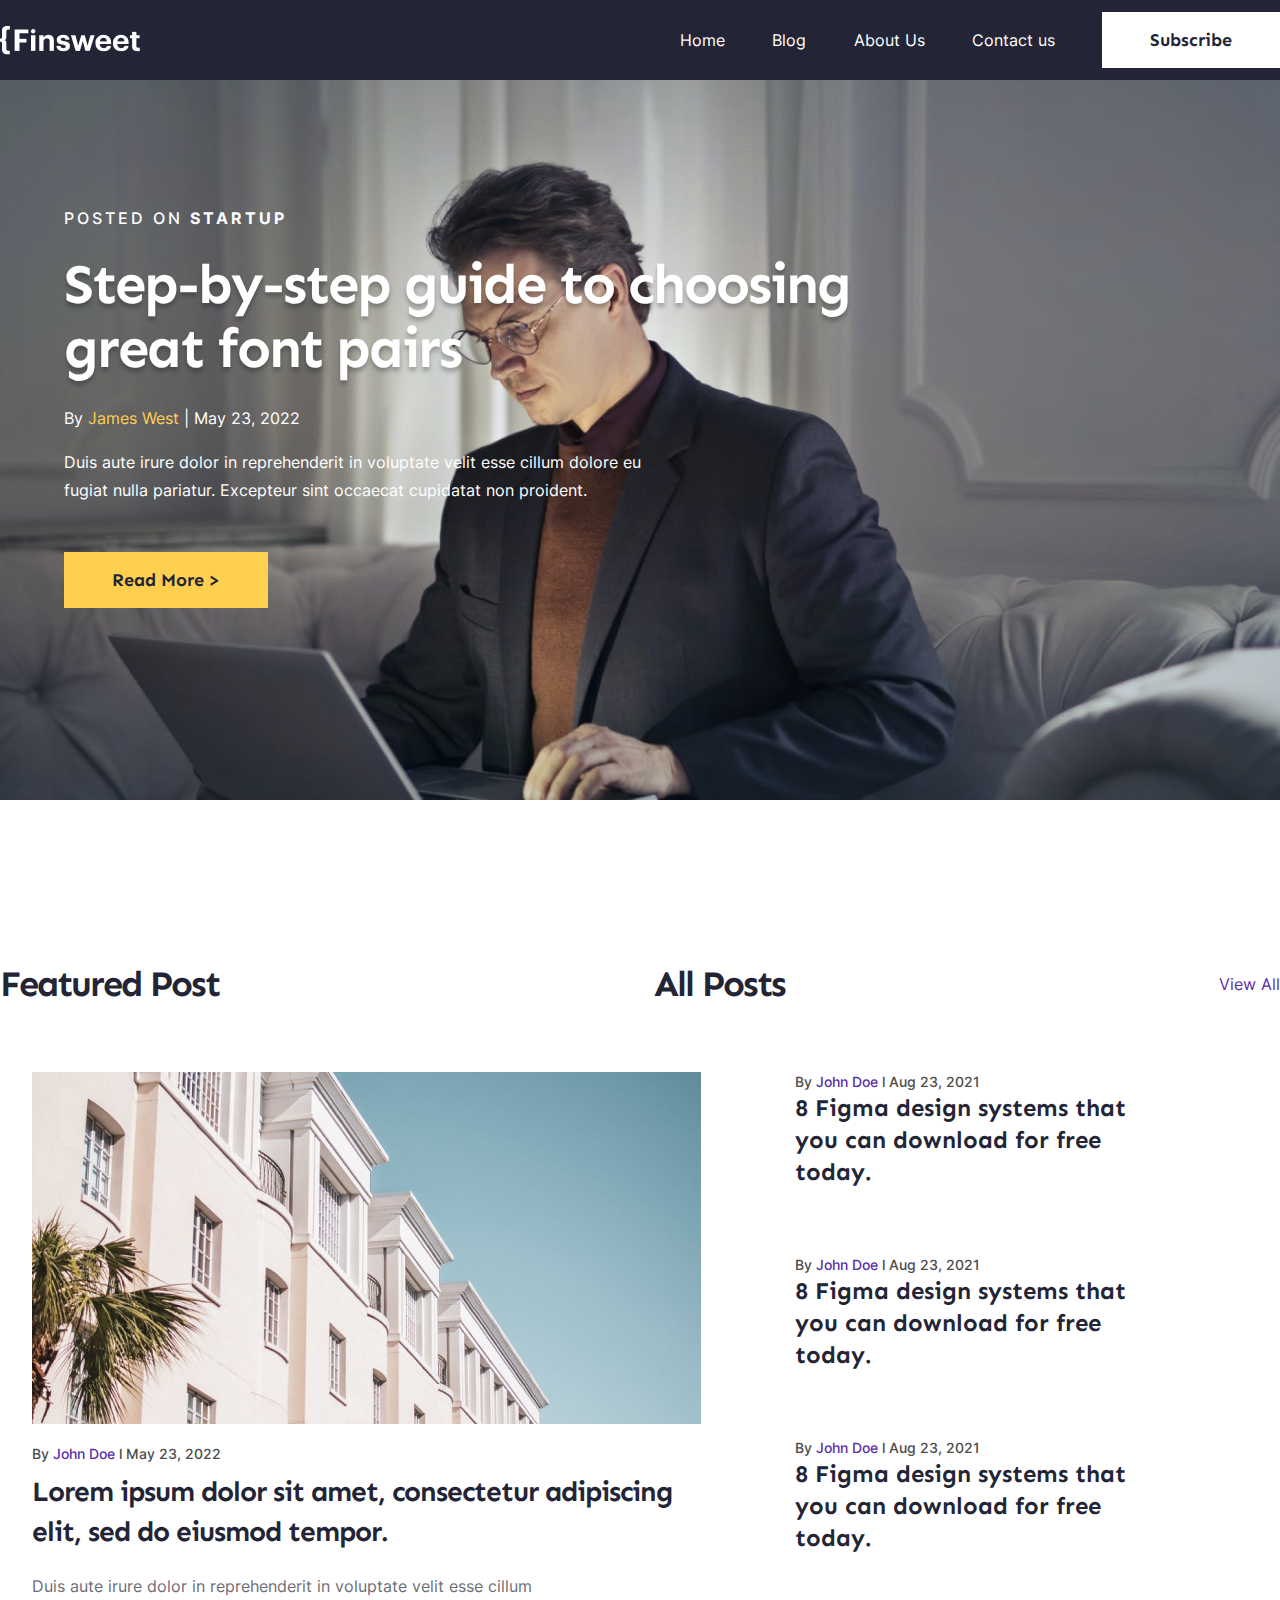
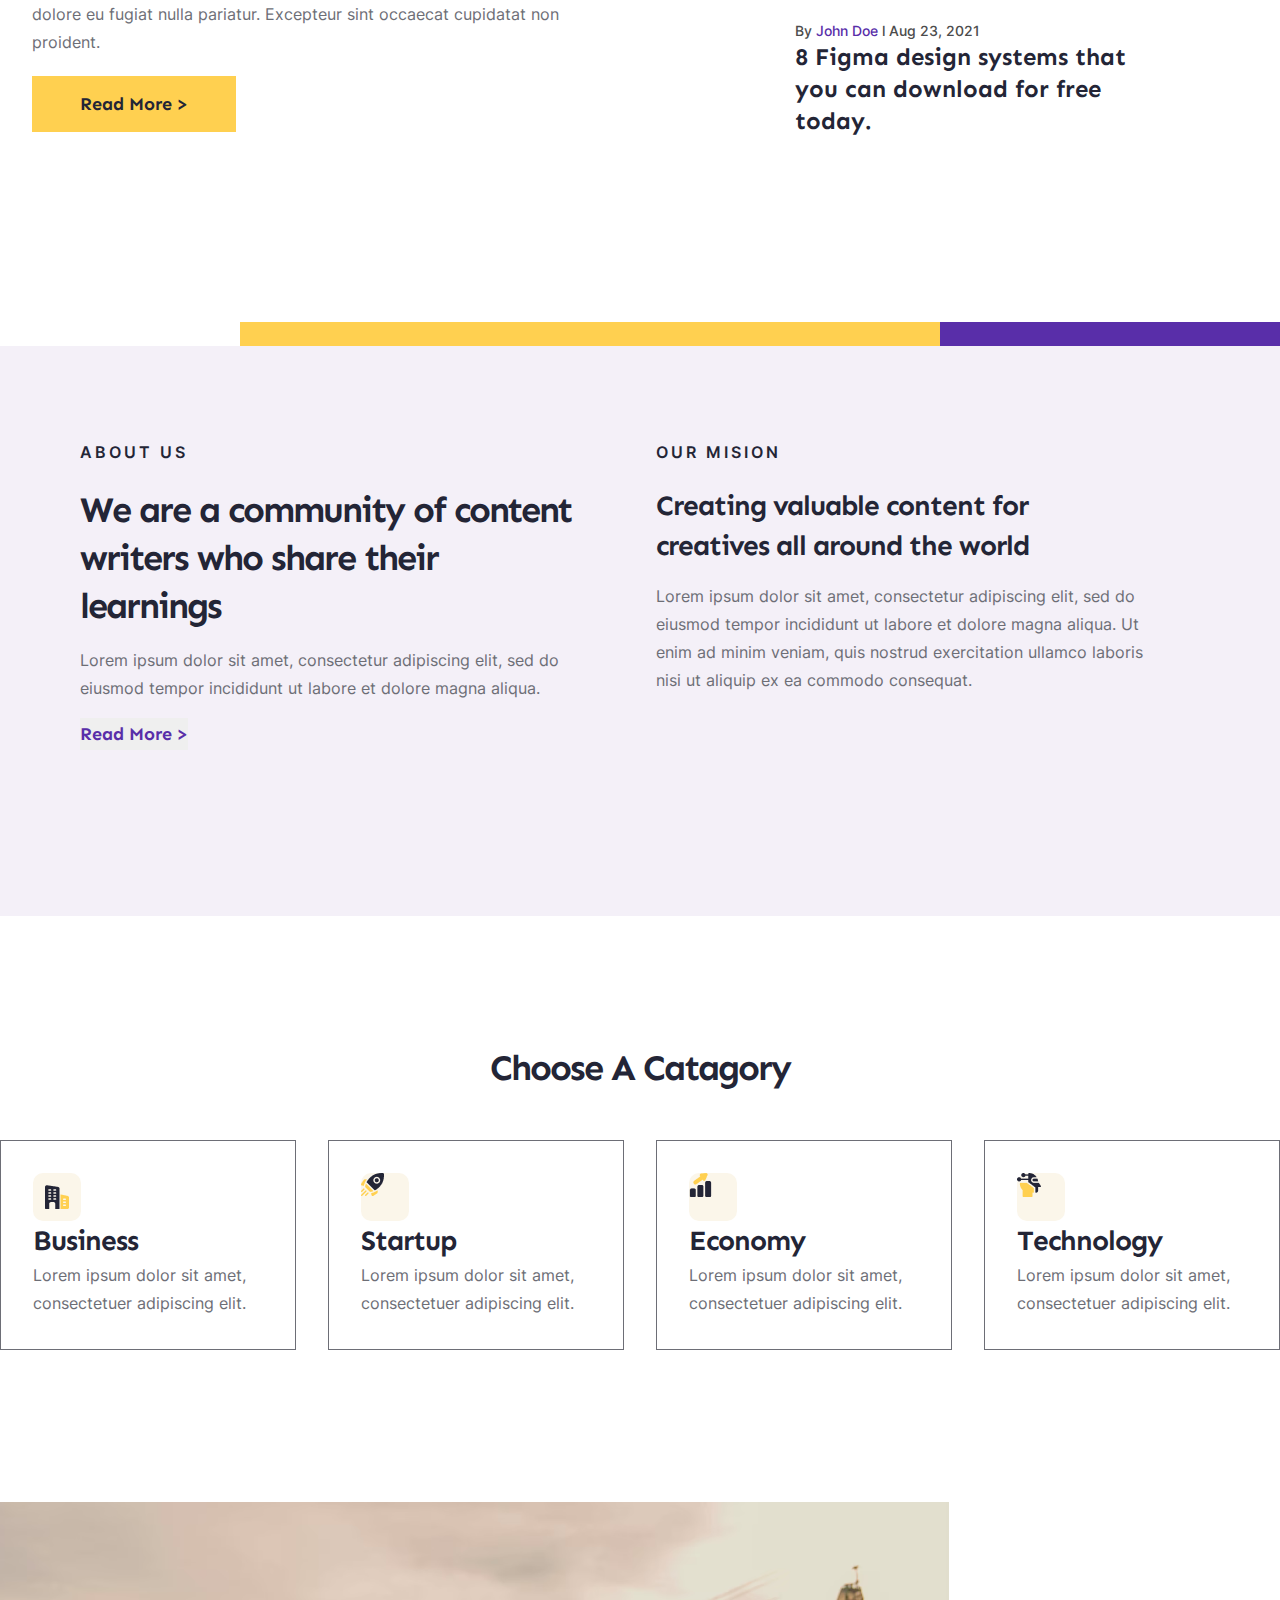
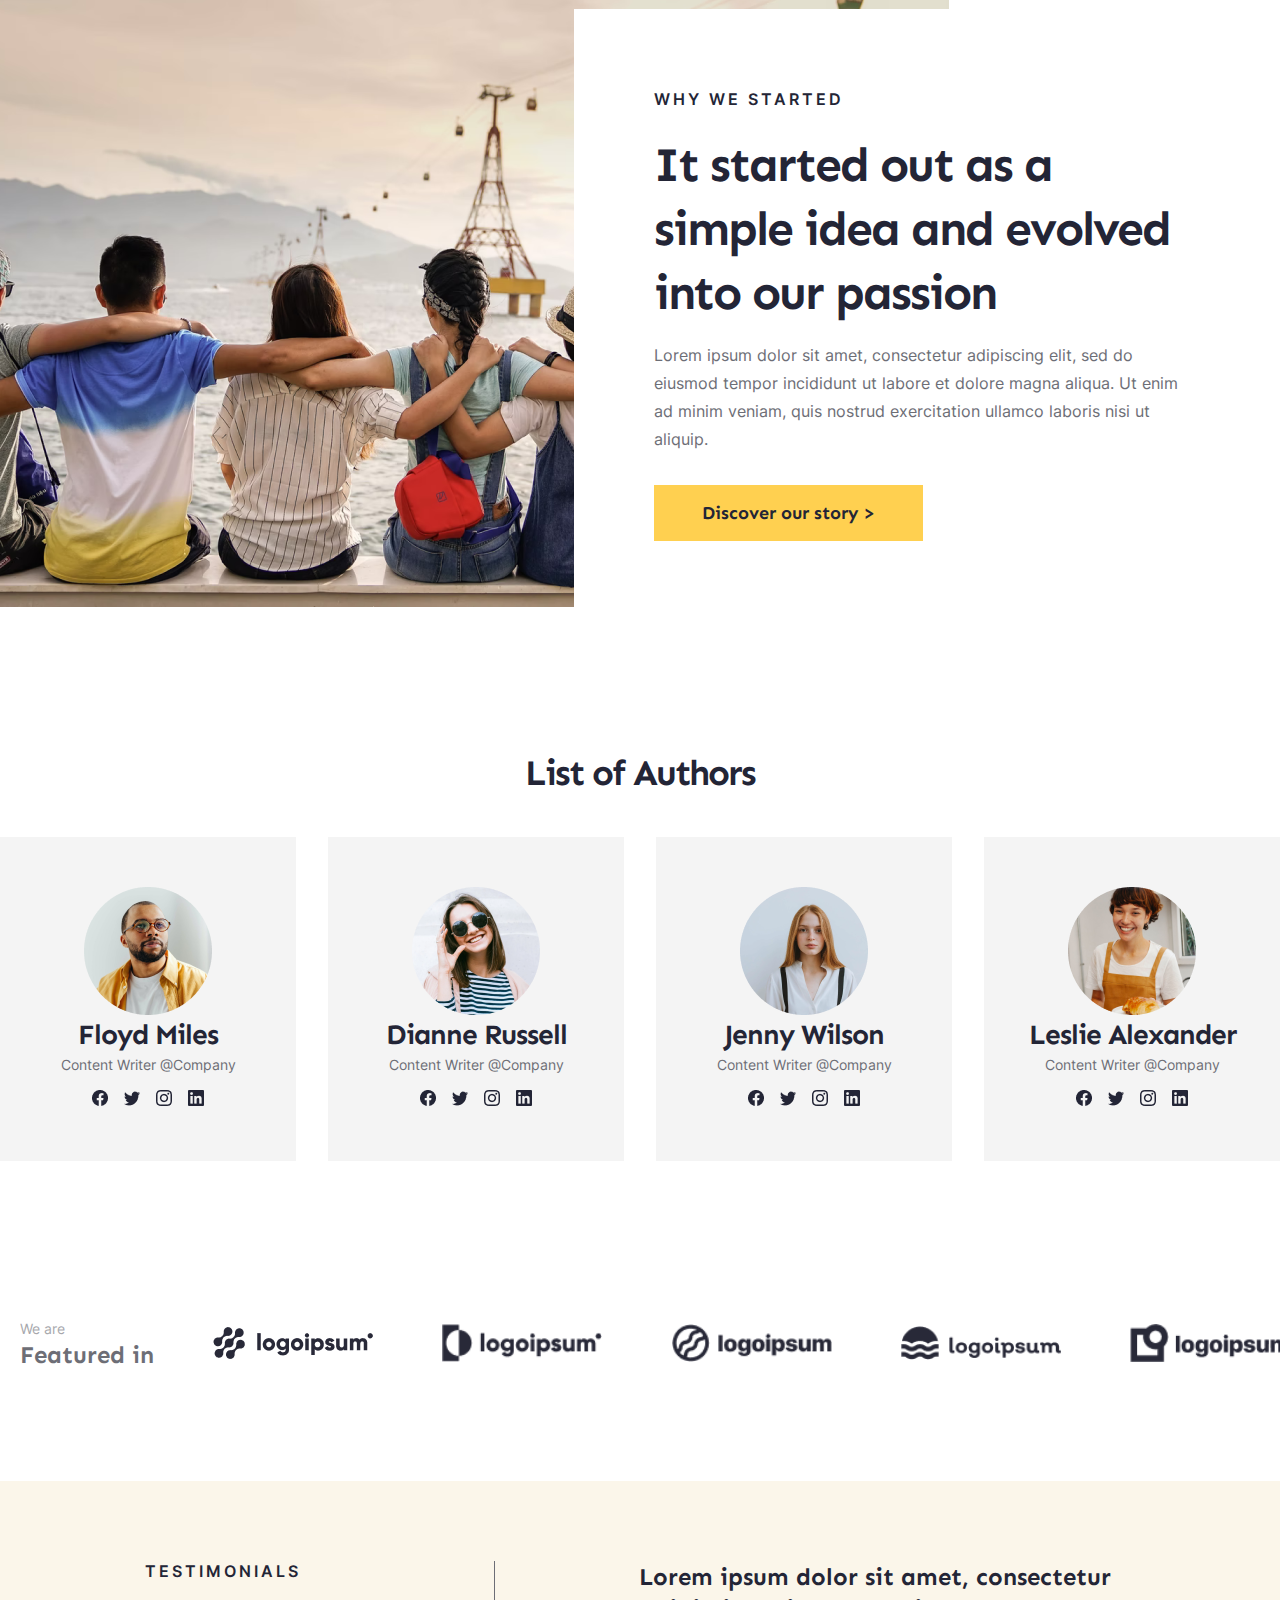
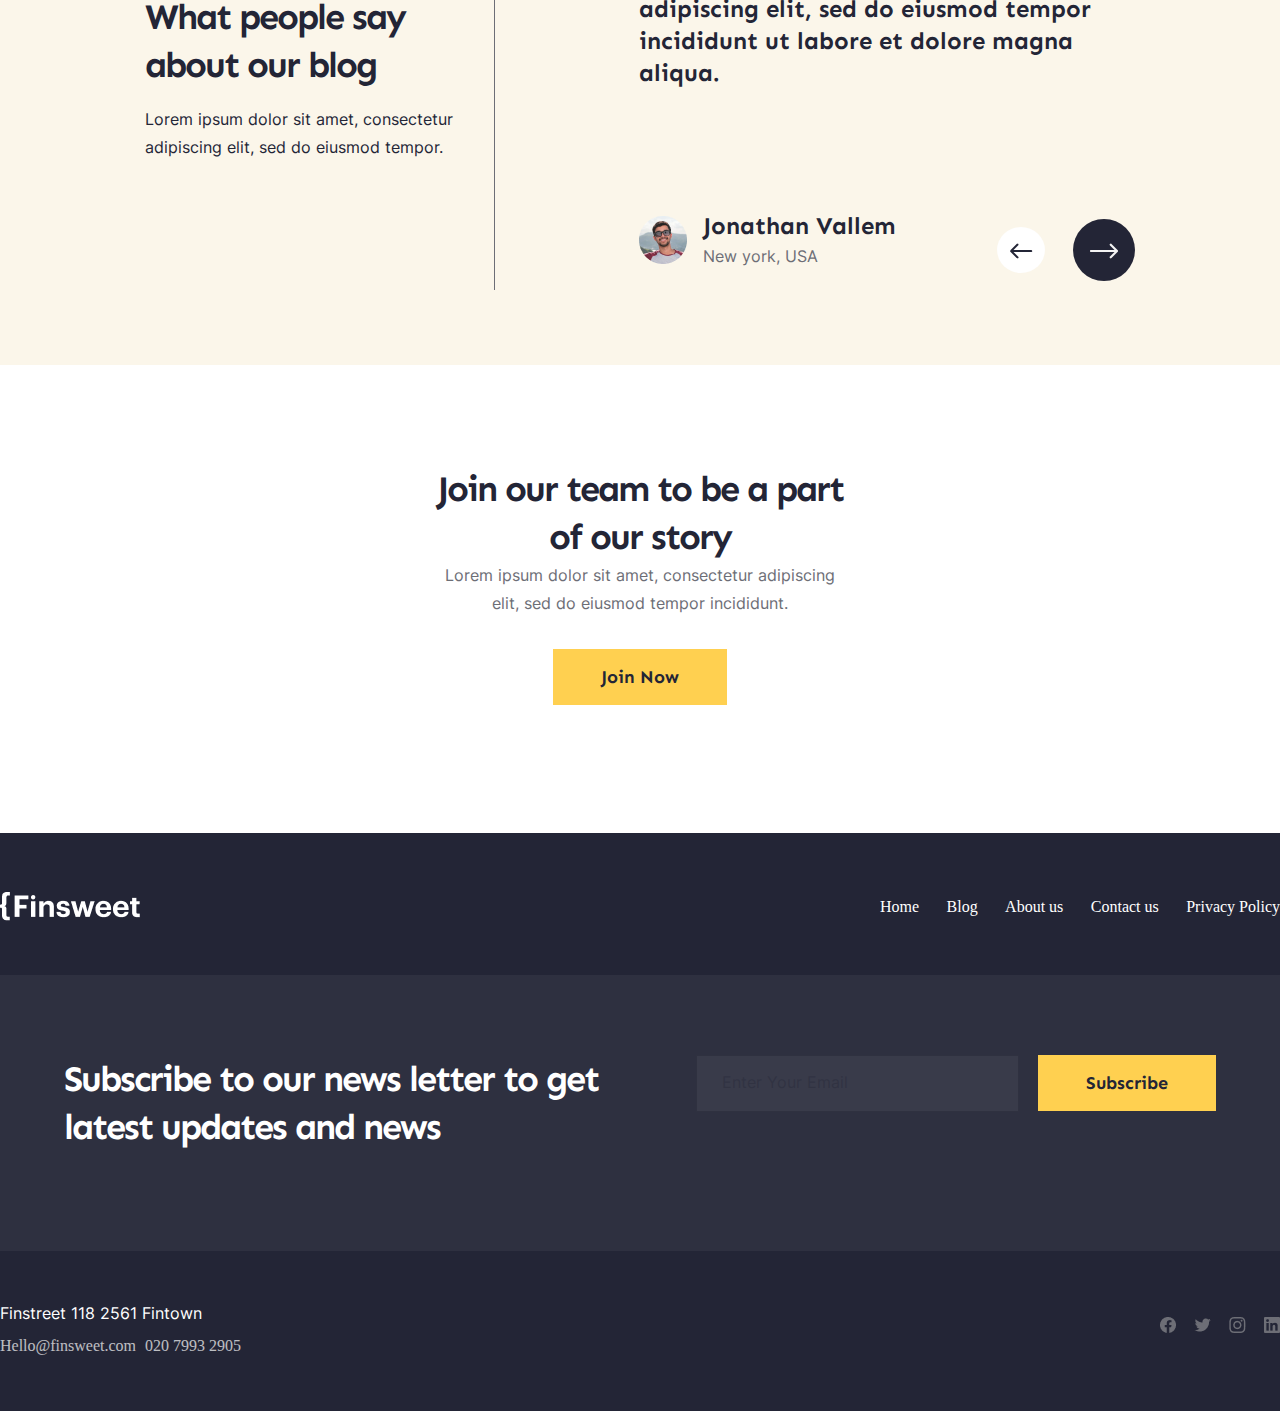
<file: index.html>
<!DOCTYPE html>
<html lang="en">
    <head>
        <meta charset="UTF-8">
        <meta name="viewport" content="width=device-width, initial-scale=1.0">
        <link rel="stylesheet" href="./fonts/InterFonts/stylesheet.css">
        <link rel="stylesheet" href="./fonts/SenFonts/stylesheet.css">
        <link rel="icon" href="./img/macbook-3.png">
        <title>Startup</title>
        <link rel="stylesheet" href="./indexCss/headerNav.css">
        <link rel="stylesheet" href="./indexCss/headerContainer.css">
        <link rel="stylesheet" href="./indexCss/style.css">
        <link rel="stylesheet" href="./indexCss/Choose.css">
        <link rel="stylesheet" href="./indexCss/List-of.css">
        <link rel="stylesheet" href="./indexCss/footer.css">
        <link rel="stylesheet" href="./indexCss/join.css">
        <link rel="stylesheet" href="./media/style.css">
    </head>
    <body>
        <header class="header-block">
            <div class="logoBlock">
                <div class="logoBlock-container">
                    <a><img class="logoBlock-img" src="./img/Logo.png" alt="Photo"></a>
                    <div>
                        <nav class="logoBlock-nav">
                            <a href="index.html" class="logoBlock-links">Home</a>
                            <a href="blog.html" class="logoBlock-links">Blog</a>
                            <a href="aboutUs.html" class="logoBlock-links">About Us</a>
                            <a href="contact.html" class="logoBlock-links">Contact us</a>
                            <a href="#input" class="logoBlock-nav-button">Subscribe</a>
                        </nav>
                        <div class="logoBlock-mobail">
                            <img class="logoBlock-mobail-img" src="./img/Без названия.png" alt="Photo">
                            <ul class="logoBlock-ul">
                                <li><a href="#" class="logoBlock-links">Home</a></li>
                                <li><a href="blog.html" class="logoBlock-links">Blog</a></li>
                                <li><a href="#" class="logoBlock-links">About Us</a></li>
                                <li><a href="#" class="logoBlock-links">Contact us</a></li>
                                <li><button>Subscribe</button></li>
                            </ul>
                        </div>
                    </div>
                </div>
            </div>
            <div class="header-container">
                <div class="header-container-block">
                    <p class="header-container-block-text">Posted on <b>STARTUP</b></p>
                    <h1 class="header-container-block-title">Step-by-step guide to choosing great font pairs</h1>
                    <p  class="header-container-block-text1">
                        By <span style="color:#FFD050;">James West</span> 
                        <time>|  May 23, 2022</time>
                    </p>
                    <p class="header-container-block-text3">
                        Duis aute irure dolor in reprehenderit in
                        voluptate velit esse cillum dolore eu
                        fugiat nulla pariatur. Excepteur sint
                        occaecat cupidatat non proident.
                    </p>
                    <button class="header-container-block-button">Read More ></button>
                </div>
            </div>
        </header>
        <section class="section1">
            <div class="section1-container">
                <div class="section1-container-block1">
                    <p  class="section1-container-block1-text1">Featured Post</p>
                    <p  class="section1-container-block1-text1">All Posts</p>
                    <a href="#" class="section1-container-block1-text3">View All</a>
                </div>
                <div class="section1-container-blocks">
                    <div class="section1-container-blocks-block1">
                        <img  class="section1-container-blocks-block1-img" src="./img/white.png" alt="Photo">
                        <p class="section1-container-blocks-block1-text1">
                            By <span style="color:#592EA9;">John Doe</span>   l   May 23, 2022
                        </p>
                        <p class="section1-container-blocks-block1-text2">
                            Lorem ipsum dolor sit amet,
                            consectetur adipiscing elit,
                            sed do eiusmod tempor.
                        </p>
                        <p class="section1-container-blocks-block1-text3">
                            Duis aute irure dolor in reprehenderit
                            in voluptate velit esse cillum dolore
                            eu fugiat nulla pariatur. Excepteur 
                            sint occaecat cupidatat non proident.
                        </p>
                        <button class="section1-container-blocks-block1-button">Read More ></button>
                    </div>
                    <div class="section1-container-blocks-block2">
                        <div class="section1-container-blocks-block2-block">
                            <p class="section1-container-blocks-block2-text1">
                                By <span style="color:#592EA9;">John Doe</span>   l   Aug 23, 2021 
                            </p>
                            <p class="section1-container-blocks-block2-text2">
                                8 Figma design systems that
                                 you can download for free today.
                            </p>
                        </div>
                        <div class="section1-container-blocks-block2-block">
                            <p class="section1-container-blocks-block2-text1">
                                By <span style="color:#592EA9;">John Doe</span>   l   Aug 23, 2021 
                            </p>
                            <p class="section1-container-blocks-block2-text2">
                                8 Figma design systems that
                                 you can download for free today.
                            </p>
                        </div>
                        <div class="section1-container-blocks-block2-block">
                            <p class="section1-container-blocks-block2-text1">
                                By <span style="color:#592EA9;">John Doe</span>   l   Aug 23, 2021 
                            </p>
                            <p class="section1-container-blocks-block2-text2">
                                8 Figma design systems that
                                 you can download for free today.
                            </p>
                        </div>
                        <div class="section1-container-blocks-block2-block">
                            <p class="section1-container-blocks-block2-text1">
                                By <span style="color:#592EA9;">John Doe</span>   l   Aug 23, 2021 
                            </p>
                            <p class="section1-container-blocks-block2-text2">
                                8 Figma design systems that
                                 you can download for free today.
                            </p>
                        </div>
                    </div>
                </div>
            </div>
        </section>
        <section class="section2">
            <div class="section2-container-color">
                <div class="section2-container-color-yellow"></div>
                <div class="section2-container-color-purple"></div>
            </div>
            <div class="section2-container">
                <div class="section2-container-blocks">
                    <div class="section2-container-block1">
                        <p class="section2-container-block1-text1">
                            ABOUT US
                        </p>
                        <h3 class="section2-container-block1-title">
                            We are a community of 
                            content writers who 
                            share their learnings
                        </h3>
                        <p class="section2-container-block1-text2">
                            Lorem ipsum dolor sit amet, 
                            consectetur adipiscing elit, 
                            sed do eiusmod tempor incididunt 
                            ut labore et dolore magna aliqua.
                        </p>
                        <button class="section2-container-block1-button">
                            Read More >
                        </button>
                    </div>
                    <div class="section2-container-block2">
                        <p class="section2-container-block2-text1">
                            Our mision
                        </p>
                        <h3 class="section2-container-block2-title">
                            Creating valuable content 
                            for creatives all around the world
                        </h3>
                        <p class="section2-container-block2-text2">
                            Lorem ipsum dolor sit amet, 
                            consectetur adipiscing elit, 
                            sed do eiusmod tempor incididunt 
                            ut labore et dolore magna aliqua. 
                            Ut enim ad minim veniam, quis nostrud 
                            exercitation ullamco laboris nisi ut 
                            aliquip ex ea commodo consequat.
                        </p>
                    </div>
                </div>
            </div>
        </section>
        <section class="section3">
            <div class="section3-container">
                <h2  class="section3-container-title">Choose A Catagory</h2>
                <div class="section3-container-blocks">
                    <div class="section3-container-blocks-block1">
                        <div class="section3-container-blocks-img">
                            <img src="./img/Icon (3).png" alt="photo">
                        </div>
                        <h3 class="section3-container-blocks-title">
                            Business
                        </h3>
                        <p class="section3-container-blocks-text">
                            Lorem ipsum dolor sit amet, 
                            consectetuer adipiscing elit.
                        </p>
                    </div>
                    <div class="section3-container-blocks-block1">
                        <div class="section3-container-blocks-img">
                            <img src="./img/shuttle (1).png" alt="photo">
                        </div>
                        <h3 class="section3-container-blocks-title">
                            Startup
                        </h3>
                        <p class="section3-container-blocks-text">
                            Lorem ipsum dolor sit amet, 
                            consectetuer adipiscing elit.
                        </p>
                    </div>
                    <div class="section3-container-blocks-block1">
                        <div class="section3-container-blocks-img">
                            <img src="./img/economy (1).png" alt="photo">
                        </div>
                        <h3 class="section3-container-blocks-title">
                            Economy
                        </h3>
                        <p class="section3-container-blocks-text">
                            Lorem ipsum dolor sit amet, 
                            consectetuer adipiscing elit.
                        </p>
                    </div>
                    <div class="section3-container-blocks-block1">
                        <div class="section3-container-blocks-img">
                            <img src="./img/cyborg (1).png" alt="photo">
                        </div>
                        <h3 class="section3-container-blocks-title">
                            Technology
                        </h3>
                        <p class="section3-container-blocks-text">
                            Lorem ipsum dolor sit amet, 
                            consectetuer adipiscing elit.
                        </p>
                    </div>
                </div>
            </div>
        </section>
        <section class="section4">
            <div class="section4-container">
                <img  class="section4-container-img" src="./img/close-up.png" alt="photo">
                <div class="section4-container-block">
                    <p class="section4-container-block-text1">
                        Why we started 
                    </p>
                    <h2 class="section4-container-block-title">
                        It started out as a simple 
                        idea and evolved into our passion
                    </h2>
                    <p class="section4-container-block-text2">
                        Lorem ipsum dolor sit amet, 
                        consectetur adipiscing elit, 
                        sed do eiusmod tempor incididunt 
                        ut labore et dolore magna aliqua. 
                        Ut enim ad minim veniam, quis nostrud 
                        exercitation ullamco laboris nisi ut aliquip.
                    </p>
                    <button class="section4-container-block-button">
                        Discover our story >
                    </button>
                </div>
            </div>
        </section>
        <section class="section5">
            <div class="section5-container">
                <h2 class="section5-container-title">
                    List of Authors
                </h2>
                <div class="section5-container-blocks">
                    <div  class="section5-container-blocks-block1">
                        <div class="section5-container-blocks-block1-img"></div>
                        <h3 class="section5-container-blocks-block1-title">
                            Floyd Miles
                        </h3>
                        <p class="section5-container-blocks-block1-text">
                            Content Writer @Company
                        </p>
                        <div class="section5-container-blocks-block1-socialLinks">
                            <a class="section5-container-blocks-block1-socialLinks1" href="https://ru-ru.facebook.com/">
                                <img src="./img/Negative2.png" alt="photo">
                            </a>
                            <a class="section5-container-blocks-block1-socialLinks1"  href="https://twitter.com/">
                                <img src="./img/Negative.png" alt="photo">
                            </a>
                            <a class="section5-container-blocks-block1-socialLinks1"  href="https://www.instagram.com/">
                                <img src="./img/Negative3.png" alt="photo">
                            </a>
                            <a class="section5-container-blocks-block1-socialLinks1"  href="https://www.linkedin.com/">
                                <img src="./img/Negative1.png" alt="photo">
                            </a>
                        </div> 
                    </div>
                    <div  class="section5-container-blocks-block1">
                        <div class="section5-container-blocks-block1-img1"></div>
                        <h3 class="section5-container-blocks-block1-title">
                            Dianne Russell
                        </h3>
                        <p class="section5-container-blocks-block1-text">
                            Content Writer @Company
                        </p>
                        <div class="section5-container-blocks-block1-socialLinks">
                            <a class="section5-container-blocks-block1-socialLinks1"  href="https://ru-ru.facebook.com/">
                                <img src="./img/Negative2.png" alt="photo">
                            </a>
                            <a class="section5-container-blocks-block1-socialLinks1"  href="https://twitter.com/">
                                <img src="./img/Negative.png" alt="photo">
                            </a>
                            <a class="section5-container-blocks-block1-socialLinks1"  href="https://www.instagram.com/">
                                <img src="./img/Negative3.png" alt="photo">
                            </a>
                            <a class="section5-container-blocks-block1-socialLinks1"  href="https://www.linkedin.com/">
                                <img src="./img/Negative1.png" alt="photo">
                            </a>
                        </div> 
                    </div>
                    <div  class="section5-container-blocks-block1">
                        <div class="section5-container-blocks-block1-img2"></div>
                        <h3 class="section5-container-blocks-block1-title">
                            Jenny Wilson
                        </h3>
                        <p class="section5-container-blocks-block1-text">
                            Content Writer @Company
                        </p>
                        <div class="section5-container-blocks-block1-socialLinks">
                            <a class="section5-container-blocks-block1-socialLinks1"  href="https://ru-ru.facebook.com/">
                                <img src="./img/Negative2.png" alt="photo">
                            </a>
                            <a class="section5-container-blocks-block1-socialLinks1"  href="https://twitter.com/">
                                <img src="./img/Negative.png" alt="photo">
                            </a>
                            <a class="section5-container-blocks-block1-socialLinks1"  href="https://www.instagram.com/">
                                <img src="./img/Negative3.png" alt="photo">
                            </a>
                            <a class="section5-container-blocks-block1-socialLinks1"  href="https://www.linkedin.com/">
                                <img src="./img/Negative1.png" alt="photo">
                            </a>
                        </div> 
                    </div>
                    <div  class="section5-container-blocks-block1">
                        <div class="section5-container-blocks-block1-img3"></div>
                        <h3 class="section5-container-blocks-block1-title">
                            Leslie Alexander
                        </h3>
                        <p class="section5-container-blocks-block1-text">
                            Content Writer @Company
                        </p>
                        <div class="section5-container-blocks-block1-socialLinks">
                            <a class="section5-container-blocks-block1-socialLinks1"  href="https://ru-ru.facebook.com/">
                                <img src="./img/Negative2.png" alt="photo">
                            </a>
                            <a class="section5-container-blocks-block1-socialLinks1"  href="https://twitter.com/">
                                <img src="./img/Negative.png" alt="photo">
                            </a>
                            <a class="section5-container-blocks-block1-socialLinks1"  href="https://www.instagram.com/">
                                <img src="./img/Negative3.png" alt="photo">
                            </a>
                            <a class="section5-container-blocks-block1-socialLinks1"  href="https://www.linkedin.com/">
                                <img src="./img/Negative1.png" alt="photo">
                            </a>
                        </div> 
                    </div>      
                </div>
            </div>
        </section>
        <section class="section6">
            <div class="section6-container">
                <div  class="section6-container-titleBlock">
                    <p class="section6-container-titleBlock-text">
                        We are
                    </p>
                    <h4 class="section6-container-titleBlock-title">
                        Featured in
                    </h4>
                </div>
                <a href="#"><img  class="section6-container-img"  src="./img/Logo 1.png" alt="photo"></a>
                <a href="#"><img  class="section6-container-img" src="./img/Logo 2.png" alt="photo"></a>
                <a href="#"><img  class="section6-container-img" src="./img/Logo 3.png" alt="photo"></a>
                <a href="#"><img  class="section6-container-img" src="./img/Logo 4.png" alt="photo"></a>
                <a href="#"><img  class="section6-container-img" src="./img/Logo 5.png" alt="photo"></a>
            </div>
        </section>
        <section class="section7">
            <div class="section7-container">
                <div class="section7-container-block1">
                    <p class="section7-container-block1-text1">
                        TESTIMONIALS
                    </p>
                    <h2 class="section7-container-block1-title">
                        What people say about our blog
                    </h2>
                    <p class="section7-container-block1-text2">
                        Lorem ipsum dolor sit amet, 
                        consectetur adipiscing elit, 
                        sed do eiusmod tempor.
                    </p>
                </div>
                <div class="section7-container-block2">
                    <p class="section7-container-block2-text1">
                        Lorem ipsum dolor sit amet, 
                        consectetur adipiscing elit, 
                        sed do eiusmod tempor incididunt 
                        ut labore et dolore magna aliqua.
                    </p>
                    <div  class="section7-container-block2-profil">
                        <div class="section7-container-block2-profil-img">
                            <img src="./img/Profile picture.png" alt="photo">
                            <div class="section7-container-block2-profil-text">
                                <h4 class="section7-container-block2-title">Jonathan Vallem</h4>
                                <p class="section7-container-block2-text2">New york, USA</p>
                            </div>
                        </div>
                        <div>
                            <button class="section7-container-block2-backButton"></button>
                            <button class="section7-container-block2-nextButton"></button>
                        </div>
                    </div>
                </div>
            </div>
        </section>
        <section class="section8">
            <div class="section8-conrainer">
                <h2  class="section8-conrainer-title">
                    Join our team to be a part of our story
                </h2>
                <p  class="section8-conrainer-text">
                    Lorem ipsum dolor sit amet, 
                    consectetur adipiscing elit,
                    sed do eiusmod tempor incididunt.
                </p>
                <button  class="section8-conrainer-button">
                    Join Now
                </button>
            </div>
        </section>
        <footer class="footer">
            <div class="footer-container">
                <div class="footer-container-logoBlock">
                    <img src="./img/Logo.png" alt="photo">
                    <nav class="footer-container-nav">
                        <a  class="footer-container-nav-link zoom"  href="#">Home</a>
                        <a  class="footer-container-nav-link zoom" href="#">Blog</a>
                        <a  class="footer-container-nav-link zoom" href="#">About us</a>
                        <a  class="footer-container-nav-link zoom" href="#">Contact us</a>
                        <a class="zoom" href="#">Privacy Policy</a>
                    </nav>
                </div>
                <div class="footer-container-emailBlock">
                    <h2 class="footer-container-emailBlock-title">
                        Subscribe to our news letter 
                        to get latest updates and news
                    </h2>
                    <form class="footer-container-forms">
                        <input id="input" class="footer-container-emailBlock-input" type="email" placeholder="Enter Your Email" name="e_mail">
                        <button class="footer-container-emailBlock-button">
                            Subscribe
                        </button>
                    </form>
                </div>
                <div class="footer-container-socialBlock">
                    <div>
                        <address class="footer-container-socialBlock-address">
                            Finstreet 118 2561 Fintown
                        </address>
                        <a class="footer-address" href="mailto:Hello@finsweet.com">Hello@finsweet.com</a>
                        <a id="tel" href="tel:020 7993 2905">020 7993 2905</a>
                    </div>
                    <div class="footer-container-socialBlock-links">
                        <a class="footer-container-socialBlock-links1" href="https://ru-ru.facebook.com/">
                            <img  src="./img/Negative4.png" alt="photo">
                        </a>
                        <a class="footer-container-socialBlock-links1" href="https://twitter.com/">
                            <img  src="./img/Negative5.png" alt="photo">
                        </a>
                        <a class="footer-container-socialBlock-links1" href="https://www.instagram.com/">
                            <img src="./img/Negative7.png" alt="photo">
                        </a>
                        <a class="footer-container-socialBlock-links1" href="https://www.linkedin.com/">
                            <img  src="./img/Negative6.png" alt="photo">
                        </a>
                    </div>
                </div>
            </div>
        </footer>
    </body>
</html>
</file>
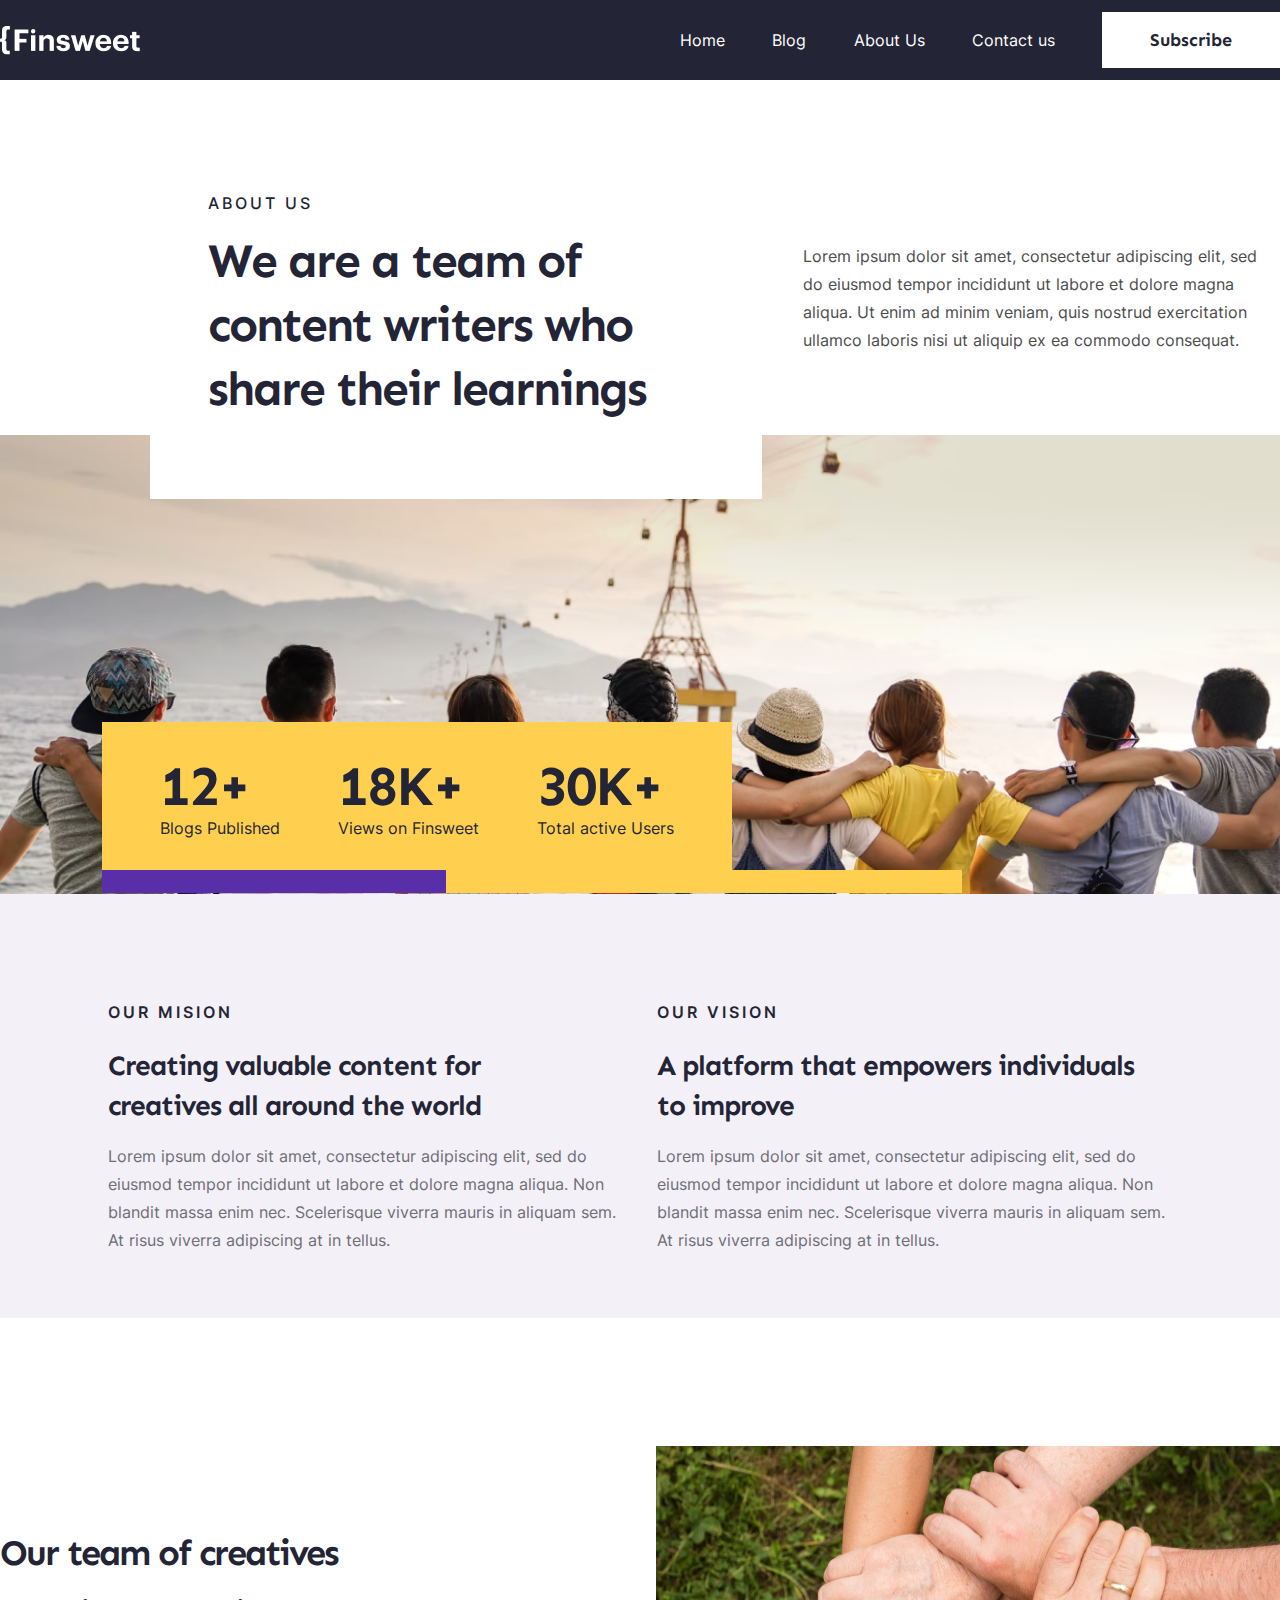
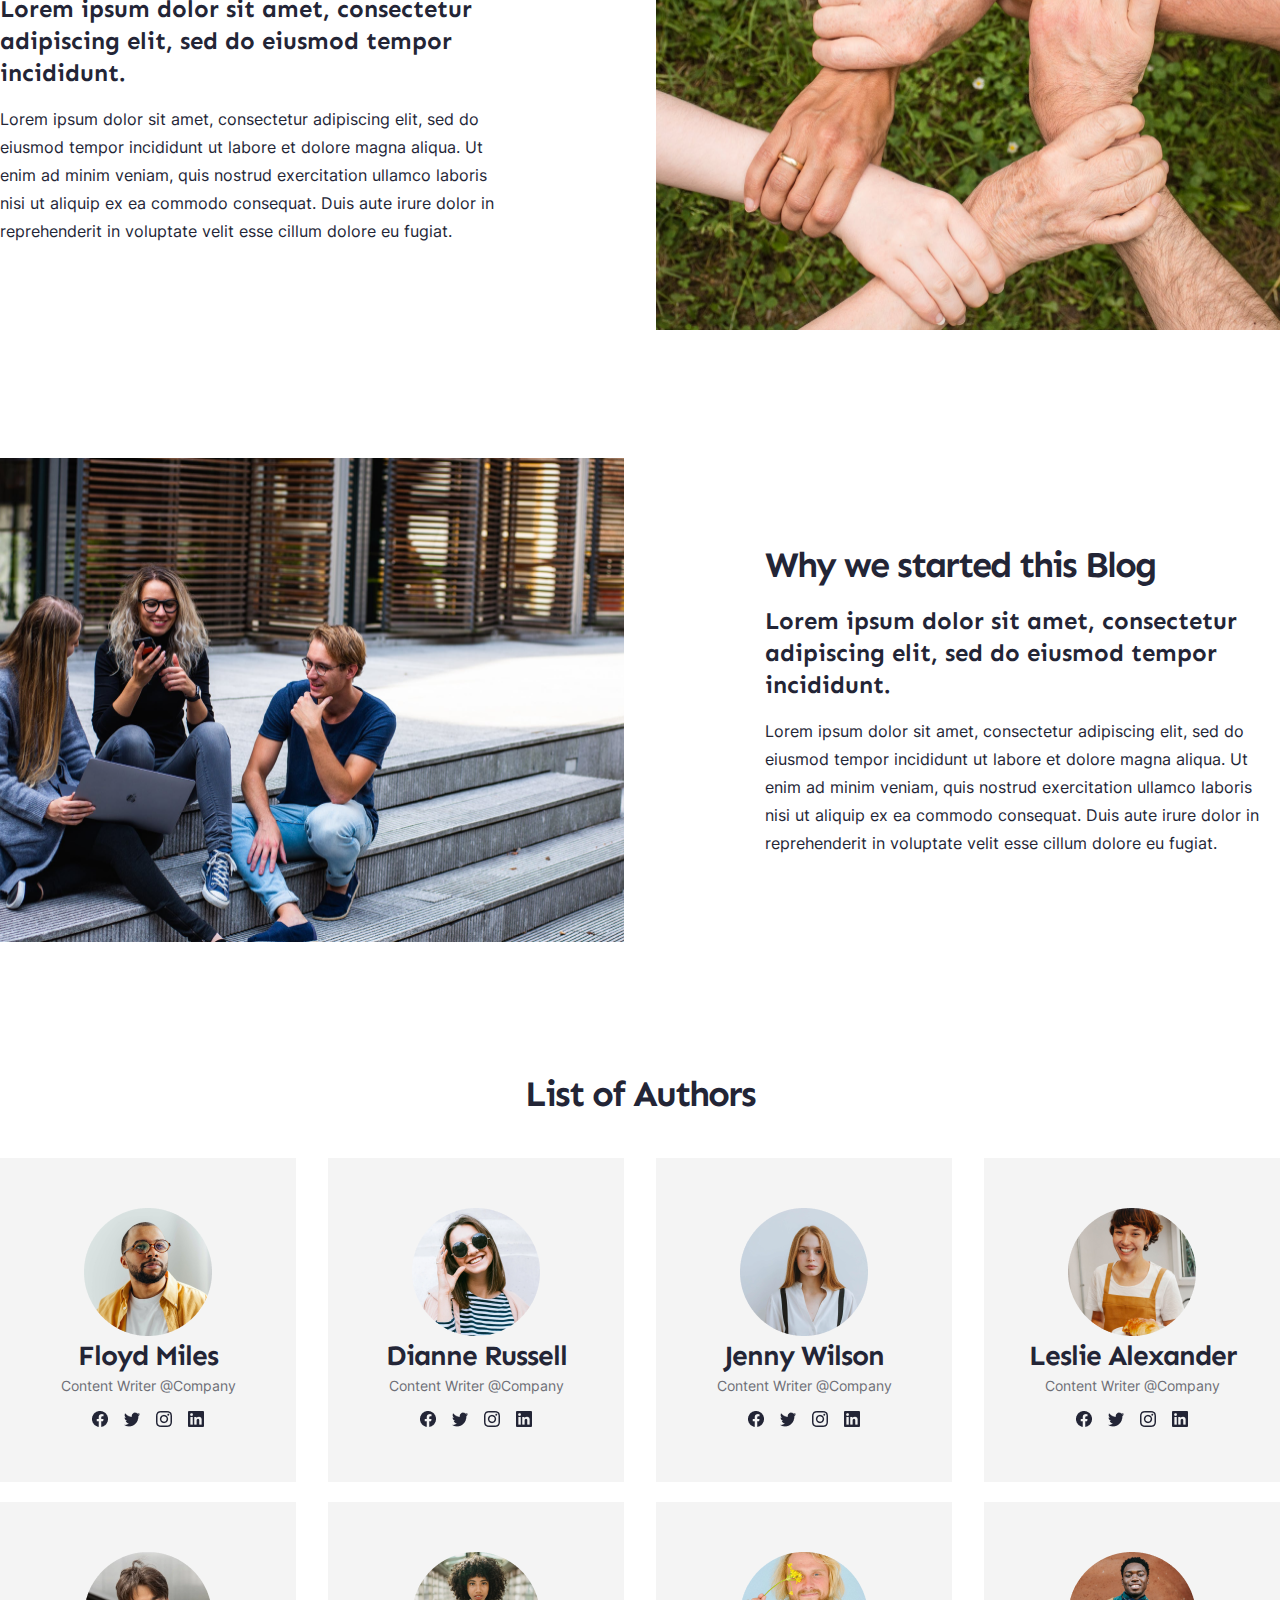
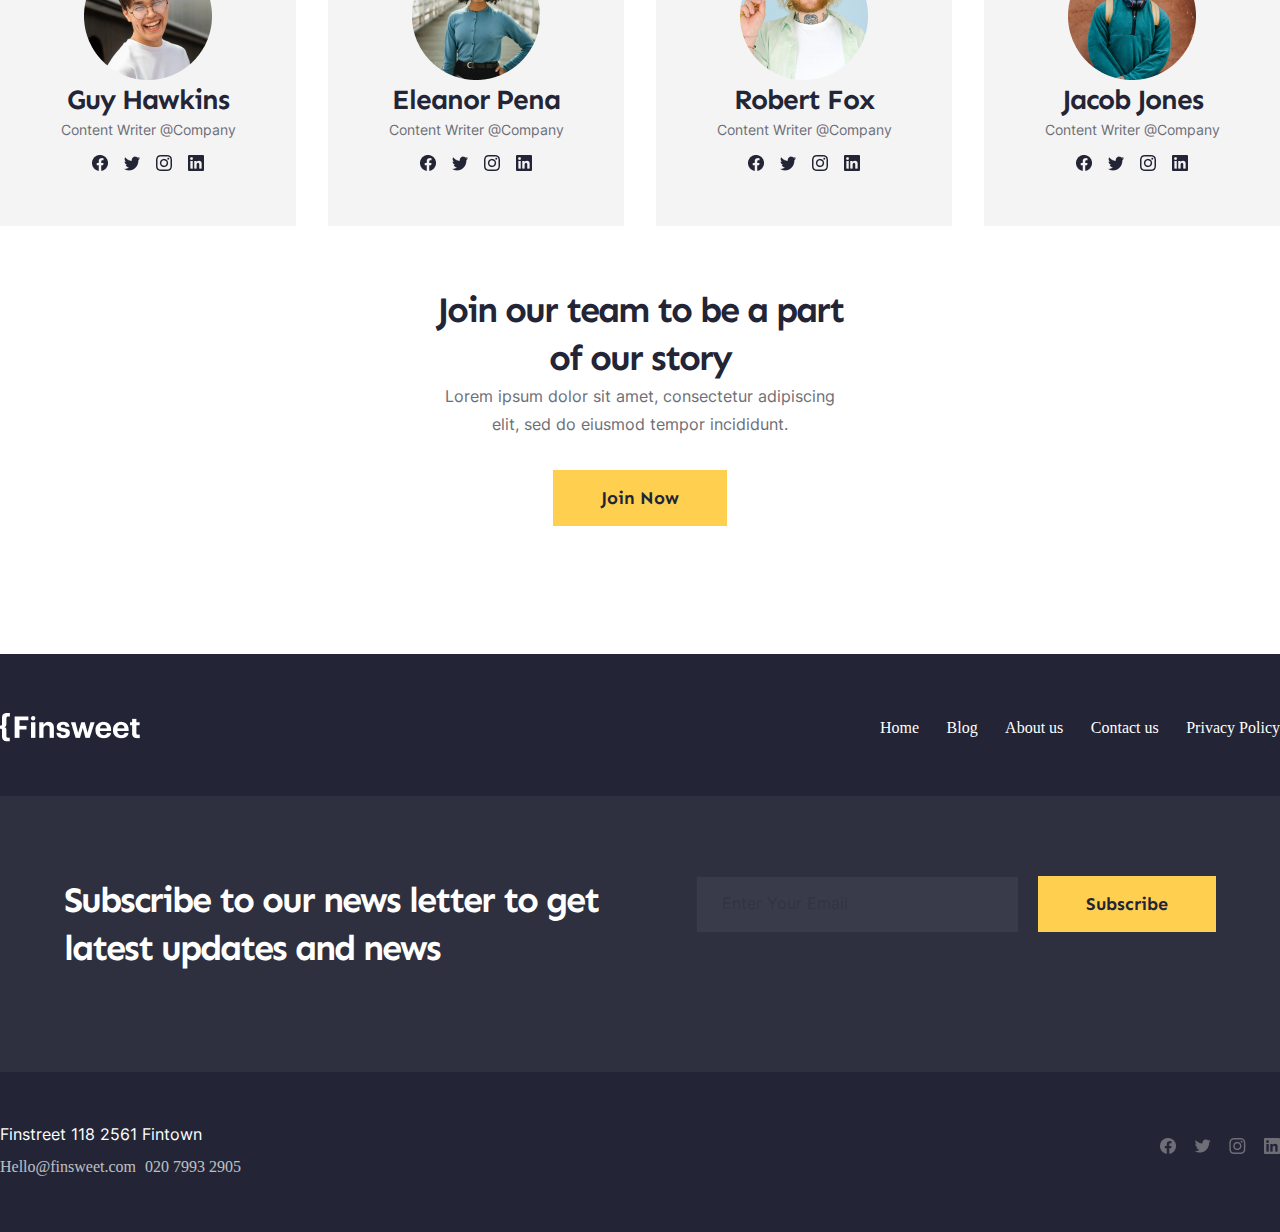
<file: aboutUs.html>
<!DOCTYPE html>
<html lang="en">
<head>
    <meta charset="UTF-8">
    <meta name="viewport" content="width=device-width, initial-scale=1.0">
    <link rel="stylesheet" href="./fonts/InterFonts/stylesheet.css">
    <link rel="stylesheet" href="./fonts/SenFonts/stylesheet.css">
    <title>About Us</title>
    <link rel="icon" href="./img/close-up.png">
    <link rel="stylesheet" href="./About us Css/headerNav.css">
    <link rel="stylesheet" href="./About us Css/List-of.css">
    <link rel="stylesheet" href="./About us Css/join.css">
    <link rel="stylesheet" href="./About us Css/footer.css">
    <link rel="stylesheet" href="./About us Css/style.css">
    <link rel="stylesheet" href="./media/about us media/style.css">
</head>
<body>
    <header class="header">
        <div class="logoBlock">
            <div class="logoBlock-container">
                <a><img class="logoBlock-img" src="./img/Logo.png" alt="Photo"></a>
                <div>
                    <nav class="logoBlock-nav">
                        <a href="index.html" class="logoBlock-links">Home</a>
                        <a href="blog.html" class="logoBlock-links">Blog</a>
                        <a href="aboutUs.html" class="logoBlock-links">About Us</a>
                        <a href="contact.html" class="logoBlock-links">Contact us</a>
                        <a href="#input" class="logoBlock-nav-button">Subscribe</a>
                    </nav>
                    <div class="logoBlock-mobail">
                        <img class="logoBlock-mobail-img" src="./img/Без названия.png" alt="Photo">
                        <ul class="logoBlock-ul">
                            <li><a href="#" class="logoBlock-links">Home</a></li>
                            <li><a href="blog.html" class="logoBlock-links">Blog</a></li>
                            <li><a href="#" class="logoBlock-links">About Us</a></li>
                            <li><a href="#" class="logoBlock-links">Contact us</a></li>
                            <li><button>Subscribe</button></li>
                        </ul>
                    </div>
                </div>
            </div>
        </div>
        <div class="header-container">
            <div class="header-container-blocks">
               <div class="header-container-blocks-block1">
                    <p class="header-container-blocks-block1-text">
                        ABOUT US
                    </p>
                    <h1 class="header-container-blocks-block1-title">
                        We are a team of content writers 
                        who share their learnings
                    </h1>
               </div>
               <p class="header-container-blocks-text">
                    Lorem ipsum dolor sit amet, consectetur 
                    adipiscing elit, sed do eiusmod tempor 
                    incididunt ut labore et dolore magna aliqua. 
                    Ut enim ad minim veniam, quis nostrud exercitation 
                    ullamco laboris nisi ut aliquip ex ea commodo consequat.
               </p>
            </div>
            <div class="header-container-colorsBlock">
                <div class="header-container-colorsBlock1">
                    <div class="header-container-colorsBlock-text">
                        <div>
                            <p class="header-container-colorsBlock-text-text1">
                                12+
                            </p>
                            <p class="header-container-colorsBlock-text-text2">
                                Blogs Published
                            </p>
                        </div>
                        <div>
                            <p class="header-container-colorsBlock-text-text1">
                                18K+
                            </p>
                            <p class="header-container-colorsBlock-text-text2">
                                Views on Finsweet
                            </p>
                        </div>
                        <div>
                            <p class="header-container-colorsBlock-text-text1">
                                30K+
                            </p>
                            <p class="header-container-colorsBlock-text-text2">
                                Total active Users
                            </p>
                        </div>
                    </div>
                    <div class="header-container-colorsBlock-color">
                        <div class="header-container-colorsBlock-color-purple"></div>
                        <div class="header-container-colorsBlock-color-yellow"></div>
                    </div>
                </div>
            </div>
        </div>
    </header>
    <section class="section1">
        <div class="section1-container">
            <div  class="section1-container-block">
                <div class="section1-container-block-block1">
                    <p  class="section1-container-block-text1">
                        Our mision
                    </p>
                    <h3  class="section1-container-block-title">
                        Creating valuable content for 
                        creatives all around the world
                    </h3>
                    <p  class="section1-container-block-text2">
                        Lorem ipsum dolor sit amet, 
                        consectetur adipiscing elit, 
                        sed do eiusmod tempor incididunt 
                        ut labore et dolore magna aliqua. 
                        Non blandit massa enim nec. Scelerisque 
                        viverra mauris in aliquam sem. At risus 
                        viverra adipiscing at in tellus.
                    </p>
                </div>
                <div class="section1-container-block-block2">
                    <div>
                        <p  class="section1-container-block-text1">
                            Our Vision
                        </p>
                        <h3  class="section1-container-block-title">
                            A platform that empowers 
                            individuals to improve
                        </h3>
                        <p  class="section1-container-block-text2">
                            Lorem ipsum dolor sit amet, 
                            consectetur adipiscing elit, 
                            sed do eiusmod tempor incididunt 
                            ut labore et dolore magna aliqua. 
                            Non blandit massa enim nec. Scelerisque 
                            viverra mauris in aliquam sem. At risus 
                            viverra adipiscing at in tellus.
                        </p>
                    </div>
                </div>
            </div>
        </div>
    </section>
    <section class="section2">
        <div class="section2-container">
            <div class="section2-container-block1">
                <h2 class="section2-container-block1-title1">
                    Our team of creatives 
                </h2>
                <h4 class="section2-container-block1-title2">
                    Lorem ipsum dolor sit amet, 
                    consectetur adipiscing elit, 
                    sed do eiusmod tempor incididunt.
                </h4>
                <p class="section2-container-block1-text">
                    Lorem ipsum dolor sit amet, consectetur 
                    adipiscing elit, sed do eiusmod tempor 
                    incididunt ut labore et dolore magna aliqua. 
                    Ut enim ad minim veniam, quis nostrud exercitation 
                    ullamco laboris nisi ut aliquip ex ea commodo consequat. 
                    Duis aute irure dolor in reprehenderit in voluptate velit 
                    esse cillum dolore eu fugiat.
                </p>
            </div>
            <div class="section2-container-block2">
                <img class="section2-container-block2-img" src="./img/ground.png" alt="photo">
            </div>
        </div>
    </section>
    <section class="section3">
        <div class="section3-container">
            <div class="section3-container-block1">
                <img class="section3-container-block1-img" src="./img/three-persons.png" alt="photo">
            </div>
            <div class="section3-container-block2">
                <h2 class="section3-container-block2-title1">
                    Why we started this Blog
                </h2>
                <h4 class="section3-container-block2-title2">
                    Lorem ipsum dolor sit amet, 
                    consectetur adipiscing elit, 
                    sed do eiusmod tempor incididunt.
                </h4>
                <p class="section3-container-block2-text">
                    Lorem ipsum dolor sit amet, consectetur 
                    adipiscing elit, sed do eiusmod tempor 
                    incididunt ut labore et dolore magna aliqua. 
                    Ut enim ad minim veniam, quis nostrud exercitation 
                    ullamco laboris nisi ut aliquip ex ea commodo consequat. 
                    Duis aute irure dolor in reprehenderit in voluptate velit 
                    esse cillum dolore eu fugiat.
                </p>
            </div>
        </div>
    </section>
    <section class="section5">
        <div class="section5-container">
            <h2 class="section5-container-title">
                List of Authors
            </h2>
            <div class="section5-container-blocks">
                <div  class="section5-container-blocks-block1">
                    <div class="section5-container-blocks-block1-img"></div>
                    <h3 class="section5-container-blocks-block1-title">
                        Floyd Miles
                    </h3>
                    <p class="section5-container-blocks-block1-text">
                        Content Writer @Company
                    </p>
                    <div class="section5-container-blocks-block1-socialLinks">
                        <a class="section5-container-blocks-block1-socialLinks1" href="https://ru-ru.facebook.com/">
                            <img src="./img/Negative2.png" alt="photo">
                        </a>
                        <a class="section5-container-blocks-block1-socialLinks1"  href="https://twitter.com/">
                            <img src="./img/Negative.png" alt="photo">
                        </a>
                        <a class="section5-container-blocks-block1-socialLinks1"  href="https://www.instagram.com/">
                            <img src="./img/Negative3.png" alt="photo">
                        </a>
                        <a class="section5-container-blocks-block1-socialLinks1"  href="https://www.linkedin.com/">
                            <img src="./img/Negative1.png" alt="photo">
                        </a>
                    </div> 
                </div>
                <div  class="section5-container-blocks-block1">
                    <div class="section5-container-blocks-block1-img1"></div>
                    <h3 class="section5-container-blocks-block1-title">
                        Dianne Russell
                    </h3>
                    <p class="section5-container-blocks-block1-text">
                        Content Writer @Company
                    </p>
                    <div class="section5-container-blocks-block1-socialLinks">
                        <a class="section5-container-blocks-block1-socialLinks1"  href="https://ru-ru.facebook.com/">
                            <img src="./img/Negative2.png" alt="photo">
                        </a>
                        <a class="section5-container-blocks-block1-socialLinks1"  href="https://twitter.com/">
                            <img src="./img/Negative.png" alt="photo">
                        </a>
                        <a class="section5-container-blocks-block1-socialLinks1"  href="https://www.instagram.com/">
                            <img src="./img/Negative3.png" alt="photo">
                        </a>
                        <a class="section5-container-blocks-block1-socialLinks1"  href="https://www.linkedin.com/">
                            <img src="./img/Negative1.png" alt="photo">
                        </a>
                    </div> 
                </div>
                <div  class="section5-container-blocks-block1">
                    <div class="section5-container-blocks-block1-img2"></div>
                    <h3 class="section5-container-blocks-block1-title">
                        Jenny Wilson
                    </h3>
                    <p class="section5-container-blocks-block1-text">
                        Content Writer @Company
                    </p>
                    <div class="section5-container-blocks-block1-socialLinks">
                        <a class="section5-container-blocks-block1-socialLinks1"  href="https://ru-ru.facebook.com/">
                            <img src="./img/Negative2.png" alt="photo">
                        </a>
                        <a class="section5-container-blocks-block1-socialLinks1"  href="https://twitter.com/">
                            <img src="./img/Negative.png" alt="photo">
                        </a>
                        <a class="section5-container-blocks-block1-socialLinks1"  href="https://www.instagram.com/">
                            <img src="./img/Negative3.png" alt="photo">
                        </a>
                        <a class="section5-container-blocks-block1-socialLinks1"  href="https://www.linkedin.com/">
                            <img src="./img/Negative1.png" alt="photo">
                        </a>
                    </div> 
                </div>
                <div  class="section5-container-blocks-block1">
                    <div class="section5-container-blocks-block1-img3"></div>
                    <h3 class="section5-container-blocks-block1-title">
                        Leslie Alexander
                    </h3>
                    <p class="section5-container-blocks-block1-text">
                        Content Writer @Company
                    </p>
                    <div class="section5-container-blocks-block1-socialLinks">
                        <a class="section5-container-blocks-block1-socialLinks1"  href="https://ru-ru.facebook.com/">
                            <img src="./img/Negative2.png" alt="photo">
                        </a>
                        <a class="section5-container-blocks-block1-socialLinks1"  href="https://twitter.com/">
                            <img src="./img/Negative.png" alt="photo">
                        </a>
                        <a class="section5-container-blocks-block1-socialLinks1"  href="https://www.instagram.com/">
                            <img src="./img/Negative3.png" alt="photo">
                        </a>
                        <a class="section5-container-blocks-block1-socialLinks1"  href="https://www.linkedin.com/">
                            <img src="./img/Negative1.png" alt="photo">
                        </a>
                    </div> 
                </div>
                <div  class="section5-container-blocks-block1">
                    <div class="section5-container-blocks-block1-img4"></div>
                    <h3 class="section5-container-blocks-block1-title">
                        Guy Hawkins
                    </h3>
                    <p class="section5-container-blocks-block1-text">
                        Content Writer @Company
                    </p>
                    <div class="section5-container-blocks-block1-socialLinks">
                        <a class="section5-container-blocks-block1-socialLinks1"  href="https://ru-ru.facebook.com/">
                            <img src="./img/Negative2.png" alt="photo">
                        </a>
                        <a class="section5-container-blocks-block1-socialLinks1"  href="https://twitter.com/">
                            <img src="./img/Negative.png" alt="photo">
                        </a>
                        <a class="section5-container-blocks-block1-socialLinks1"  href="https://www.instagram.com/">
                            <img src="./img/Negative3.png" alt="photo">
                        </a>
                        <a class="section5-container-blocks-block1-socialLinks1"  href="https://www.linkedin.com/">
                            <img src="./img/Negative1.png" alt="photo">
                        </a>
                    </div> 
                </div> 
                <div  class="section5-container-blocks-block1">
                    <div class="section5-container-blocks-block1-img5"></div>
                    <h3 class="section5-container-blocks-block1-title">
                        Eleanor Pena
                    </h3>
                    <p class="section5-container-blocks-block1-text">
                        Content Writer @Company
                    </p>
                    <div class="section5-container-blocks-block1-socialLinks">
                        <a class="section5-container-blocks-block1-socialLinks1"  href="https://ru-ru.facebook.com/">
                            <img src="./img/Negative2.png" alt="photo">
                        </a>
                        <a class="section5-container-blocks-block1-socialLinks1"  href="https://twitter.com/">
                            <img src="./img/Negative.png" alt="photo">
                        </a>
                        <a class="section5-container-blocks-block1-socialLinks1"  href="https://www.instagram.com/">
                            <img src="./img/Negative3.png" alt="photo">
                        </a>
                        <a class="section5-container-blocks-block1-socialLinks1"  href="https://www.linkedin.com/">
                            <img src="./img/Negative1.png" alt="photo">
                        </a>
                    </div> 
                </div>
                <div  class="section5-container-blocks-block1">
                    <div class="section5-container-blocks-block1-img6"></div>
                    <h3 class="section5-container-blocks-block1-title">
                        Robert Fox
                    </h3>
                    <p class="section5-container-blocks-block1-text">
                        Content Writer @Company
                    </p>
                    <div class="section5-container-blocks-block1-socialLinks">
                        <a class="section5-container-blocks-block1-socialLinks1"  href="https://ru-ru.facebook.com/">
                            <img src="./img/Negative2.png" alt="photo">
                        </a>
                        <a class="section5-container-blocks-block1-socialLinks1"  href="https://twitter.com/">
                            <img src="./img/Negative.png" alt="photo">
                        </a>
                        <a class="section5-container-blocks-block1-socialLinks1"  href="https://www.instagram.com/">
                            <img src="./img/Negative3.png" alt="photo">
                        </a>
                        <a class="section5-container-blocks-block1-socialLinks1"  href="https://www.linkedin.com/">
                            <img src="./img/Negative1.png" alt="photo">
                        </a>
                    </div> 
                </div> 
                <div  class="section5-container-blocks-block1">
                    <div class="section5-container-blocks-block1-img7"></div>
                    <h3 class="section5-container-blocks-block1-title">
                        Jacob Jones
                    </h3>
                    <p class="section5-container-blocks-block1-text">
                        Content Writer @Company
                    </p>
                    <div class="section5-container-blocks-block1-socialLinks">
                        <a class="section5-container-blocks-block1-socialLinks1"  href="https://ru-ru.facebook.com/">
                            <img src="./img/Negative2.png" alt="photo">
                        </a>
                        <a class="section5-container-blocks-block1-socialLinks1"  href="https://twitter.com/">
                            <img src="./img/Negative.png" alt="photo">
                        </a>
                        <a class="section5-container-blocks-block1-socialLinks1"  href="https://www.instagram.com/">
                            <img src="./img/Negative3.png" alt="photo">
                        </a>
                        <a class="section5-container-blocks-block1-socialLinks1"  href="https://www.linkedin.com/">
                            <img src="./img/Negative1.png" alt="photo">
                        </a>
                    </div> 
                </div>     
            </div>
        </div>
    </section>
    <section class="section8">
        <div class="section8-conrainer">
            <h2  class="section8-conrainer-title">
                Join our team to be a part of our story
            </h2>
            <p  class="section8-conrainer-text">
                Lorem ipsum dolor sit amet, 
                consectetur adipiscing elit,
                sed do eiusmod tempor incididunt.
            </p>
            <button  class="section8-conrainer-button">
                Join Now
            </button>
        </div>
    </section>
    <footer class="footer">
        <div class="footer-container">
            <div class="footer-container-logoBlock">
                <img src="./img/Logo.png" alt="photo">
                <nav class="footer-container-nav">
                    <a  class="footer-container-nav-link zoom"  href="#">Home</a>
                    <a  class="footer-container-nav-link zoom" href="#">Blog</a>
                    <a  class="footer-container-nav-link zoom" href="#">About us</a>
                    <a  class="footer-container-nav-link zoom" href="#">Contact us</a>
                    <a class="zoom" href="#">Privacy Policy</a>
                </nav>
            </div>
            <div class="footer-container-emailBlock">
                <h2 class="footer-container-emailBlock-title">
                    Subscribe to our news letter 
                    to get latest updates and news
                </h2>
                <form class="footer-container-forms">
                    <input id="input" class="footer-container-emailBlock-input" type="email" placeholder="Enter Your Email" name="e_mail">
                    <button class="footer-container-emailBlock-button">
                        Subscribe
                    </button>
                </form>
            </div>
            <div class="footer-container-socialBlock">
                <div>
                    <address class="footer-container-socialBlock-address">
                        Finstreet 118 2561 Fintown
                    </address>
                    <a class="footer-address" href="mailto:Hello@finsweet.com">Hello@finsweet.com</a>
                    <a id="tel" href="tel:020 7993 2905">020 7993 2905</a>
                </div>
                <div class="footer-container-socialBlock-links">
                    <a class="footer-container-socialBlock-links1" href="https://ru-ru.facebook.com/">
                        <img  src="./img/Negative4.png" alt="photo">
                    </a>
                    <a class="footer-container-socialBlock-links1" href="https://twitter.com/">
                        <img  src="./img/Negative5.png" alt="photo">
                    </a>
                    <a class="footer-container-socialBlock-links1" href="https://www.instagram.com/">
                        <img src="./img/Negative7.png" alt="photo">
                    </a>
                    <a class="footer-container-socialBlock-links1" href="https://www.linkedin.com/">
                        <img  src="./img/Negative6.png" alt="photo">
                    </a>
                </div>
            </div>
        </div>
    </footer>
</body>
</html>
</file>
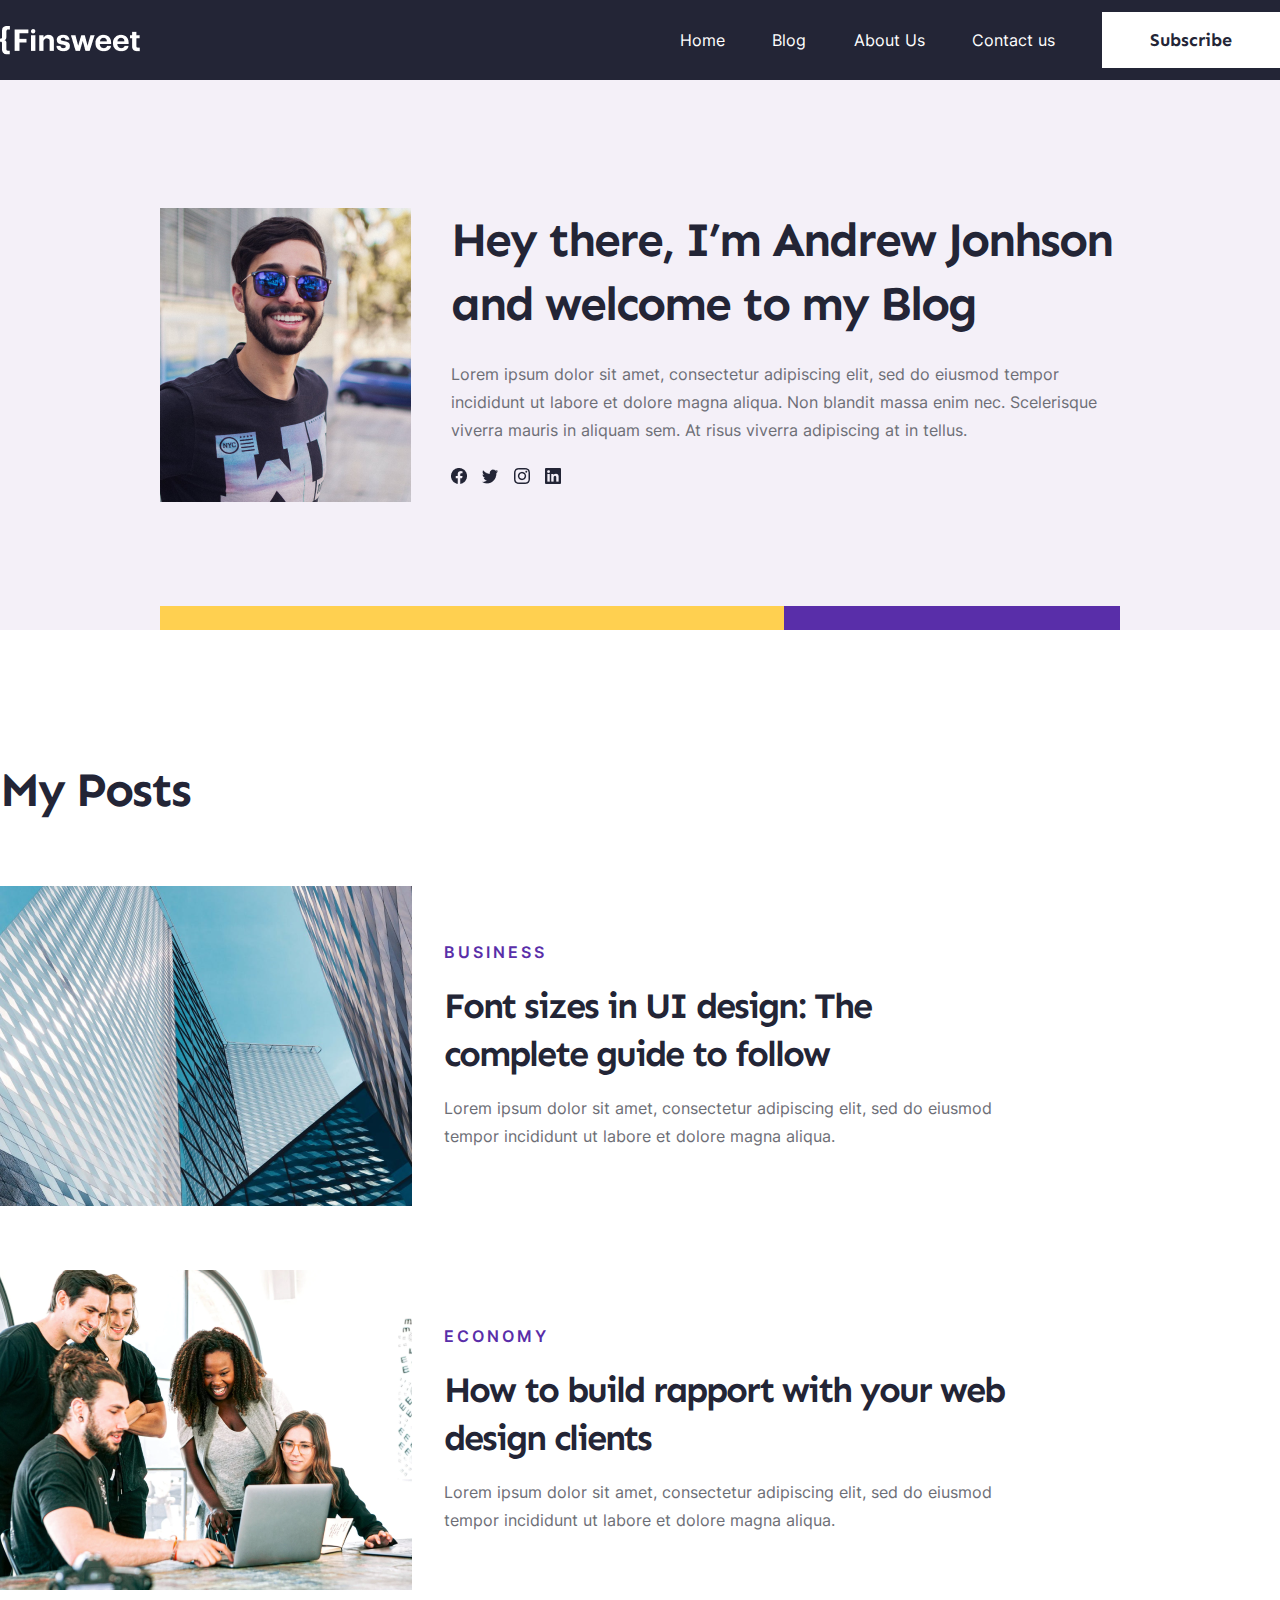
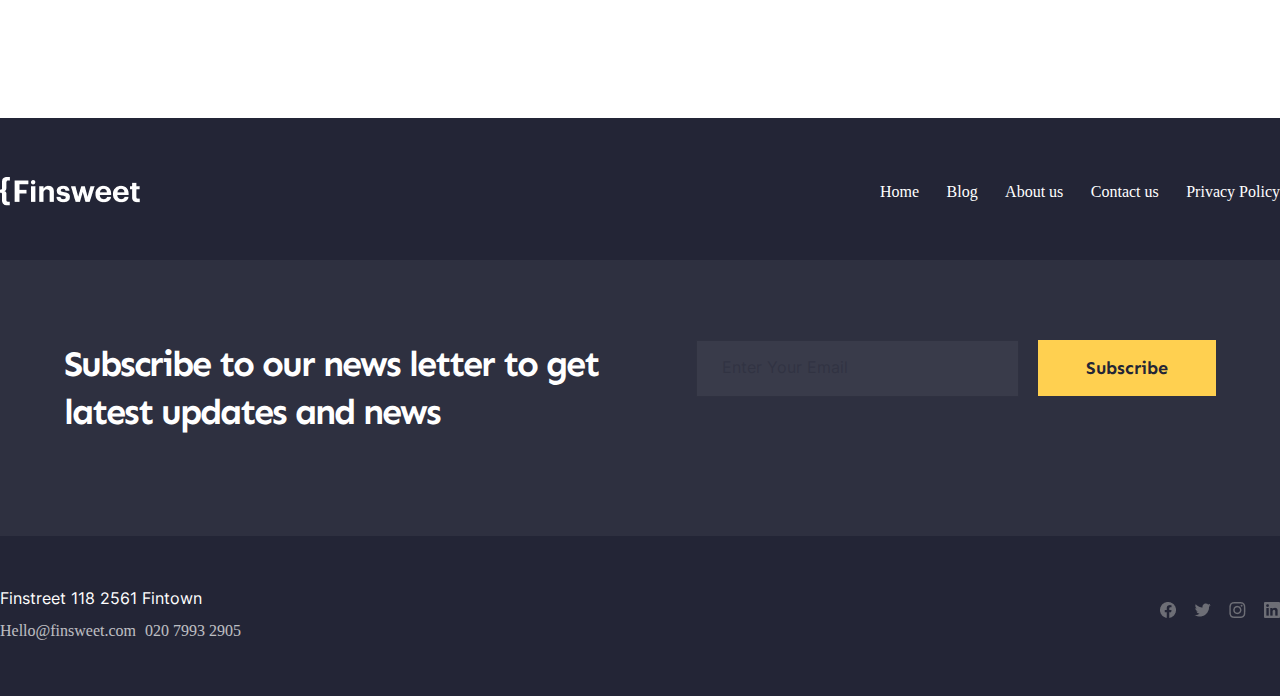
<file: author.html>
<!DOCTYPE html>
<html lang="en">
<head>
    <meta charset="UTF-8">
    <meta name="viewport" content="width=device-width, initial-scale=1.0">
    <link rel="stylesheet" href="./fonts/InterFonts/stylesheet.css">
    <link rel="stylesheet" href="./fonts/SenFonts/stylesheet.css">
    <title>Author</title>
    <link rel="icon" href="./img/close-up (2).png">
    <link rel="stylesheet" href="./Author Css/headerNav.css">
    <link rel="stylesheet" href="./Author Css/footer.css">
    <link rel="stylesheet" href="./Author Css/style.css">
    <link rel="stylesheet" href="./media/author media/style.css">
</head>
<body>
    <header class="header-block">
        <div class="logoBlock">
            <div class="logoBlock-container">
                <a><img class="logoBlock-img" src="./img/Logo.png" alt="Photo"></a>
                <div>
                    <nav class="logoBlock-nav">
                        <a href="index.html" class="logoBlock-links">Home</a>
                        <a href="blog.html" class="logoBlock-links">Blog</a>
                        <a href="aboutUs.html" class="logoBlock-links">About Us</a>
                        <a href="contact.html" class="logoBlock-links">Contact us</a>
                        <a href="#input" class="logoBlock-nav-button">Subscribe</a>
                    </nav>
                    <div class="logoBlock-mobail">
                        <img class="logoBlock-mobail-img" src="./img/Без названия.png" alt="Photo">
                        <ul class="logoBlock-ul">
                            <li><a href="#" class="logoBlock-links">Home</a></li>
                            <li><a href="blog.html" class="logoBlock-links">Blog</a></li>
                            <li><a href="#" class="logoBlock-links">About Us</a></li>
                            <li><a href="#" class="logoBlock-links">Contact us</a></li>
                            <li><button>Subscribe</button></li>
                        </ul>
                    </div>
                </div>
            </div>
        </div>
        <div class="header-container">
            <div class="header-container-block">
                <div class="header-container-block1">
                    <img class="header-container-block1-img" src="./img/close-up (2).png" alt="photo">
                    <div>
                        <h1 class="header-container-block1-title">
                            Hey there, I’m Andrew Jonhson and welcome to my Blog
                        </h1>
                        <p class="header-container-block1-text">
                            Lorem ipsum dolor sit amet, consectetur adipiscing elit,
                            sed do eiusmod tempor incididunt ut labore et dolore magna 
                            aliqua. Non blandit massa enim nec. Scelerisque viverra mauris 
                            in aliquam sem. At risus viverra adipiscing at in tellus.
                        </p>
                        <div class="header-container-block1-socialLinks">
                            <a class="header-container-block1-socialLinks1" href="https://ru-ru.facebook.com/">
                                <img src="./img/Negative2.png" alt="photo">
                            </a>
                            <a class="header-container-block1-socialLinks1" href="https://twitter.com/">
                                <img src="./img/Negative.png" alt="photo">
                            </a>
                            <a class="header-container-block1-socialLinks1" href="https://www.instagram.com/">
                                <img src="./img/Negative3.png" alt="photo">
                            </a>
                            <a class="header-container-block1-socialLinks1" href="https://www.linkedin.com/">
                                <img src="./img/Negative1.png" alt="photo">
                            </a>
                        </div>
                    </div>
                </div>
                <div class="header-container-block2">
                    <div class="header-container-block2-yellowblock"></div>
                    <div class="header-container-block2-purpleblock"></div>
                </div>
            </div>
        </div>
    </header>
    <section class="section">
        <div class="section-container">
            <h2 class="section-container-title">
                My Posts
            </h2>
            <div class="section-container-block1 marginBlock">
                <img class="section-container-block1-img" src="./img/stained.png" alt="photo">
                <div  class="section-container-block1-text">
                    <p class="section-container-block1-text1">
                        BUSINESS
                    </p>
                    <h2 class="section-container-block1-title">
                        Font sizes in UI design: 
                        The complete guide to follow
                    </h2>
                    <p class="section-container-block1-text2">
                        Lorem ipsum dolor sit amet, 
                        consectetur adipiscing elit, 
                        sed do eiusmod tempor incididunt 
                        ut labore et dolore magna aliqua.
                    </p>
                </div>
            </div>
            <div class="section-container-block1">
                <img class="section-container-block1-img" src="./img/main-in.png" alt="photo">
                <div  class="section-container-block1-text">
                    <p class="section-container-block1-text1">
                        ECONOMY
                    </p>
                    <h2 class="section-container-block1-title">
                        How to build rapport with 
                        your web design clients
                    </h2>
                    <p class="section-container-block1-text2">
                        Lorem ipsum dolor sit amet, 
                        consectetur adipiscing elit, 
                        sed do eiusmod tempor incididunt 
                        ut labore et dolore magna aliqua.
                    </p>
                </div>
            </div>
        </div>
    </section>
    <footer class="footer">
        <div class="footer-container">
            <div class="footer-container-logoBlock">
                <img src="./img/Logo.png" alt="photo">
                <nav class="footer-container-nav">
                    <a  class="footer-container-nav-link zoom"  href="#">Home</a>
                    <a  class="footer-container-nav-link zoom" href="#">Blog</a>
                    <a  class="footer-container-nav-link zoom" href="#">About us</a>
                    <a  class="footer-container-nav-link zoom" href="#">Contact us</a>
                    <a class="zoom" href="#">Privacy Policy</a>
                </nav>
            </div>
            <div class="footer-container-emailBlock">
                <h2 class="footer-container-emailBlock-title">
                    Subscribe to our news letter 
                    to get latest updates and news
                </h2>
                <form class="footer-container-forms">
                    <input id="input" class="footer-container-emailBlock-input" type="email" placeholder="Enter Your Email" name="e_mail">
                    <button class="footer-container-emailBlock-button">
                        Subscribe
                    </button>
                </form>
            </div>
            <div class="footer-container-socialBlock">
                <div>
                    <address class="footer-container-socialBlock-address">
                        Finstreet 118 2561 Fintown
                    </address>
                    <a class="footer-address" href="mailto:Hello@finsweet.com">Hello@finsweet.com</a>
                    <a id="tel" href="tel:020 7993 2905">020 7993 2905</a>
                </div>
                <div class="footer-container-socialBlock-links">
                    <a class="footer-container-socialBlock-links1" href="https://ru-ru.facebook.com/">
                        <img  src="./img/Negative4.png" alt="photo">
                    </a>
                    <a class="footer-container-socialBlock-links1" href="https://twitter.com/">
                        <img  src="./img/Negative5.png" alt="photo">
                    </a>
                    <a class="footer-container-socialBlock-links1" href="https://www.instagram.com/">
                        <img src="./img/Negative7.png" alt="photo">
                    </a>
                    <a class="footer-container-socialBlock-links1" href="https://www.linkedin.com/">
                        <img  src="./img/Negative6.png" alt="photo">
                    </a>
                </div>
            </div>
        </div>
    </footer>
</body>
</html>
</file>
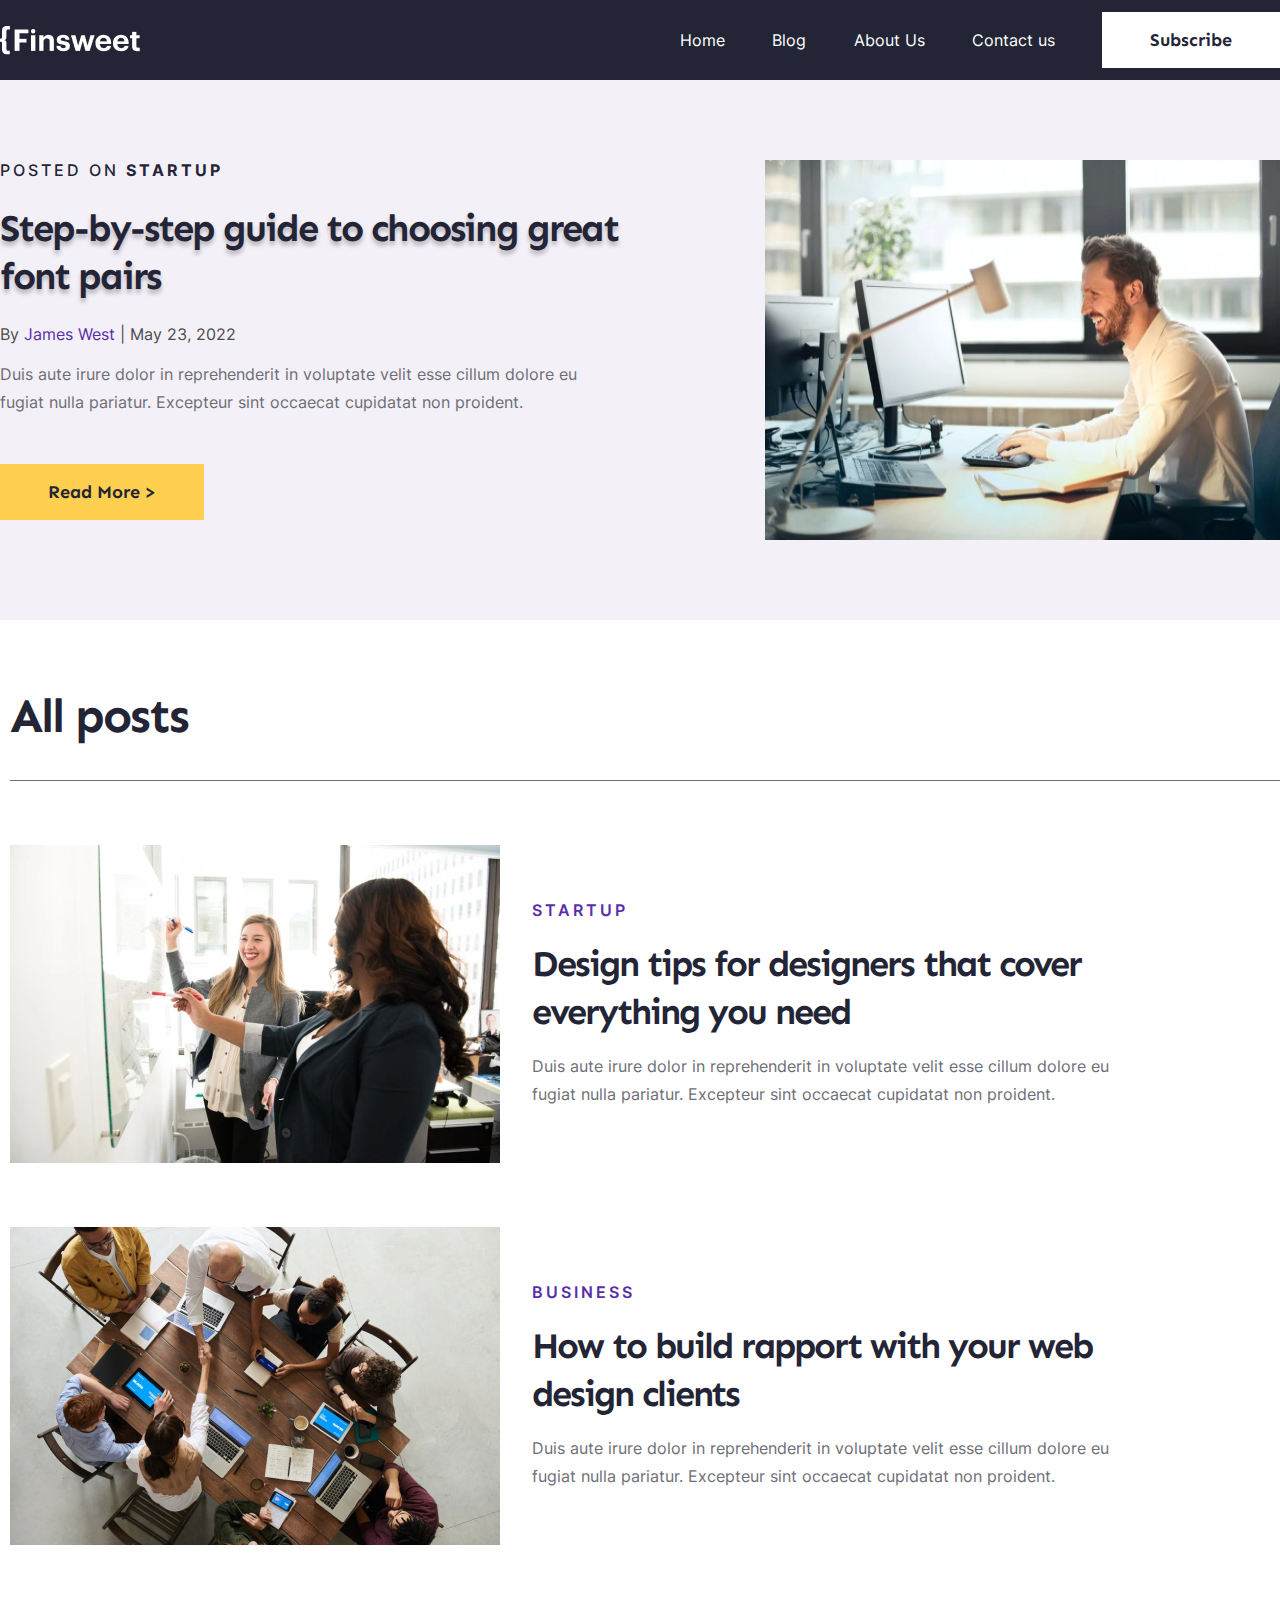
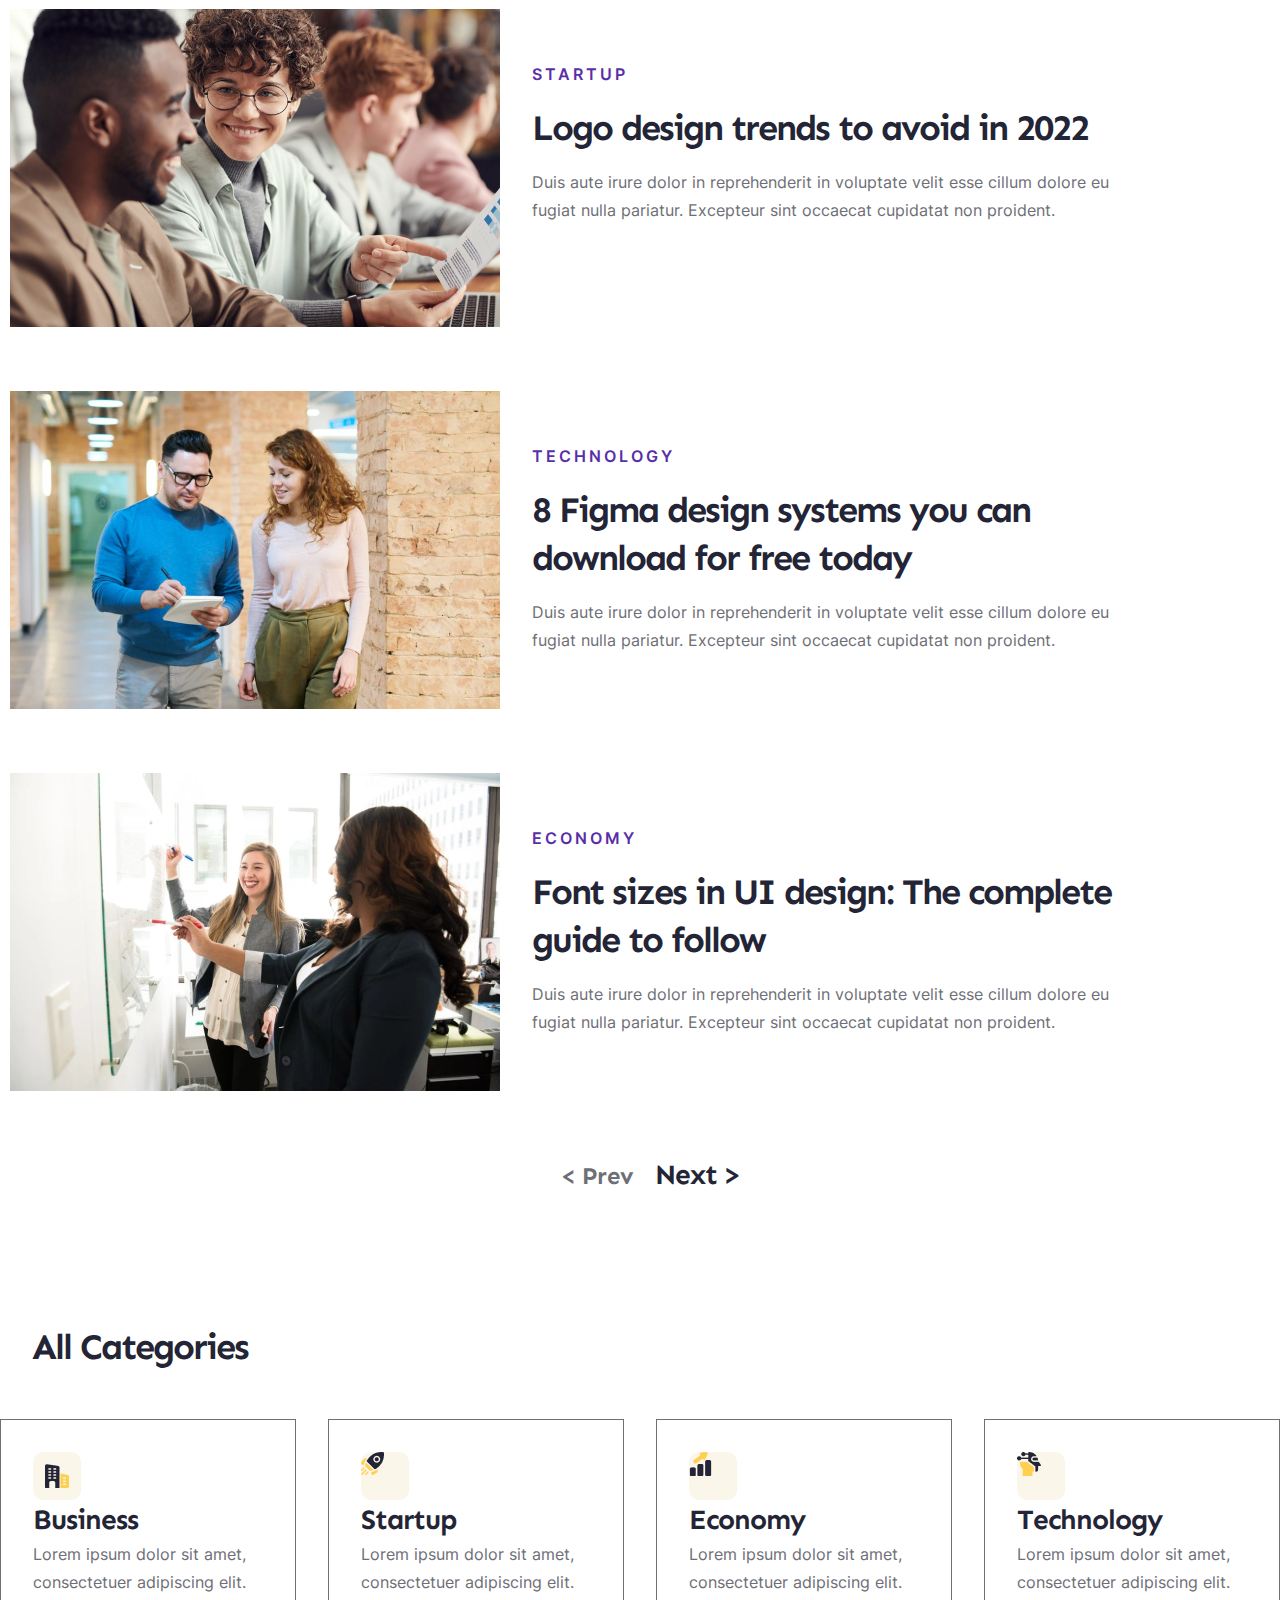
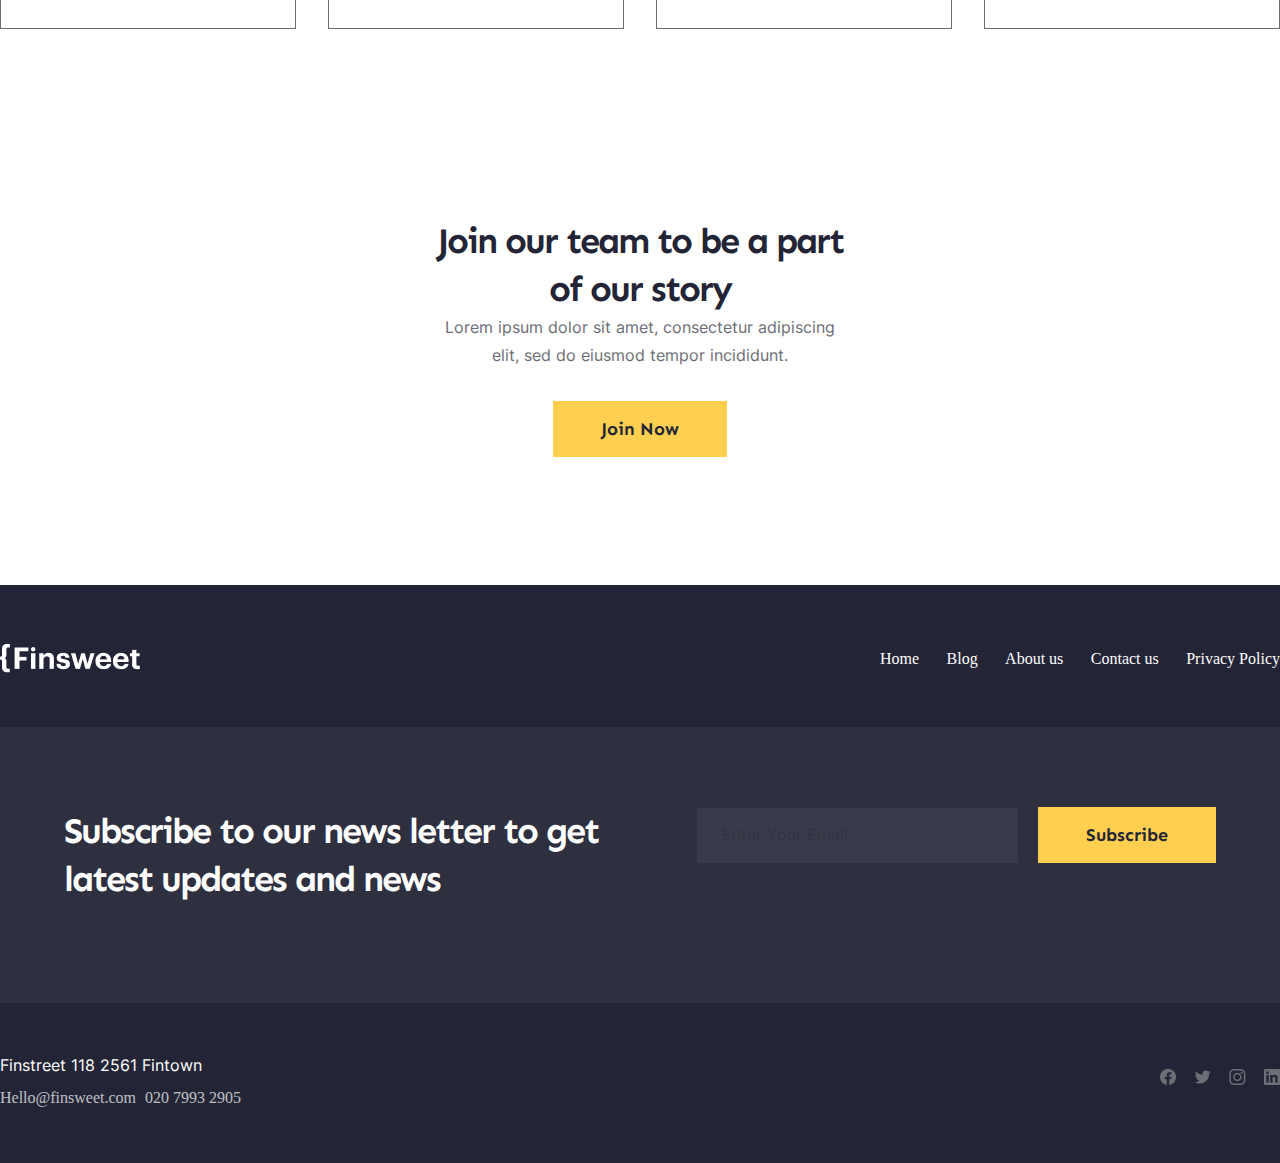
<file: blog.html>
<!DOCTYPE html>
<html lang="en">
<head>
    <meta charset="UTF-8">
    <meta name="viewport" content="width=device-width, initial-scale=1.0">
    <link rel="stylesheet" href="./fonts/InterFonts/stylesheet.css">
    <link rel="stylesheet" href="./fonts/SenFonts/stylesheet.css">
    <title>Blog</title>
    <link rel="icon" href="./img/man-in (2).png">
    <link rel="stylesheet" href="./blogcss/headerNav.css">
    <link rel="stylesheet" href="./blogcss/headerContainer.css">
    <link rel="stylesheet" href="./blogcss/style.css">
    <link rel="stylesheet" href="./blogcss/Choose.css">
    <link rel="stylesheet" href="./blogcss/join.css">
    <link rel="stylesheet" href="./blogcss/footer.css">
</head>
<body>
    <header class="header">
        <div class="logoBlock">
            <div class="logoBlock-container">
                <a><img class="logoBlock-img" src="./img/Logo.png" alt="Photo"></a>
                <div>
                    <nav class="logoBlock-nav">
                        <a href="index.html" class="logoBlock-links">Home</a>
                        <a href="blog.html" class="logoBlock-links">Blog</a>
                        <a href="aboutUs.html" class="logoBlock-links">About Us</a>
                        <a href="contact.html" class="logoBlock-links">Contact us</a>
                        <a href="#input" class="logoBlock-nav-button">Subscribe</a>
                    </nav>
                    <div class="logoBlock-mobail">
                        <img class="logoBlock-mobail-img" src="./img/Без названия.png" alt="Photo">
                        <ul class="logoBlock-ul">
                            <li><a href="index.html" class="logoBlock-links">Home</a></li>
                            <li><a href="#" class="logoBlock-links">Blog</a></li>
                            <li><a href="#" class="logoBlock-links">About Us</a></li>
                            <li><a href="#" class="logoBlock-links">Contact us</a></li>
                            <li><button>Subscribe</button></li>
                        </ul>
                    </div>
                </div>
            </div>
        </div>
        <div class="header-container">
            <div class="header-container-block">
                <p class="header-container-block-text">Posted on <b>STARTUP</b></p>
                <h1 class="header-container-block-title">Step-by-step guide to choosing great font pairs</h1>
                <p  class="header-container-block-text1">
                    By <span style="color:#592EA9;">James West</span> 
                    <time>|  May 23, 2022</time>
                </p>
                <p class="header-container-block-text3">
                    Duis aute irure dolor in reprehenderit in
                    voluptate velit esse cillum dolore eu
                    fugiat nulla pariatur. Excepteur sint
                    occaecat cupidatat non proident.
                </p>
                <button class="header-container-block-button">Read More ></button>
            </div>
            <img class="header-container-img" src="./img/man-in (2).png" alt="photo">
        </div>
    </header>
    <section class="section1">
        <div class="section1-container">
            <h1 class="section1-title">
                All posts
            </h1>
            <div class="section1-containerblocks">
                <div class="section1-container-block1">
                    <img class="section1-container-block1-img" src="./img/two.png" alt="photo">
                    <div class="section1-container-block1-textBlock">
                        <p class="section1-container-block1-textBlock-text1">
                            Startup
                        </p>
                        <h2 class="section1-container-block1-textBlock-title">
                            Design tips for designers that cover everything you need
                        </h2>
                        <p class="section1-container-block1-textBlock-text2">
                            Duis aute irure dolor in reprehenderit 
                            in voluptate velit esse cillum dolore eu 
                            fugiat nulla pariatur. Excepteur sint 
                            occaecat cupidatat non proident.
                        </p>
                    </div>
                </div>
                <div class="section1-container-block1">
                    <img class="section1-container-block1-img" src="./img/photo-of.png" alt="photo">
                    <div class="section1-container-block1-textBlock">
                        <p class="section1-container-block1-textBlock-text1">
                            BUSINESS
                        </p>
                        <h2 class="section1-container-block1-textBlock-title">
                            How to build rapport with your web design clients
                        </h2>
                        <p class="section1-container-block1-textBlock-text2">
                            Duis aute irure dolor in reprehenderit 
                            in voluptate velit esse cillum dolore eu 
                            fugiat nulla pariatur. Excepteur sint 
                            occaecat cupidatat non proident.
                        </p>
                    </div>
                </div>
                <div class="section1-container-block1">
                    <img class="section1-container-block1-img" src="./img/photo-of1.png" alt="photo">
                    <div class="section1-container-block1-textBlock">
                        <p class="section1-container-block1-textBlock-text1">
                            Startup
                        </p>
                        <h2 class="section1-container-block1-textBlock-title">
                            Logo design trends to avoid in 2022
                        </h2>
                        <p class="section1-container-block1-textBlock-text2">
                            Duis aute irure dolor in reprehenderit 
                            in voluptate velit esse cillum dolore eu 
                            fugiat nulla pariatur. Excepteur sint 
                            occaecat cupidatat non proident.
                        </p>
                    </div>
                </div>
                <div class="section1-container-block1">
                    <img class="section1-container-block1-img" src="./img/photo-of2.png" alt="photo">
                    <div class="section1-container-block1-textBlock">
                        <p class="section1-container-block1-textBlock-text1">
                            TECHNOLOGY
                        </p>
                        <h2 class="section1-container-block1-textBlock-title">
                            8 Figma design systems you can download for free today
                        </h2>
                        <p class="section1-container-block1-textBlock-text2">
                            Duis aute irure dolor in reprehenderit 
                            in voluptate velit esse cillum dolore eu 
                            fugiat nulla pariatur. Excepteur sint 
                            occaecat cupidatat non proident.
                        </p>
                    </div>
                </div>
                <div class="section1-container-block1">
                    <img class="section1-container-block1-img" src="./img/two.png" alt="photo">
                    <div class="section1-container-block1-textBlock">
                        <p class="section1-container-block1-textBlock-text1">
                            ECONOMY
                        </p>
                        <h2 class="section1-container-block1-textBlock-title">
                            Font sizes in UI design: The complete guide to follow
                        </h2>
                        <p class="section1-container-block1-textBlock-text2">
                            Duis aute irure dolor in reprehenderit 
                            in voluptate velit esse cillum dolore eu 
                            fugiat nulla pariatur. Excepteur sint 
                            occaecat cupidatat non proident.
                        </p>
                    </div>
                </div>
                <div class="header-container-buttonBlock">
                    <button class="header-container-buttonPrev"> < Prev </button>
                    <button class="header-container-buttonNext"> Next > </button>
                </div>
            </div>
        </div>
    </section>
    <section class="section3">
        <div class="section3-container">
            <h2  class="section3-container-title">All Categories</h2>
            <div class="section3-container-blocks">
                <div class="section3-container-blocks-block1">
                    <div class="section3-container-blocks-img">
                        <img src="./img/Icon (3).png" alt="photo">
                    </div>
                    <h3 class="section3-container-blocks-title">
                        Business
                    </h3>
                    <p class="section3-container-blocks-text">
                        Lorem ipsum dolor sit amet, 
                        consectetuer adipiscing elit.
                    </p>
                </div>
                <div class="section3-container-blocks-block1">
                    <div class="section3-container-blocks-img">
                        <img src="./img/shuttle (1).png" alt="photo">
                    </div>
                    <h3 class="section3-container-blocks-title">
                        Startup
                    </h3>
                    <p class="section3-container-blocks-text">
                        Lorem ipsum dolor sit amet, 
                        consectetuer adipiscing elit.
                    </p>
                </div>
                <div class="section3-container-blocks-block1">
                    <div class="section3-container-blocks-img">
                        <img src="./img/economy (1).png" alt="photo">
                    </div>
                    <h3 class="section3-container-blocks-title">
                        Economy
                    </h3>
                    <p class="section3-container-blocks-text">
                        Lorem ipsum dolor sit amet, 
                        consectetuer adipiscing elit.
                    </p>
                </div>
                <div class="section3-container-blocks-block1">
                    <div class="section3-container-blocks-img">
                        <img src="./img/cyborg (1).png" alt="photo">
                    </div>
                    <h3 class="section3-container-blocks-title">
                        Technology
                    </h3>
                    <p class="section3-container-blocks-text">
                        Lorem ipsum dolor sit amet, 
                        consectetuer adipiscing elit.
                    </p>
                </div>
            </div>

        </div>
    </section>
    <section class="section8">
        <div class="section8-conrainer">
            <h2  class="section8-conrainer-title">
                Join our team to be a part of our story
            </h2>
            <p  class="section8-conrainer-text">
                Lorem ipsum dolor sit amet, 
                consectetur adipiscing elit,
                sed do eiusmod tempor incididunt.
            </p>
            <button  class="section8-conrainer-button">
                Join Now
            </button>
        </div>
    </section>
    <footer class="footer">
        <div class="footer-container">
            <div class="footer-container-logoBlock">
                <img src="./img/Logo.png" alt="photo">
                <nav class="footer-container-nav">
                    <a  class="footer-container-nav-link zoom"  href="#">Home</a>
                    <a  class="footer-container-nav-link zoom" href="#">Blog</a>
                    <a  class="footer-container-nav-link zoom" href="#">About us</a>
                    <a  class="footer-container-nav-link zoom" href="#">Contact us</a>
                    <a class="zoom" href="#">Privacy Policy</a>
                </nav>
            </div>
            <div class="footer-container-emailBlock">
                <h2 class="footer-container-emailBlock-title">
                    Subscribe to our news letter 
                    to get latest updates and news
                </h2>
                <form class="footer-container-forms">
                    <input id="input" class="footer-container-emailBlock-input" type="email" placeholder="Enter Your Email" name="e_mail">
                    <button class="footer-container-emailBlock-button">
                        Subscribe
                    </button>
                </form>
            </div>
            <div class="footer-container-socialBlock">
                <div>
                    <address class="footer-container-socialBlock-address">
                        Finstreet 118 2561 Fintown
                    </address>
                    <a class="footer-address" href="mailto:Hello@finsweet.com">Hello@finsweet.com</a>
                    <a id="tel" href="tel:020 7993 2905">020 7993 2905</a>
                </div>
                <div class="footer-container-socialBlock-links">
                    <a class="footer-container-socialBlock-links1" href="https://ru-ru.facebook.com/">
                        <img  src="./img/Negative4.png" alt="photo">
                    </a>
                    <a class="footer-container-socialBlock-links1" href="https://twitter.com/">
                        <img  src="./img/Negative5.png" alt="photo">
                    </a>
                    <a class="footer-container-socialBlock-links1" href="https://www.instagram.com/">
                        <img src="./img/Negative7.png" alt="photo">
                    </a>
                    <a class="footer-container-socialBlock-links1" href="https://www.linkedin.com/">
                        <img  src="./img/Negative6.png" alt="photo">
                    </a>
                </div>
            </div>
        </div>
    </footer>
</body>
</html>
</file>
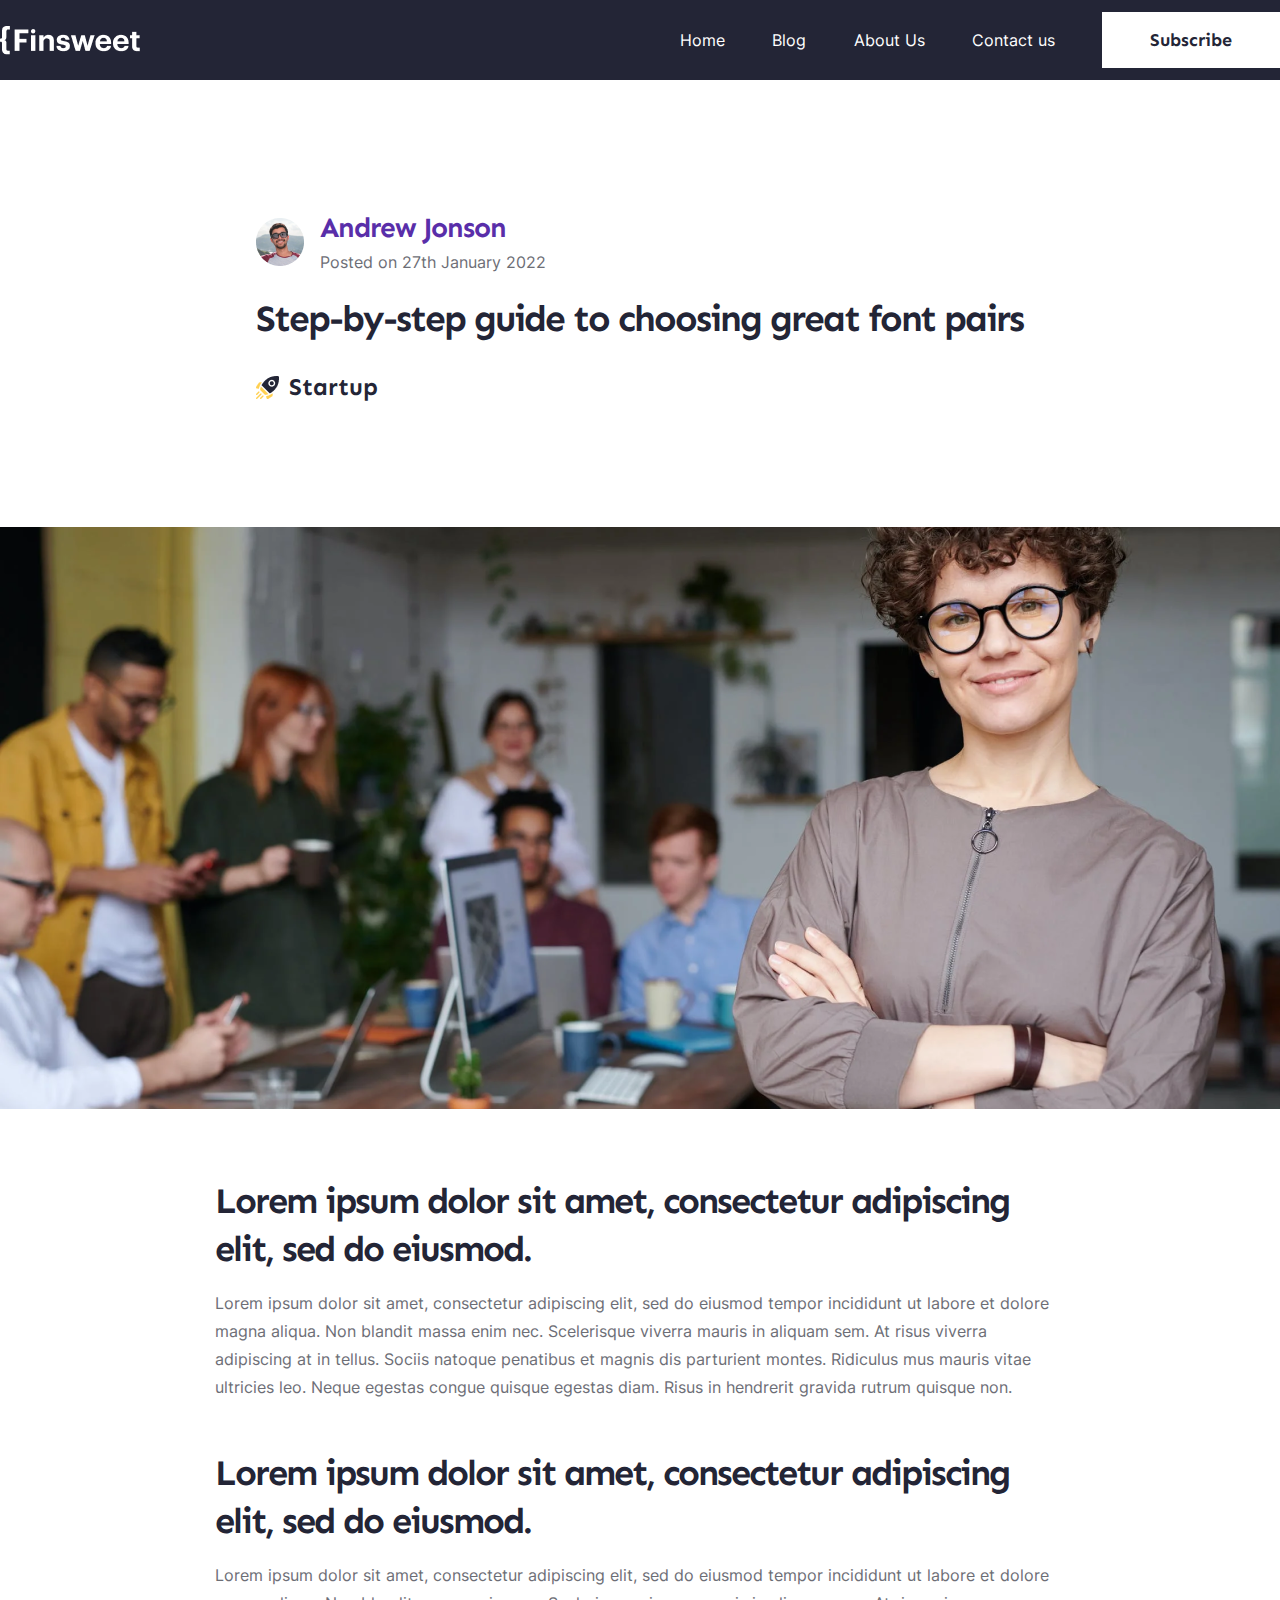
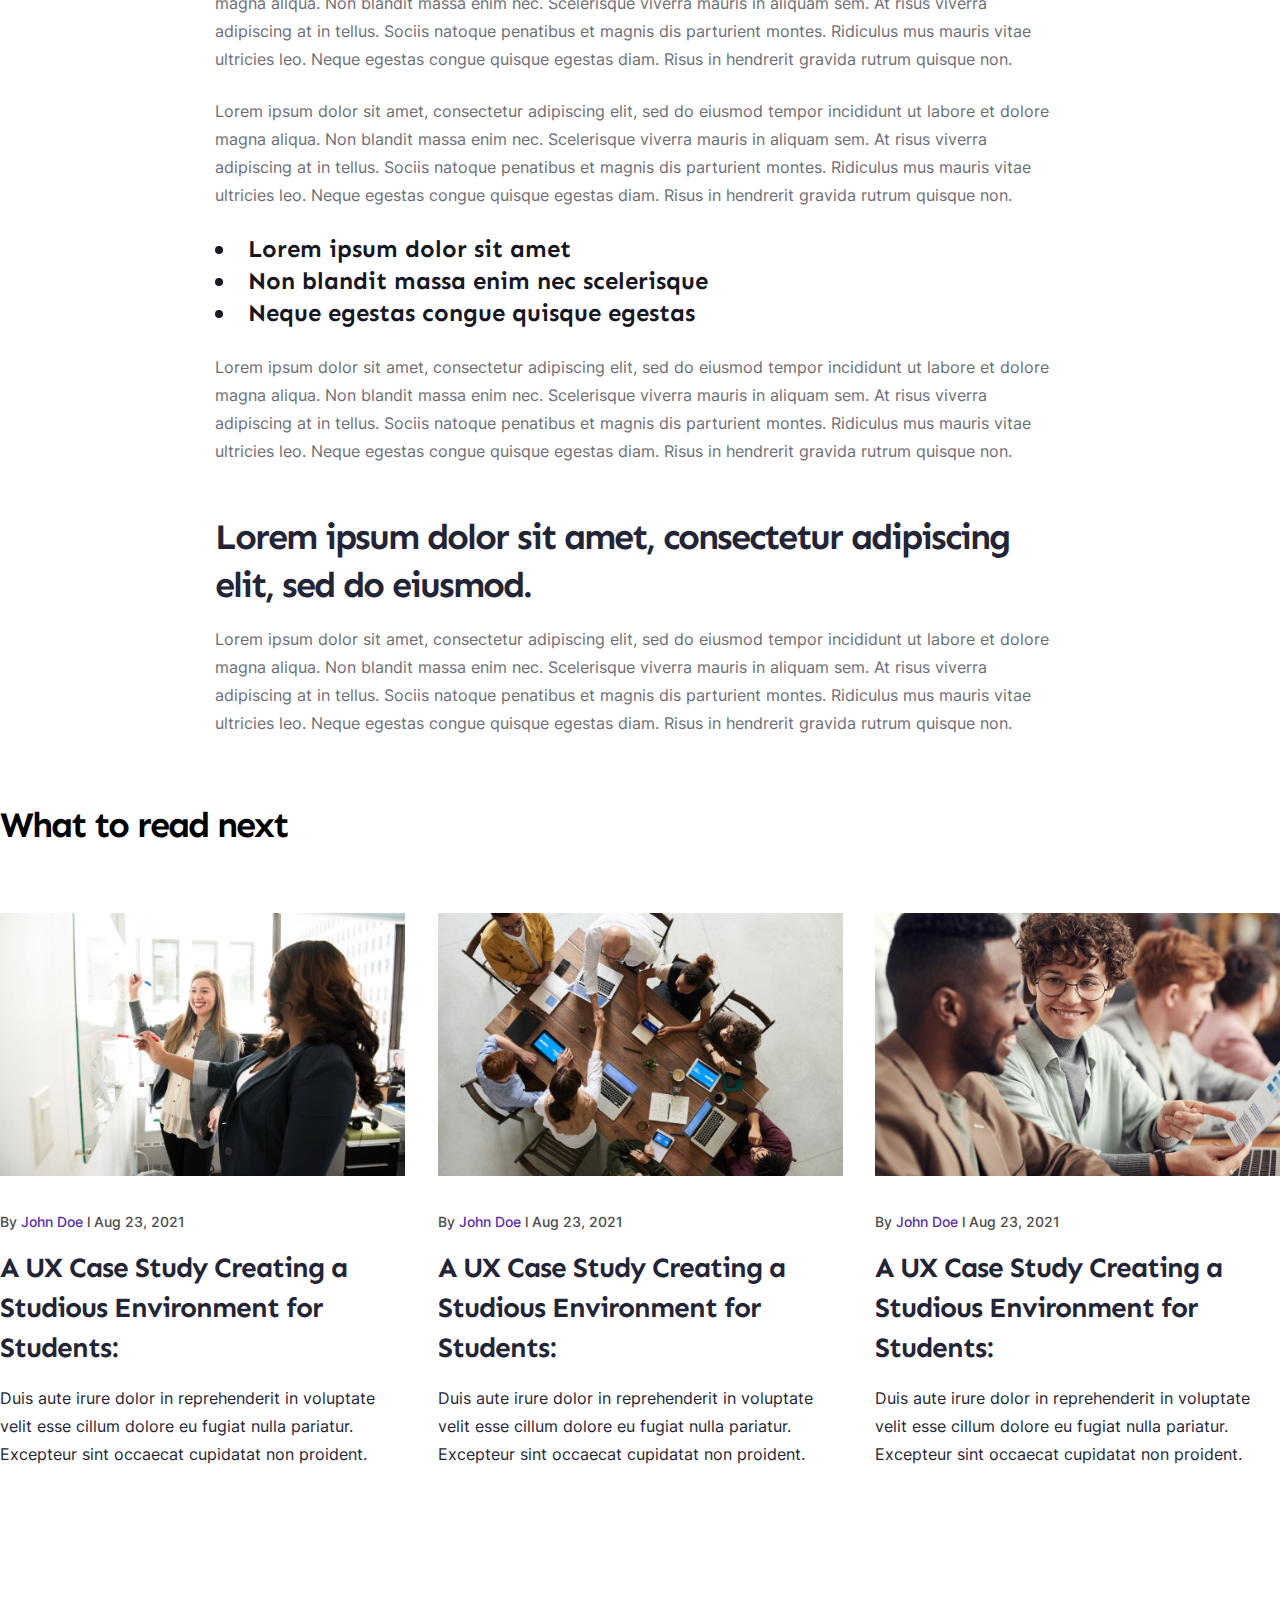
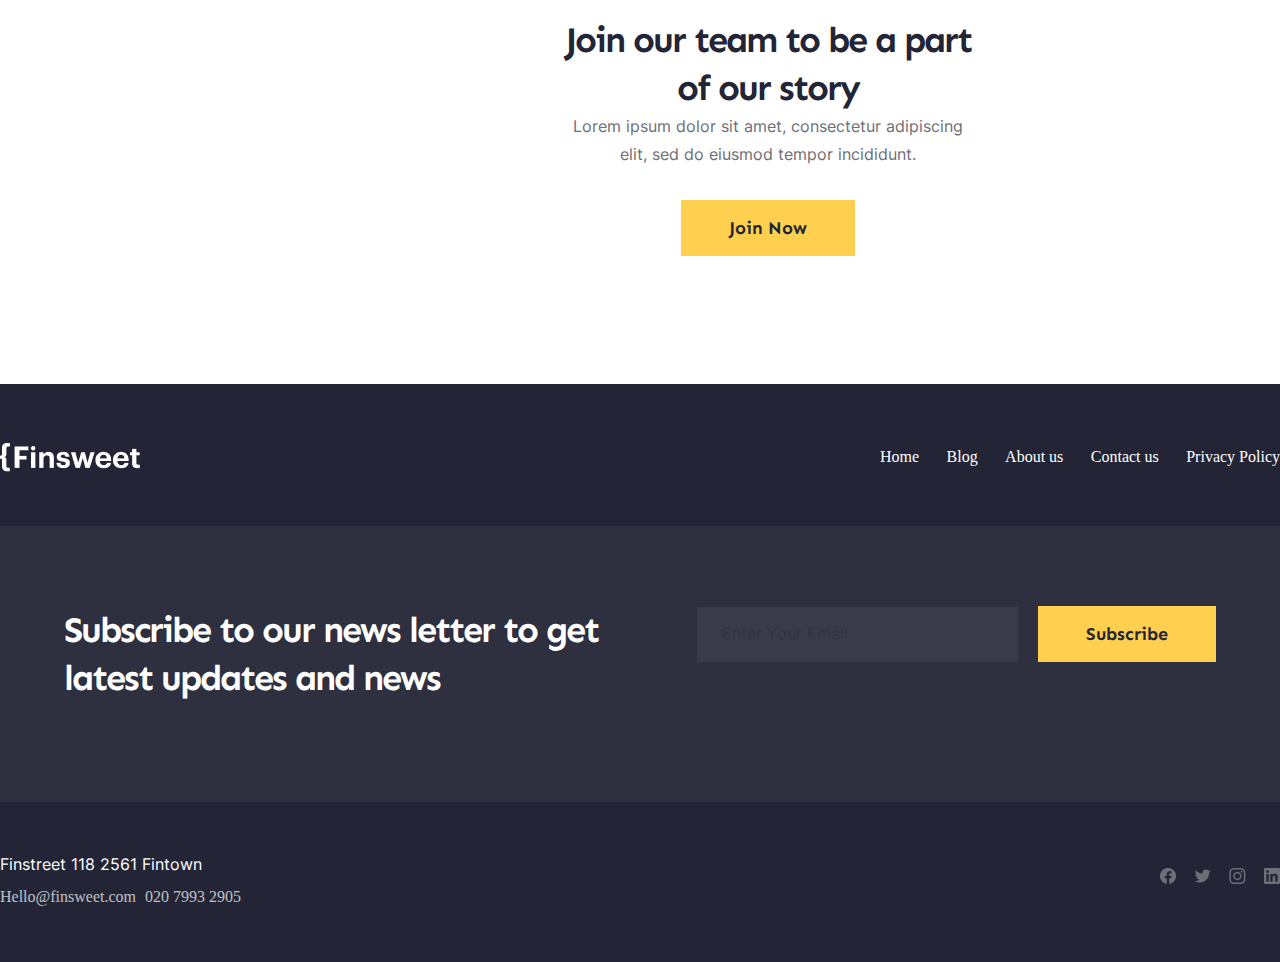
<file: blogPost.html>
<!DOCTYPE html>
<html lang="en">
<head>
    <meta charset="UTF-8">
    <meta name="viewport" content="width=device-width, initial-scale=1.0">
    <link rel="stylesheet" href="./fonts/InterFonts/stylesheet.css">
    <link rel="stylesheet" href="./fonts/SenFonts/stylesheet.css">
    <title>Blog Post</title>
    <link rel="stylesheet" href="./blogPostCss/headerNav.css">
    <link rel="stylesheet" href="./blogPostCss/join.css">
    <link rel="stylesheet" href="./blogPostCss/footer.css">
    <link rel="stylesheet" href="./blogPostCss/style.css">
    <link rel="stylesheet" href="./media/media Blog Post/style.css">
</head>
<body>
    <header class="header">
        <div class="logoBlock">
            <div class="logoBlock-container">
                <a><img class="logoBlock-img" src="./img/Logo.png" alt="Photo"></a>
                <div>
                    <nav class="logoBlock-nav">
                        <a href="index.html" class="logoBlock-links">Home</a>
                        <a href="blog.html" class="logoBlock-links">Blog</a>
                        <a href="aboutUs.html" class="logoBlock-links">About Us</a>
                        <a href="contact.html" class="logoBlock-links">Contact us</a>
                        <a href="#input" class="logoBlock-nav-button">Subscribe</a>
                    </nav>
                    <div class="logoBlock-mobail">
                        <img class="logoBlock-mobail-img" src="./img/Без названия.png" alt="Photo">
                        <ul class="logoBlock-ul">
                            <li><a href="#" class="logoBlock-links">Home</a></li>
                            <li><a href="blog.html" class="logoBlock-links">Blog</a></li>
                            <li><a href="#" class="logoBlock-links">About Us</a></li>
                            <li><a href="#" class="logoBlock-links">Contact us</a></li>
                            <li><button>Subscribe</button></li>
                        </ul>
                    </div>
                </div>
            </div>
        </div>
        <div class="header-container">
            <div class="header-container-block1">
                <img class="header-container-block1-img" src="./img/Profile picture.png" alt="photo">
                <div class="header-container-block1-text">
                    <h3 class="header-container-block1-title">Andrew Jonson</h3>
                    <p class="header-container-block1-text1">Posted on 27th January 2022</p>
                </div>
            </div>
            <h1 class="header-container-title">
                Step-by-step guide to choosing great font pairs
            </h1>
            <div class="header-container-block2">
                <img  class="header-container-block2-img" src="./img/shuttle (1).png" alt="photo">
                <h4 class="header-container-block2-title">Startup</h4>
            </div>
        </div>
    </header>
    <section class="section1">
        <div class="section1-container">
            <img class="section1-container-img" src="./img/photo-of3.png" alt="photo">
            <div class="section1-container-block">
                <h2 class="section1-container-block-title1 margin1">
                    Lorem ipsum dolor sit amet, consectetur adipiscing elit, sed do eiusmod.
                </h2>
                <p class="section1-container-block-text1 margin2">
                    Lorem ipsum dolor sit amet, consectetur adipiscing elit,
                    sed do eiusmod tempor incididunt ut labore et dolore 
                    magna aliqua. Non blandit massa enim nec. Scelerisque
                    viverra mauris in aliquam sem. At risus viverra adipiscing 
                    at in tellus. Sociis natoque penatibus et magnis dis parturient 
                    montes. Ridiculus mus mauris vitae ultricies leo. Neque egestas 
                    congue quisque egestas diam. Risus in hendrerit gravida rutrum 
                    quisque non.
                </p>
                <h2 class="section1-container-block-title1 margin3">
                    Lorem ipsum dolor sit amet, 
                    consectetur adipiscing elit, 
                    sed do eiusmod.
                </h2>
                <p class="section1-container-block-text1 margin4">
                    Lorem ipsum dolor sit amet, consectetur adipiscing elit, 
                    sed do eiusmod tempor incididunt ut labore et dolore magna 
                    aliqua. Non blandit massa enim nec. Scelerisque viverra 
                    mauris in aliquam sem. At risus viverra adipiscing at in tellus. 
                    Sociis natoque penatibus et magnis dis parturient montes. 
                    Ridiculus mus mauris vitae ultricies leo. Neque egestas congue 
                    quisque egestas diam. Risus in hendrerit gravida rutrum quisque non.
                </p>
                <p class="section1-container-block-text1 margin5">
                    Lorem ipsum dolor sit amet, consectetur adipiscing elit, 
                    sed do eiusmod tempor incididunt ut labore et dolore magna 
                    aliqua. Non blandit massa enim nec. Scelerisque viverra mauris 
                    in aliquam sem. At risus viverra adipiscing at in tellus. Sociis 
                    natoque penatibus et magnis dis parturient montes. Ridiculus mus 
                    mauris vitae ultricies leo. Neque egestas congue quisque egestas 
                    diam. Risus in hendrerit gravida rutrum quisque non.
                </p>
                <ul class="section1-container-block-ul margin6">
                    <li>Lorem ipsum dolor sit amet</li>
                    <li>Non blandit massa enim nec scelerisque</li>
                    <li>Neque egestas congue quisque egestas</li>
                </ul>
                <p class="section1-container-block-text1 margin7">
                    Lorem ipsum dolor sit amet, consectetur adipiscing elit, 
                    sed do eiusmod tempor incididunt ut labore et dolore magna 
                    aliqua. Non blandit massa enim nec. Scelerisque viverra mauris 
                    in aliquam sem. At risus viverra adipiscing at in tellus. Sociis 
                    natoque penatibus et magnis dis parturient montes. Ridiculus mus
                    mauris vitae ultricies leo. Neque egestas congue quisque egestas 
                    diam. Risus in hendrerit gravida rutrum quisque non.
                </p>
                <h2 class="section1-container-block-title1 margin8">
                    Lorem ipsum dolor sit amet, 
                    consectetur adipiscing elit, 
                    sed do eiusmod.
                </h2>
                <p class="section1-container-block-text1">
                    Lorem ipsum dolor sit amet, consectetur adipiscing elit, 
                    sed do eiusmod tempor incididunt ut labore et dolore magna 
                    aliqua. Non blandit massa enim nec. Scelerisque viverra mauris 
                    in aliquam sem. At risus viverra adipiscing at in tellus. Sociis 
                    natoque penatibus et magnis dis parturient montes. Ridiculus mus
                    mauris vitae ultricies leo. Neque egestas congue quisque egestas 
                    diam. Risus in hendrerit gravida rutrum quisque non.
                </p>
            </div>
        </div>
    </section>
    <section class="section2">
        <div class="section2-container">
            <h2 class="section2-container-title">
                What to read next
            </h2>
            <div class="section2-container-blocks">
                <div class="section2-container-blocks-block1">
                    <img  class="section2-container-blocks-block1-img" src="./img/two.png" alt="photo">
                    <p class="section2-container-blocks-block1-text1">
                        By <span style="color: #592EA9;">John Doe</span>   l   Aug 23, 2021 
                    </p>
                    <h3 class="section2-container-blocks-block1-title">
                        A UX Case Study Creating a Studious Environment for Students: 
                    </h3>
                    <p class="section2-container-blocks-block1-text2">
                        Duis aute irure dolor in reprehenderit in voluptate 
                        velit esse cillum dolore eu fugiat nulla pariatur. 
                        Excepteur sint occaecat cupidatat non proident.
                    </p>
                </div>
                <div class="section2-container-blocks-block1">
                    <img  class="section2-container-blocks-block1-img" src="./img/photo-of.png" alt="photo">
                    <p class="section2-container-blocks-block1-text1">
                        By <span style="color: #592EA9;">John Doe</span>   l   Aug 23, 2021 
                    </p>
                    <h3 class="section2-container-blocks-block1-title">
                        A UX Case Study Creating a Studious Environment for Students: 
                    </h3>
                    <p class="section2-container-blocks-block1-text2">
                        Duis aute irure dolor in reprehenderit in voluptate 
                        velit esse cillum dolore eu fugiat nulla pariatur. 
                        Excepteur sint occaecat cupidatat non proident.
                    </p>
                </div>
                <div class="section2-container-blocks-block1">
                    <img  class="section2-container-blocks-block1-img" src="./img/photo-of1.png" alt="photo">
                    <p class="section2-container-blocks-block1-text1">
                        By <span style="color: #592EA9;">John Doe</span>   l   Aug 23, 2021 
                    </p>
                    <h3 class="section2-container-blocks-block1-title">
                        A UX Case Study Creating a Studious Environment for Students: 
                    </h3>
                    <p class="section2-container-blocks-block1-text2">
                        Duis aute irure dolor in reprehenderit in voluptate 
                        velit esse cillum dolore eu fugiat nulla pariatur. 
                        Excepteur sint occaecat cupidatat non proident.
                    </p>
                </div>
            </div>
        </div>
    </section>
    <section class="section8">
        <div class="section8-conrainer">
            <h2  class="section8-conrainer-title">
                Join our team to be a part of our story
            </h2>
            <p  class="section8-conrainer-text">
                Lorem ipsum dolor sit amet, 
                consectetur adipiscing elit,
                sed do eiusmod tempor incididunt.
            </p>
            <button  class="section8-conrainer-button">
                Join Now
            </button>
        </div>
    </section>
    <footer class="footer">
        <div class="footer-container">
            <div class="footer-container-logoBlock">
                <img src="./img/Logo.png" alt="photo">
                <nav class="footer-container-nav">
                    <a  class="footer-container-nav-link zoom"  href="#">Home</a>
                    <a  class="footer-container-nav-link zoom" href="#">Blog</a>
                    <a  class="footer-container-nav-link zoom" href="#">About us</a>
                    <a  class="footer-container-nav-link zoom" href="#">Contact us</a>
                    <a class="zoom" href="#">Privacy Policy</a>
                </nav>
            </div>
            <div class="footer-container-emailBlock">
                <h2 class="footer-container-emailBlock-title">
                    Subscribe to our news letter 
                    to get latest updates and news
                </h2>
                <form class="footer-container-forms">
                    <input id="input" class="footer-container-emailBlock-input" type="email" placeholder="Enter Your Email" name="e_mail">
                    <button class="footer-container-emailBlock-button">
                        Subscribe
                    </button>
                </form>
            </div>
            <div class="footer-container-socialBlock">
                <div>
                    <address class="footer-container-socialBlock-address">
                        Finstreet 118 2561 Fintown
                    </address>
                    <a class="footer-address" href="mailto:Hello@finsweet.com">Hello@finsweet.com</a>
                    <a id="tel" href="tel:020 7993 2905">020 7993 2905</a>
                </div>
                <div class="footer-container-socialBlock-links">
                    <a class="footer-container-socialBlock-links1" href="https://ru-ru.facebook.com/">
                        <img  src="./img/Negative4.png" alt="photo">
                    </a>
                    <a class="footer-container-socialBlock-links1" href="https://twitter.com/">
                        <img  src="./img/Negative5.png" alt="photo">
                    </a>
                    <a class="footer-container-socialBlock-links1" href="https://www.instagram.com/">
                        <img src="./img/Negative7.png" alt="photo">
                    </a>
                    <a class="footer-container-socialBlock-links1" href="https://www.linkedin.com/">
                        <img  src="./img/Negative6.png" alt="photo">
                    </a>
                </div>
            </div>
        </div>
    </footer>
</body>
</html>
</file>
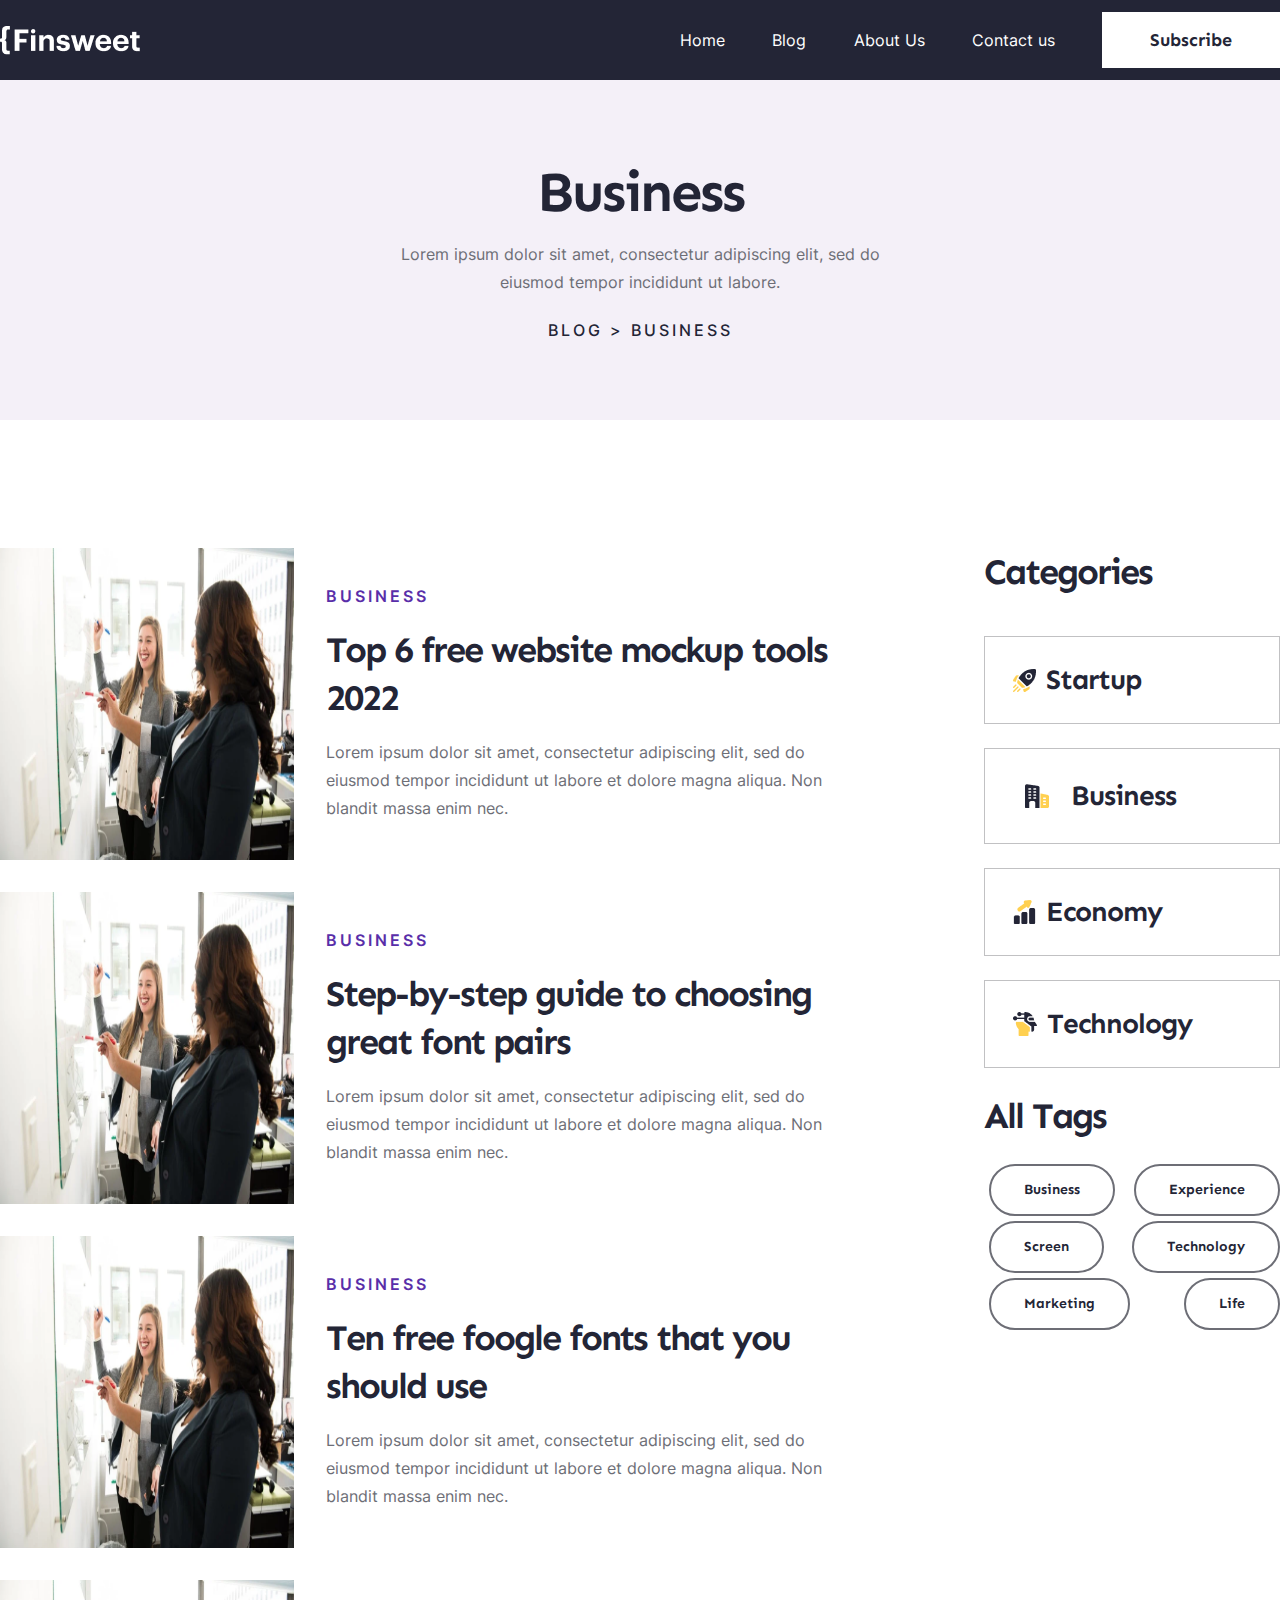
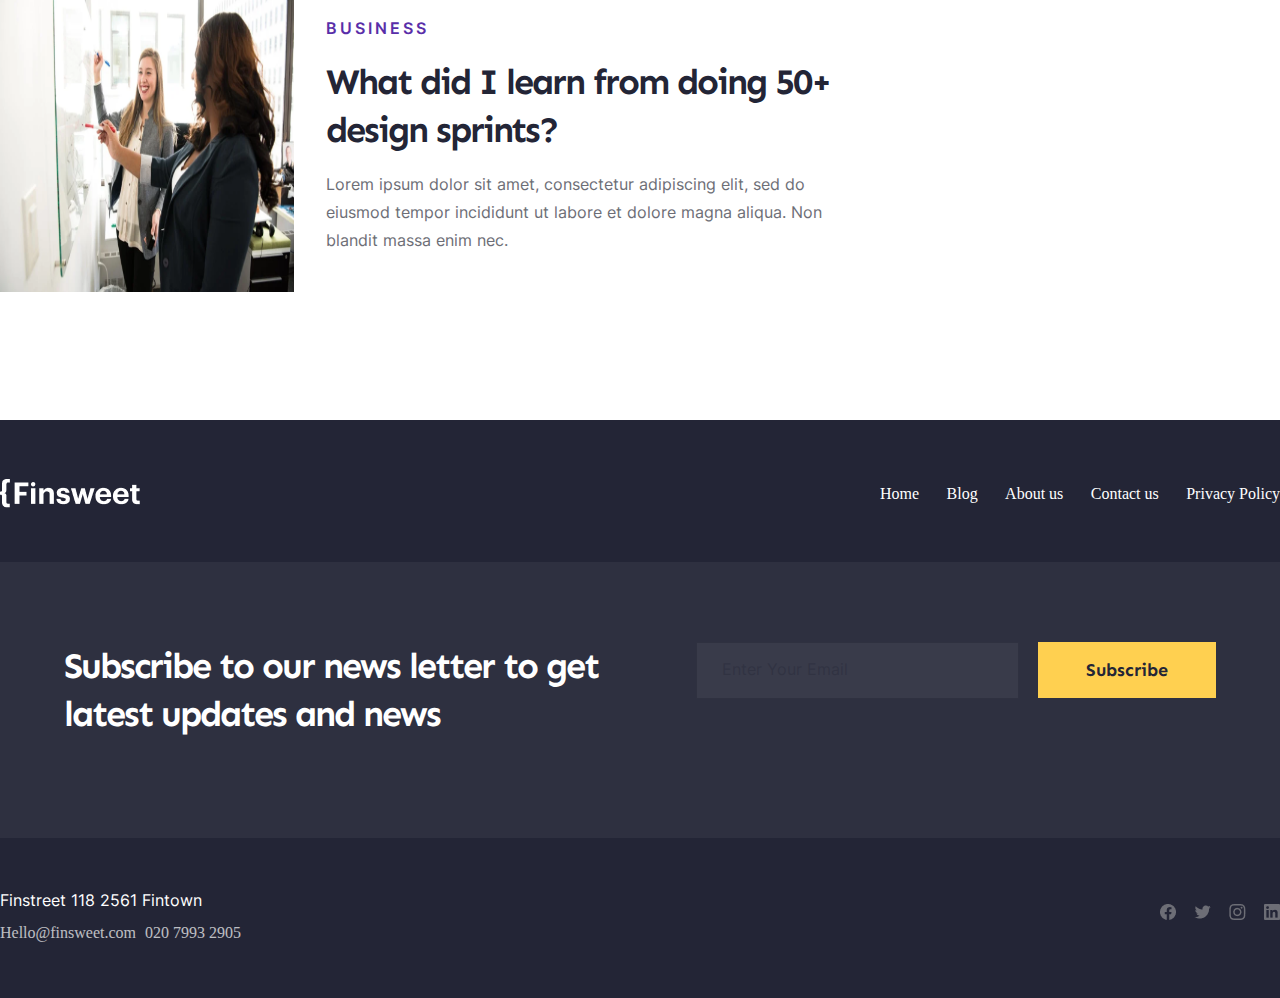
<file: category.html>
<!DOCTYPE html>
<html lang="en">
<head>
    <meta charset="UTF-8">
    <meta name="viewport" content="width=device-width, initial-scale=1.0">
    <link rel="stylesheet" href="./fonts/InterFonts/stylesheet.css">
    <link rel="stylesheet" href="./fonts/SenFonts/stylesheet.css">
    <link rel="icon" href="./img/macbook-3.png">
    <title>Category</title>
    <link rel="stylesheet" href="./Category Css/headerNav.css">
    <link rel="stylesheet" href="./Category Css/footer.css">
    <link rel="stylesheet" href="./Category Css/style.css">
    <link rel="stylesheet" href="./media/Category media/style.css">

</head>
<body>
    <header class="header">
        <div class="logoBlock">
            <div class="logoBlock-container">
                <a><img class="logoBlock-img" src="./img/Logo.png" alt="Photo"></a>
                <div>
                    <nav class="logoBlock-nav">
                        <a href="index.html" class="logoBlock-links">Home</a>
                        <a href="blog.html" class="logoBlock-links">Blog</a>
                        <a href="aboutUs.html" class="logoBlock-links">About Us</a>
                        <a href="contact.html" class="logoBlock-links">Contact us</a>
                        <a href="#input" class="logoBlock-nav-button">Subscribe</a>
                    </nav>
                    <div class="logoBlock-mobail">
                        <img class="logoBlock-mobail-img" src="./img/Без названия.png" alt="Photo">
                        <ul class="logoBlock-ul">
                            <li><a href="#" class="logoBlock-links">Home</a></li>
                            <li><a href="blog.html" class="logoBlock-links">Blog</a></li>
                            <li><a href="#" class="logoBlock-links">About Us</a></li>
                            <li><a href="#" class="logoBlock-links">Contact us</a></li>
                            <li><button>Subscribe</button></li>
                        </ul>
                    </div>
                </div>
            </div>
        </div>
        <div class="header-container">
            <h1 class="header-container-title">
                Business
            </h1>
            <p   class="header-container-text1">
                Lorem ipsum dolor sit amet, 
                consectetur adipiscing elit, 
                sed do eiusmod tempor incididunt 
                ut labore.
            </p>
            <p   class="header-container-text2">
                Blog > Business
            </p>
        </div>
    </header>
    <section class="section1">
        <div class="section1-container">
            <div class="section1-container-blocks">
                <div class="section1-container-blocks-block1">
                    <img class="section1-container-blocks-block1-img" src="./img/two.png" alt="photo">
                    <div class="section1-container-blocks-block1-textBlock">
                        <p class="section1-container-blocks-block1-text1">
                            Business
                        </p>
                        <h2 class="section1-container-blocks-block1-title">
                            Top 6 free website mockup tools 2022
                        </h2>
                        <p class="section1-container-blocks-block1-text2">
                            Lorem ipsum dolor sit amet, consectetur 
                            adipiscing elit, sed do eiusmod tempor 
                            incididunt ut labore et dolore magna aliqua. 
                            Non blandit massa enim nec.
                        </p>
                    </div>
                </div>
                <div class="section1-container-blocks-block1">
                    <img class="section1-container-blocks-block1-img" src="./img/two.png" alt="photo">
                    <div class="section1-container-blocks-block1-textBlock">
                        <p class="section1-container-blocks-block1-text1">
                            Business
                        </p>
                        <h2 class="section1-container-blocks-block1-title">
                            Step-by-step guide to choosing great font pairs
                        </h2>
                        <p class="section1-container-blocks-block1-text2">
                            Lorem ipsum dolor sit amet, consectetur 
                            adipiscing elit, sed do eiusmod tempor 
                            incididunt ut labore et dolore magna aliqua. 
                            Non blandit massa enim nec.
                        </p>
                    </div>
                </div>
                <div class="section1-container-blocks-block1">
                    <img class="section1-container-blocks-block1-img" src="./img/two.png" alt="photo">
                    <div class="section1-container-blocks-block1-textBlock">
                        <p class="section1-container-blocks-block1-text1">
                            Business
                        </p>
                        <h2 class="section1-container-blocks-block1-title">
                            Ten free foogle fonts that you should use
                        </h2>
                        <p class="section1-container-blocks-block1-text2">
                            Lorem ipsum dolor sit amet, consectetur 
                            adipiscing elit, sed do eiusmod tempor 
                            incididunt ut labore et dolore magna aliqua. 
                            Non blandit massa enim nec.
                        </p>
                    </div>
                </div>
                <div class="section1-container-blocks-block1 margin">
                    <img class="section1-container-blocks-block1-img" src="./img/two.png" alt="photo">
                    <div class="section1-container-blocks-block1-textBlock">
                        <p class="section1-container-blocks-block1-text1">
                            Business
                        </p>
                        <h2 class="section1-container-blocks-block1-title">
                            What did I learn from doing 50+ design sprints?
                        </h2>
                        <p class="section1-container-blocks-block1-text2">
                            Lorem ipsum dolor sit amet, consectetur 
                            adipiscing elit, sed do eiusmod tempor 
                            incididunt ut labore et dolore magna aliqua. 
                            Non blandit massa enim nec.
                        </p>
                    </div>
                </div>
            </div>
            <div class="section1-container-blocks1">
                <div class="section1-container-blocks1-block">
                    <h2 class="section1-container-blocks1-title">
                        Categories
                    </h2>
                    <div class="section1-container-blocks1-block1">
                        <img src="./img/shuttle (1).png" alt="photo">
                        <p class="section1-container-blocks1-block1-text">
                            Startup
                        </p>
                    </div>
                    <div class="section1-container-blocks1-block1">
                        <img src="./img/Icon (3).png" alt="photo">
                        <p class="section1-container-blocks1-block1-text">
                            Business
                        </p>
                    </div>
                    <div class="section1-container-blocks1-block1">
                        <img src="./img/economy (1).png" alt="photo">
                        <p class="section1-container-blocks1-block1-text">
                            Economy
                        </p>
                    </div>
                    <div class="section1-container-blocks1-block1">
                        <img src="./img/cyborg (1).png" alt="photo">
                        <p class="section1-container-blocks1-block1-text">
                            Technology
                        </p>
                    </div>
                </div>
                <div class="section1-container-blocks1-blocks">
                    <h2 class="section1-container-blocks1-blocks-title">
                        All Tags
                    </h2>
                   <div class="section1-container-blocks1-blocks-texts">
                        <div class="section1-container-blocks1-blocks-text">
                            Business
                        </div>
                        <div class="section1-container-blocks1-blocks-text">
                            Experience
                        </div>
                        <div class="section1-container-blocks1-blocks-text">
                            Screen
                        </div>
                        <div class="section1-container-blocks1-blocks-text">
                            Technology
                        </div>
                        <div class="section1-container-blocks1-blocks-text">
                            Marketing
                        </div>
                        <div class="section1-container-blocks1-blocks-text">
                            Life
                        </div>
                   </div>
                </div>
            </div>
        </div>
    </section>
    <footer class="footer">
        <div class="footer-container">
            <div class="footer-container-logoBlock">
                <img src="./img/Logo.png" alt="photo">
                <nav class="footer-container-nav">
                    <a  class="footer-container-nav-link zoom"  href="#">Home</a>
                    <a  class="footer-container-nav-link zoom" href="#">Blog</a>
                    <a  class="footer-container-nav-link zoom" href="#">About us</a>
                    <a  class="footer-container-nav-link zoom" href="#">Contact us</a>
                    <a class="zoom" href="#">Privacy Policy</a>
                </nav>
            </div>
            <div class="footer-container-emailBlock">
                <h2 class="footer-container-emailBlock-title">
                    Subscribe to our news letter 
                    to get latest updates and news
                </h2>
                <form class="footer-container-forms">
                    <input id="input" class="footer-container-emailBlock-input" type="email" placeholder="Enter Your Email" name="e_mail">
                    <button class="footer-container-emailBlock-button">
                        Subscribe
                    </button>
                </form>
            </div>
            <div class="footer-container-socialBlock">
                <div>
                    <address class="footer-container-socialBlock-address">
                        Finstreet 118 2561 Fintown
                    </address>
                    <a class="footer-address" href="mailto:Hello@finsweet.com">Hello@finsweet.com</a>
                    <a id="tel" href="tel:020 7993 2905">020 7993 2905</a>
                </div>
                <div class="footer-container-socialBlock-links">
                    <a class="footer-container-socialBlock-links1" href="https://ru-ru.facebook.com/">
                        <img  src="./img/Negative4.png" alt="photo">
                    </a>
                    <a class="footer-container-socialBlock-links1" href="https://twitter.com/">
                        <img  src="./img/Negative5.png" alt="photo">
                    </a>
                    <a class="footer-container-socialBlock-links1" href="https://www.instagram.com/">
                        <img src="./img/Negative7.png" alt="photo">
                    </a>
                    <a class="footer-container-socialBlock-links1" href="https://www.linkedin.com/">
                        <img  src="./img/Negative6.png" alt="photo">
                    </a>
                </div>
            </div>
        </div>
    </footer>
</body>
</html>
</file>
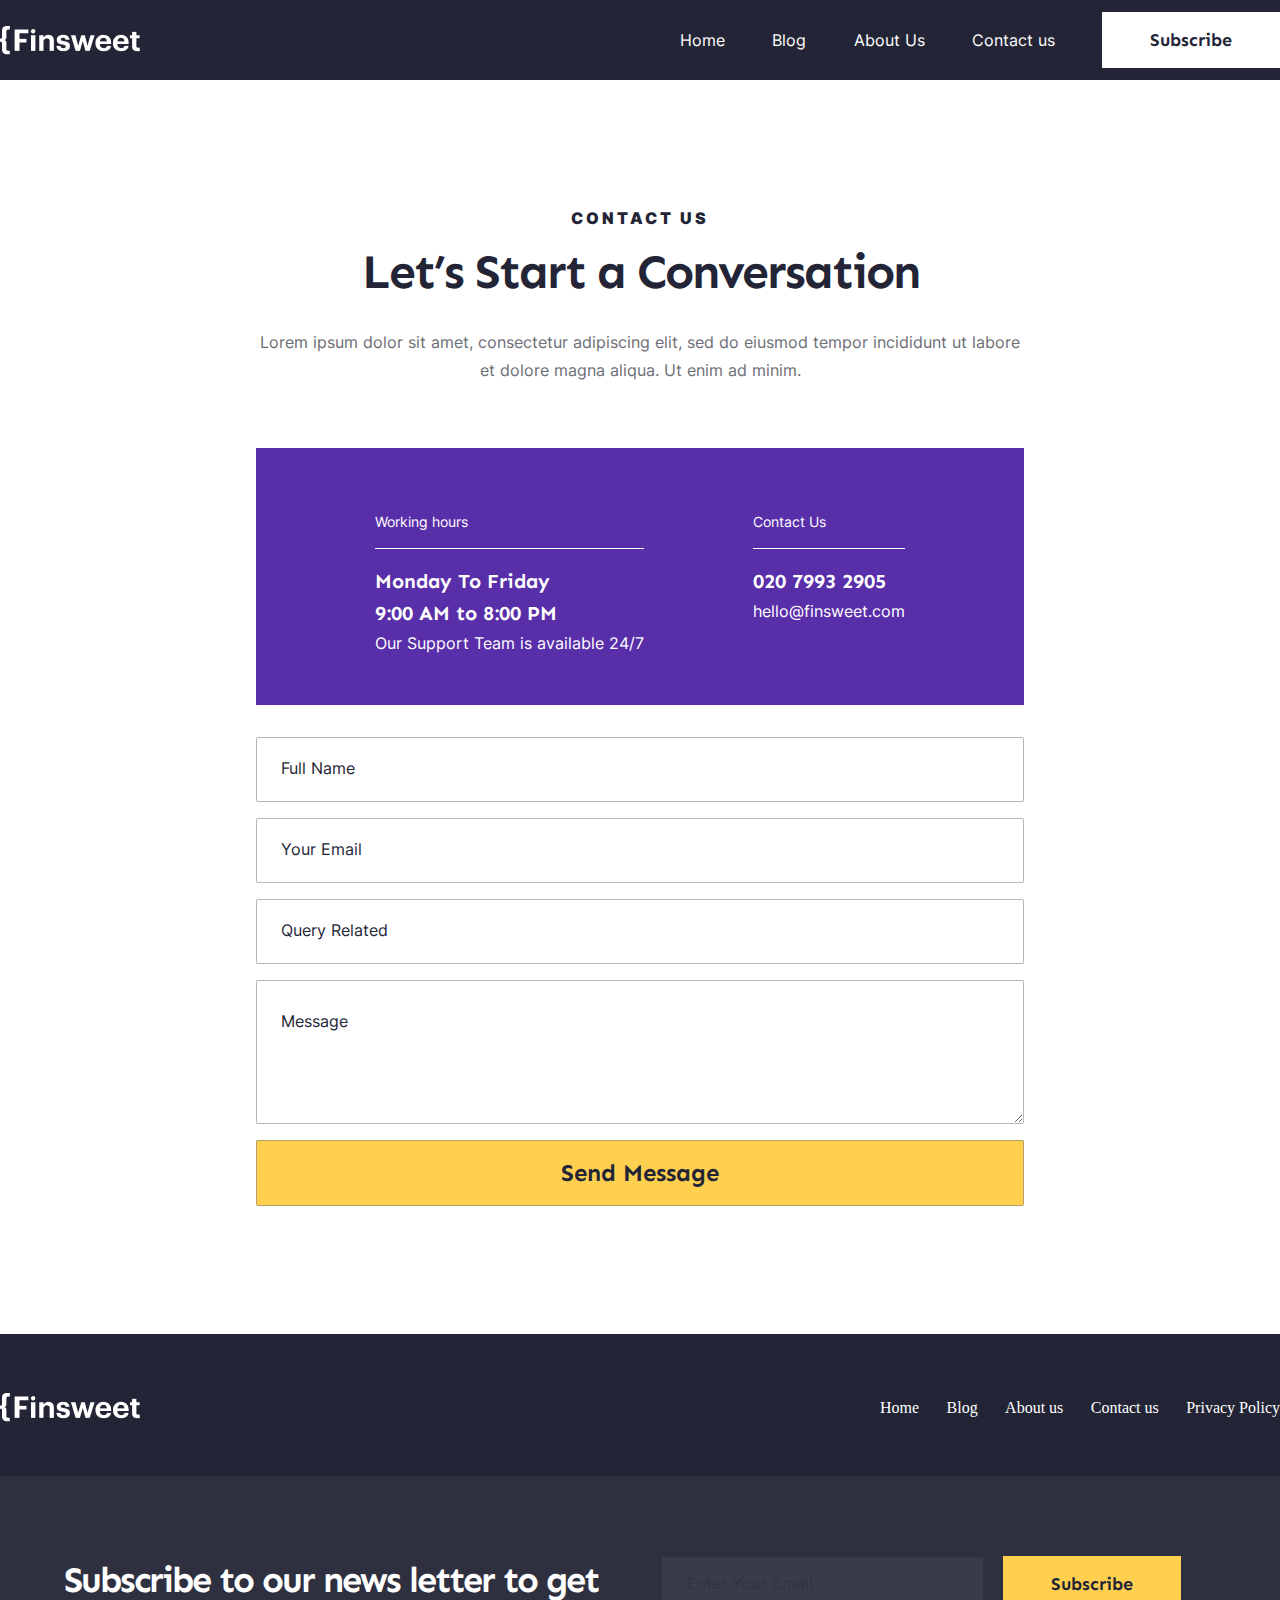
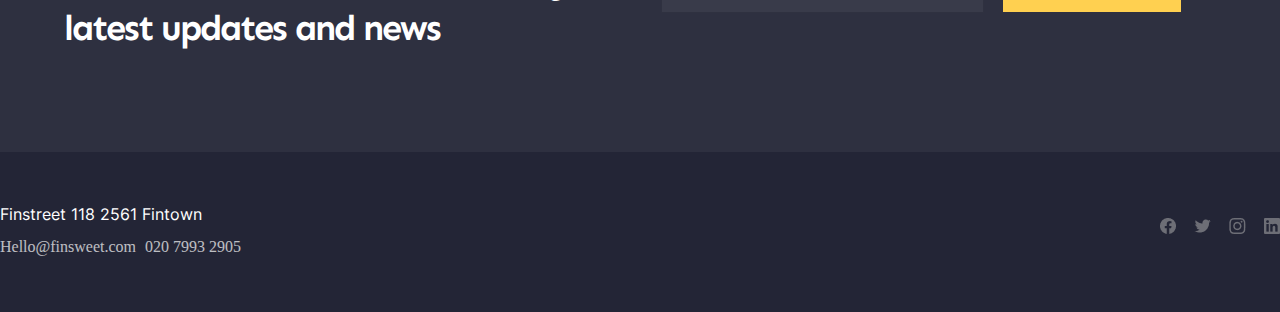
<file: contact.html>
<!DOCTYPE html>
<html lang="en">
<head>
    <meta charset="UTF-8">
    <meta name="viewport" content="width=device-width, initial-scale=1.0">
    <link rel="stylesheet" href="./fonts/InterFonts/stylesheet.css">
    <link rel="stylesheet" href="./fonts/SenFonts/stylesheet.css">
    <link rel="icon" href="./img/macbook-3.png">
    <title>Contact</title>
    <link rel="stylesheet" href="./Contact Css/headerNav.css">
    <link rel="stylesheet" href="./Contact Css/style.css">
    <link rel="stylesheet" href="./Contact Css/footer.css">
    <link rel="stylesheet" href="./media/Contact media/style.css">
</head>
<body>
    <header class="header-block">
        <div class="logoBlock">
            <div class="logoBlock-container">
                <a><img class="logoBlock-img" src="./img/Logo.png" alt="Photo"></a>
                <div>
                    <nav class="logoBlock-nav">
                        <a href="index.html" class="logoBlock-links">Home</a>
                        <a href="blog.html" class="logoBlock-links">Blog</a>
                        <a href="aboutUs.html" class="logoBlock-links">About Us</a>
                        <a href="contact.html" class="logoBlock-links">Contact us</a>
                        <a href="#input" class="logoBlock-nav-button">Subscribe</a>
                    </nav>
                    <div class="logoBlock-mobail">
                        <img class="logoBlock-mobail-img" src="./img/Без названия.png" alt="Photo">
                        <ul class="logoBlock-ul">
                            <li><a href="index.html" class="logoBlock-links">Home</a></li>
                            <li><a href="blog.html" class="logoBlock-links">Blog</a></li>
                            <li><a href="aboutUs.html" class="logoBlock-links">About Us</a></li>
                            <li><a href="contact.html" class="logoBlock-links">Contact us</a></li>
                            <li><button>Subscribe</button></li>
                        </ul>
                    </div>
                </div>
            </div>
        </div>
        <div class="header-container">
            <p class="header-container-text1">
                Contact us
            </p>
            <h1 class="header-container-title">
                Let’s Start a Conversation
            </h1>
            <p class="header-container-text2">
                Lorem ipsum dolor sit amet, 
                consectetur adipiscing elit, 
                sed do eiusmod tempor incididunt 
                ut labore et dolore magna aliqua. 
                Ut enim ad minim.
            </p>
        </div>
    </header>
    <section class="section1">
        <div class="section1-container">
            <div class="section1-container-block1">
                <p class="section1-container-block1-text1">
                    Working hours
                </p>
                <h5 class="section1-container-block1-title1">
                    Monday To Friday
                </h5>
                <h5 class="section1-container-block1-title1">
                    9:00 AM to 8:00 PM 
                </h5>
                <address class="section1-container-block1-text2">
                    Our Support Team is available 24/7
                </address>
            </div>
            <div class="section1-container-block2">
                <p class="section1-container-block1-text1">
                    Contact Us
                </p>
                <a class="section1-container-block2-telNum" href="tel:020 7993 2905;">020 7993 2905</a>
                <a class="section1-container-block2-mail" href="mailto:hello@finsweet.com">hello@finsweet.com</a>
            </div>
        </div>
    </section>
    <section class="section2">
        <div class="section2-container">
            <form method="post">
                <input class="section2-container-fullName input"  type="text" placeholder="Full Name" name="full_nume">
                <input class="section2-container-Email input" type="email" placeholder="Your Email" name="e_mail">
                <input class="section2-container-Query input" type="text" placeholder="Query Related" name="Query_Related">
                <textarea class="section2-container-textarea input" name="" placeholder="Message" cols="20" rows="6.5"></textarea>
                <button class="section2-container-button input">Send Message</button>
            </form>
        </div>
    </section>
    <footer class="footer">
        <div class="footer-container">
            <div class="footer-container-logoBlock">
                <img src="./img/Logo.png" alt="photo">
                <nav class="footer-container-nav">
                    <a  class="footer-container-nav-link zoom"  href="#">Home</a>
                    <a  class="footer-container-nav-link zoom" href="#">Blog</a>
                    <a  class="footer-container-nav-link zoom" href="#">About us</a>
                    <a  class="footer-container-nav-link zoom" href="#">Contact us</a>
                    <a class="zoom" href="#">Privacy Policy</a>
                </nav>
            </div>
            <div class="footer-container-emailBlock">
                <h2 class="footer-container-emailBlock-title">
                    Subscribe to our news letter 
                    to get latest updates and news
                </h2>
                <form class="footer-container-forms">
                    <input id="input" class="footer-container-emailBlock-input" type="email" placeholder="Enter Your Email" name="e_mail">
                    <button class="footer-container-emailBlock-button">
                        Subscribe
                    </button>
                </form>
            </div>
            <div class="footer-container-socialBlock">
                <div>
                    <address class="footer-container-socialBlock-address">
                        Finstreet 118 2561 Fintown
                    </address>
                    <a class="footer-address" href="mailto:Hello@finsweet.com">Hello@finsweet.com</a>
                    <a id="tel" href="tel:020 7993 2905">020 7993 2905</a>
                </div>
                <div class="footer-container-socialBlock-links">
                    <a class="footer-container-socialBlock-links1" href="https://ru-ru.facebook.com/">
                        <img  src="./img/Negative4.png" alt="photo">
                    </a>
                    <a class="footer-container-socialBlock-links1" href="https://twitter.com/">
                        <img  src="./img/Negative5.png" alt="photo">
                    </a>
                    <a class="footer-container-socialBlock-links1" href="https://www.instagram.com/">
                        <img src="./img/Negative7.png" alt="photo">
                    </a>
                    <a class="footer-container-socialBlock-links1" href="https://www.linkedin.com/">
                        <img  src="./img/Negative6.png" alt="photo">
                    </a>
                </div>
            </div>
        </div>
    </footer>
</body>
</html>
</file>
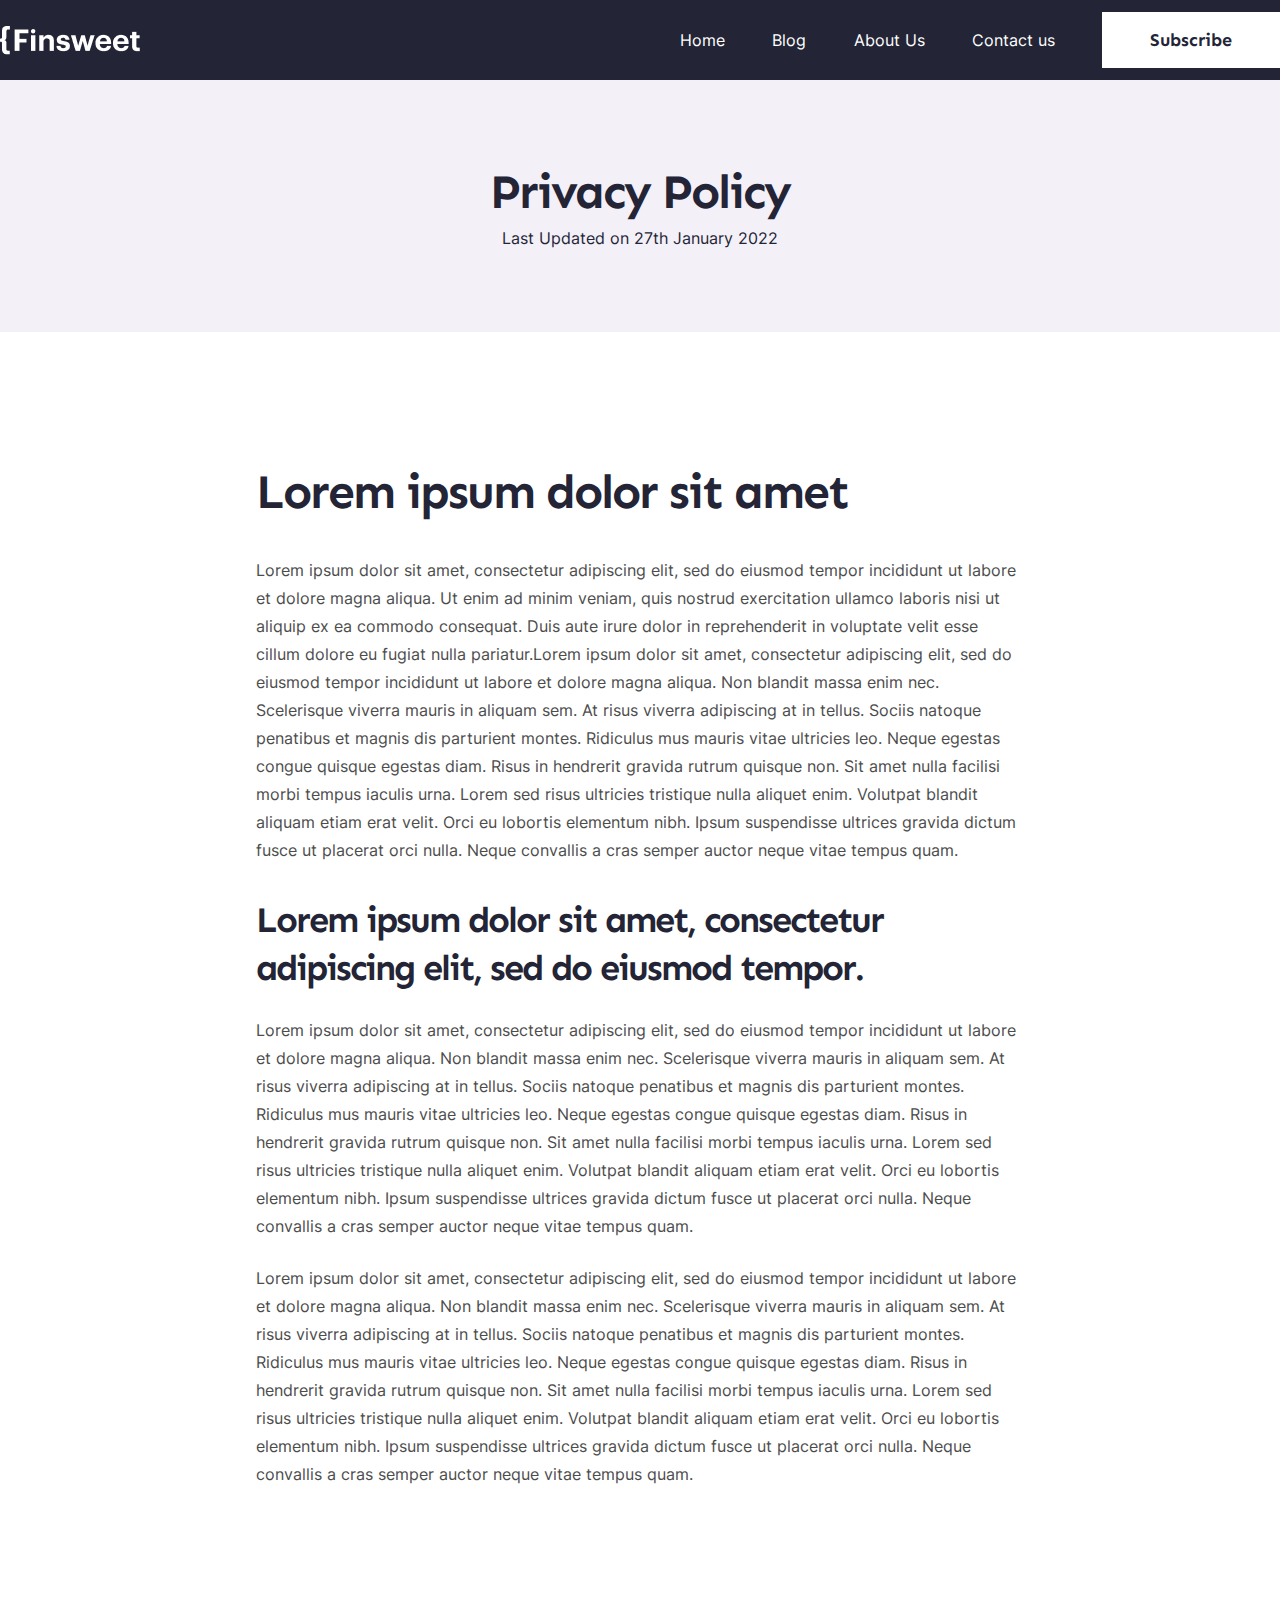
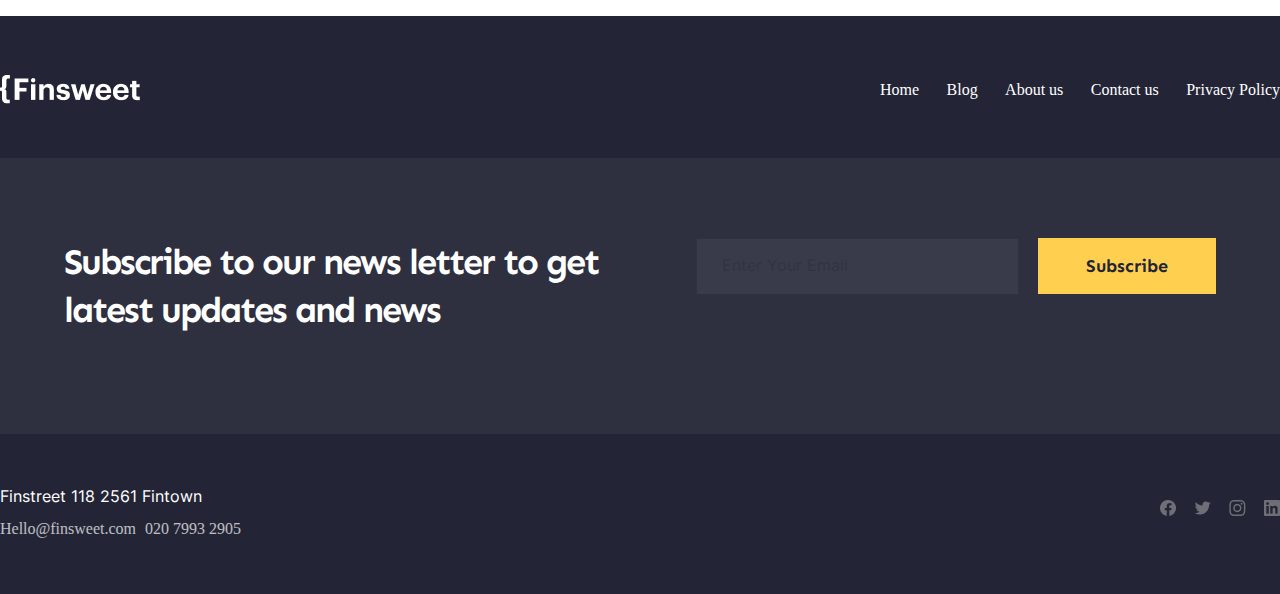
<file: privacy.html>
<!DOCTYPE html>
<html lang="en">
<head>
    <meta charset="UTF-8">
    <meta name="viewport" content="width=device-width, initial-scale=1.0">
    <link rel="stylesheet" href="./fonts/InterFonts/stylesheet.css">
    <link rel="stylesheet" href="./fonts/SenFonts/stylesheet.css">
    <link rel="icon" href="./img/macbook-3.png">
    <title>Privacy Policy</title>
    <link rel="stylesheet" href="./Privacy Policy css/headerNav.css">
    <link rel="stylesheet" href="./Privacy Policy css/style.css">
    <link rel="stylesheet" href="./Privacy Policy css/footer.css">
</head>
<body>
    <header class="header-block">
        <div class="logoBlock">
            <div class="logoBlock-container">
                <a><img class="logoBlock-img" src="./img/Logo.png" alt="Photo"></a>
                <div>
                    <nav class="logoBlock-nav">
                        <a href="index.html" class="logoBlock-links">Home</a>
                        <a href="blog.html" class="logoBlock-links">Blog</a>
                        <a href="aboutUs.html" class="logoBlock-links">About Us</a>
                        <a href="contact.html" class="logoBlock-links">Contact us</a>
                        <a href="#input" class="logoBlock-nav-button">Subscribe</a>
                    </nav>
                    <div class="logoBlock-mobail">
                        <img class="logoBlock-mobail-img" src="./img/Без названия.png" alt="Photo">
                        <ul class="logoBlock-ul">
                            <li><a href="#" class="logoBlock-links">Home</a></li>
                            <li><a href="blog.html" class="logoBlock-links">Blog</a></li>
                            <li><a href="#" class="logoBlock-links">About Us</a></li>
                            <li><a href="#" class="logoBlock-links">Contact us</a></li>
                            <li><button>Subscribe</button></li>
                        </ul>
                    </div>
                </div>
            </div>
        </div>
        <div class="header-container">
            <h1 class="header-container-title">
                Privacy Policy
            </h1>
            <p class="header-container-text">
                Last Updated  on 27th January 2022
            </p>
        </div>
    </header>
    <section class="section">
        <div class="section-container">
            <h2 class="section-container-title1">
                Lorem ipsum dolor sit amet
            </h2>
            <p class="section-container-text1">
                Lorem ipsum dolor sit amet, consectetur adipiscing elit, 
                sed do eiusmod tempor incididunt ut labore et dolore magna 
                aliqua. Ut enim ad minim veniam, quis nostrud exercitation 
                ullamco laboris nisi ut aliquip ex ea commodo consequat. 
                Duis aute irure dolor in reprehenderit in voluptate velit 
                esse cillum dolore eu fugiat nulla pariatur.Lorem ipsum dolor 
                sit amet, consectetur adipiscing elit, sed do eiusmod tempor 
                incididunt ut labore et dolore magna aliqua. Non blandit massa 
                enim nec. Scelerisque viverra mauris in aliquam sem. At risus 
                viverra adipiscing at in tellus. Sociis natoque penatibus et 
                magnis dis parturient montes. Ridiculus mus mauris vitae ultricies 
                leo. Neque egestas congue quisque egestas diam. Risus in hendrerit 
                gravida rutrum quisque non. Sit amet nulla facilisi morbi tempus 
                iaculis urna. Lorem sed risus ultricies tristique nulla aliquet 
                enim. Volutpat blandit aliquam etiam erat velit. Orci eu lobortis 
                elementum nibh. Ipsum suspendisse ultrices gravida dictum fusce ut 
                placerat orci nulla. Neque convallis a cras semper auctor neque 
                vitae tempus quam.
            </p>
            <h3 class="section-container-title2">
                Lorem ipsum dolor sit amet, 
                consectetur adipiscing elit, 
                sed do eiusmod tempor.
            </h3>
            <p class="section-container-text2">
                Lorem ipsum dolor sit amet, consectetur adipiscing elit, 
                sed do eiusmod tempor incididunt ut labore et dolore magna 
                aliqua. Non blandit massa enim nec. Scelerisque viverra mauris 
                in aliquam sem. At risus viverra adipiscing at in tellus. Sociis 
                natoque penatibus et magnis dis parturient montes. Ridiculus mus 
                mauris vitae ultricies leo. Neque egestas congue quisque egestas 
                diam. Risus in hendrerit gravida rutrum quisque non. Sit amet nulla 
                facilisi morbi tempus iaculis urna. Lorem sed risus ultricies tristique 
                nulla aliquet enim. Volutpat blandit aliquam etiam erat velit. Orci eu 
                lobortis elementum nibh. Ipsum suspendisse ultrices gravida dictum fusce 
                ut placerat orci nulla. Neque convallis a cras semper auctor neque vitae 
                tempus quam.
            </p>
            <p class="section-container-text3">
                Lorem ipsum dolor sit amet, consectetur adipiscing elit, 
                sed do eiusmod tempor incididunt ut labore et dolore magna
                 aliqua. Non blandit massa enim nec. Scelerisque viverra 
                 mauris in aliquam sem. At risus viverra adipiscing at in 
                 tellus. Sociis natoque penatibus et magnis dis parturient 
                 montes. Ridiculus mus mauris vitae ultricies leo. Neque 
                 egestas congue quisque egestas diam. Risus in hendrerit 
                 gravida rutrum quisque non. Sit amet nulla facilisi morbi 
                 tempus iaculis urna. Lorem sed risus ultricies tristique 
                 nulla aliquet enim. Volutpat blandit aliquam etiam erat 
                 velit. Orci eu lobortis elementum nibh. Ipsum suspendisse 
                 ultrices gravida dictum fusce ut placerat orci nulla. Neque 
                 convallis a cras semper auctor neque vitae tempus quam.
            </p>
        </div>
    </section>
    <footer class="footer">
        <div class="footer-container">
            <div class="footer-container-logoBlock">
                <img src="./img/Logo.png" alt="photo">
                <nav class="footer-container-nav">
                    <a  class="footer-container-nav-link zoom"  href="#">Home</a>
                    <a  class="footer-container-nav-link zoom" href="#">Blog</a>
                    <a  class="footer-container-nav-link zoom" href="#">About us</a>
                    <a  class="footer-container-nav-link zoom" href="#">Contact us</a>
                    <a class="zoom" href="#">Privacy Policy</a>
                </nav>
            </div>
            <div class="footer-container-emailBlock">
                <h2 class="footer-container-emailBlock-title">
                    Subscribe to our news letter 
                    to get latest updates and news
                </h2>
                <form class="footer-container-forms">
                    <input id="input" class="footer-container-emailBlock-input" type="email" placeholder="Enter Your Email" name="e_mail">
                    <button class="footer-container-emailBlock-button">
                        Subscribe
                    </button>
                </form>
            </div>
            <div class="footer-container-socialBlock">
                <div>
                    <address class="footer-container-socialBlock-address">
                        Finstreet 118 2561 Fintown
                    </address>
                    <a class="footer-address" href="mailto:Hello@finsweet.com">Hello@finsweet.com</a>
                    <a id="tel" href="tel:020 7993 2905">020 7993 2905</a>
                </div>
                <div class="footer-container-socialBlock-links">
                    <a class="footer-container-socialBlock-links1" href="https://ru-ru.facebook.com/">
                        <img  src="./img/Negative4.png" alt="photo">
                    </a>
                    <a class="footer-container-socialBlock-links1" href="https://twitter.com/">
                        <img  src="./img/Negative5.png" alt="photo">
                    </a>
                    <a class="footer-container-socialBlock-links1" href="https://www.instagram.com/">
                        <img src="./img/Negative7.png" alt="photo">
                    </a>
                    <a class="footer-container-socialBlock-links1" href="https://www.linkedin.com/">
                        <img  src="./img/Negative6.png" alt="photo">
                    </a>
                </div>
            </div>
        </div>
    </footer>
</body>
</html>
</file>
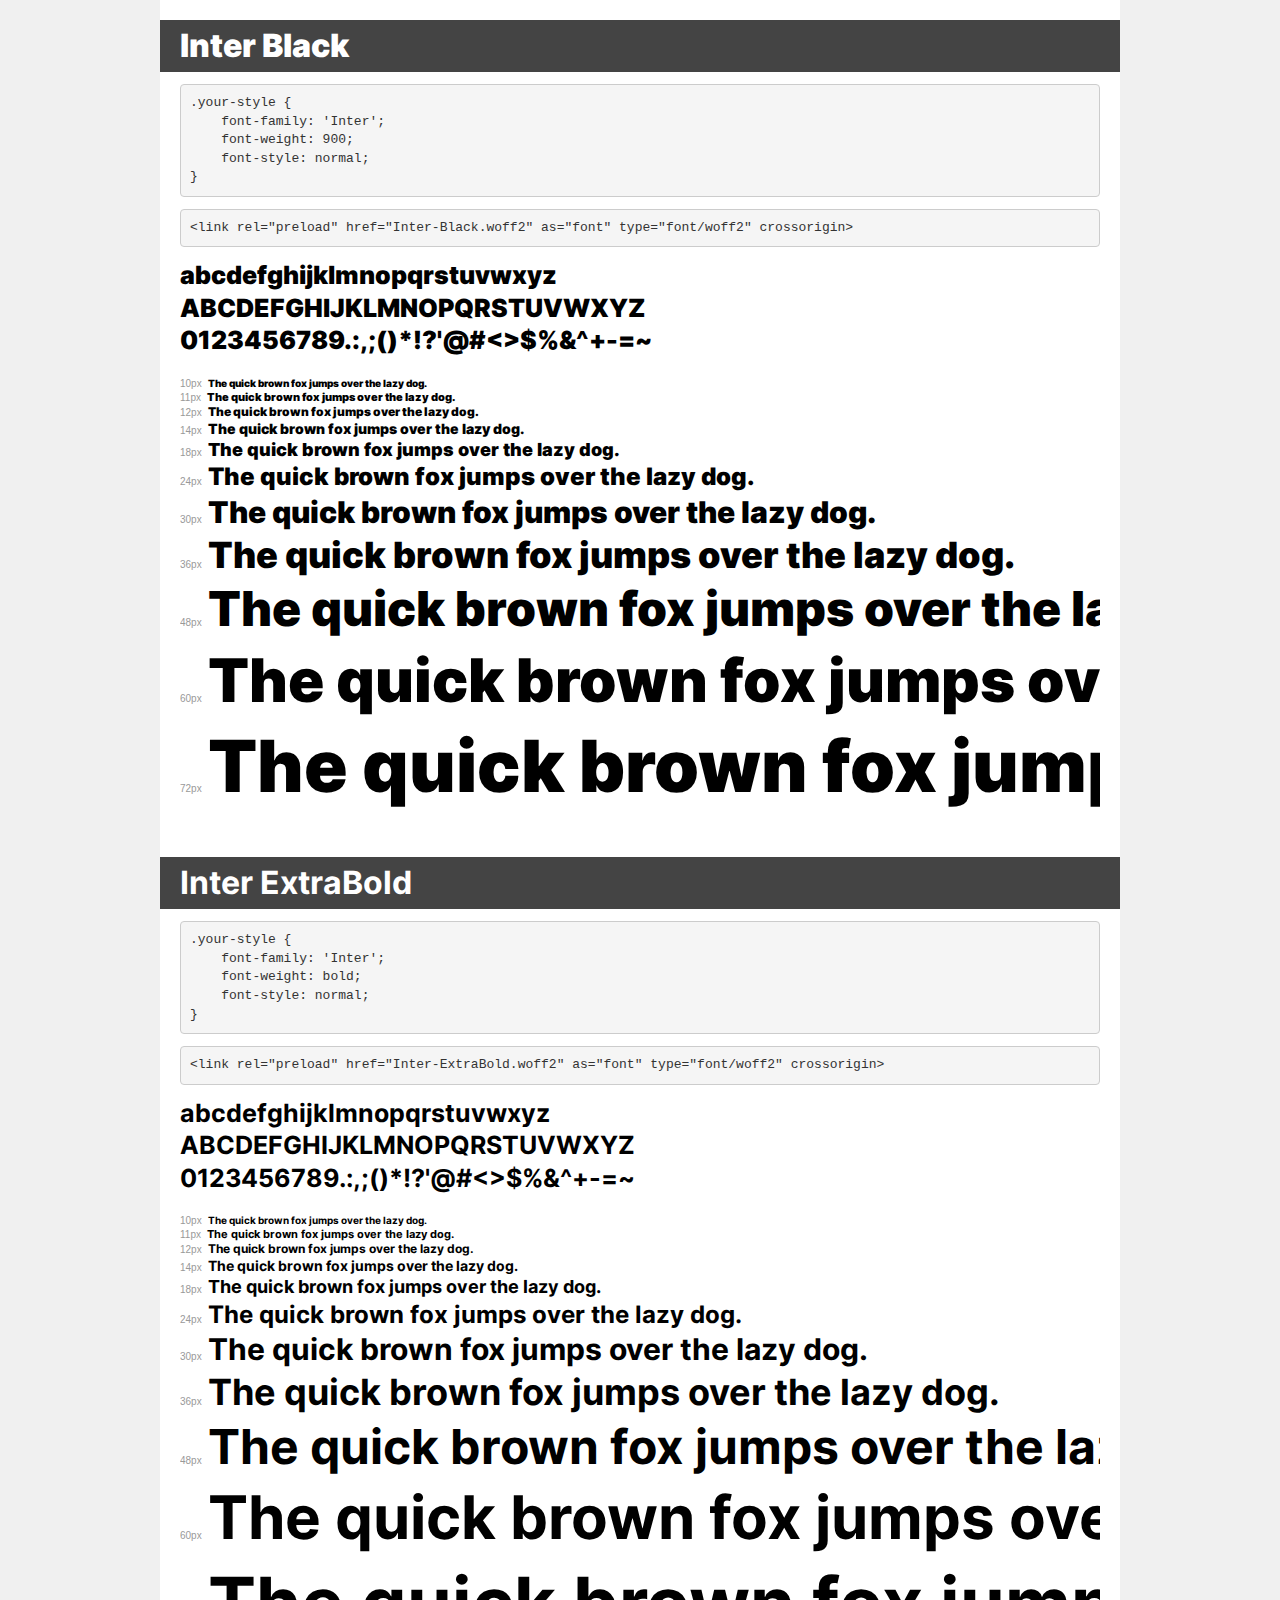
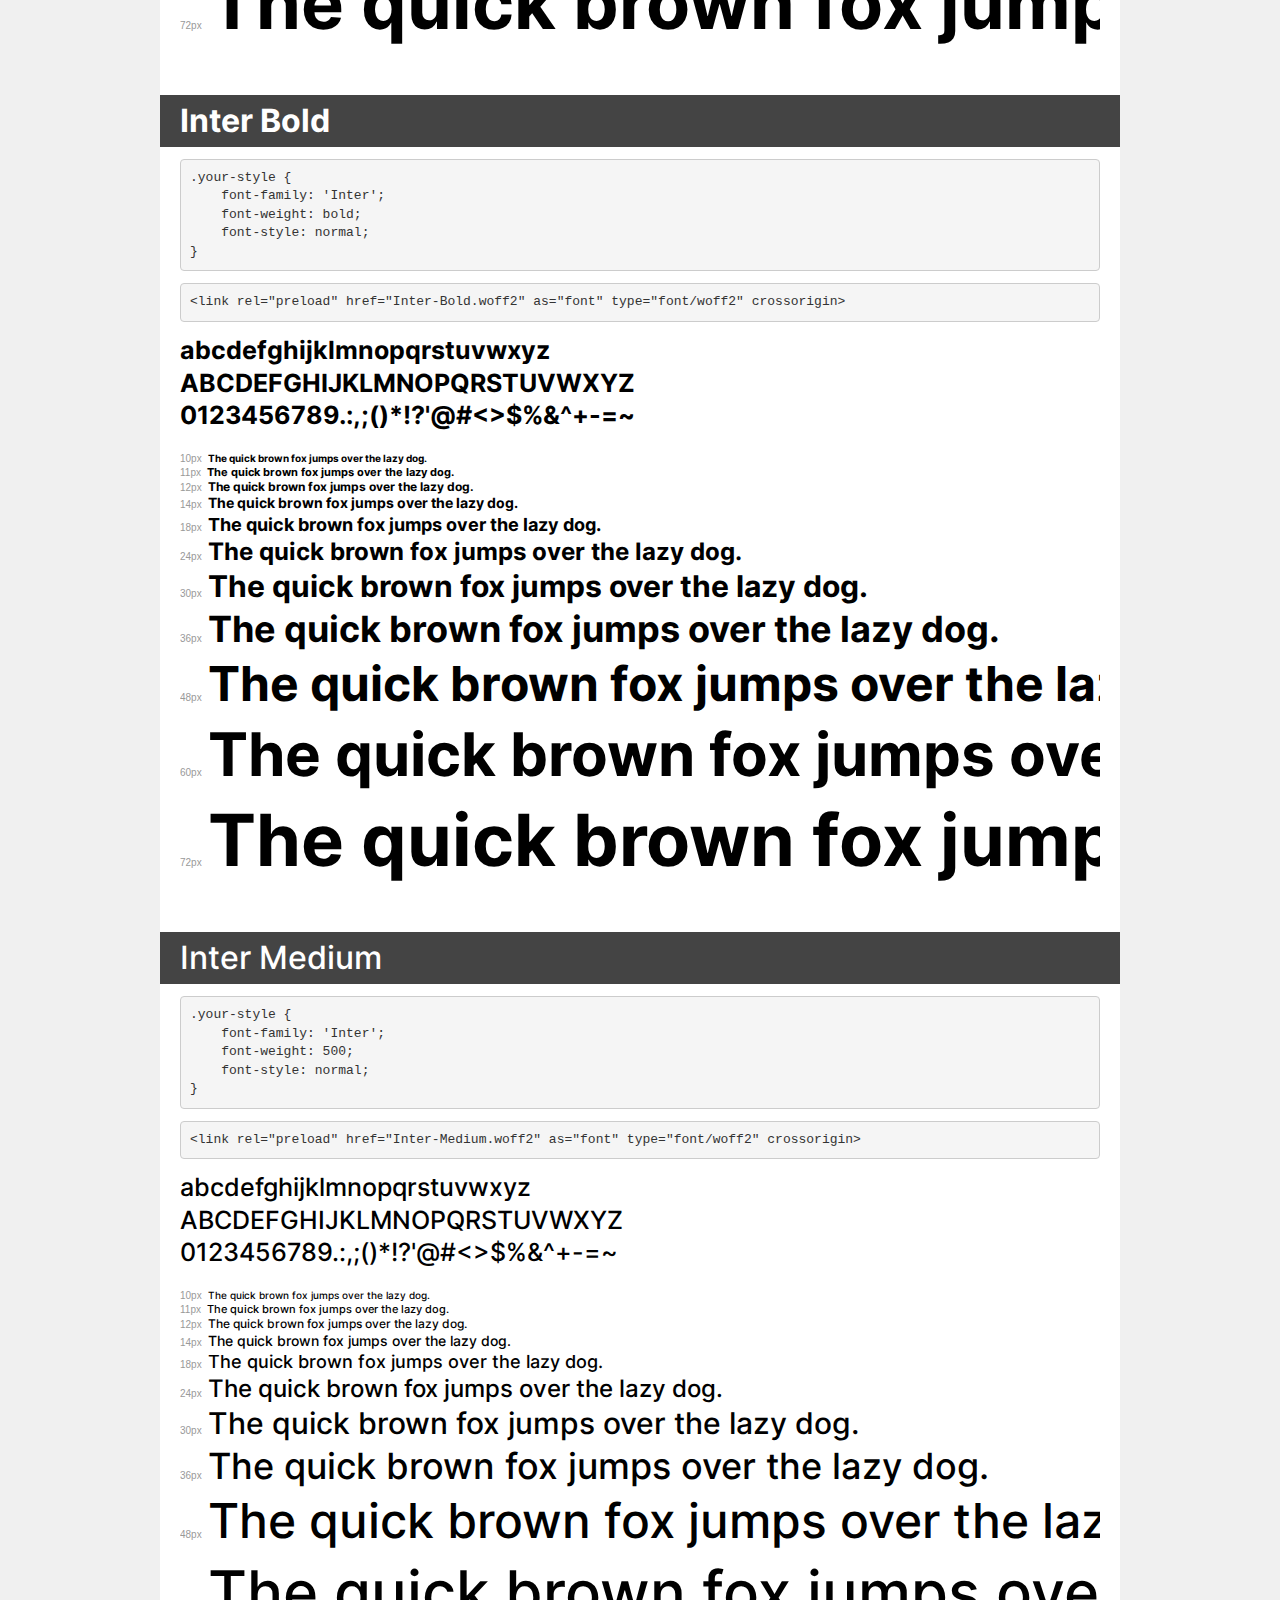
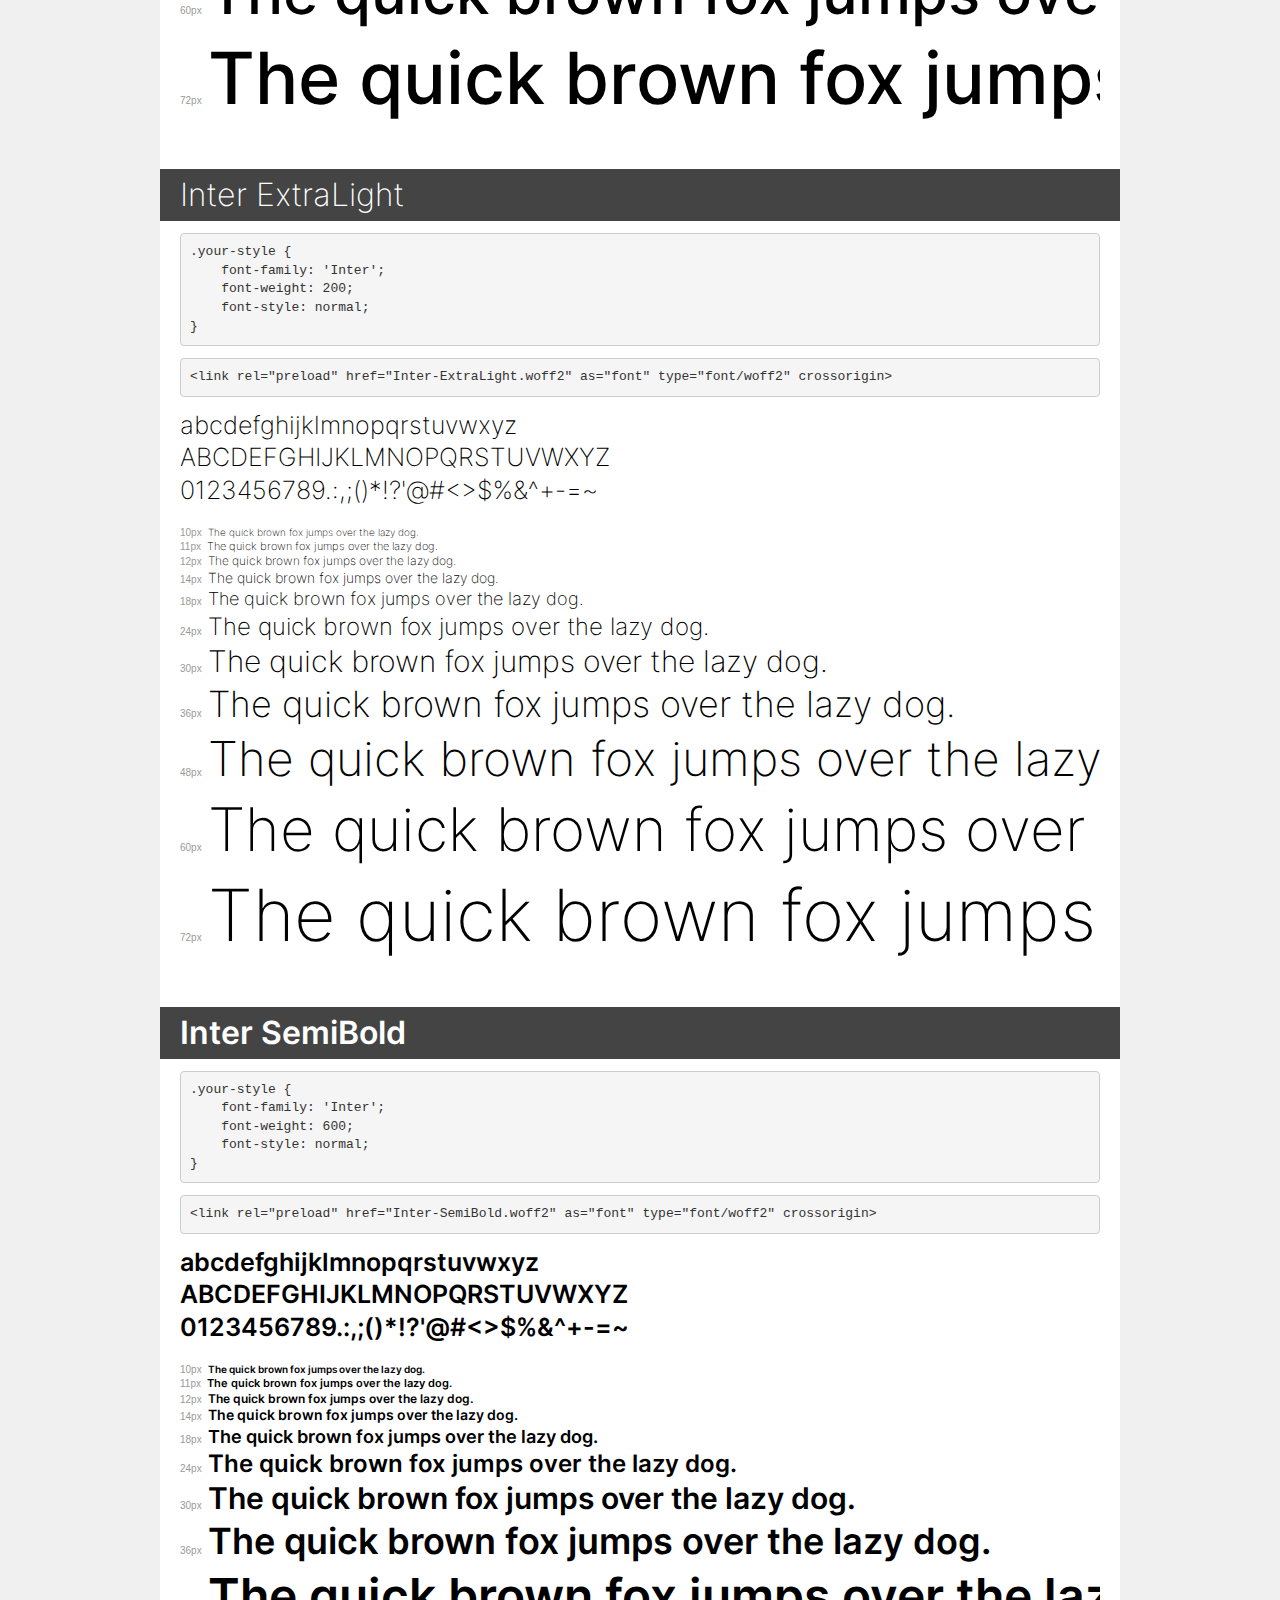
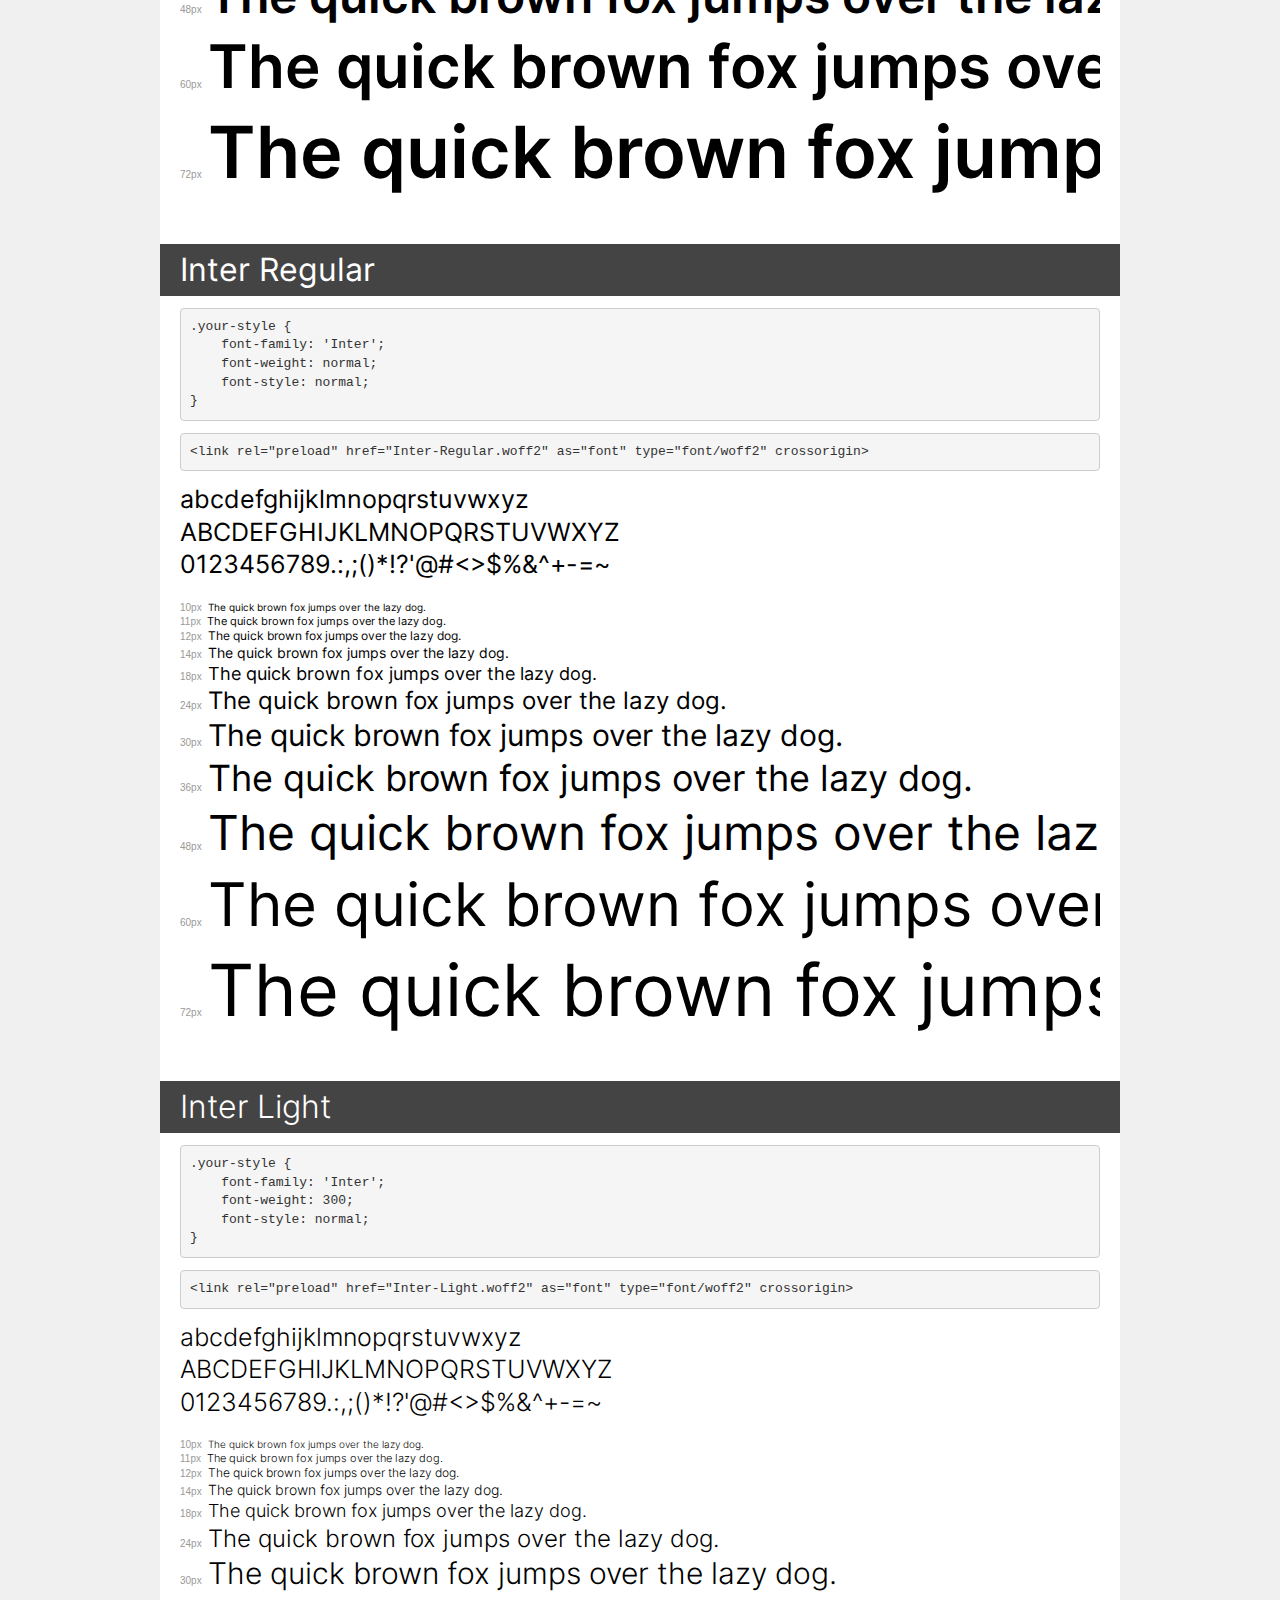
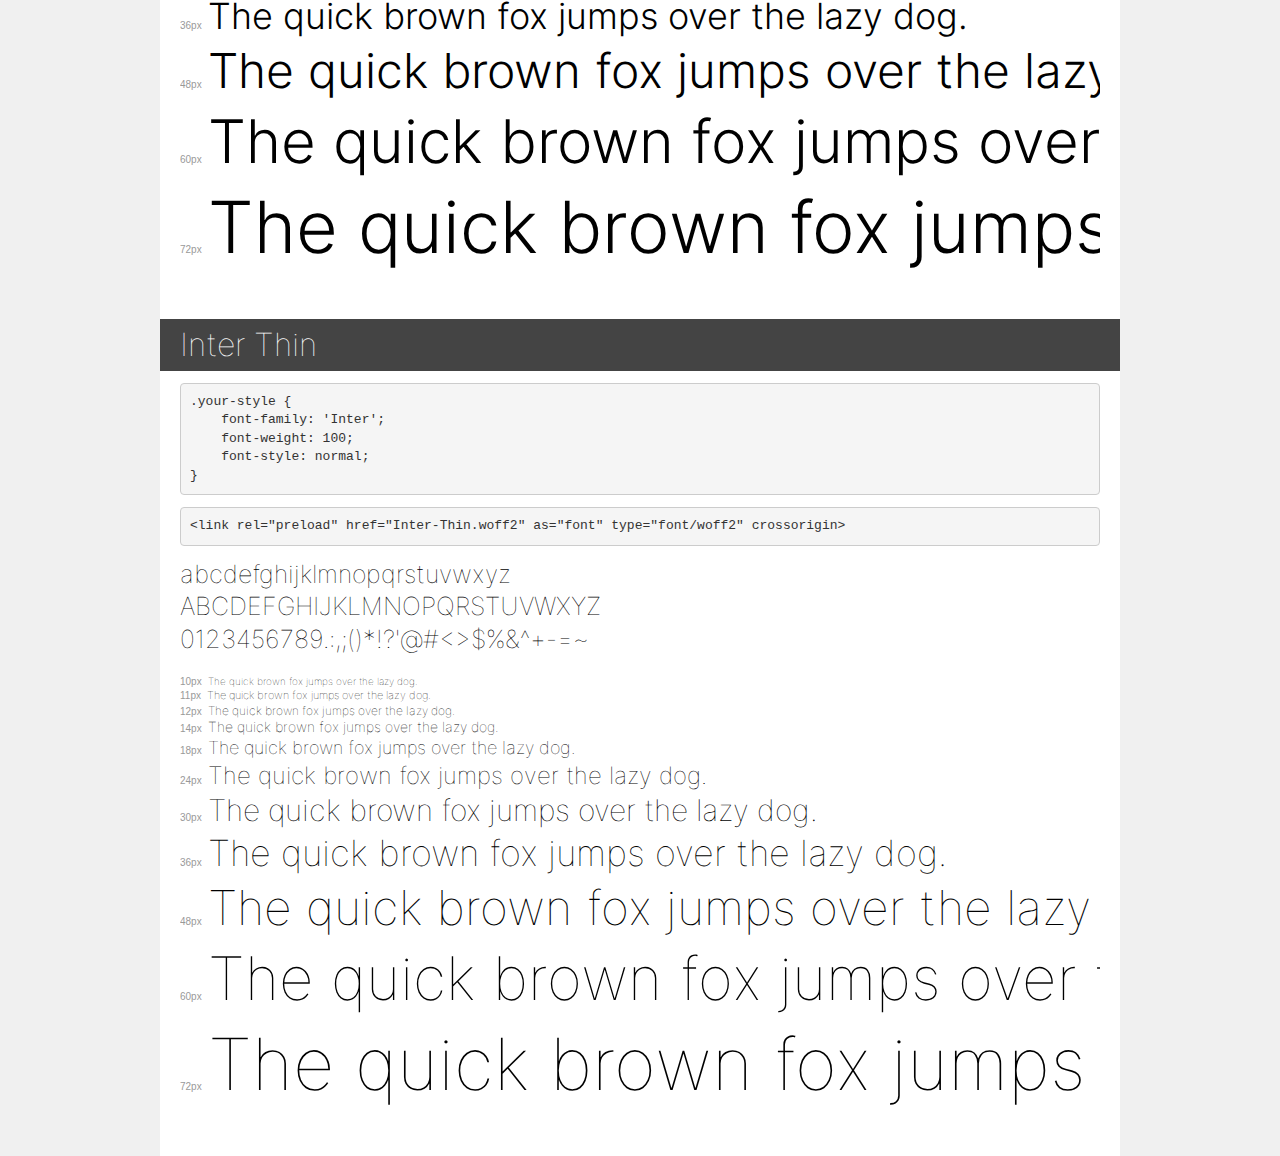
<file: fonts/InterFonts/demo.html>
<!DOCTYPE html>
<html lang="en">
<head>
    <meta charset="utf-8">
    <meta http-equiv="X-UA-Compatible" content="IE=edge">
    <meta name="viewport" content="width=device-width, initial-scale=1">
    <meta name="robots" content="noindex, noarchive">
    <meta name="format-detection" content="telephone=no">
    <title>Transfonter demo</title>
    <link href="stylesheet.css" rel="stylesheet">
    <style>
        /*
        http://meyerweb.com/eric/tools/css/reset/
        v2.0 | 20110126
        License: none (public domain)
        */
        html, body, div, span, applet, object, iframe,
        h1, h2, h3, h4, h5, h6, p, blockquote, pre,
        a, abbr, acronym, address, big, cite, code,
        del, dfn, em, img, ins, kbd, q, s, samp,
        small, strike, strong, sub, sup, tt, var,
        b, u, i, center,
        dl, dt, dd, ol, ul, li,
        fieldset, form, label, legend,
        table, caption, tbody, tfoot, thead, tr, th, td,
        article, aside, canvas, details, embed,
        figure, figcaption, footer, header, hgroup,
        menu, nav, output, ruby, section, summary,
        time, mark, audio, video {
            margin: 0;
            padding: 0;
            border: 0;
            font-size: 100%;
            font: inherit;
            vertical-align: baseline;
        }
        /* HTML5 display-role reset for older browsers */
        article, aside, details, figcaption, figure,
        footer, header, hgroup, menu, nav, section {
            display: block;
        }
        body {
            line-height: 1;
        }
        ol, ul {
            list-style: none;
        }
        blockquote, q {
            quotes: none;
        }
        blockquote:before, blockquote:after,
        q:before, q:after {
            content: '';
            content: none;
        }
        table {
            border-collapse: collapse;
            border-spacing: 0;
        }
        /* demo styles */
        body {
            background: #f0f0f0;
            color: #000;
        }
        .page {
            background: #fff;
            width: 920px;
            margin: 0 auto;
            padding: 20px 20px 0 20px;
            overflow: hidden;
        }
        .font-container {
            overflow-x: auto;
            overflow-y: hidden;
            margin-bottom: 40px;
            line-height: 1.3;
            white-space: nowrap;
            padding-bottom: 5px;
        }
        h1 {
            position: relative;
            background: #444;
            font-size: 32px;
            color: #fff;
            padding: 10px 20px;
            margin: 0 -20px 12px -20px;
        }
        .letters {
            font-size: 25px;
            margin-bottom: 20px;
        }
        .s10:before {
            content: '10px';
        }
        .s11:before {
            content: '11px';
        }
        .s12:before {
            content: '12px';
        }
        .s14:before {
            content: '14px';
        }
        .s18:before {
            content: '18px';
        }
        .s24:before {
            content: '24px';
        }
        .s30:before {
            content: '30px';
        }
        .s36:before {
            content: '36px';
        }
        .s48:before {
            content: '48px';
        }
        .s60:before {
            content: '60px';
        }
        .s72:before {
            content: '72px';
        }
        .s10:before, .s11:before, .s12:before, .s14:before,
        .s18:before, .s24:before, .s30:before, .s36:before,
        .s48:before, .s60:before, .s72:before {
            font-family: Arial, sans-serif;
            font-size: 10px;
            font-weight: normal;
            font-style: normal;
            color: #999;
            padding-right: 6px;
        }
        pre {
            display: block;
            padding: 9px;
            margin: 0 0 12px;
            font-family: Monaco, Menlo, Consolas, "Courier New", monospace;
            font-size: 13px;
            line-height: 1.428571429;
            color: #333;
            font-weight: normal;
            font-style: normal;
            background-color: #f5f5f5;
            border: 1px solid #ccc;
            overflow-x: auto;
            border-radius: 4px;
        }
        /* responsive */
        @media (max-width: 959px) {
            .page {
                width: auto;
                margin: 0;
            }
        }
    </style>
</head>
<body>
<div class="page">
    <div class="demo">
        <h1 style="font-family: 'Inter'; font-weight: 900; font-style: normal;">Inter Black</h1>
        <pre title="Usage">.your-style {
    font-family: 'Inter';
    font-weight: 900;
    font-style: normal;
}</pre>
        <pre title="Preload (optional)">
&lt;link rel=&quot;preload&quot; href=&quot;Inter-Black.woff2&quot; as=&quot;font&quot; type=&quot;font/woff2&quot; crossorigin&gt;</pre>
        <div class="font-container" style="font-family: 'Inter'; font-weight: 900; font-style: normal;">
            <p class="letters">
                abcdefghijklmnopqrstuvwxyz<br>
ABCDEFGHIJKLMNOPQRSTUVWXYZ<br>
                0123456789.:,;()*!?'@#&lt;&gt;$%&^+-=~
            </p>
            <p class="s10" style="font-size: 10px;">The quick brown fox jumps over the lazy dog.</p>
            <p class="s11" style="font-size: 11px;">The quick brown fox jumps over the lazy dog.</p>
            <p class="s12" style="font-size: 12px;">The quick brown fox jumps over the lazy dog.</p>
            <p class="s14" style="font-size: 14px;">The quick brown fox jumps over the lazy dog.</p>
            <p class="s18" style="font-size: 18px;">The quick brown fox jumps over the lazy dog.</p>
            <p class="s24" style="font-size: 24px;">The quick brown fox jumps over the lazy dog.</p>
            <p class="s30" style="font-size: 30px;">The quick brown fox jumps over the lazy dog.</p>
            <p class="s36" style="font-size: 36px;">The quick brown fox jumps over the lazy dog.</p>
            <p class="s48" style="font-size: 48px;">The quick brown fox jumps over the lazy dog.</p>
            <p class="s60" style="font-size: 60px;">The quick brown fox jumps over the lazy dog.</p>
            <p class="s72" style="font-size: 72px;">The quick brown fox jumps over the lazy dog.</p>
        </div>
    </div>

    <div class="demo">
        <h1 style="font-family: 'Inter'; font-weight: bold; font-style: normal;">Inter ExtraBold</h1>
        <pre title="Usage">.your-style {
    font-family: 'Inter';
    font-weight: bold;
    font-style: normal;
}</pre>
        <pre title="Preload (optional)">
&lt;link rel=&quot;preload&quot; href=&quot;Inter-ExtraBold.woff2&quot; as=&quot;font&quot; type=&quot;font/woff2&quot; crossorigin&gt;</pre>
        <div class="font-container" style="font-family: 'Inter'; font-weight: bold; font-style: normal;">
            <p class="letters">
                abcdefghijklmnopqrstuvwxyz<br>
ABCDEFGHIJKLMNOPQRSTUVWXYZ<br>
                0123456789.:,;()*!?'@#&lt;&gt;$%&^+-=~
            </p>
            <p class="s10" style="font-size: 10px;">The quick brown fox jumps over the lazy dog.</p>
            <p class="s11" style="font-size: 11px;">The quick brown fox jumps over the lazy dog.</p>
            <p class="s12" style="font-size: 12px;">The quick brown fox jumps over the lazy dog.</p>
            <p class="s14" style="font-size: 14px;">The quick brown fox jumps over the lazy dog.</p>
            <p class="s18" style="font-size: 18px;">The quick brown fox jumps over the lazy dog.</p>
            <p class="s24" style="font-size: 24px;">The quick brown fox jumps over the lazy dog.</p>
            <p class="s30" style="font-size: 30px;">The quick brown fox jumps over the lazy dog.</p>
            <p class="s36" style="font-size: 36px;">The quick brown fox jumps over the lazy dog.</p>
            <p class="s48" style="font-size: 48px;">The quick brown fox jumps over the lazy dog.</p>
            <p class="s60" style="font-size: 60px;">The quick brown fox jumps over the lazy dog.</p>
            <p class="s72" style="font-size: 72px;">The quick brown fox jumps over the lazy dog.</p>
        </div>
    </div>

    <div class="demo">
        <h1 style="font-family: 'Inter'; font-weight: bold; font-style: normal;">Inter Bold</h1>
        <pre title="Usage">.your-style {
    font-family: 'Inter';
    font-weight: bold;
    font-style: normal;
}</pre>
        <pre title="Preload (optional)">
&lt;link rel=&quot;preload&quot; href=&quot;Inter-Bold.woff2&quot; as=&quot;font&quot; type=&quot;font/woff2&quot; crossorigin&gt;</pre>
        <div class="font-container" style="font-family: 'Inter'; font-weight: bold; font-style: normal;">
            <p class="letters">
                abcdefghijklmnopqrstuvwxyz<br>
ABCDEFGHIJKLMNOPQRSTUVWXYZ<br>
                0123456789.:,;()*!?'@#&lt;&gt;$%&^+-=~
            </p>
            <p class="s10" style="font-size: 10px;">The quick brown fox jumps over the lazy dog.</p>
            <p class="s11" style="font-size: 11px;">The quick brown fox jumps over the lazy dog.</p>
            <p class="s12" style="font-size: 12px;">The quick brown fox jumps over the lazy dog.</p>
            <p class="s14" style="font-size: 14px;">The quick brown fox jumps over the lazy dog.</p>
            <p class="s18" style="font-size: 18px;">The quick brown fox jumps over the lazy dog.</p>
            <p class="s24" style="font-size: 24px;">The quick brown fox jumps over the lazy dog.</p>
            <p class="s30" style="font-size: 30px;">The quick brown fox jumps over the lazy dog.</p>
            <p class="s36" style="font-size: 36px;">The quick brown fox jumps over the lazy dog.</p>
            <p class="s48" style="font-size: 48px;">The quick brown fox jumps over the lazy dog.</p>
            <p class="s60" style="font-size: 60px;">The quick brown fox jumps over the lazy dog.</p>
            <p class="s72" style="font-size: 72px;">The quick brown fox jumps over the lazy dog.</p>
        </div>
    </div>

    <div class="demo">
        <h1 style="font-family: 'Inter'; font-weight: 500; font-style: normal;">Inter Medium</h1>
        <pre title="Usage">.your-style {
    font-family: 'Inter';
    font-weight: 500;
    font-style: normal;
}</pre>
        <pre title="Preload (optional)">
&lt;link rel=&quot;preload&quot; href=&quot;Inter-Medium.woff2&quot; as=&quot;font&quot; type=&quot;font/woff2&quot; crossorigin&gt;</pre>
        <div class="font-container" style="font-family: 'Inter'; font-weight: 500; font-style: normal;">
            <p class="letters">
                abcdefghijklmnopqrstuvwxyz<br>
ABCDEFGHIJKLMNOPQRSTUVWXYZ<br>
                0123456789.:,;()*!?'@#&lt;&gt;$%&^+-=~
            </p>
            <p class="s10" style="font-size: 10px;">The quick brown fox jumps over the lazy dog.</p>
            <p class="s11" style="font-size: 11px;">The quick brown fox jumps over the lazy dog.</p>
            <p class="s12" style="font-size: 12px;">The quick brown fox jumps over the lazy dog.</p>
            <p class="s14" style="font-size: 14px;">The quick brown fox jumps over the lazy dog.</p>
            <p class="s18" style="font-size: 18px;">The quick brown fox jumps over the lazy dog.</p>
            <p class="s24" style="font-size: 24px;">The quick brown fox jumps over the lazy dog.</p>
            <p class="s30" style="font-size: 30px;">The quick brown fox jumps over the lazy dog.</p>
            <p class="s36" style="font-size: 36px;">The quick brown fox jumps over the lazy dog.</p>
            <p class="s48" style="font-size: 48px;">The quick brown fox jumps over the lazy dog.</p>
            <p class="s60" style="font-size: 60px;">The quick brown fox jumps over the lazy dog.</p>
            <p class="s72" style="font-size: 72px;">The quick brown fox jumps over the lazy dog.</p>
        </div>
    </div>

    <div class="demo">
        <h1 style="font-family: 'Inter'; font-weight: 200; font-style: normal;">Inter ExtraLight</h1>
        <pre title="Usage">.your-style {
    font-family: 'Inter';
    font-weight: 200;
    font-style: normal;
}</pre>
        <pre title="Preload (optional)">
&lt;link rel=&quot;preload&quot; href=&quot;Inter-ExtraLight.woff2&quot; as=&quot;font&quot; type=&quot;font/woff2&quot; crossorigin&gt;</pre>
        <div class="font-container" style="font-family: 'Inter'; font-weight: 200; font-style: normal;">
            <p class="letters">
                abcdefghijklmnopqrstuvwxyz<br>
ABCDEFGHIJKLMNOPQRSTUVWXYZ<br>
                0123456789.:,;()*!?'@#&lt;&gt;$%&^+-=~
            </p>
            <p class="s10" style="font-size: 10px;">The quick brown fox jumps over the lazy dog.</p>
            <p class="s11" style="font-size: 11px;">The quick brown fox jumps over the lazy dog.</p>
            <p class="s12" style="font-size: 12px;">The quick brown fox jumps over the lazy dog.</p>
            <p class="s14" style="font-size: 14px;">The quick brown fox jumps over the lazy dog.</p>
            <p class="s18" style="font-size: 18px;">The quick brown fox jumps over the lazy dog.</p>
            <p class="s24" style="font-size: 24px;">The quick brown fox jumps over the lazy dog.</p>
            <p class="s30" style="font-size: 30px;">The quick brown fox jumps over the lazy dog.</p>
            <p class="s36" style="font-size: 36px;">The quick brown fox jumps over the lazy dog.</p>
            <p class="s48" style="font-size: 48px;">The quick brown fox jumps over the lazy dog.</p>
            <p class="s60" style="font-size: 60px;">The quick brown fox jumps over the lazy dog.</p>
            <p class="s72" style="font-size: 72px;">The quick brown fox jumps over the lazy dog.</p>
        </div>
    </div>

    <div class="demo">
        <h1 style="font-family: 'Inter'; font-weight: 600; font-style: normal;">Inter SemiBold</h1>
        <pre title="Usage">.your-style {
    font-family: 'Inter';
    font-weight: 600;
    font-style: normal;
}</pre>
        <pre title="Preload (optional)">
&lt;link rel=&quot;preload&quot; href=&quot;Inter-SemiBold.woff2&quot; as=&quot;font&quot; type=&quot;font/woff2&quot; crossorigin&gt;</pre>
        <div class="font-container" style="font-family: 'Inter'; font-weight: 600; font-style: normal;">
            <p class="letters">
                abcdefghijklmnopqrstuvwxyz<br>
ABCDEFGHIJKLMNOPQRSTUVWXYZ<br>
                0123456789.:,;()*!?'@#&lt;&gt;$%&^+-=~
            </p>
            <p class="s10" style="font-size: 10px;">The quick brown fox jumps over the lazy dog.</p>
            <p class="s11" style="font-size: 11px;">The quick brown fox jumps over the lazy dog.</p>
            <p class="s12" style="font-size: 12px;">The quick brown fox jumps over the lazy dog.</p>
            <p class="s14" style="font-size: 14px;">The quick brown fox jumps over the lazy dog.</p>
            <p class="s18" style="font-size: 18px;">The quick brown fox jumps over the lazy dog.</p>
            <p class="s24" style="font-size: 24px;">The quick brown fox jumps over the lazy dog.</p>
            <p class="s30" style="font-size: 30px;">The quick brown fox jumps over the lazy dog.</p>
            <p class="s36" style="font-size: 36px;">The quick brown fox jumps over the lazy dog.</p>
            <p class="s48" style="font-size: 48px;">The quick brown fox jumps over the lazy dog.</p>
            <p class="s60" style="font-size: 60px;">The quick brown fox jumps over the lazy dog.</p>
            <p class="s72" style="font-size: 72px;">The quick brown fox jumps over the lazy dog.</p>
        </div>
    </div>

    <div class="demo">
        <h1 style="font-family: 'Inter'; font-weight: normal; font-style: normal;">Inter Regular</h1>
        <pre title="Usage">.your-style {
    font-family: 'Inter';
    font-weight: normal;
    font-style: normal;
}</pre>
        <pre title="Preload (optional)">
&lt;link rel=&quot;preload&quot; href=&quot;Inter-Regular.woff2&quot; as=&quot;font&quot; type=&quot;font/woff2&quot; crossorigin&gt;</pre>
        <div class="font-container" style="font-family: 'Inter'; font-weight: normal; font-style: normal;">
            <p class="letters">
                abcdefghijklmnopqrstuvwxyz<br>
ABCDEFGHIJKLMNOPQRSTUVWXYZ<br>
                0123456789.:,;()*!?'@#&lt;&gt;$%&^+-=~
            </p>
            <p class="s10" style="font-size: 10px;">The quick brown fox jumps over the lazy dog.</p>
            <p class="s11" style="font-size: 11px;">The quick brown fox jumps over the lazy dog.</p>
            <p class="s12" style="font-size: 12px;">The quick brown fox jumps over the lazy dog.</p>
            <p class="s14" style="font-size: 14px;">The quick brown fox jumps over the lazy dog.</p>
            <p class="s18" style="font-size: 18px;">The quick brown fox jumps over the lazy dog.</p>
            <p class="s24" style="font-size: 24px;">The quick brown fox jumps over the lazy dog.</p>
            <p class="s30" style="font-size: 30px;">The quick brown fox jumps over the lazy dog.</p>
            <p class="s36" style="font-size: 36px;">The quick brown fox jumps over the lazy dog.</p>
            <p class="s48" style="font-size: 48px;">The quick brown fox jumps over the lazy dog.</p>
            <p class="s60" style="font-size: 60px;">The quick brown fox jumps over the lazy dog.</p>
            <p class="s72" style="font-size: 72px;">The quick brown fox jumps over the lazy dog.</p>
        </div>
    </div>

    <div class="demo">
        <h1 style="font-family: 'Inter'; font-weight: 300; font-style: normal;">Inter Light</h1>
        <pre title="Usage">.your-style {
    font-family: 'Inter';
    font-weight: 300;
    font-style: normal;
}</pre>
        <pre title="Preload (optional)">
&lt;link rel=&quot;preload&quot; href=&quot;Inter-Light.woff2&quot; as=&quot;font&quot; type=&quot;font/woff2&quot; crossorigin&gt;</pre>
        <div class="font-container" style="font-family: 'Inter'; font-weight: 300; font-style: normal;">
            <p class="letters">
                abcdefghijklmnopqrstuvwxyz<br>
ABCDEFGHIJKLMNOPQRSTUVWXYZ<br>
                0123456789.:,;()*!?'@#&lt;&gt;$%&^+-=~
            </p>
            <p class="s10" style="font-size: 10px;">The quick brown fox jumps over the lazy dog.</p>
            <p class="s11" style="font-size: 11px;">The quick brown fox jumps over the lazy dog.</p>
            <p class="s12" style="font-size: 12px;">The quick brown fox jumps over the lazy dog.</p>
            <p class="s14" style="font-size: 14px;">The quick brown fox jumps over the lazy dog.</p>
            <p class="s18" style="font-size: 18px;">The quick brown fox jumps over the lazy dog.</p>
            <p class="s24" style="font-size: 24px;">The quick brown fox jumps over the lazy dog.</p>
            <p class="s30" style="font-size: 30px;">The quick brown fox jumps over the lazy dog.</p>
            <p class="s36" style="font-size: 36px;">The quick brown fox jumps over the lazy dog.</p>
            <p class="s48" style="font-size: 48px;">The quick brown fox jumps over the lazy dog.</p>
            <p class="s60" style="font-size: 60px;">The quick brown fox jumps over the lazy dog.</p>
            <p class="s72" style="font-size: 72px;">The quick brown fox jumps over the lazy dog.</p>
        </div>
    </div>

    <div class="demo">
        <h1 style="font-family: 'Inter'; font-weight: 100; font-style: normal;">Inter Thin</h1>
        <pre title="Usage">.your-style {
    font-family: 'Inter';
    font-weight: 100;
    font-style: normal;
}</pre>
        <pre title="Preload (optional)">
&lt;link rel=&quot;preload&quot; href=&quot;Inter-Thin.woff2&quot; as=&quot;font&quot; type=&quot;font/woff2&quot; crossorigin&gt;</pre>
        <div class="font-container" style="font-family: 'Inter'; font-weight: 100; font-style: normal;">
            <p class="letters">
                abcdefghijklmnopqrstuvwxyz<br>
ABCDEFGHIJKLMNOPQRSTUVWXYZ<br>
                0123456789.:,;()*!?'@#&lt;&gt;$%&^+-=~
            </p>
            <p class="s10" style="font-size: 10px;">The quick brown fox jumps over the lazy dog.</p>
            <p class="s11" style="font-size: 11px;">The quick brown fox jumps over the lazy dog.</p>
            <p class="s12" style="font-size: 12px;">The quick brown fox jumps over the lazy dog.</p>
            <p class="s14" style="font-size: 14px;">The quick brown fox jumps over the lazy dog.</p>
            <p class="s18" style="font-size: 18px;">The quick brown fox jumps over the lazy dog.</p>
            <p class="s24" style="font-size: 24px;">The quick brown fox jumps over the lazy dog.</p>
            <p class="s30" style="font-size: 30px;">The quick brown fox jumps over the lazy dog.</p>
            <p class="s36" style="font-size: 36px;">The quick brown fox jumps over the lazy dog.</p>
            <p class="s48" style="font-size: 48px;">The quick brown fox jumps over the lazy dog.</p>
            <p class="s60" style="font-size: 60px;">The quick brown fox jumps over the lazy dog.</p>
            <p class="s72" style="font-size: 72px;">The quick brown fox jumps over the lazy dog.</p>
        </div>
    </div>

</div>
</body>
</html>
</file>
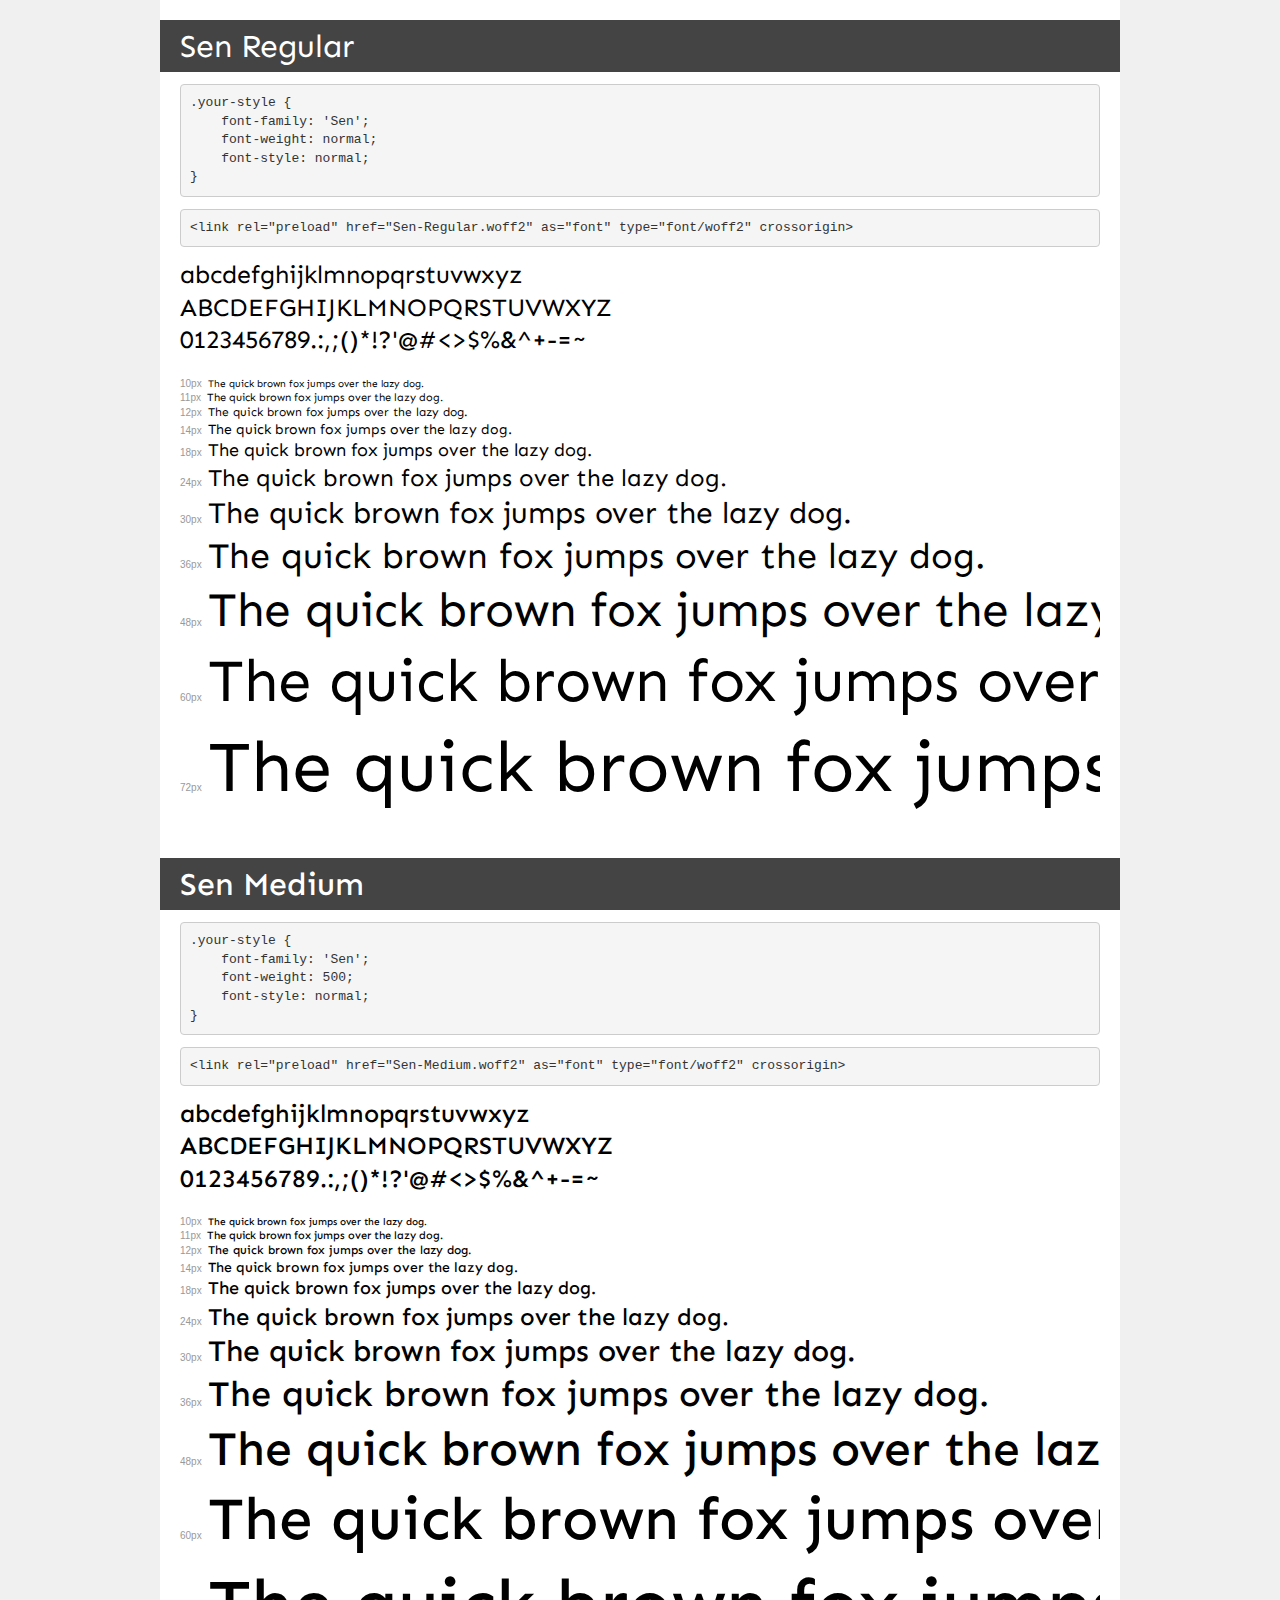
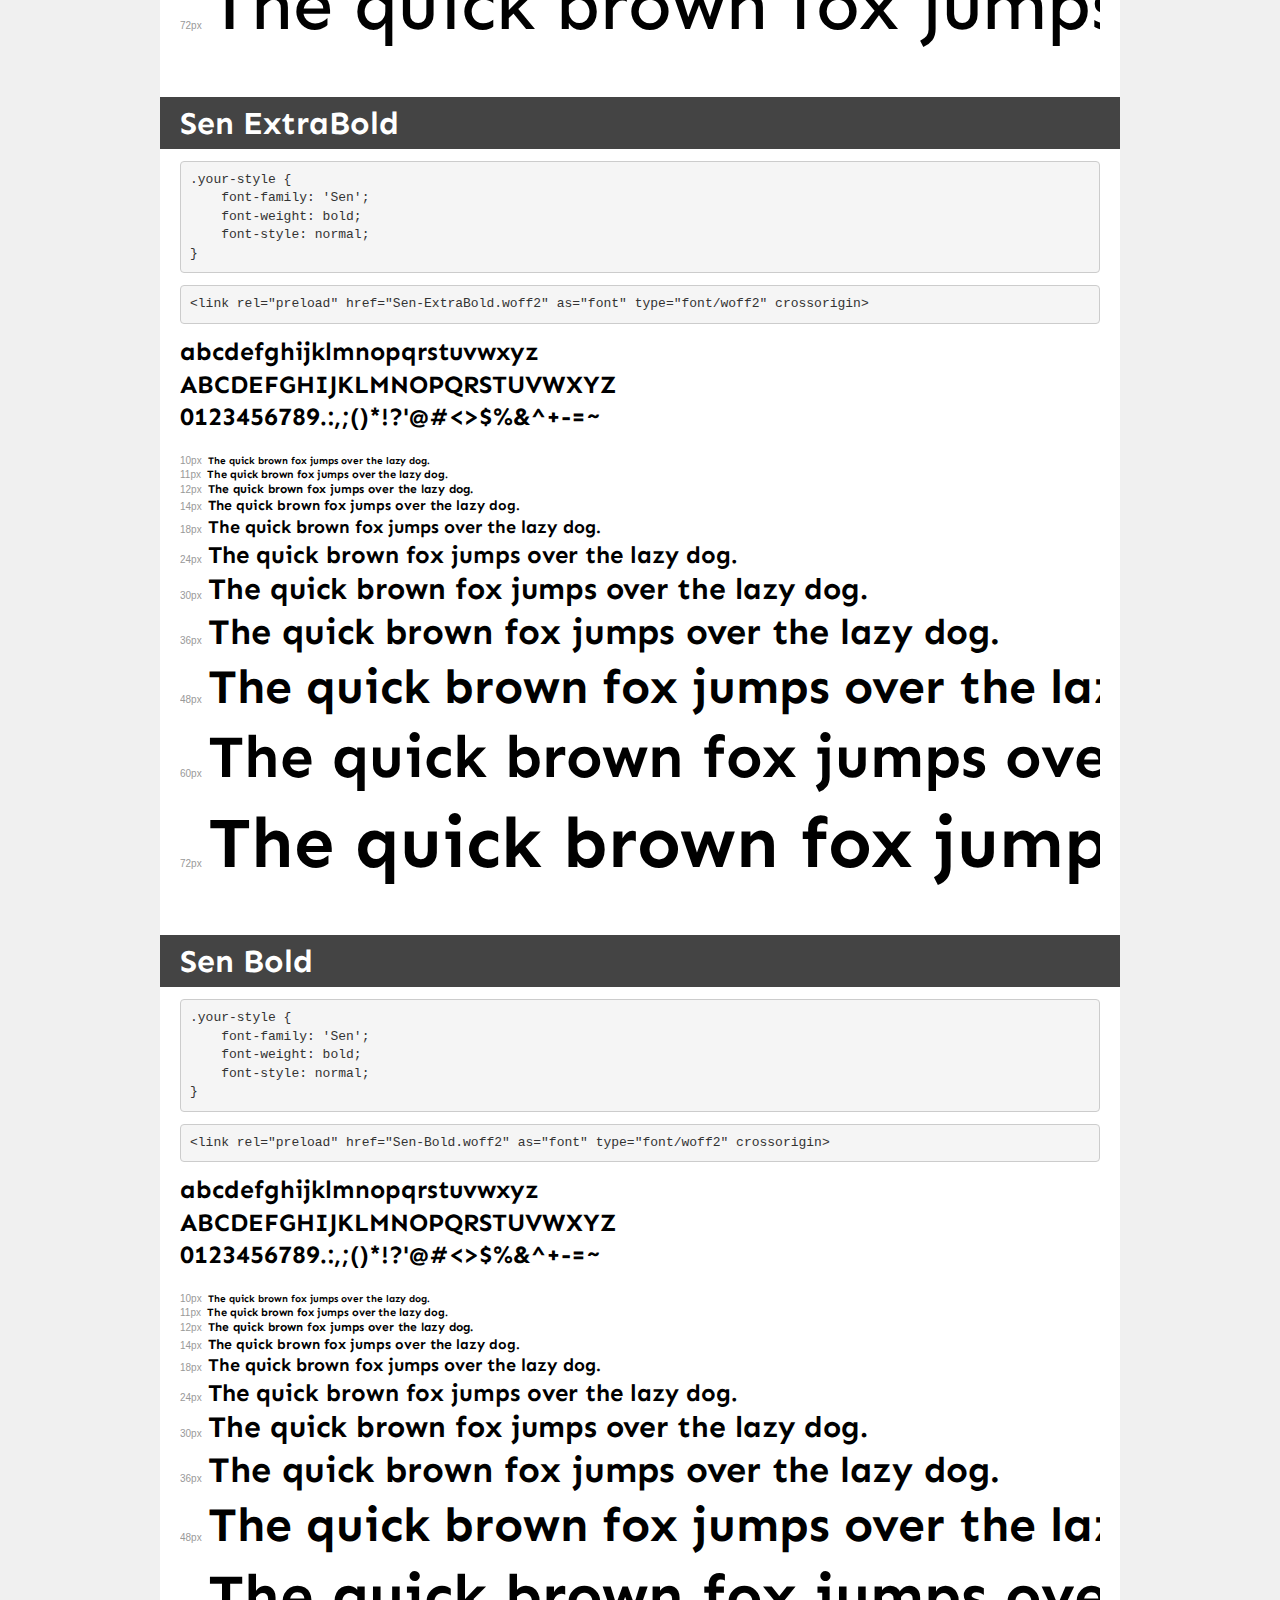
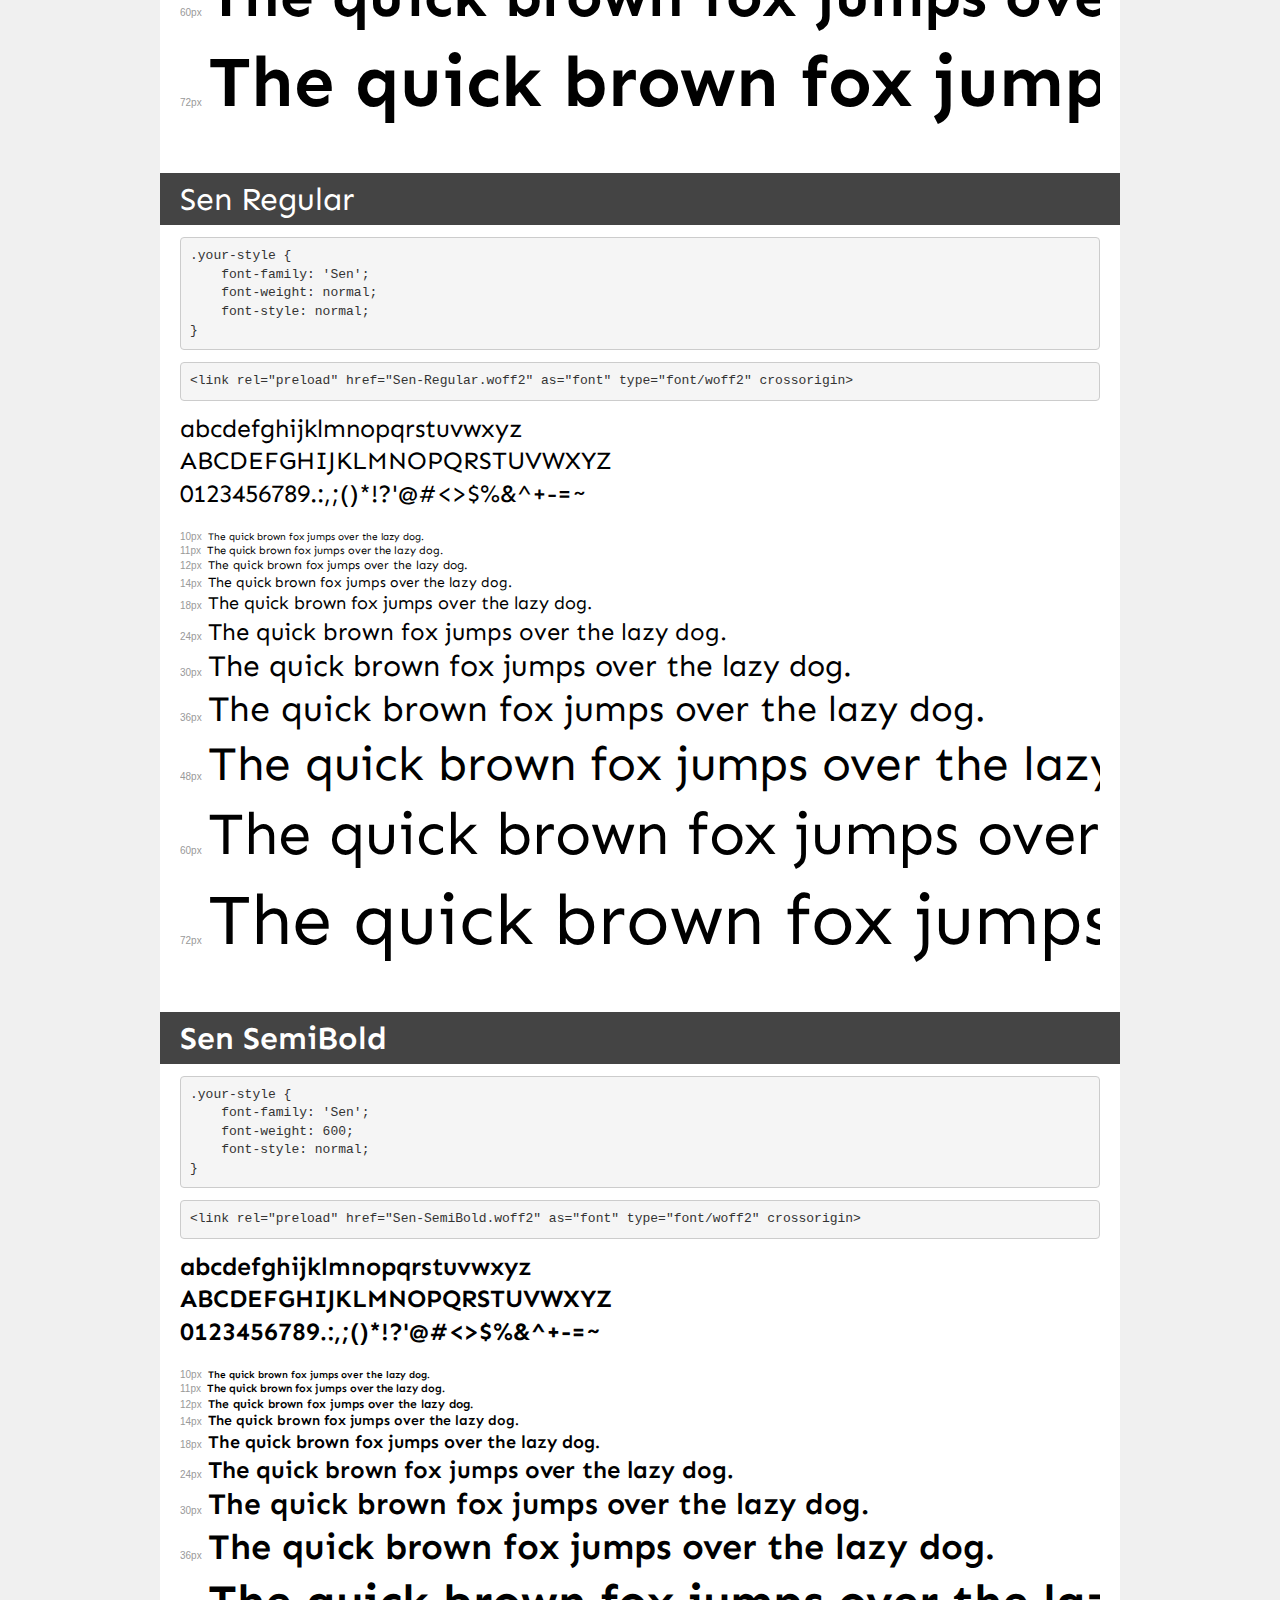
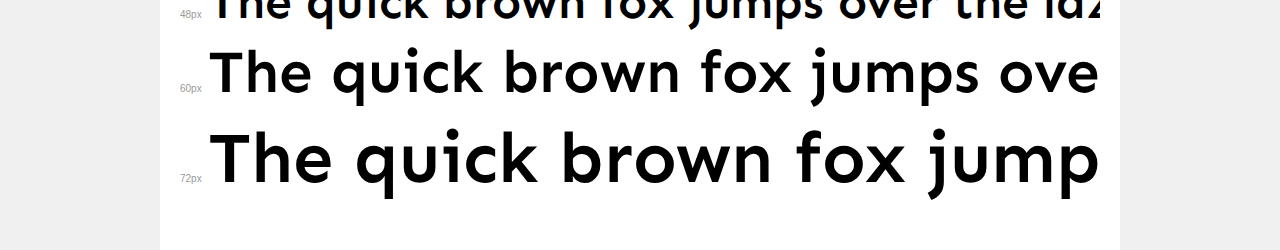
<file: fonts/SenFonts/demo.html>
<!DOCTYPE html>
<html lang="en">
<head>
    <meta charset="utf-8">
    <meta http-equiv="X-UA-Compatible" content="IE=edge">
    <meta name="viewport" content="width=device-width, initial-scale=1">
    <meta name="robots" content="noindex, noarchive">
    <meta name="format-detection" content="telephone=no">
    <title>Transfonter demo</title>
    <link href="stylesheet.css" rel="stylesheet">
    <style>
        /*
        http://meyerweb.com/eric/tools/css/reset/
        v2.0 | 20110126
        License: none (public domain)
        */
        html, body, div, span, applet, object, iframe,
        h1, h2, h3, h4, h5, h6, p, blockquote, pre,
        a, abbr, acronym, address, big, cite, code,
        del, dfn, em, img, ins, kbd, q, s, samp,
        small, strike, strong, sub, sup, tt, var,
        b, u, i, center,
        dl, dt, dd, ol, ul, li,
        fieldset, form, label, legend,
        table, caption, tbody, tfoot, thead, tr, th, td,
        article, aside, canvas, details, embed,
        figure, figcaption, footer, header, hgroup,
        menu, nav, output, ruby, section, summary,
        time, mark, audio, video {
            margin: 0;
            padding: 0;
            border: 0;
            font-size: 100%;
            font: inherit;
            vertical-align: baseline;
        }
        /* HTML5 display-role reset for older browsers */
        article, aside, details, figcaption, figure,
        footer, header, hgroup, menu, nav, section {
            display: block;
        }
        body {
            line-height: 1;
        }
        ol, ul {
            list-style: none;
        }
        blockquote, q {
            quotes: none;
        }
        blockquote:before, blockquote:after,
        q:before, q:after {
            content: '';
            content: none;
        }
        table {
            border-collapse: collapse;
            border-spacing: 0;
        }
        /* demo styles */
        body {
            background: #f0f0f0;
            color: #000;
        }
        .page {
            background: #fff;
            width: 920px;
            margin: 0 auto;
            padding: 20px 20px 0 20px;
            overflow: hidden;
        }
        .font-container {
            overflow-x: auto;
            overflow-y: hidden;
            margin-bottom: 40px;
            line-height: 1.3;
            white-space: nowrap;
            padding-bottom: 5px;
        }
        h1 {
            position: relative;
            background: #444;
            font-size: 32px;
            color: #fff;
            padding: 10px 20px;
            margin: 0 -20px 12px -20px;
        }
        .letters {
            font-size: 25px;
            margin-bottom: 20px;
        }
        .s10:before {
            content: '10px';
        }
        .s11:before {
            content: '11px';
        }
        .s12:before {
            content: '12px';
        }
        .s14:before {
            content: '14px';
        }
        .s18:before {
            content: '18px';
        }
        .s24:before {
            content: '24px';
        }
        .s30:before {
            content: '30px';
        }
        .s36:before {
            content: '36px';
        }
        .s48:before {
            content: '48px';
        }
        .s60:before {
            content: '60px';
        }
        .s72:before {
            content: '72px';
        }
        .s10:before, .s11:before, .s12:before, .s14:before,
        .s18:before, .s24:before, .s30:before, .s36:before,
        .s48:before, .s60:before, .s72:before {
            font-family: Arial, sans-serif;
            font-size: 10px;
            font-weight: normal;
            font-style: normal;
            color: #999;
            padding-right: 6px;
        }
        pre {
            display: block;
            padding: 9px;
            margin: 0 0 12px;
            font-family: Monaco, Menlo, Consolas, "Courier New", monospace;
            font-size: 13px;
            line-height: 1.428571429;
            color: #333;
            font-weight: normal;
            font-style: normal;
            background-color: #f5f5f5;
            border: 1px solid #ccc;
            overflow-x: auto;
            border-radius: 4px;
        }
        /* responsive */
        @media (max-width: 959px) {
            .page {
                width: auto;
                margin: 0;
            }
        }
    </style>
</head>
<body>
<div class="page">
    <div class="demo">
        <h1 style="font-family: 'Sen'; font-weight: normal; font-style: normal;">Sen Regular</h1>
        <pre title="Usage">.your-style {
    font-family: 'Sen';
    font-weight: normal;
    font-style: normal;
}</pre>
        <pre title="Preload (optional)">
&lt;link rel=&quot;preload&quot; href=&quot;Sen-Regular.woff2&quot; as=&quot;font&quot; type=&quot;font/woff2&quot; crossorigin&gt;</pre>
        <div class="font-container" style="font-family: 'Sen'; font-weight: normal; font-style: normal;">
            <p class="letters">
                abcdefghijklmnopqrstuvwxyz<br>
ABCDEFGHIJKLMNOPQRSTUVWXYZ<br>
                0123456789.:,;()*!?'@#&lt;&gt;$%&^+-=~
            </p>
            <p class="s10" style="font-size: 10px;">The quick brown fox jumps over the lazy dog.</p>
            <p class="s11" style="font-size: 11px;">The quick brown fox jumps over the lazy dog.</p>
            <p class="s12" style="font-size: 12px;">The quick brown fox jumps over the lazy dog.</p>
            <p class="s14" style="font-size: 14px;">The quick brown fox jumps over the lazy dog.</p>
            <p class="s18" style="font-size: 18px;">The quick brown fox jumps over the lazy dog.</p>
            <p class="s24" style="font-size: 24px;">The quick brown fox jumps over the lazy dog.</p>
            <p class="s30" style="font-size: 30px;">The quick brown fox jumps over the lazy dog.</p>
            <p class="s36" style="font-size: 36px;">The quick brown fox jumps over the lazy dog.</p>
            <p class="s48" style="font-size: 48px;">The quick brown fox jumps over the lazy dog.</p>
            <p class="s60" style="font-size: 60px;">The quick brown fox jumps over the lazy dog.</p>
            <p class="s72" style="font-size: 72px;">The quick brown fox jumps over the lazy dog.</p>
        </div>
    </div>

    <div class="demo">
        <h1 style="font-family: 'Sen'; font-weight: 500; font-style: normal;">Sen Medium</h1>
        <pre title="Usage">.your-style {
    font-family: 'Sen';
    font-weight: 500;
    font-style: normal;
}</pre>
        <pre title="Preload (optional)">
&lt;link rel=&quot;preload&quot; href=&quot;Sen-Medium.woff2&quot; as=&quot;font&quot; type=&quot;font/woff2&quot; crossorigin&gt;</pre>
        <div class="font-container" style="font-family: 'Sen'; font-weight: 500; font-style: normal;">
            <p class="letters">
                abcdefghijklmnopqrstuvwxyz<br>
ABCDEFGHIJKLMNOPQRSTUVWXYZ<br>
                0123456789.:,;()*!?'@#&lt;&gt;$%&^+-=~
            </p>
            <p class="s10" style="font-size: 10px;">The quick brown fox jumps over the lazy dog.</p>
            <p class="s11" style="font-size: 11px;">The quick brown fox jumps over the lazy dog.</p>
            <p class="s12" style="font-size: 12px;">The quick brown fox jumps over the lazy dog.</p>
            <p class="s14" style="font-size: 14px;">The quick brown fox jumps over the lazy dog.</p>
            <p class="s18" style="font-size: 18px;">The quick brown fox jumps over the lazy dog.</p>
            <p class="s24" style="font-size: 24px;">The quick brown fox jumps over the lazy dog.</p>
            <p class="s30" style="font-size: 30px;">The quick brown fox jumps over the lazy dog.</p>
            <p class="s36" style="font-size: 36px;">The quick brown fox jumps over the lazy dog.</p>
            <p class="s48" style="font-size: 48px;">The quick brown fox jumps over the lazy dog.</p>
            <p class="s60" style="font-size: 60px;">The quick brown fox jumps over the lazy dog.</p>
            <p class="s72" style="font-size: 72px;">The quick brown fox jumps over the lazy dog.</p>
        </div>
    </div>

    <div class="demo">
        <h1 style="font-family: 'Sen'; font-weight: bold; font-style: normal;">Sen ExtraBold</h1>
        <pre title="Usage">.your-style {
    font-family: 'Sen';
    font-weight: bold;
    font-style: normal;
}</pre>
        <pre title="Preload (optional)">
&lt;link rel=&quot;preload&quot; href=&quot;Sen-ExtraBold.woff2&quot; as=&quot;font&quot; type=&quot;font/woff2&quot; crossorigin&gt;</pre>
        <div class="font-container" style="font-family: 'Sen'; font-weight: bold; font-style: normal;">
            <p class="letters">
                abcdefghijklmnopqrstuvwxyz<br>
ABCDEFGHIJKLMNOPQRSTUVWXYZ<br>
                0123456789.:,;()*!?'@#&lt;&gt;$%&^+-=~
            </p>
            <p class="s10" style="font-size: 10px;">The quick brown fox jumps over the lazy dog.</p>
            <p class="s11" style="font-size: 11px;">The quick brown fox jumps over the lazy dog.</p>
            <p class="s12" style="font-size: 12px;">The quick brown fox jumps over the lazy dog.</p>
            <p class="s14" style="font-size: 14px;">The quick brown fox jumps over the lazy dog.</p>
            <p class="s18" style="font-size: 18px;">The quick brown fox jumps over the lazy dog.</p>
            <p class="s24" style="font-size: 24px;">The quick brown fox jumps over the lazy dog.</p>
            <p class="s30" style="font-size: 30px;">The quick brown fox jumps over the lazy dog.</p>
            <p class="s36" style="font-size: 36px;">The quick brown fox jumps over the lazy dog.</p>
            <p class="s48" style="font-size: 48px;">The quick brown fox jumps over the lazy dog.</p>
            <p class="s60" style="font-size: 60px;">The quick brown fox jumps over the lazy dog.</p>
            <p class="s72" style="font-size: 72px;">The quick brown fox jumps over the lazy dog.</p>
        </div>
    </div>

    <div class="demo">
        <h1 style="font-family: 'Sen'; font-weight: bold; font-style: normal;">Sen Bold</h1>
        <pre title="Usage">.your-style {
    font-family: 'Sen';
    font-weight: bold;
    font-style: normal;
}</pre>
        <pre title="Preload (optional)">
&lt;link rel=&quot;preload&quot; href=&quot;Sen-Bold.woff2&quot; as=&quot;font&quot; type=&quot;font/woff2&quot; crossorigin&gt;</pre>
        <div class="font-container" style="font-family: 'Sen'; font-weight: bold; font-style: normal;">
            <p class="letters">
                abcdefghijklmnopqrstuvwxyz<br>
ABCDEFGHIJKLMNOPQRSTUVWXYZ<br>
                0123456789.:,;()*!?'@#&lt;&gt;$%&^+-=~
            </p>
            <p class="s10" style="font-size: 10px;">The quick brown fox jumps over the lazy dog.</p>
            <p class="s11" style="font-size: 11px;">The quick brown fox jumps over the lazy dog.</p>
            <p class="s12" style="font-size: 12px;">The quick brown fox jumps over the lazy dog.</p>
            <p class="s14" style="font-size: 14px;">The quick brown fox jumps over the lazy dog.</p>
            <p class="s18" style="font-size: 18px;">The quick brown fox jumps over the lazy dog.</p>
            <p class="s24" style="font-size: 24px;">The quick brown fox jumps over the lazy dog.</p>
            <p class="s30" style="font-size: 30px;">The quick brown fox jumps over the lazy dog.</p>
            <p class="s36" style="font-size: 36px;">The quick brown fox jumps over the lazy dog.</p>
            <p class="s48" style="font-size: 48px;">The quick brown fox jumps over the lazy dog.</p>
            <p class="s60" style="font-size: 60px;">The quick brown fox jumps over the lazy dog.</p>
            <p class="s72" style="font-size: 72px;">The quick brown fox jumps over the lazy dog.</p>
        </div>
    </div>

    <div class="demo">
        <h1 style="font-family: 'Sen'; font-weight: normal; font-style: normal;">Sen Regular</h1>
        <pre title="Usage">.your-style {
    font-family: 'Sen';
    font-weight: normal;
    font-style: normal;
}</pre>
        <pre title="Preload (optional)">
&lt;link rel=&quot;preload&quot; href=&quot;Sen-Regular.woff2&quot; as=&quot;font&quot; type=&quot;font/woff2&quot; crossorigin&gt;</pre>
        <div class="font-container" style="font-family: 'Sen'; font-weight: normal; font-style: normal;">
            <p class="letters">
                abcdefghijklmnopqrstuvwxyz<br>
ABCDEFGHIJKLMNOPQRSTUVWXYZ<br>
                0123456789.:,;()*!?'@#&lt;&gt;$%&^+-=~
            </p>
            <p class="s10" style="font-size: 10px;">The quick brown fox jumps over the lazy dog.</p>
            <p class="s11" style="font-size: 11px;">The quick brown fox jumps over the lazy dog.</p>
            <p class="s12" style="font-size: 12px;">The quick brown fox jumps over the lazy dog.</p>
            <p class="s14" style="font-size: 14px;">The quick brown fox jumps over the lazy dog.</p>
            <p class="s18" style="font-size: 18px;">The quick brown fox jumps over the lazy dog.</p>
            <p class="s24" style="font-size: 24px;">The quick brown fox jumps over the lazy dog.</p>
            <p class="s30" style="font-size: 30px;">The quick brown fox jumps over the lazy dog.</p>
            <p class="s36" style="font-size: 36px;">The quick brown fox jumps over the lazy dog.</p>
            <p class="s48" style="font-size: 48px;">The quick brown fox jumps over the lazy dog.</p>
            <p class="s60" style="font-size: 60px;">The quick brown fox jumps over the lazy dog.</p>
            <p class="s72" style="font-size: 72px;">The quick brown fox jumps over the lazy dog.</p>
        </div>
    </div>

    <div class="demo">
        <h1 style="font-family: 'Sen'; font-weight: 600; font-style: normal;">Sen SemiBold</h1>
        <pre title="Usage">.your-style {
    font-family: 'Sen';
    font-weight: 600;
    font-style: normal;
}</pre>
        <pre title="Preload (optional)">
&lt;link rel=&quot;preload&quot; href=&quot;Sen-SemiBold.woff2&quot; as=&quot;font&quot; type=&quot;font/woff2&quot; crossorigin&gt;</pre>
        <div class="font-container" style="font-family: 'Sen'; font-weight: 600; font-style: normal;">
            <p class="letters">
                abcdefghijklmnopqrstuvwxyz<br>
ABCDEFGHIJKLMNOPQRSTUVWXYZ<br>
                0123456789.:,;()*!?'@#&lt;&gt;$%&^+-=~
            </p>
            <p class="s10" style="font-size: 10px;">The quick brown fox jumps over the lazy dog.</p>
            <p class="s11" style="font-size: 11px;">The quick brown fox jumps over the lazy dog.</p>
            <p class="s12" style="font-size: 12px;">The quick brown fox jumps over the lazy dog.</p>
            <p class="s14" style="font-size: 14px;">The quick brown fox jumps over the lazy dog.</p>
            <p class="s18" style="font-size: 18px;">The quick brown fox jumps over the lazy dog.</p>
            <p class="s24" style="font-size: 24px;">The quick brown fox jumps over the lazy dog.</p>
            <p class="s30" style="font-size: 30px;">The quick brown fox jumps over the lazy dog.</p>
            <p class="s36" style="font-size: 36px;">The quick brown fox jumps over the lazy dog.</p>
            <p class="s48" style="font-size: 48px;">The quick brown fox jumps over the lazy dog.</p>
            <p class="s60" style="font-size: 60px;">The quick brown fox jumps over the lazy dog.</p>
            <p class="s72" style="font-size: 72px;">The quick brown fox jumps over the lazy dog.</p>
        </div>
    </div>

</div>
</body>
</html>
</file>
<file: fonts/InterFonts/stylesheet.css>
@font-face {
    font-family: 'Inter';
    src: url('Inter-Black.woff2') format('woff2'),
        url('Inter-Black.woff') format('woff');
    font-weight: 900;
    font-style: normal;
    font-display: swap;
}

@font-face {
    font-family: 'Inter';
    src: url('Inter-ExtraBold.woff2') format('woff2'),
        url('Inter-ExtraBold.woff') format('woff');
    font-weight: bold;
    font-style: normal;
    font-display: swap;
}

@font-face {
    font-family: 'Inter';
    src: url('Inter-Bold.woff2') format('woff2'),
        url('Inter-Bold.woff') format('woff');
    font-weight: bold;
    font-style: normal;
    font-display: swap;
}

@font-face {
    font-family: 'Inter';
    src: url('Inter-Medium.woff2') format('woff2'),
        url('Inter-Medium.woff') format('woff');
    font-weight: 500;
    font-style: normal;
    font-display: swap;
}

@font-face {
    font-family: 'Inter';
    src: url('Inter-ExtraLight.woff2') format('woff2'),
        url('Inter-ExtraLight.woff') format('woff');
    font-weight: 200;
    font-style: normal;
    font-display: swap;
}

@font-face {
    font-family: 'Inter';
    src: url('Inter-SemiBold.woff2') format('woff2'),
        url('Inter-SemiBold.woff') format('woff');
    font-weight: 600;
    font-style: normal;
    font-display: swap;
}

@font-face {
    font-family: 'Inter';
    src: url('Inter-Regular.woff2') format('woff2'),
        url('Inter-Regular.woff') format('woff');
    font-weight: normal;
    font-style: normal;
    font-display: swap;
}

@font-face {
    font-family: 'Inter';
    src: url('Inter-Light.woff2') format('woff2'),
        url('Inter-Light.woff') format('woff');
    font-weight: 300;
    font-style: normal;
    font-display: swap;
}

@font-face {
    font-family: 'Inter';
    src: url('Inter-Thin.woff2') format('woff2'),
        url('Inter-Thin.woff') format('woff');
    font-weight: 100;
    font-style: normal;
    font-display: swap;
}
</file>
<file: fonts/SenFonts/stylesheet.css>
@font-face {
    font-family: 'Sen';
    src: url('Sen-Regular.woff2') format('woff2'),
        url('Sen-Regular.woff') format('woff');
    font-weight: normal;
    font-style: normal;
    font-display: swap;
}

@font-face {
    font-family: 'Sen';
    src: url('Sen-Medium.woff2') format('woff2'),
        url('Sen-Medium.woff') format('woff');
    font-weight: 500;
    font-style: normal;
    font-display: swap;
}

@font-face {
    font-family: 'Sen';
    src: url('Sen-ExtraBold.woff2') format('woff2'),
        url('Sen-ExtraBold.woff') format('woff');
    font-weight: bold;
    font-style: normal;
    font-display: swap;
}

@font-face {
    font-family: 'Sen';
    src: url('Sen-Bold.woff2') format('woff2'),
        url('Sen-Bold.woff') format('woff');
    font-weight: bold;
    font-style: normal;
    font-display: swap;
}

@font-face {
    font-family: 'Sen';
    src: url('Sen-Regular.woff2') format('woff2'),
        url('Sen-Regular.woff') format('woff');
    font-weight: normal;
    font-style: normal;
    font-display: swap;
}

@font-face {
    font-family: 'Sen';
    src: url('Sen-SemiBold.woff2') format('woff2'),
        url('Sen-SemiBold.woff') format('woff');
    font-weight: 600;
    font-style: normal;
    font-display: swap;
}
</file>
<file: indexCss/headerNav.css>
.logoBlock{
    background-color:  var(--black, #232536);
    padding: 25px 10px;
}
a{
    color: #ffffff;
}
.logoBlock-container{
    display: flex;
    justify-content: space-between;
    align-items: center;

}
.logoBlock-nav{
    display: none;
    /* display: flex;
    width: 500px;
    justify-content: space-between;
    align-items: center; */
}
.logoBlock-ul{
    visibility: hidden;
    position: fixed;
    top: -250px;
    left: 180px;
    right: 30px;
    border-radius: 10px;
    transition: 1s;
}
.logoBlock-mobail{
    display: block;
}
.logoBlock-mobail-img{
    width: 35px;
    height: 35px;
    display: block;
}
.logoBlock-mobail:hover>.logoBlock-ul{
    visibility: visible;
    background-color:rgb(122, 38, 38);
    scale: 1.5;
    top: 120px;
    left: 200px;
}
.logoBlock-img{
    display: block;
}
.logoBlock-links{
    color: var(--light, black);
    font-family: Inter;
    font-size: 16px;
    font-style: normal;
    font-weight: 400;
    line-height: 28px; 
    display: block;
    transition: 0.8s;
}
.logoBlock-links:hover{
    scale: 1.2;
    background-color: #232536;
    border-radius: 5px;
}
.logoBlock-nav-button{
    display: inline-flex;
    padding: 16px 48px;
    align-items: flex-start;
    gap: 12px;
    background: var(--light, #FFF);
    color: var(--black, #232536);
    font-family: Sen;
    font-size: 18px;   /*18px*/
    font-style: normal;
    font-weight: 700;
    line-height: 24px; /* 24px */    
}
@media screen and (min-width: 768px) {
    .logoBlock-container{
        width: 95%;
        margin: 0 auto;
    }
    .logoBlock-nav{
        display: none;
        display: flex;
        width: 500px;
        justify-content: space-between;
        align-items: center;
    }
    .logoBlock-mobail{
        display: none;
    }
    .logoBlock-links{
        color: #ffffff;
    }
}
@media screen and (min-width: 992px) {
    .logoBlock-container{
        width: 90%;
        margin: 0 auto;
    }
    .logoBlock-nav{
        width: 600px;   
    }
    .logoBlock-nav-button{
        display: inline-flex;
        padding: 16px 48px;
        align-items: flex-start;
        gap: 12px;
        background: var(--light, #FFF);
        color: var(--black, #232536);
        font-family: Sen;
        font-size: 18px;   /*18px*/
        font-style: normal;
        font-weight: 700;
        line-height: 24px; /* 24px */       
    }
   
}
@media screen and (min-width: 1280px) {
    .logoBlock-container{
        width: 1280px;
        margin: 0 auto;
    }
    .logoBlock-nav-button{
        margin: 12px 0;
    }
    .logoBlock{
        padding: 0;
    }
}
</file>
<file: indexCss/headerContainer.css>
.header-block{
    background-image: url('../img/macbook-3.png');
    background-size: cover;
    background-position: center;
}
.header-container-block-text{
    color: var(--light, #FFF);
    font-family: Inter;
    font-size: 16px;
    font-style: normal;
    font-weight: 500;
    line-height: 20px; 
    letter-spacing: 3px;
    text-transform: uppercase;
    margin-bottom: 20px;    
}
.header-container{
    padding: 20px 10px;
    text-align: center;
}
.header-container-block-title{
    color: var(--light, #FFF);
    text-shadow: 0px 4px 4px rgba(0, 0, 0, 0.25);
    font-family: Sen;
    font-size: 25px; /*56*/
    font-style: normal;
    font-weight: 700;
    line-height: 30px; /*64px*/
    letter-spacing: -2px;   
    margin-bottom: 24px;  
}
.header-container-block-text1{
    color: var(--light, #FFF);
    font-family: Inter;
    font-size: 16px;
    font-style: normal;
    font-weight: 400;
    line-height: 28px; 
    margin-bottom: 20px; 
}
.header-container-block-text3{
    color: var(--light, #FFF);
    font-family: Inter;
    font-size: 16px;
    font-style: normal;
    font-weight: 400;
    line-height: 28px;  
    margin-bottom: 20px;   
}
.header-container-block-button{
    display: inline-flex;
    padding: 16px 48px;
    align-items: flex-start;
    gap: 12px;  
    background: var(--yellow, #FFD050);  
    color: var(--black, #232536);
    font-family: Sen;
    font-size: 18px;
    font-style: normal;
    font-weight: 700;
    line-height: 24px; /* 133.333% */
}
@media screen and (min-width: 540px){
    .header-container{
        width: 90%;
        margin: auto;
        padding: 90px 0; /*128px 0 192px*/
        text-align: left;
    }
    .header-container-block-text{
        margin-bottom: 24px;
    }
    .header-container-block-title{
        font-size: 30px; /*56*/
        line-height: 45px; /*64px*/
    }
    .header-container-block-text1{
        margin-bottom: 16px; 
    }
    .header-container-block-text3{
        margin-bottom: 48px;
    }
}
@media screen and (min-width: 768px){
    .header-container{
        width: 90%;
        margin: 0 auto;
        padding: 90px 0; /*128px 0 192px*/
        text-align: left;
    }
    .header-container-block-text{
        margin-bottom: 24px;
    }
    .header-container-block-title{
        font-size: 40px; /*56*/
        line-height: 55px; /*64px*/
        /* width: 803px;*/
    } 
    .header-container-block-text1{
        margin-bottom: 16px; 
    }
    .header-container-block-text3{
        margin-bottom: 48px;
        width: 599px;
    }
}
@media screen and (min-width: 992px){
    .header-container{
        width: 90%;
        margin: 0 auto;
        padding: 100px 0; /*128px 0 192px*/
        text-align: left;
    }
    .header-container-block-text{
        margin-bottom: 24px;
    }
    .header-container-block-title{
        font-size: 56px; /*56*/
        line-height: 64px; /*64px*/
        width: 803px;
    } 
}
@media screen and (min-width: 1280px){
    .header-container{
        width: 90%;
        margin: 0 auto;
        padding: 128px 0 192px;
        text-align: left;
    }
    .header-container-block-title{
        font-size: 56px; /*56*/
        line-height: 64px; /*64px*/
        width: 803px;
    } 
}
</file>
<file: indexCss/style.css>
*{
    margin: 0;
    padding: 0;
    box-sizing: border-box;
    background-repeat: no-repeat;
    text-decoration: none;
    list-style: none;
}
button{
    border: none;
    cursor: pointer;
    transition: 1.5s;
}
button:hover{
    scale: 1.2;
}
.section1-container{
    padding: 50px 10px;
}
.section1-container-block1{
    display: flex;
    justify-content: space-around;
    align-items: center;
    margin-bottom: 32px;
}
.section1-container-block1-text1{
    color: var(--black, #232536);
    font-family: Sen;
    font-size: 20px; /* 36px */
    font-style: normal;
    font-weight: 700;
    line-height: 48px; /* 48px */
    letter-spacing: -2px;    
}
.section1-container-block1-text3{
    color: var(--purple, #592EA9);
    font-family: Inter;
    font-size: 16px; /* 16px*/
    font-style: normal;
    font-weight: 400;
    line-height: 28px; /* 28px */    
}
.section1-container-blocks{
    text-align: center;  
    display: flex;  
    flex-wrap: wrap;
}
.section1-container-blocks-block1{
    margin-bottom: 30px;
}
.section1-container-blocks-block1-img{
    width: 100%;
    display: block;
    margin-bottom: 20px; 
}
.section1-container-blocks-block1-text1{
    color: var(--dark-grey, #4C4C4C);
    font-family: Inter;
    font-size: 14px; /*14px */
    font-style: normal;
    font-weight: 500;
    line-height: 20px; /*20px */  
    margin-bottom: 20px;   
}
.section1-container-blocks-block1-text2{
    color: var(--black, #232536);
    font-family: Sen;
    font-size: 28px; /*28px*/
    font-style: normal;
    font-weight: 700;
    line-height: 40px; /* 40px */
    letter-spacing: -1px;
    margin-bottom: 20px; 
    /*width: 669px;*/
}
.section1-container-blocks-block1-text3{
    color: var(--medium-grey, #6D6E76);
    font-family: Inter;
    font-size: 16px; /* 16px */
    font-style: normal;
    font-weight: 400;
    line-height: 28px; /* 28px */ 
    margin-bottom: 20px;   
    /*width: 551px;*/
}
.section1-container-blocks-block1-button{
    display: inline-flex;
    padding: 16px 48px;
    align-items: flex-start;
    gap: 12px;
    color: var(--black, #232536);
    font-family: Sen;
    font-size: 18px; /* 18px */
    font-style: normal;
    font-weight: 700;
    line-height: 24px; /* 24px */
    background: var(--yellow, #FFD050);
}
.section1-container-blocks-block2-text1{
    color: var(--dark-grey, #4C4C4C);
    font-family: Inter;
    font-size: 14px;  /*14px*/
    font-style: normal;
    font-weight: 500;
    line-height: 20px; /* 20px */    
}
.section1-container-blocks-block2-text2{
    color: var(--black, #232536);
    font-family: Sen;
    font-size: 24px; /*24px*/
    font-style: normal;
    font-weight: 700;
    line-height: 32px; /*32px*/
    /*width: 369px;*/    
}
.section1-container-blocks-block2-block{
    padding: 10px;
    margin-bottom: 10px;
}
.section1-container-blocks-block2-block:hover{
    scale: 1.1;
    transition: 1s;
    background: var(--light-yellow, #FBF6EA);
}
.section2-container{
    padding: 50px 10px;
    background: var(--lavender, #F4F0F8);
}
.section2-container-color{
    display: flex;
    justify-content: flex-end;
    margin-right: 10px;
    visibility: hidden;
}
.section2-container-color-yellow{
    background-color: #FFD050;
    padding: 12px 85px;
}
.section2-container-color-purple{
    background-color: #592EA9;
    padding: 12px 45px;
}
.section2-container-blocks{
    display: flex;
    flex-wrap: wrap;
    text-align: center;
}
.section2-container-block1{
    margin-bottom: 40px;
}
.section2-container-block1-text1{
    color: var(--black, #232536);
    font-family: Inter;
    font-size: 16px; /*16px*/
    font-style: normal;
    font-weight: 600;
    line-height: 20px; /* 20px */
    letter-spacing: 3px;
    text-transform: uppercase; 
    margin-bottom: 24px;   
}
.section2-container-block1-title{
    /*width: 494px;*/
    color: var(--black, #232536);
    font-family: Sen;
    font-size: 36px; /*36px*/
    font-style: normal;
    font-weight: 700;
    line-height: 48px; /* 48px */
    letter-spacing: -2px;
    margin-bottom: 16px;     
}
.section2-container-block1-text2{
    /*width: 515px;*/
    color: var(--medium-grey, #6D6E76);
    font-family: Inter;
    font-size: 16px; /*16px*/
    font-style: normal;
    font-weight: 400;
    line-height: 28px; /* 28px */
    margin-bottom: 16px;     
}
.section2-container-block1-button{
    color: var(--purple, #592EA9);
    font-family: Sen;
    font-size: 18px; /*18px*/
    font-style: normal;
    font-weight: 700;
    line-height: 32px; /* 32px */
    margin-bottom: 30px;  
    border: none;   
}
.section2-container-block2-text1{
    color: var(--black, #232536);
    font-family: Inter;
    font-size: 16px;  /* 16px */
    font-style: normal;
    font-weight: 600;
    line-height: 20px; /* 20px */
    letter-spacing: 3px;
    text-transform: uppercase;
    margin-bottom: 24px; 
}
.section2-container-block2-title{
    /*width: 481px;*/
    color: var(--black, #232536);
    font-family: Sen;
    font-size: 28px; /*28px*/
    font-style: normal;
    font-weight: 700;
    line-height: 40px; /* 40px */
    letter-spacing: -1px;
    margin-bottom: 16px; 
}
.section2-container-block2-text2{
   /* width: 516px;*/
    flex-shrink: 0;
    color: var(--medium-grey, #6D6E76);
    font-family: Inter;
    font-size: 16px; /*16px*/
    font-style: normal;
    font-weight: 400;
    line-height: 28px; /* 28px */
    margin-bottom: 10px; 
}
.section4{
    padding-bottom: 30px;
}
/* .section4-container{
    background-image: url('../img/close-up.png');
} */
.section4-container-img{
    width: 100%;
   /* width: 949px;
    height: 705px;
    flex-shrink: 0;*/    
}
.section4-container-block{
    background: var(--light, #FFF); 
    padding: 30px 10px;  /*80px*/   
}
.section4-container-block-text1{
    color: #232536;
    font-family: Inter;
    font-size: 16px; /*16px */
    font-style: normal;
    font-weight: 600;
    line-height: 20px; /*20px */
    letter-spacing: 3px;
    text-transform: uppercase;
    margin-bottom: 10px ;
}
.section4-container-block-title{
    /*width: 546px;*/
    color:  #232536;
    font-family: Sen;
    font-size: 28px; /* 48px */
    font-style: normal;
    font-weight: 700;
    line-height: 30px; /* 64px */
    letter-spacing: -2px;  
    margin-bottom: 10px ;  
}
.section4-container-block-text2{
    /*width: 546px;*/
    color:  #6D6E76;
    font-family: Inter;
    font-size: 16px; /*16px*/
    font-style: normal;
    font-weight: 400;
    line-height: 28px; /* 28px */
    margin-bottom: 10px ;
}
.section4-container-block-button{
    display: inline-flex;
    padding: 16px 48px;
    align-items: flex-start;
    gap: 12px;
    background: var(--yellow, #FFD050);
    color: #232536;
    font-family: Sen;
    font-size: 18px; /* 18px */
    font-style: normal;
    font-weight: 700;
    line-height: 24px; /* 24px */       
}
.section6{
    padding: 40px 20px;
}
.section6-container{
    display: flex;
    flex-direction: column;
    text-align: center;
    align-items: center;    
}
.section6-container-titleBlock{
    margin-bottom: 20px;
}
.section6-container-titleBlock-text{
    color: var(--medium-grey, #6D6E76);
    font-family: Inter;
    font-size: 14px; /* 14px */
    font-style: normal;
    font-weight: 400;
    line-height: 20px; /* 20px */
    opacity: 0.6;
    text-align: left;
}
.section6-container-titleBlock-title{
    color: var(--medium-grey, #6D6E76);
    font-family: Sen;
    font-size: 24px;  /* 24px */
    font-style: normal;
    font-weight: 700;
    line-height: 32px; /* 32px */    
}
.section6-container-img{
    width: 160px;
    margin-bottom: 20px;
    margin: 0 10px;
    transition: 1.1s;
}
.section6-container-img:hover{
    scale: 1.2;
}
.section7{
    padding: 50px 0;
}
.section7-container{
    padding: 80px 0 75px; /* 80px 112px 75px */
    background: var(--light-yellow, #FBF6EA);
    display: flex;
    flex-wrap: wrap;
    justify-content: space-evenly;
}
.section7-container-block1{
    padding: 40px;
    border-right: 1px solid #6D6E76;
}
.section7-container-block1-text1{
    color: var(--black, #232536);
    font-family: Inter;
    font-size: 16px;  /* 16px */
    font-style: normal;
    font-weight: 600;
    line-height: 20px; /* 20px */
    letter-spacing: 3px;
    text-transform: uppercase;
    margin-bottom: 12px;
}
.section7-container-block1-title{
    /*width: 345px;*/
    color: var(--black, #232536);
    font-family: Sen;
    font-size: 36px; /* 36px */
    font-style: normal;
    font-weight: 700;
    line-height: 48px; /* 48px */
    letter-spacing: -2px; 
    margin-bottom: 16px;   
}
.section7-container-block1-text2{
    /*width: 349px;*/
    color: var(--black, #232536);
    font-family: Inter;
    font-size: 16px;  /* 16px */
    font-style: normal;
    font-weight: 400;
    line-height: 28px; /* 28px */
}
.section7-container-block2{
    padding: 40px;
}
.section7-container-block2-text1{
    /*width: 469px;*/
    color: var(--black, #232536);
    font-family: Sen;
    font-size: 24px; /*24px*/
    font-style: normal;
    font-weight: 700;
    line-height: 32px; /* 32px */  
    margin-bottom: 121px;  
}
.section7-container-block2-title{
    color: var(--black, #232536);
    font-family: Sen;
    font-size: 24px; /*24px*/
    font-style: normal;
    font-weight: 700;
    line-height: 32px; /* 32px */    
}
.section7-container-block2-text2{
    color: var(--medium-grey, #6D6E76);
    font-family: Inter;
    font-size: 16px; /*16px*/
    font-style: normal;
    font-weight: 400;
    line-height: 28px; /* 28px */    
}
.section7-container-block2-backButton{
    background-image: url('../img/Back button.png');
    width: 48px;
    flex-shrink: 0;
    border-radius: 50%;
    padding: 23px 0;
    background-color: #ffffff;
    transition: 1s;
}
.section7-container-block2-backButton:hover{
    scale: 1.2;
}
.section7-container-block2-nextButton{
    background-image: url('../img/Next Button.png');
    background-color: #232536;
    width: 62px;
    flex-shrink: 0;
    border-radius: 50%;
    padding: 31px 0;
    margin-left: 24px;
    transition: 1s;
}
.section7-container-block2-nextButton:hover{
    scale: 1.2;
}
.section7-container-block2-profil{
    display: flex;
    flex-wrap: wrap;
    align-items: center;
    justify-content: space-between;
}
.section7-container-block2-profil-img{
    display: flex;
    align-items: center;
    margin-bottom: 20px;
}
.section7-container-block2-profil-text{
    margin-left: 16px;
}
</file>
<file: indexCss/Choose.css>
.section3{
    padding-bottom: 30px;
}
.section3-container{
    margin: auto;
}
.section3-container-title{
    color: var(--black, #232536);
    font-family: Sen;
    font-size: 30px; /*36px*/
    font-style: normal;
    font-weight: 700;
    line-height: 48px; /* 48px*/
    letter-spacing: -2px;
    text-align: center; 
    margin-bottom: 48px;   
}
/* .section3-container-blocks{
    display: flex;
    flex-wrap: wrap;
} */
.section3-container-blocks-img{
    width: 48px;
    height: 48px;
    flex-shrink: 0;
    background-color:  #FBF6EA; 
    border-radius: 10px;   
}
.section3-container-blocks-title{
    color: var(--black, #232536);
    font-family: Sen;
    font-size: 28px; /* 28px*/
    font-style: normal;
    font-weight: 700;
    line-height: 40px; /* 40px*/
    letter-spacing: -1px;    
}
.section3-container-blocks-text{
    width: 232px;
    color: var(--medium-grey, #6D6E76);
    font-family: Inter;
    font-size: 16px; /* 16px*/
    font-style: normal;
    font-weight: 400;
    line-height: 28px; /* 28px */
}
.section3-container-blocks-block1{
    padding: 32px;
    width: 270px;
    margin-bottom: 15px; /* 0px */
    border: 1px solid var(--medium-grey, #6D6E76); 
    margin: 0 auto 10px;
    transition: 1s;
}
.section3-container-blocks-block1:hover{
    background: var(--yellow, #FFD050);
    scale: 1.1;
}  
@media screen and (min-width: 540px){
    .section3{
        padding: 128px 0;
    }
    .section3-container{
        width: 95%;
        margin: 0 auto;
    }
    .section3-container-blocks-block1{
        width: 296px;
        margin: 0 0 10px;
    }
    .section3-container-blocks{
    display: flex;
    flex-wrap: wrap;
    justify-content: space-around;
    }
    .section3-container-title{
        font-size: 36px; 
    }
}  
@media screen and (min-width: 768px){
    .section3-container{
        width: 88%;
        margin: 0 auto;
    }
}
@media screen and (min-width: 992px){
    .section3-container{
        width: 90%;
        margin: 0 auto;
    }
    .section3-container-blocks{
    display: flex;
    flex-wrap: wrap;
    justify-content: space-between;
    }
}
@media screen and (min-width: 1280px){
    .section3-container{
        width: 1280px;
        margin: 0 auto;
    }
    .section3-container-blocks{
    display: flex;
    flex-wrap: wrap;
    justify-content: space-between;
    }
}
</file>
<file: indexCss/List-of.css>
.section5{
    padding: 128px 0 108px;
}
.section5-container-title{
    color: var(--black, #232536);
    font-family: Sen;
    font-size: 36px; /*36px*/
    font-style: normal;
    font-weight: 700;
    line-height: 48px; /* 48px */
    letter-spacing: -2px;    
    margin-bottom: 30px;
    text-align: center;
}
.section5-container-blocks-block1-img{
    background-image: url('../img/man-in.png');
    width: 128px;
    padding: 64px 0;
    margin: auto;
}
.section5-container-blocks-block1-img1{
    background-image: url('../img/woman-in.png');
    width: 128px;
    padding: 64px 0;
    margin: auto;    
}
.section5-container-blocks-block1-img2{
    background-image: url('../img/fashion.png');
    width: 128px;
    padding: 64px 0;
    margin: auto;    
}
.section5-container-blocks-block1-img3{
    background-image: url('../img/content.png');
    width: 128px;
    padding: 64px 0;
    margin: auto;    
}
.section5-container-blocks-block1-title{
    color: var(--black, #232536);
    font-family: Sen;
    font-size: 28px;  /*28px */
    font-style: normal;
    font-weight: 700;
    line-height: 40px; /* 40px*/
    letter-spacing: -1px;
    text-align: center;
}
.section5-container-blocks-block1-text{
    color: var(--medium-grey, #6D6E76);
    text-align: center;
    font-family: Inter;
    font-size: 14px;  /*14px*/
    font-style: normal;
    font-weight: 400;
    line-height: 20px; /* 20px */ 
    margin-bottom: 15px;   
}
.section5-container-blocks-block1{
    background: var(--light-grey, #F4F4F4);
    padding: 50px 20px; 
    width: 250px; /*296px*/
    margin: 0 auto 10px;
    transition: 1s;
}
.section5-container-blocks-block1:hover{
    background: var(--light-yellow, #FBF6EA); 
    scale: 1.1;   
}
.section5-container-blocks-block1-socialLinks{
    text-align: center;
    width: 112px;
    margin: auto;
    display: flex;
    justify-content: space-between;
}
.section5-container-blocks-block1-socialLinks1{
    transition: 1s;
}
.section5-container-blocks-block1-socialLinks1:hover{
    scale: 1.5;
}
@media screen and (min-width: 540px){
    .section5-container{
        width: 95%;
        margin: 0 auto;
    }
    .section5-container-blocks-block1{
        margin: 10px 0;
    }
    .section5-container-blocks{
        display: flex;
        flex-wrap: wrap;
        justify-content: space-around;
    }
}
@media screen and (min-width: 768px){
    .section5-container{
        width: 90%;
        margin: 0 auto;
    }

    .section5-container-blocks-block1{
        margin: 10px 0;
        width: 296px;
    }
    .section5-container-blocks{
        display: flex;
        flex-wrap: wrap;
        justify-content: space-around;
    }
}
@media screen and (min-width: 992px){
    .section5-container{
        width: 95%;
        margin: 0 auto;
    }
    .section5-container-blocks{
        display: flex;
        flex-wrap: wrap;
        justify-content: space-around;
    }
}
@media screen and (min-width: 1280px){
    .section5-container{
        width: 1280px;
        margin: 0 auto;
    }
    .section5-container-blocks{
        display: flex;
        flex-wrap: wrap;
        justify-content: space-between;
    }
}
</file>
<file: indexCss/footer.css>
.footer{
    padding: 59px 10px 56px;
    background: var(--black, #232536);
}
.footer-container-logoBlock{
    display: flex;
    align-items: flex-start;
    justify-content: space-between;  
    margin-bottom: 20px;  
}
.footer-container-nav{
    display: flex;
    flex-wrap: wrap;
    flex-direction: column;
    align-content: flex-end; 
}
.footer-container-nav-link{
    margin-bottom: 10px;
}
.zoom{
    transition: 1s;
}
.zoom:hover{
    scale: 1.5;    
}
.footer-container-emailBlock{
    background: #2e3040;
    display: flex; 
    flex-wrap: wrap;
    padding: 80px 0; /*80px 64px*/
    margin-bottom: 48px ;
}
.footer-container-emailBlock-title{
    /*width: 562px;*/ 
    color: #ffffff;
    font-family: Sen;
    font-size: 25px;  /*36px*/
    font-style: normal;
    font-weight: 700;
    line-height: 30px; /* 48px */
    letter-spacing: -2px; 
    margin-bottom: 20px;  
}
.footer-container-emailBlock-input{
    width: 297px; /*323px*/
    border: 1px solid var(--dark-grey, #4C4C4C);
    padding: 20px 0 20px 24.92px;    
    margin-bottom: 20px;
    opacity: 0.05;
    background: var(--light, #FFF);
}
.footer-container-emailBlock-input::placeholder{
    color: var(--medium-grey, #6D6E76);
    font-family: Inter;
    font-size: 16px; /*16px*/
    font-style: normal;
    font-weight: 400;
    line-height: 28px; /* 28px */   
}
.footer-container-emailBlock-button{
    background: var(--yellow, #FFD050);
    display: inline-flex;
    padding: 16px 48px;
    align-items: flex-start;
    gap: 12px;
    color: var(--black, #232536);
    font-family: Sen;
    font-size: 18px; /*18px*/
    font-style: normal;
    font-weight: 700;
    line-height: 24px; /* 24px */
}
.footer-container-socialBlock{
    display: flex;
    flex-wrap: wrap;
    flex-direction: row;
    justify-content:flex-start;
}
.footer-container-socialBlock-address{
    /*width: 361px;*/
    color: var(--light, #FFF);
    font-family: Inter;
    font-size: 16px; /*16px*/
    font-style: normal;
    font-weight: 400;
    line-height: 28px; /* 28px */
    margin-bottom: 10px;    
}
.footer-address{
    color: var(--light, #FFF);
    opacity: 0.7;
}
#tel{
    margin-left: 5px;
    color: var(--light, #FFF);
    opacity: 0.7;
}
.background{
    background-color: #ffffff;
}
.footer-container-socialBlock-links{
    width: 94px;
    display: flex;
    justify-content: space-between;
    margin-top: 20px
}
.footer-container-socialBlock-links1{
    transition: 1.5s;
}
.footer-container-socialBlock-links1:hover{
    scale: 1.5;
}
@media screen and (min-width: 540px) {
    .footer{
        padding: 59px 0 56px;
    }
    .footer-container{
        width: 95%;
        margin: 0 auto;
    }
    .footer-container-logoBlock{
        display: flex;
        justify-content: space-between;  
        margin-bottom: 54px;
        align-items: center;    
    }
    .footer-container-nav{
        display: flex;
        flex-wrap: wrap;
        flex-direction: row;
        width: 350px;
        justify-content: space-between;
        align-items: flex-end;
    }
    .footer-container-nav-link{
        margin-bottom: 0;
    }
    .footer-container-emailBlock{
        background: #2e3040;
        display: flex; 
        flex-wrap: wrap;
        justify-content: center;
        padding: 80px 64px; /*80px 64px*/
        margin-bottom: 48px ;
    }
    .footer-container-emailBlock-title{
        width: 500px;
        font-size: 36px;  /*36px*/
        line-height: 48px; /* 48px */
        margin-bottom: 20px;  
    }
    .footer-container-emailBlock-input{
        width: 323px; /*323px*/
    }
    .footer-container-forms{
        display: flex;
        align-items: flex-start;
        flex-wrap: wrap;
        width: 520px;
        justify-content: space-between;    
    }
    .footer-container-socialBlock-links{
        width: 120px;
        display: flex;
        justify-content: space-between;
        margin-top: 0;   
    }
    .footer-container-socialBlock{
        display: flex;
        flex-wrap: wrap;
        flex-direction: row;
        justify-content:space-between;
        align-items: center;
    }
}
@media screen and (min-width: 768px) {
    .footer{
        padding: 59px 0 56px;
    }
    .footer-container{
        width: 90%;
        margin: 0 auto;
    }
    .footer-container-emailBlock-title{
        width: 562px;
    }
}
@media screen and (min-width: 992px) {
    .footer-container{
        width: 90%;
        margin: 0 auto;
    }
}
@media screen and (min-width: 1280px) {
    .footer-container{
        width: 1280px;
        margin: 0 auto;
    }
    .footer-container-emailBlock{
        background: #2e3040;
        display: flex; 
        flex-wrap: wrap;
        justify-content: space-between;
    }
    .footer-container-nav{
        width: 400px;
    }
}
</file>
<file: indexCss/join.css>
.section8{
    padding: 128px 10px;
}
/* .section8-conrainer{

} */
.section8-conrainer-title{
   /* width: 414px;*/
   color: var(--black, #232536);
   text-align: center;
   font-family: Sen;
   font-size: 36px;  /*36px*/
   font-style: normal;
   font-weight: 700;
   line-height: 48px; /* 48px */
   letter-spacing: -2px;  
   margin-bottom: 20px; 
}
.section8-conrainer-text{
   /* width: 405px;*/
   color: var(--medium-grey, #6D6E76);
   text-align: center;
   font-family: Inter;
   font-size: 16px; /*16px*/
   font-style: normal;
   font-weight: 400;
   line-height: 28px; /* 28px */
   margin-bottom: 20px;
}
.section8-conrainer-button{
    background: var(--yellow, #FFD050);
    display: inline-flex;
    padding: 16px 48px;
    align-items: flex-start;
    gap: 12px;
    color: var(--black, #232536);
    font-family: Sen;
    font-size: 18px;  /*18px*/
    font-style: normal;
    font-weight: 700;
    line-height: 24px; /* 24px */    
    margin: auto;
    display: block;
}
@media screen and (min-width: 540px){
    .section8{
        padding: 50px 0 128px;
    }
    .section8-conrainer{
        width: 95%;
        margin: 0 auto;
    }
    .section8-conrainer-title{
       width: 414px; 
       margin-bottom: 16px; 
       margin: 0 auto;
    }
    .section8-conrainer-text{
        width: 405px;
        margin: 0 auto;
        margin-bottom: 32px; 
    }
    .section8-conrainer-button{
        margin: auto;
        display: block;
    }
}
@media screen and (min-width: 1280px){
    .section8-conrainer{
        width: 1280px;
        margin: 0 auto;
    }
}
</file>
<file: media/style.css>
@media screen and (min-width: 540px){
    .section1{
        padding: 50px 0; /*128px 0*/
    }
    .section1-container{
        width: 90%;
        padding: 0;
        margin: 0 auto;
    }
    .section1-container-block1{
        padding: 32px 0;
    }
    .section1-container-block1-text1{
        font-size: 30px; /* 36px */    
    }
    .section2-container{
        width: 95%;
        margin: 0 auto;
        padding: 96px 20px;    /*96px 108px 96px 80px*/
    }
    .section2-container-block2-text2{
        width: 516px;
    }
    .section2-container-block2-title{
        width: 481px;
    }
    .section2-container-block1-text2{
        width: 515px;
    }
    .section2-container-block1-title{
        width: 494px;
    }
    .section2-container-blocks{
        display: flex;
        flex-wrap: wrap;
        text-align: center;
        justify-content: center
    }
    .section2-container-color-yellow{
        background-color: #FFD050;
        padding: 12px 130px;
    }
    .section2-container-color-purple{
        background-color: #592EA9;
        padding: 12px 70px;
    }
    .section4{
        padding-bottom: 0;
    }
    /* .section4-container{
        background-image: url('../img/close-up.png');
    } */
    .section4-container-block{
        background: var(--light, #FFF); 
        padding: 40px 10px;  /*80px*/   
    }
    .section4-container-block-text1{
        margin-bottom: 24px ;
    }
    .section4-container-block-title{
        /*width: 546px;*/
        font-size: 35px; /* 48px */
        line-height: 50px; /* 64px */ 
        margin-bottom: 16px ;
    }
    .section4-container-block-text2{
        /*width: 546px;*/
        margin-bottom: 32px ;
    }
    .section6{
        padding: 40px 20px;
    }
    .section6-container{
        width: 90%;
        margin: 0 auto;
        display: flex;
        flex-direction: row;
        text-align: center;
        flex-wrap: wrap;
        justify-content: space-between;
    }   
    .section6-container-titleBlock{
        margin-bottom: 20px;
    }
    .section6-container-img{
        width: 160px;
        margin-bottom: 20px;
    }
    .section7-container{
        width: 95%;
        margin: 0 auto;
    }
}
@media screen and (min-width: 768px){
    .section1{
        padding: 80px 0; /*128px 0*/
    }
    .section1-container{
        width: 90%;
        padding: 0;
        margin: 0 auto;
    }
    .section1-container-block1{
        margin-bottom: 0;
        display: flex;
        justify-content: space-between;
        align-items: center;
    }
    .section1-container-blocks-block1{
        margin-bottom: 30px;
        /* padding: 32px; */
    }
    .section1-container-block1-text1{
        font-size: 36px; /* 36px */    
    }
    .section1-container-blocks-block1-img{
        width: 380px; /*699px*/
    }
    .section1-container-blocks-block1-text2{
        width: 380px; /*699px*/
    }
    .section1-container-blocks-block1-text3{
        width: 351px; /*551*/
    }
    .section1-container-blocks-block2-block{
        width: 300px;  /*517px*/
        padding: 10px;
        margin-bottom: 10px;
    }
    .section1-container-blocks{
        display: flex;
        flex-wrap: wrap;
        justify-content: space-between;
    }
    .section2-container{
        width: 90%;
        margin: 0 auto;
        padding: 96px 20px;    /*96px 108px 96px 80px*/
    }
    .section2-container-blocks{
        display: flex;
        flex-wrap: wrap;
        text-align: left;
        justify-content: center
    }
    .section2-container-color-yellow{
        background-color: #FFD050;
        padding: 12px 160px;
    }
    .section2-container-color-purple{
        background-color: #592EA9;
        padding: 12px 90px;
    }
    .section4-container-img{
     display: none;    
    }
    .section4-container-block{
        width: 400px;
    }
     .section4-container{
        width: 90%;
        margin: 0 auto;
        background-image: url('../img/close-up.png');
        background-position: center;
        padding: 49px 0 0;
    }
    .section4-container-block{
        background: var(--light, #FFF); 
        padding: 60px 10px;  /*80px*/
        margin-left: auto; 
    }
    .section4-container-block-title{
        /*width: 546px;*/
        font-size: 35px; /* 48px */
        line-height: 50px; /* 64px */ 
        margin-bottom: 16px ;
    }
    .section6{
        padding: 40px 20px;
    }
    .section6-container{
        width: 84%;
        margin: 0 auto;
        display: flex;
        flex-direction: row;
        text-align: center;
        flex-wrap: wrap;
        justify-content: space-between;
    }   
    .section6-container-titleBlock{
        margin-bottom: 20px;
    }
    .section6-container-img{
        width: 160px;
        margin-bottom: 20px;
    }
    .section7-container{
        padding: 80px 0 75px; /* 80px 112px 75px */
        width: 95%;
        margin: 0 auto;
        display: flex;
        flex-wrap: wrap;
        justify-content: space-around;
    }
    .section7-container-block1-title{
        width: 300px; /*345px*/
    }
    .section7-container-block1-text2{
        width: 300px; /*349px*/
    }
    .section7-container-block2-text1{
        width: 400px;  /*496px*/
    }
    .section7-container-block1{
        padding: 0px;
    }
    .section7-container-block2{
        padding: 0px;
    }
}
@media screen and (min-width: 992px){
    .section1{
        padding: 100px 0; /*128px 0*/
    }
    .section1-container{
        width: 90%;
        padding: 0;
        margin: 0 auto;
    }
    .section1-container-block1{
        margin-bottom: 0;
        display: flex;
        justify-content: space-between;
        align-items: center;
    }
    .section1-container-blocks-block1{
        margin-bottom: 30px;
        padding: 32px;
    }
    .section1-container-blocks-block1-img{
        width: 480px; /*699px*/
    }
    .section1-container-blocks-block1-text2{
        width: 480px; /*699px*/
    }
    .section1-container-blocks-block1-text3{
        width: 451px; /*551*/
    }
    .section1-container-blocks-block2-block{
        width: 345px;  /*517px*/
        padding: 32px ;
        margin-bottom: 10px;
    }
    .section1-container-blocks{
        display: flex;
        text-align: left;  
        flex-wrap: wrap;
        justify-content: space-between;
    }
    .section2-container{
        width: 90%;
        margin: 0 auto;
        padding: 96px 40px;    /*96px 108px 96px 80px*/
    }
    .section2-container-blocks{
        display: flex;
        flex-wrap: wrap;
        text-align: left;
        justify-content: center
    }
    .section2-container-color-yellow{
        background-color: #FFD050;
        padding: 12px 200px;
    }
    .section2-container-color-purple{
        background-color: #592EA9;
        padding: 12px 120px;
    }
    .section4-container-block{
        width: 450px;
    }
     .section4-container{
        width: 90%;
        margin: 0 auto;
        background-image: url('../img/close-up.png');
        background-position: center;
        padding: 121px 0 0;
    }
    .section4-container-block{
        background: var(--light, #FFF); 
        padding: 80px  10px;  /*80px*/
        margin-left: auto; 
    }
    .section4-container-block-title{
        /* width: 546px; */
        font-size: 35px; /* 48px */
        line-height: 50px; /* 64px */ 
        margin-bottom: 16px ;
    }
    .section6-container{
        width: 70%;
        margin: 0 auto;
        display: flex;
        flex-direction: row;
        text-align: center;
        flex-wrap: wrap;
        justify-content: space-between;
    }   
    .section6-container-titleBlock{
        margin-bottom: 20px;
    }
    .section6-container-img{
        width: 160px;
        margin-bottom: 20px;
    }
    .section7-container{
        padding: 80px 0 75px; /* 80px 112px 75px */
        width: 95%;
        margin: 0 auto;
        display: flex;
        flex-wrap: wrap;
        justify-content: space-around;
    }
    .section7-container-block1-title{
        width: 345px; /*345px*/
    }
    .section7-container-block1-text2{
        width: 349px; /*349px*/
    }
    .section7-container-block2-text1{
        width: 470px;  /*496px*/
    }
    .section7-container-block1{
        padding: 0px;
    }
    .section7-container-block2{
        padding: 0px;
    }
}
@media screen and (min-width: 1280px){
    .section1{
        padding: 128px 0; /*128px 0*/
    }
    .section1-container{
        width: 1280px;
        padding: 0;
        margin: 0 auto;
    }
    .section1-container-block1{
        margin-bottom: 0;
        display: flex;
        justify-content: space-between;
        align-items: center;
    }
    .section1-container-blocks-block1{
        margin-bottom: 30px;
        padding: 32px;
    }
    .section1-container-blocks-block1-img{
        width: 669px; /*699px*/
    }
    .section1-container-blocks-block1-text2{
        width: 669px; /*699px*/
    }
    .section1-container-blocks-block1-text3{
        width: 551px; /*551*/
    }
    .section1-container-blocks-block2-block{
        width: 517px;  /*517px*/
        padding: 32px 115px 25px 32.1px;
        margin-bottom: 10px;
    }
    .section1-container-blocks{
        display: flex;
        flex-wrap: wrap;
        justify-content: space-between;
    }
    .section1-container-blocks-block2-text2{
        width: 369px;
    }
    .section1-container-blocks-block1-text1{
        margin-bottom: 8px;
        text-align: left;
    }
    .section2-container{
        width: 1280px;
        margin: 0 auto;
        padding: 96px 108px 96px 80px;    /*96px 108px 96px 80px*/
    }
    .section2-container-blocks{
        display: flex;
        flex-wrap: wrap;
        text-align: left;
        justify-content: space-between
    }
    .section2-container-color-yellow{
        background-color: #FFD050;
        padding: 12px 350px;
    }
    .section2-container-color-purple{
        background-color: #592EA9;
        padding: 12px 170px;
    }
    .section2-container-color{
        margin-right: 119px;
        visibility: visible;
        max-width: 1280px;
        margin: auto;
    }
    .section4-container-block{
        width: 706px;
    }
     .section4-container{
        width: 1280px;
        margin: 0 auto;
        background-image: url('../img/close-up.png');
        background-position: left;
        padding: 121px 0 0;
    }
    .section4-container-block{
        background: var(--light, #FFF); 
        padding: 80px;  /*80px*/
        margin-left: auto; 
    }
    .section4-container-block-title{
        width: 546px;
        font-size: 48px; /* 48px */
        line-height: 64px; /* 64px */ 
        margin-bottom: 16px ;
    }
    .section6-container{
        width: 1280px;
        margin: 0 auto;
        display: flex;
        flex-direction: row;
        text-align: center;
        flex-wrap: wrap;
        justify-content: space-between;
    }   
    .section6-container-titleBlock{
        margin-bottom: 20px;
    }
    .section6-container-img{
        width: 160px;
        margin-bottom: 20px;
    }
    .section7-container{
        padding: 80px 0 75px; /* 80px 112px 75px */
        width: 1280px;
        margin: 0 auto;
        display: flex;
        flex-wrap: wrap;
        justify-content: space-evenly;
    }
    .section7-container-block2-text1{
        width: 496px;  /*496px*/
    }
}
</file>
<file: About us Css/headerNav.css>
.logoBlock{
    background-color:  var(--black, #232536);
    padding: 25px 10px;
}
a{
    color: #ffffff;
}
.logoBlock-container{
    display: flex;
    justify-content: space-between;
    align-items: center;

}
.logoBlock-nav{
    display: none;
    /* display: flex;
    width: 500px;
    justify-content: space-between;
    align-items: center; */
}
.logoBlock-ul{
    visibility: hidden;
    position: fixed;
    top: -250px;
    left: 180px;
    right: 30px;
    border-radius: 10px;
    transition: 1s;
}
.logoBlock-mobail{
    display: block;
}
.logoBlock-mobail-img{
    width: 35px;
    height: 35px;
    display: block;
}
.logoBlock-mobail:hover>.logoBlock-ul{
    visibility: visible;
    background-color:rgb(122, 38, 38);
    scale: 1.5;
    top: 120px;
    left: 200px;
}
.logoBlock-img{
    display: block;
}
.logoBlock-links{
    color: var(--light, black);
    font-family: Inter;
    font-size: 16px;
    font-style: normal;
    font-weight: 400;
    line-height: 28px; 
    display: block;
    transition: 0.8s;
}
.logoBlock-links:hover{
    scale: 1.2;
    background-color: #232536;
    border-radius: 5px;
}
.logoBlock-nav-button{
    display: inline-flex;
    padding: 16px 48px;
    align-items: flex-start;
    gap: 12px;   
    background: var(--light, #FFF);
    color: var(--black, #232536);
    font-family: Sen;
    font-size: 18px;   /*18px*/
    font-style: normal;
    font-weight: 700;
    line-height: 24px; /* 24px */ 
}
@media screen and (min-width: 768px) {
    .logoBlock-container{
        width: 95%;
        margin: 0 auto;
    }
    .logoBlock-nav{
        display: none;
        display: flex;
        width: 500px;
        justify-content: space-between;
        align-items: center;
    }
    .logoBlock-mobail{
        display: none;
    }
    .logoBlock-links{
        color: #ffffff;
    }
}
@media screen and (min-width: 992px) {
    .logoBlock-container{
        width: 90%;
        margin: 0 auto;
    }
    .logoBlock-nav{
        width: 600px;   
    }
    .logoBlock-nav-button{
        display: inline-flex;
        padding: 16px 48px;
        align-items: flex-start;
        gap: 12px;
        background: var(--light, #FFF);
        color: var(--black, #232536);
        font-family: Sen;
        font-size: 18px;   /*18px*/
        font-style: normal;
        font-weight: 700;
        line-height: 24px; /* 24px */       
    }
   
}
@media screen and (min-width: 1280px) {
    .logoBlock-container{
        width: 1280px;
        margin: 0 auto;
    }
    .logoBlock-nav-button{
        margin: 12px 0;
    }
    .logoBlock{
        padding: 0;
    }
}
</file>
<file: About us Css/List-of.css>
.section5{
    padding: 128px 0  0;
}
.section5-container-title{
    color: var(--black, #232536);
    font-family: Sen;
    font-size: 36px; /*36px*/
    font-style: normal;
    font-weight: 700;
    line-height: 48px; /* 48px */
    letter-spacing: -2px;    
    margin-bottom: 30px;
    text-align: center;
}
.section5-container-blocks-block1-img{
    background-image: url('../img/man-in.png');
    width: 128px;
    padding: 64px 0;
    margin: auto;
}
.section5-container-blocks-block1-img1{
    background-image: url('../img/woman-in.png');
    width: 128px;
    padding: 64px 0;
    margin: auto;    
}
.section5-container-blocks-block1-img2{
    background-image: url('../img/fashion.png');
    width: 128px;
    padding: 64px 0;
    margin: auto;    
}
.section5-container-blocks-block1-img3{
    background-image: url('../img/content.png');
    width: 128px;
    padding: 64px 0;
    margin: auto;    
}
.section5-container-blocks-block1-img4{
    background-image: url('../img/man-in (3).png');
    width: 128px;
    padding: 64px 0;
    margin: auto;    
}
.section5-container-blocks-block1-img5{
    background-image: url('../img/woman-in (2).png');
    width: 128px;
    padding: 64px 0;
    margin: auto;    
}
.section5-container-blocks-block1-img6{
    background-image: url('../img/content (2).png');
    width: 128px;
    padding: 64px 0;
    margin: auto;    
}
.section5-container-blocks-block1-img7{
    background-image: url('../img/cheerful.png');
    width: 128px;
    padding: 64px 0;
    margin: auto;    
}
.section5-container-blocks-block1-title{
    color: var(--black, #232536);
    font-family: Sen;
    font-size: 28px;  /*28px */
    font-style: normal;
    font-weight: 700;
    line-height: 40px; /* 40px*/
    letter-spacing: -1px;
    text-align: center;
}
.section5-container-blocks-block1-text{
    color: var(--medium-grey, #6D6E76);
    text-align: center;
    font-family: Inter;
    font-size: 14px;  /*14px*/
    font-style: normal;
    font-weight: 400;
    line-height: 20px; /* 20px */ 
    margin-bottom: 15px;   
}
.section5-container-blocks-block1{
    background: var(--light-grey, #F4F4F4);
    padding: 50px 20px; 
    width: 250px; /*296px*/
    margin: 0 auto 10px;
    transition: 1s;
}
.section5-container-blocks-block1:hover{
    background: var(--light-yellow, #FBF6EA); 
    scale: 1.1;   
}
.section5-container-blocks-block1-socialLinks{
    text-align: center;
    width: 112px;
    margin: auto;
    display: flex;
    justify-content: space-between;
}
.section5-container-blocks-block1-socialLinks1{
    transition: 1s;
}
.section5-container-blocks-block1-socialLinks1:hover{
    scale: 1.5;
}
@media screen and (min-width: 540px){
    .section5-container{
        width: 95%;
        margin: 0 auto;
    }
    .section5-container-blocks-block1{
        margin: 10px 0;
    }
    .section5-container-blocks{
        display: flex;
        flex-wrap: wrap;
        justify-content: space-around;
    }
}
@media screen and (min-width: 768px){
    .section5-container{
        width: 90%;
        margin: 0 auto;
    }

    .section5-container-blocks-block1{
        margin: 10px 0;
        width: 296px;
    }
    .section5-container-blocks{
        display: flex;
        flex-wrap: wrap;
        justify-content: space-around;
    }
}
@media screen and (min-width: 992px){
    .section5-container{
        width: 95%;
        margin: 0 auto;
    }
    .section5-container-blocks{
        display: flex;
        flex-wrap: wrap;
        justify-content: space-around;
    }
}
@media screen and (min-width: 1280px){
    .section5-container{
        width: 1280px;
        margin: 0 auto;
    }
    .section5-container-blocks{
        display: flex;
        flex-wrap: wrap;
        justify-content: space-between;
    }
}
</file>
<file: About us Css/join.css>
.section8{
    padding: 128px 10px;
}
/* .section8-conrainer{

} */
.section8-conrainer-title{
   /* width: 414px;*/
   color: var(--black, #232536);
   text-align: center;
   font-family: Sen;
   font-size: 36px;  /*36px*/
   font-style: normal;
   font-weight: 700;
   line-height: 48px; /* 48px */
   letter-spacing: -2px;  
   margin-bottom: 20px; 
}
.section8-conrainer-text{
   /* width: 405px;*/
   color: var(--medium-grey, #6D6E76);
   text-align: center;
   font-family: Inter;
   font-size: 16px; /*16px*/
   font-style: normal;
   font-weight: 400;
   line-height: 28px; /* 28px */
   margin-bottom: 20px;
}
.section8-conrainer-button{
    background: var(--yellow, #FFD050);
    display: inline-flex;
    padding: 16px 48px;
    align-items: flex-start;
    gap: 12px;
    color: var(--black, #232536);
    font-family: Sen;
    font-size: 18px;  /*18px*/
    font-style: normal;
    font-weight: 700;
    line-height: 24px; /* 24px */    
    margin: auto;
    display: block;
}
@media screen and (min-width: 540px){
    .section8{
        padding: 50px 0 128px;
    }
    .section8-conrainer{
        width: 95%;
        margin: 0 auto;
    }
    .section8-conrainer-title{
       width: 414px; 
       margin-bottom: 16px; 
       margin: 0 auto;
    }
    .section8-conrainer-text{
        width: 405px;
        margin: 0 auto;
        margin-bottom: 32px; 
    }
    .section8-conrainer-button{
        margin: auto;
        display: block;
    }
}
@media screen and (min-width: 1280px){
    .section8-conrainer{
        width: 1280px;
        margin: 0 auto;
    }
}
</file>
<file: About us Css/footer.css>
.footer{
    padding: 59px 10px 56px;
    background: var(--black, #232536);
}
.footer-container-logoBlock{
    display: flex;
    align-items: flex-start;
    justify-content: space-between;  
    margin-bottom: 20px;  
}
.footer-container-nav{
    display: flex;
    flex-wrap: wrap;
    flex-direction: column;
    align-content: flex-end; 
}
.footer-container-nav-link{
    margin-bottom: 10px;
}
.zoom{
    transition: 1s;
}
.zoom:hover{
    scale: 1.5;    
}
.footer-container-emailBlock{
    background: #2e3040;
    display: flex; 
    flex-wrap: wrap;
    padding: 80px 0; /*80px 64px*/
    margin-bottom: 48px ;
}
.footer-container-emailBlock-title{
    /*width: 562px;*/ 
    color: #ffffff;
    font-family: Sen;
    font-size: 25px;  /*36px*/
    font-style: normal;
    font-weight: 700;
    line-height: 30px; /* 48px */
    letter-spacing: -2px; 
    margin-bottom: 20px;  
}
.footer-container-emailBlock-input{
    width: 297px; /*323px*/
    border: 1px solid var(--dark-grey, #4C4C4C);
    padding: 20px 0 20px 24.92px;    
    margin-bottom: 20px;
    opacity: 0.05;
    background: var(--light, #FFF);
}
.footer-container-emailBlock-input::placeholder{
    color: var(--medium-grey, #6D6E76);
    font-family: Inter;
    font-size: 16px; /*16px*/
    font-style: normal;
    font-weight: 400;
    line-height: 28px; /* 28px */   
}
.footer-container-emailBlock-button{
    background: var(--yellow, #FFD050);
    display: inline-flex;
    padding: 16px 48px;
    align-items: flex-start;
    gap: 12px;
    color: var(--black, #232536);
    font-family: Sen;
    font-size: 18px; /*18px*/
    font-style: normal;
    font-weight: 700;
    line-height: 24px; /* 24px */
}
.footer-container-socialBlock{
    display: flex;
    flex-wrap: wrap;
    flex-direction: row;
    justify-content:flex-start;
}
.footer-container-socialBlock-address{
    /*width: 361px;*/
    color: var(--light, #FFF);
    font-family: Inter;
    font-size: 16px; /*16px*/
    font-style: normal;
    font-weight: 400;
    line-height: 28px; /* 28px */
    margin-bottom: 10px;    
}
.footer-address{
    color: var(--light, #FFF);
    opacity: 0.7;
}
#tel{
    margin-left: 5px;
    color: var(--light, #FFF);
    opacity: 0.7;
}
.background{
    background-color: #ffffff;
}
.footer-container-socialBlock-links{
    width: 94px;
    display: flex;
    justify-content: space-between;
    margin-top: 20px
}
.footer-container-socialBlock-links1{
    transition: 1.5s;
}
.footer-container-socialBlock-links1:hover{
    scale: 1.5;
}
@media screen and (min-width: 540px) {
    .footer{
        padding: 59px 0 56px;
    }
    .footer-container{
        width: 95%;
        margin: 0 auto;
    }
    .footer-container-logoBlock{
        display: flex;
        justify-content: space-between;  
        margin-bottom: 54px;
        align-items: center;    
    }
    .footer-container-nav{
        display: flex;
        flex-wrap: wrap;
        flex-direction: row;
        width: 350px;
        justify-content: space-between;
        align-items: flex-end;
    }
    .footer-container-nav-link{
        margin-bottom: 0;
    }
    .footer-container-emailBlock{
        background: #2e3040;
        display: flex; 
        flex-wrap: wrap;
        justify-content: center;
        padding: 80px 64px; /*80px 64px*/
        margin-bottom: 48px ;
    }
    .footer-container-emailBlock-title{
        width: 500px;
        font-size: 36px;  /*36px*/
        line-height: 48px; /* 48px */
        margin-bottom: 20px;  
    }
    .footer-container-emailBlock-input{
        width: 323px; /*323px*/
    }
    .footer-container-forms{
        display: flex;
        align-items: flex-start;
        flex-wrap: wrap;
        width: 520px;
        justify-content: space-between;    
    }
    .footer-container-socialBlock-links{
        width: 120px;
        display: flex;
        justify-content: space-between;
        margin-top: 0;   
    }
    .footer-container-socialBlock{
        display: flex;
        flex-wrap: wrap;
        flex-direction: row;
        justify-content:space-between;
        align-items: center;
    }
}
@media screen and (min-width: 768px) {
    .footer{
        padding: 59px 0 56px;
    }
    .footer-container{
        width: 90%;
        margin: 0 auto;
    }
    .footer-container-emailBlock-title{
        width: 562px;
    }
}
@media screen and (min-width: 992px) {
    .footer-container{
        width: 90%;
        margin: 0 auto;
    }
}
@media screen and (min-width: 1280px) {
    .footer-container{
        width: 1280px;
        margin: 0 auto;
    }
    .footer-container-emailBlock{
        background: #2e3040;
        display: flex; 
        flex-wrap: wrap;
        justify-content: space-between;
    }
    .footer-container-nav{
        width: 400px;
    }
}
</file>
<file: About us Css/style.css>
*{
    margin: 0;
    padding: 0;
    box-sizing: border-box;
    background-repeat: no-repeat;
    text-decoration: none;
    list-style: none;
}
button{
    border: none;
    cursor: pointer;
    transition: 1.5s;
}
button:hover{
    scale: 1.2;
}
.header-container{
    width: 90%;
    margin: 0 auto;
}
/* .header-container-blocks-block1{
    padding: 10px;
} */
.header-container-blocks{
    display: flex;
    flex-wrap: wrap;
    margin: 80px 0 0;
    text-align: center;
}
.header-container-blocks-block1-text{
    color: var(--black, #232536);
    font-family: Inter;
    font-size: 16px;  /*16px*/
    font-style: normal;
    font-weight: 500;
    line-height: 20px; /* 20px */
    letter-spacing: 3px;
    text-transform: uppercase;
    margin-bottom: 16px;
}
.header-container-blocks-block1-title{
    /*width: 496px;*/
    color: var(--black, #232536);
    font-family: Sen;
    font-size: 30px; /*48px*/
    font-style: normal;
    font-weight: 700;
    line-height: 35px; /* 64px */
    letter-spacing: -2px;
    margin-bottom: 20px;
}
.header-container-blocks-text{
    /*width: 477px;*/   
    color: var(--dark-grey, #4C4C4C);
    font-family: Inter;
    font-size: 16px; /*16px*/
    font-style: normal;
    font-weight: 400;
    line-height: 28px; /* 28px */  
    margin-bottom: 20px;   
}
.header-container-colorsBlock{
    background-image: url('../img/photo-of (2).png');
    padding: 1px 0;
    background-size: cover;
    text-align: center;
}
.header-container-colorsBlock1{
    margin: 286px 0 0;
}
.header-container-colorsBlock-text{
    background: var(--yellow, #FFD050);
    max-width: 630px;
    display: flex;
    justify-content: space-around;
}
.header-container-colorsBlock-text-text1{
    color: var(--black, #232536);
    font-family: Sen;
    font-size: 25px; /*56px*/
    font-style: normal;
    font-weight: 700;
    line-height: 30px; /* 64px */
    letter-spacing: -2px;    
}
.header-container-colorsBlock-text-text2{
    color: var(--black, #232536);
    font-family: Inter;
    font-size: 16px;
    font-style: normal;
    font-weight: 400;
    line-height: 20px; /* 175% */
}
.header-container-colorsBlock-color{
    display: flex;
    max-width: 860px;
}
.header-container-colorsBlock-color-purple{
    width: 40%;
    background-color: #592EA9;
    padding: 11.5px 0;
}
.header-container-colorsBlock-color-yellow{
    width: 60%;
    background: #FFD050;
    padding: 11.5px 0;
}
.section1-container-block{
    background: var(--lavender, #F4F0F8); 
    display: flex; 
    flex-wrap: wrap;  
    text-align: center;
    padding: 64px 10px;
}
.section1-container-block-block2{
    margin-top: 20px;
}
.section1-container-block-text1{
    color: var(--black, #232536);
    font-family: Inter;
    font-size: 16px;
    font-style: normal;
    font-weight: 600;
    line-height: 20px; /* 125% */
    letter-spacing: 3px;
    text-transform: uppercase;
    margin-bottom: 24px;
}
.section1-container-block-title{
    color: var(--black, #232536);
    font-family: Sen;
    font-size: 28px;  /*28px*/
    font-style: normal;
    font-weight: 700;
    line-height: 40px; /* 40px */
    letter-spacing: -1px; 
    margin-bottom: 16px;  
    /*width: 481px*/ 
}
.section1-container-block-text2{
    color: var(--medium-grey, #6D6E76);
    font-family: Inter;
    font-size: 16px;
    font-style: normal;
    font-weight: 400;
    line-height: 28px; /* 175% */
    /*width: 515px*/     
}
.section2{
    padding: 40px 0; /*128px*/
}
.section2-container{
    width: 90%;
    margin: 0 auto;
    text-align: center;
    display: flex;
    flex-wrap: wrap;
}
.section2-container-block1{
    margin-bottom: 20px;
}
.section2-container-block1-title1{
    color: #232536;
    font-family: Sen;
    font-size: 36px; /*36px*/
    font-style: normal;
    font-weight: 700;
    line-height: 48px; /* 48px */
    letter-spacing: -2px; 
    margin-bottom: 16px;
    /* width: 444px; */   
}
.section2-container-block1-title2{
    color: var(--black, #232536);
    font-family: Sen;
    font-size: 24px; /*24px*/
    font-style: normal;
    font-weight: 700;
    line-height: 32px; /* 32px */ 
    margin-bottom: 16px; 
    /* width: 519px; */  
}
.section2-container-block1-text{
    color: var(--black, #232536);
    font-family: Inter;
    font-size: 16px; /*16px*/
    font-style: normal;
    font-weight: 400;
    line-height: 28px; /* 28px */
    /* width: 519px; */
}
.section2-container-block2{
    max-width: 624px;
}
.section2-container-block2-img{
    width: 100%;
    height: 100%;
}

.section3{
    padding: 40px 0; /*128px*/
}
.section3-container{
    width: 90%;
    margin: 0 auto;
    text-align: center;
    display: flex;
    flex-wrap: wrap;
}
.sectio3-container-block1{
    margin-bottom: 20px;
}
.section3-container-block2-title1{
    color: #232536;
    font-family: Sen;
    font-size: 36px; /*36px*/
    font-style: normal;
    font-weight: 700;
    line-height: 48px; /* 48px */
    letter-spacing: -2px; 
    margin-bottom: 16px;
    /* width: 444px; */   
}
.section3-container-block2-title2{
    color: var(--black, #232536);
    font-family: Sen;
    font-size: 24px; /*24px*/
    font-style: normal;
    font-weight: 700;
    line-height: 32px; /* 32px */ 
    margin-bottom: 16px; 
    /* width: 519px; */  
}
.section3-container-block2-text{
    color: var(--black, #232536);
    font-family: Inter;
    font-size: 16px; /*16px*/
    font-style: normal;
    font-weight: 400;
    line-height: 28px; /* 28px */
    /* width: 519px; */
}
.section3-container-block1{
    max-width: 624px;
}
.section3-container-block1-img{
    width: 100%;
    height: 100%;
}
</file>
<file: media/about us media/style.css>
@media screen and (min-width: 540px) {
    .header-container{
        width: 90%;
        margin: 0 auto;
    }
    .header-container-blocks-block1-title{
        /*width: 496px;*/
        font-size: 40px; /*48px*/
        line-height: 47px; /* 64px */
    }
    .header-container-blocks-text{
        /*width: 477px;*/   
        color: var(--dark-grey, #4C4C4C);  
    }
    .header-container-colorsBlock1{
        margin: 286px 0 0 8%;
    }
    .header-container-colorsBlock-text{
        background: var(--yellow, #FFD050);
        max-width: 630px;
        display: flex;
        justify-content: space-around;
        padding: 10px 10px;
    }
    .header-container-colorsBlock-text-text1{
        font-size: 25px; /*56px*/
        line-height: 30px; /* 64px */
    }
    .header-container-colorsBlock-color{
        display: flex;
        max-width: 860px;
    }
    .section1-container{
        width: 90%;
        margin: 0 auto;
    }
    .section1-container-block{
        background: var(--lavender, #F4F0F8); 
        display: flex; 
        flex-wrap: wrap;  
        justify-content: center;
        text-align: center;
        padding: 64px 10px;
    }
    .section1-container-block-block2{
        margin-top: 20px;
    }
    .section1-container-block-title{
        color: var(--black, #232536);
        /*width: 379px; /*481px*/ 
    }
    .section1-container-block-text2{
        color: var(--medium-grey, #6D6E76);
        /*width: 386px;   /*515px*/  
    }
    .section2{
        padding: 40px 0; /*128px*/
    }
    .section2-container{
        width: 90%;
        margin: 0 auto;
        text-align: center;
        display: flex;
        flex-wrap: wrap;
        justify-content: center;
    }
    .section2-container-block1{
        margin-bottom: 20px;
    }
    .section2-container-block1-title1{ 
        margin-bottom: 16px;
        /* width: 444px; */   
    }
    .section2-container-block1-title2{ 
        margin-bottom: 16px; 
        /* width: 519px; */  
    }
    .section2-container-block1-text{
        line-height: 28px; /* 28px */
        /* width: 519px; */
    }
    .section2-container-block2{
        max-width: 624px;
    }

    .section3{
        padding: 40px 0; /*128px*/
    }
    .section3-container{
        width: 90%;
        margin: 0 auto;
        text-align: center;
        display: flex;
        flex-wrap: wrap;
        justify-content: center;
    }
    .section3-container-block1{
        margin-bottom: 20px;
    }
    .section3-container-block2-title1{ 
        margin-bottom: 16px;
        /* width: 444px; */   
    }
    .section3-container-block2-title2{ 
        margin-bottom: 16px; 
        /* width: 519px; */  
    }
    .section3-container-block2-text{
        line-height: 28px; /* 28px */
        /* width: 519px; */
    }
    .section3-container-block1{
        max-width: 624px;
    }
}
@media screen and (min-width: 768px) {
    .header-container{
        width: 90%;
        margin: 0 auto;
    }
    .header-container-blocks{
        display: flex;
        flex-wrap: wrap;
        justify-content: space-evenly;
        text-align: left;
    }
    .header-container-blocks-block1-title{
        width: 316px;
        font-size: 30px; /*48px*/
        line-height: 47px; /* 64px */
    }
    .header-container-blocks-text{
        width: 375px;    /* 477px*/
        color: var(--dark-grey, #4C4C4C);  
        padding: 36px 0;
    }
    .header-container-colorsBlock{
        text-align: left;
    }
    .header-container-colorsBlock1{
        margin: 286px 0 0 8%;
    }
    .header-container-colorsBlock-text{
        background: var(--yellow, #FFD050);
        max-width: 630px;
        display: flex;
        justify-content: space-around;
        padding: 10px 10px;
    }
    .header-container-colorsBlock-text-text1{
        font-size: 45px; /*56px*/
        line-height: 60px; /* 64px */
    }
    .header-container-colorsBlock-color{
        display: flex;
        max-width: 860px;
    }
    .section1-container{
        width: 90%;
        margin: 0 auto;
    }
    .section1-container-block{
        background: var(--lavender, #F4F0F8); 
        display: flex; 
        flex-wrap: wrap; 
        justify-content: space-around; 
        text-align: left;
        padding: 64px 0;
    }
    .section1-container-block-block2{
        margin-top: 0;
    }
    .section1-container-block-title{
        color: var(--black, #232536);
        width: 325px; /*481px*/ 
    }
    .section1-container-block-text2{
        color: var(--medium-grey, #6D6E76);
        width: 325px;   /*515px*/  
    }
    .section2{
        padding: 40px 0; /*128px*/
    }
    .section2-container{
        width: 90%;
        margin: 0 auto;
        text-align: left;
        display: flex;
        flex-wrap: wrap;
        justify-content: space-evenly;
    }
    .section2-container-block1{
        margin-bottom: 0;
    }
    .section2-container-block1-title1{ 
        margin-bottom: 16px;
        width: 350px;   
    }
    .section2-container-block1-title2{ 
        margin-bottom: 16px; 
        width: 350px;  
    }
    .section2-container-block1-text{
        line-height: 28px; /* 28px */
        width: 350px;
    }
    .section2-container-block2{
        width: 324px;
    }

    .section3{
        padding: 40px 0; /*128px*/
    }
    .section3-container{
        width: 90%;
        margin: 0 auto;
        text-align: left;
        display: flex;
        flex-wrap: wrap;
        justify-content: space-evenly;
    }
    .section3-container-block1{
        margin-bottom: 0;
    }
    .section3-container-block2-title1{ 
        margin-bottom: 16px;
        width: 350px;   
    }
    .section3-container-block2-title2{ 
        margin-bottom: 16px; 
        width: 350px;  
    }
    .section3-container-block2-text{
        line-height: 28px; /* 28px */
        width: 350px;
    }
    .section3-container-block1{
        width: 324px;
    }
}
@media screen and (min-width: 992px) {
    .header-container{
        width: 90%;
        margin: 0 auto;
    }
    .header-container-blocks{
        display: flex;
        flex-wrap: wrap;
        justify-content: space-evenly;
        text-align: left;
    }
    .header-container-blocks-block1-title{
        width: 440px; /*496px*/
        font-size: 44px; /*48px*/
        line-height: 47px; /* 64px */
    }
    .header-container-blocks-text{
        width: 400px;    /* 477px*/
        color: var(--dark-grey, #4C4C4C);  
        padding: 36px 0;
    }
    .header-container-colorsBlock{
        text-align: left;
    }
    .header-container-colorsBlock1{
        margin: 286px 0 0 8%;
    }
    .header-container-colorsBlock-text{
        background: var(--yellow, #FFD050);
        max-width: 630px;
        display: flex;
        justify-content: space-evenly;
        padding: 32px 0;
    }
    .header-container-colorsBlock-text-text1{
        font-size: 56px; /*56px*/
        line-height: 64px; /* 64px */
    }
    .header-container-colorsBlock-color{
        display: flex;
        max-width: 860px;
    }
    .section1-container{
        width: 90%;
        margin: 0 auto;
    }
    .section1-container-block{
        background: var(--lavender, #F4F0F8); 
        display: flex; 
        flex-wrap: wrap; 
        justify-content: space-around; 
        text-align: left;
        padding: 108px 0 64px;
    }
    .section1-container-block-block2{
        margin-top: 0;
    }
    .section1-container-block-title{
        color: var(--black, #232536);
        width: 400px; /*481px*/ 
    }
    .section1-container-block-text2{
        color: var(--medium-grey, #6D6E76);
        width: 400px;   /*515px*/  
    }
    .section2{
        padding: 128px 0; /*128px*/
    }
    .section2-container{
        width: 90%;
        margin: 0 auto;
        text-align: left;
        display: flex;
        flex-wrap: wrap;
        justify-content: space-evenly;
    }
    .section2-container-block1-title1{ 
        width: 440px;   
    }
    .section2-container-block1-title2{ 
        width: 440px;  
    }
    .section2-container-block1-text{
        width: 440px;
    }
    .section2-container-block2{
        width: 430px;
    }

    .section3{
        padding: 0  ; /*128px*/
    }
    .section3-container{
        width: 90%;
        margin: 0 auto;
        text-align: left;
        display: flex;
        flex-wrap: wrap;
        justify-content: space-evenly;
    }
    .section3-container-block2-title1{ 
        width: 440px;   
    }
    .section3-container-block2-title2{ 
        width: 440px;  
    }
    .section3-container-block2-text{
        width: 440px;
    }
    .section3-container-block1{
        width: 430px;
    }
}
@media screen and (min-width: 1280px) {
    .header-container{
        width: 1280px;
        margin: 0 auto;
    }
    .header-container-blocks{
        margin: 150px 0 0;
        display: flex;
        flex-wrap: wrap;
        justify-content: flex-end;
        text-align: left;
        position: relative;
    }
    .header-container-blocks-block1{
        padding: 58px;
        background-color: #ffffff;
        position: absolute;
        top: -95px;
        left: 150px;
    }
    .header-container-blocks-block1-title{
        width: 496px; /*496px*/
        font-size: 48px; /*48px*/
        line-height: 64px; /* 64px */
    }
    .header-container-blocks-text{
        width: 477px;    /* 477px*/
        color: var(--dark-grey, #4C4C4C);  
        padding: 12px 0 61px;
    }
    .header-container-colorsBlock{
        text-align: left;
    }
    .header-container-colorsBlock1{
        margin: 286px 0 0 8%;
    }
    .header-container-colorsBlock-text{
        background: var(--yellow, #FFD050);
        max-width: 630px;
        display: flex;
        justify-content: space-evenly;
        padding: 32px 0;
    }
    .header-container-colorsBlock-text-text1{
        font-size: 56px; /*56px*/
        line-height: 64px; /* 64px */
    }
    .header-container-colorsBlock-color{
        display: flex;
        max-width: 860px;
    }
    .section1-container{
        width: 1280px;
        margin: 0 auto;
    }
    .section1-container-block{
        background: var(--lavender, #F4F0F8); 
        display: flex; 
        flex-wrap: wrap; 
        justify-content: center;
        text-align: left;
        padding: 108px 0 64px;
    }
    .section1-container-block-block2{
        margin-left: 34px;
    }
    .section1-container-block-title{
        color: var(--black, #232536);
        width: 479px; /*481px*/ 
    }
    .section1-container-block-text2{
        color: var(--medium-grey, #6D6E76);
        width: 515px;   /*515px*/  
    }
    .section2-container{
        width: 1280px;
        margin: 0 auto;
        text-align: left;
        display: flex;
        flex-wrap: wrap;
        justify-content: space-between;
    }
    .section2-container-block1{
        padding: 83px 0;
    }
    .section2-container-block1-title1{ 
        width: 444px;   
    }
    .section2-container-block1-title2{ 
        width: 515px;  
    }
    .section2-container-block1-text{
        width: 515px;
    }
    .section2-container-block2{
        width: 624px;
    }

    .section3-container{
        width: 1280px;
        margin: 0 auto;
        text-align: left;
        display: flex;
        flex-wrap: wrap;
        justify-content: space-between;
    }
    .section3-container-block2{
        padding: 83px 0;
    }
    .section3-container-block2-title1{ 
        width: 444px;   
    }
    .section3-container-block2-title2{ 
        width: 515px;  
    }
    .section3-container-block2-text{
        width: 515px;
    }
    .section3-container-block1{
        width: 624px;
    }
}
</file>
<file: Author Css/headerNav.css>
.logoBlock{
    background-color:  var(--black, #232536);
    padding: 25px 10px;
}
a{
    color: #ffffff;
}
.logoBlock-container{
    display: flex;
    justify-content: space-between;
    align-items: center;

}
.logoBlock-nav{
    display: none;
    /* display: flex;
    width: 500px;
    justify-content: space-between;
    align-items: center; */
}
.logoBlock-ul{
    visibility: hidden;
    position: fixed;
    top: -250px;
    left: 180px;
    right: 30px;
    border-radius: 10px;
    transition: 1s;
}
.logoBlock-mobail{
    display: block;
}
.logoBlock-mobail-img{
    width: 35px;
    height: 35px;
    display: block;
}
.logoBlock-mobail:hover>.logoBlock-ul{
    visibility: visible;
    background-color:rgb(122, 38, 38);
    scale: 1.5;
    top: 120px;
    left: 200px;
}
.logoBlock-img{
    display: block;
}
.logoBlock-links{
    color: var(--light, black);
    font-family: Inter;
    font-size: 16px;
    font-style: normal;
    font-weight: 400;
    line-height: 28px; 
    display: block;
    transition: 0.8s;
}
.logoBlock-links:hover{
    scale: 1.2;
    background-color: #232536;
    border-radius: 5px;
}
.logoBlock-nav-button{
    display: inline-flex;
    padding: 16px 48px;
    align-items: flex-start;
    gap: 12px;
    background: var(--light, #FFF);
    color: var(--black, #232536);
    font-family: Sen;
    font-size: 18px;   /*18px*/
    font-style: normal;
    font-weight: 700;
    line-height: 24px; /* 24px */    
}
@media screen and (min-width: 768px) {
    .logoBlock-container{
        width: 95%;
        margin: 0 auto;
    }
    .logoBlock-nav{
        display: none;
        display: flex;
        width: 500px;
        justify-content: space-between;
        align-items: center;
    }
    .logoBlock-mobail{
        display: none;
    }
    .logoBlock-links{
        color: #ffffff;
    }
}
@media screen and (min-width: 992px) {
    .logoBlock-container{
        width: 90%;
        margin: 0 auto;
    }
    .logoBlock-nav{
        width: 600px;   
    }
    .logoBlock-nav-button{
        display: inline-flex;
        padding: 16px 48px;
        align-items: flex-start;
        gap: 12px;
        background: var(--light, #FFF);
        color: var(--black, #232536);
        font-family: Sen;
        font-size: 18px;   /*18px*/
        font-style: normal;
        font-weight: 700;
        line-height: 24px; /* 24px */       
    }
   
}
@media screen and (min-width: 1280px) {
    .logoBlock-container{
        width: 1280px;
        margin: 0 auto;
    }
    .logoBlock-nav-button{
        margin: 12px 0;
    }
    .logoBlock{
        padding: 0;
    }
}
</file>
<file: Author Css/footer.css>
.footer{
    padding: 59px 10px 56px;
    background: var(--black, #232536);
}
.footer-container-logoBlock{
    display: flex;
    align-items: flex-start;
    justify-content: space-between;  
    margin-bottom: 20px;  
}
.footer-container-nav{
    display: flex;
    flex-wrap: wrap;
    flex-direction: column;
    align-content: flex-end; 
}
.footer-container-nav-link{
    margin-bottom: 10px;
}
.zoom{
    transition: 1s;
}
.zoom:hover{
    scale: 1.5;    
}
.footer-container-emailBlock{
    background: #2e3040;
    display: flex; 
    flex-wrap: wrap;
    padding: 80px 0; /*80px 64px*/
    margin-bottom: 48px ;
}
.footer-container-emailBlock-title{
    /*width: 562px;*/ 
    color: #ffffff;
    font-family: Sen;
    font-size: 25px;  /*36px*/
    font-style: normal;
    font-weight: 700;
    line-height: 30px; /* 48px */
    letter-spacing: -2px; 
    margin-bottom: 20px;  
}
.footer-container-emailBlock-input{
    width: 297px; /*323px*/
    border: 1px solid var(--dark-grey, #4C4C4C);
    padding: 20px 0 20px 24.92px;    
    margin-bottom: 20px;
    opacity: 0.05;
    background: var(--light, #FFF);
}
.footer-container-emailBlock-input::placeholder{
    color: var(--medium-grey, #6D6E76);
    font-family: Inter;
    font-size: 16px; /*16px*/
    font-style: normal;
    font-weight: 400;
    line-height: 28px; /* 28px */   
}
.footer-container-emailBlock-button{
    background: var(--yellow, #FFD050);
    display: inline-flex;
    padding: 16px 48px;
    align-items: flex-start;
    gap: 12px;
    color: var(--black, #232536);
    font-family: Sen;
    font-size: 18px; /*18px*/
    font-style: normal;
    font-weight: 700;
    line-height: 24px; /* 24px */
}
.footer-container-socialBlock{
    display: flex;
    flex-wrap: wrap;
    flex-direction: row;
    justify-content:flex-start;
}
.footer-container-socialBlock-address{
    /*width: 361px;*/
    color: var(--light, #FFF);
    font-family: Inter;
    font-size: 16px; /*16px*/
    font-style: normal;
    font-weight: 400;
    line-height: 28px; /* 28px */
    margin-bottom: 10px;    
}
.footer-address{
    color: var(--light, #FFF);
    opacity: 0.7;
}
#tel{
    margin-left: 5px;
    color: var(--light, #FFF);
    opacity: 0.7;
}
.background{
    background-color: #ffffff;
}
.footer-container-socialBlock-links{
    width: 94px;
    display: flex;
    justify-content: space-between;
    margin-top: 20px
}
.footer-container-socialBlock-links1{
    transition: 1.5s;
}
.footer-container-socialBlock-links1:hover{
    scale: 1.5;
}
@media screen and (min-width: 540px) {
    .footer{
        padding: 59px 0 56px;
    }
    .footer-container{
        width: 95%;
        margin: 0 auto;
    }
    .footer-container-logoBlock{
        display: flex;
        justify-content: space-between;  
        margin-bottom: 54px;
        align-items: center;    
    }
    .footer-container-nav{
        display: flex;
        flex-wrap: wrap;
        flex-direction: row;
        width: 350px;
        justify-content: space-between;
        align-items: flex-end;
    }
    .footer-container-nav-link{
        margin-bottom: 0;
    }
    .footer-container-emailBlock{
        background: #2e3040;
        display: flex; 
        flex-wrap: wrap;
        justify-content: center;
        padding: 80px 64px; /*80px 64px*/
        margin-bottom: 48px ;
    }
    .footer-container-emailBlock-title{
        width: 500px;
        font-size: 36px;  /*36px*/
        line-height: 48px; /* 48px */
        margin-bottom: 20px;  
    }
    .footer-container-emailBlock-input{
        width: 323px; /*323px*/
    }
    .footer-container-forms{
        display: flex;
        align-items: flex-start;
        flex-wrap: wrap;
        width: 520px;
        justify-content: space-between;    
    }
    .footer-container-socialBlock-links{
        width: 120px;
        display: flex;
        justify-content: space-between;
        margin-top: 0;   
    }
    .footer-container-socialBlock{
        display: flex;
        flex-wrap: wrap;
        flex-direction: row;
        justify-content:space-between;
        align-items: center;
    }
}
@media screen and (min-width: 768px) {
    .footer{
        padding: 59px 0 56px;
    }
    .footer-container{
        width: 90%;
        margin: 0 auto;
    }
    .footer-container-emailBlock-title{
        width: 562px;
    }
}
@media screen and (min-width: 992px) {
    .footer-container{
        width: 90%;
        margin: 0 auto;
    }
}
@media screen and (min-width: 1280px) {
    .footer-container{
        width: 1280px;
        margin: 0 auto;
    }
    .footer-container-emailBlock{
        background: #2e3040;
        display: flex; 
        flex-wrap: wrap;
        justify-content: space-between;
    }
    .footer-container-nav{
        width: 400px;
    }
}
</file>
<file: Author Css/style.css>
*{
    margin: 0;
    padding: 0;
    box-sizing: border-box;
    background-repeat: no-repeat;
    text-decoration: none;
    list-style: none;
}
button{
    border: none;
    cursor: pointer;
    transition: 1.5s;
}
button:hover{
    scale: 1.2;
}
.header-container{
    width: 100%;
    margin: 0 auto;
    background: var(--lavender, #F4F0F8);
    padding: 30px 0;
}
.header-container-block1{
    display: flex;
    flex-wrap: wrap;
    justify-content: center;
    text-align: center;
    padding: 0 15px;
}
.header-container-block1-img{
    margin-bottom: 20px;
}
.header-container-block1-title{
    color: var(--black, #232536);
    /* width:669px; */
    font-family: Sen;
    font-size: 35px; /* 48px */
    font-style: normal;
    font-weight: 700;
    line-height: 40px; /* 64px */
    letter-spacing: -2px;  
    margin-bottom: 24px;  
}
.header-container-block1-text{
    color: var(--medium-grey, #6D6E76);
    /* width: 654px */
    font-family: Inter;
    font-size: 16px;
    font-style: normal;
    font-weight: 400;
    line-height: 28px; /* 175% */
    margin-bottom: 24px; 
}
.header-container-block1-socialLinks{
    display: flex;
    justify-content: space-between;
    width: 110px;
    margin: 0 auto;
}
.header-container-block1-socialLinks1{
    transition: 1.5s;
}
.header-container-block1-socialLinks1:hover{
   scale: 1.5;
}
.header-container-block2{
    display: flex;
    justify-content: center;
}
.header-container-block2-yellowblock{
    background: #FFD050;
    padding: 12px 0;
    width: 65%;
}
.header-container-block2-purpleblock{
    background: var(--purple, #592EA9);
    padding: 12px 0;
    width: 35%;
}
.section{
    padding: 40px 0;
}
.section-container{
    width: 90%;
    margin: 0 auto;
}
.section-container-title{
    color: var(--black, #232536);
    font-family: Sen;
    font-size: 48px; /*48px*/
    font-style: normal;
    font-weight: 700;
    line-height: 64px; /* 64px */
    letter-spacing: -2px;  
    text-align: center; 
    margin-bottom: 64px; 
}
.section-container-block1{
    display: flex;
    flex-wrap: wrap;
    justify-content: center;
    text-align: center;
}
.section-container-block1-img{
    width: 100%;
    margin-bottom: 20px;
}
.section-container-block1-text1{
    color: var(--purple, #592EA9);
    font-family: Inter;
    font-size: 16px;
    font-style: normal;
    font-weight: 600;
    line-height: 20px; /* 125% */
    letter-spacing: 3px;
    text-transform: uppercase;
    margin-bottom: 20px;
}
.section-container-block1-title{
    color: var(--black, #232536);
    /* width: 560.38px; */
    font-family: Sen;
    font-size: 36px; /*36px*/
    font-style: normal;
    font-weight: 700;
    line-height: 48px; /* 48px */
    letter-spacing: -2px;
    margin-bottom: 16px;
}
.section-container-block1-text2{
    color: var(--medium-grey, #6D6E76);
    /* width: 508px; */
    font-family: Inter;
    font-size: 16px;
    font-style: normal;
    font-weight: 400;
    line-height: 28px; /* 175% */
}
.marginBlock{
    margin-bottom: 64px;
}
</file>
<file: media/author media/style.css>
@media screen and (min-width:540px) {
    .header-container{
        width: 95%;
        padding: 30px 0 0;
    }
    .header-container-block1{
        display: flex;
        flex-wrap: wrap;
        justify-content: space-between;
        text-align: left;
        padding: 0 ;
        margin-bottom: 30px;
    }
    .header-container-block1-img{
        margin-bottom: 0;
    }
    .header-container-block1-title{
        width: 250px;
        font-size: 35px; /* 48px */
        line-height: 40px; /* 64px */
    }
    .header-container-block1-text{
        width: 250px;
    }
    .header-container-block1-socialLinks{
        margin: 0 ;
    }
}
@media screen and (min-width:768px) {
    .header-container{
        width: 90%;
    }
    .header-container-block1{
        display: flex;
        flex-wrap: wrap;
        justify-content: space-between;
        margin-bottom: 50px;
    }
    .header-container-block1-title{
        width: 400px;
        font-size: 35px; /* 48px */
        line-height: 40px; /* 64px */
    }
    .header-container-block1-text{
        width: 400px;
    }
    .section{
        padding: 60px 0;
    }
    .section-container{
        width: 90%;
    }
    .section-container-title{ 
        text-align: left; 
    }
    .section-container-block1{
        display: flex;
        flex-wrap: wrap;
        justify-content:space-between;
        text-align: left;
    }
    .section-container-block1-img{
        width:315px;
        margin-bottom: 0;
    }
    .section-container-block1-title{
        width: 366.38px;
    }
    .section-container-block1-text2{
        width: 366px;
    }
}
@media screen and (min-width:992px) {
    .header-container{
        width: 90%;
        padding: 80px 0 0;
    }
    .header-container-block{
        width: 88%;
        margin: 0 auto;
    }
    .header-container-block1{
        display: flex;
        flex-wrap: wrap;
        justify-content: space-between;
        margin-bottom: 80px;
    }
    .header-container-block1-title{
        width: 500px;
        font-size: 45px; /* 48px */
        line-height: 60px; /* 64px */
    }
    .header-container-block1-text{
        width: 500px;
    }
    .section{
        padding: 90px 0;
    }
    .section-container{
        width: 90%;
    }
    .section-container-block1{
        display: flex;
        flex-wrap: wrap;
        justify-content:flex-start;
    }
    .section-container-block1-img{
        width:380px;
    }
    .section-container-block1-text{
        margin-left: 27px;
        padding: 42px 0;
    }
    .section-container-block1-title{
        width: 485.38px;
    }
    .section-container-block1-text2{
        width: 485px;
    }
    .marginBlock{
        margin-bottom: 64px;
    }
}
@media screen and (min-width:1280px) {
    .header-container{
        width: 1280px;
        padding: 128px 0 0;
    }
    .header-container-block{
        width: 75%;
        margin: 0 auto;
    }
    .header-container-block1{
        display: flex;
        flex-wrap: wrap;
        justify-content: space-between;
        margin-bottom: 104px;
    }
    .header-container-block1-title{
        width: 669px;
        font-size: 48px; /* 48px */
        line-height: 64px; /* 64px */
    }
    .header-container-block1-text{
        width: 654px;
    }
    .header-container-block1-img{
        margin-right: 32px;
    }
    .section{
        padding: 128px 0;
    }
    .section-container{
        width: 1280px;
    }
    .section-container-block1{
        display: flex;
        flex-wrap: wrap;
        justify-content:flex-start;
    }
    .section-container-block1-img{
        width: 412px;
    }
    .section-container-block1-text{
        margin-left: 32px;
        padding: 56px 0;
    }
    .section-container-block1-title{
        width: 560.38px;
    }
    .section-container-block1-text2{
        width: 580px;
    }
}
</file>
<file: blogcss/headerNav.css>
.logoBlock{
    background-color:  var(--black, #232536);
    padding: 25px 10px;
}
a{
    color: #ffffff;
}
.logoBlock-container{
    display: flex;
    justify-content: space-between;
    align-items: center;

}
.logoBlock-nav{
    display: none;
    /* display: flex;
    width: 500px;
    justify-content: space-between;
    align-items: center; */
}
.logoBlock-ul{
    visibility: hidden;
    position: fixed;
    top: -250px;
    left: 180px;
    right: 30px;
    border-radius: 10px;
    transition: 1s;
}
.logoBlock-mobail{
    display: block;
}
.logoBlock-mobail-img{
    width: 35px;
    height: 35px;
    display: block;
}
.logoBlock-mobail:hover>.logoBlock-ul{
    visibility: visible;
    background-color:rgb(122, 38, 38);
    scale: 1.5;
    top: 120px;
    left: 200px;
}
.logoBlock-img{
    display: block;
}
.logoBlock-links{
    color: var(--light, black);
    font-family: Inter;
    font-size: 16px;
    font-style: normal;
    font-weight: 400;
    line-height: 28px; 
    display: block;
    transition: 0.8s;
}
.logoBlock-links:hover{
    scale: 1.2;
    background-color: #232536;
    border-radius: 5px;
}
.logoBlock-nav-button{
    display: inline-flex;
    padding: 16px 48px;
    align-items: flex-start;
    gap: 12px; 
    background: var(--light, #FFF);
    color: var(--black, #232536);
    font-family: Sen;
    font-size: 18px;   /*18px*/
    font-style: normal;
    font-weight: 700;
    line-height: 24px; /* 24px */       
  
}
@media screen and (min-width: 768px) {
    .logoBlock-container{
        width: 95%;
        margin: 0 auto;
    }
    .logoBlock-nav{
        display: none;
        display: flex;
        width: 500px;
        justify-content: space-between;
        align-items: center;
    }
    .logoBlock-mobail{
        display: none;
    }
    .logoBlock-links{
        color: #ffffff;
    }
}
@media screen and (min-width: 992px) {
    .logoBlock-container{
        width: 90%;
        margin: 0 auto;
    }
    .logoBlock-nav{
        width: 600px;   
    }
    .logoBlock-nav-button{
        display: inline-flex;
        padding: 16px 48px;
        align-items: flex-start;
        gap: 12px;
        background: var(--light, #FFF);
        color: var(--black, #232536);
        font-family: Sen;
        font-size: 18px;   /*18px*/
        font-style: normal;
        font-weight: 700;
        line-height: 24px; /* 24px */       
    }
   
}
@media screen and (min-width: 1280px) {
    .logoBlock-container{
        width: 1280px;
        margin: 0 auto;
    }
    .logoBlock-nav-button{
        margin: 12px 0;
    }
    .logoBlock{
        padding: 0;
    }
}
</file>
<file: blogcss/headerContainer.css>
.header{
    background: var(--lavender, #F4F0F8);
}
.header-container-block-text{
    color: var(--light, #232536);
    font-family: Inter;
    font-size: 16px;
    font-style: normal;
    font-weight: 500;
    line-height: 20px; 
    letter-spacing: 3px;
    text-transform: uppercase;
    margin-bottom: 20px;    
}
.header-container{
    padding: 50px 10px;
    text-align: center;
}
.header-container-block-title{
    /*width:624px*/
    color: var(--light, #232536);
    text-shadow: 0px 4px 4px rgba(0, 0, 0, 0.25);
    font-family: Sen;
    font-size: 30px; /*36*/
    font-style: normal;
    font-weight: 700;
    line-height: 30px; /*48px*/
    letter-spacing: -2px;   
    margin-bottom: 24px;  
}
.header-container-block-text1{
    color: var(--light, #4C4C4C);
    font-family: Inter;
    font-size: 16px;
    font-style: normal;
    font-weight: 400;
    line-height: 20px; 
    margin-bottom: 20px; 
}
.header-container-block-text3{
   /* width:624px;*/
    color: var(--light, #6D6E76);
    font-family: Inter;
    font-size: 16px;
    font-style: normal;
    font-weight: 400;
    line-height: 28px;  
    margin-bottom: 20px;   
}
.header-container-block-button{
    display: inline-flex;
    padding: 16px 48px;
    align-items: flex-start;
    gap: 12px;  
    background: var(--yellow, #FFD050);  
    margin-bottom: 20px;
    color: var(--black, #232536);
    font-family: Sen;
    font-size: 18px;
    font-style: normal;
    font-weight: 700;
    line-height: 24px; /* 133.333% */
}
.header-container-img{
    width: 100%;
}
@media screen and (min-width: 540px){
    .header-container{
        width: 90%;
        margin: auto;
        padding: 80px 0; /*128px 0 192px*/
        text-align: left;
        display: flex;
        flex-wrap: wrap;
        justify-content: space-between;
    }
    .header-container-block-text{
        margin-bottom: 24px;
    }
    .header-container-block-title{
        font-size: 34px; /*56*/
        line-height: 45px; /*64px*/
        width: 400px;
    }
    .header-container-block-text1{
        margin-bottom: 16px; 
    }
    .header-container-block-text3{
        margin-bottom: 48px;
    }
    .header-container-img{
        width: 100%;
    }
}
@media screen and (min-width: 768px){
    .header-container{
        width: 90%;
        display: flex;
        flex-wrap: wrap;
        justify-content: space-around;
    }
    .header-container-block-text{
        margin-bottom: 24px;
    }
    .header-container-block-title{
        font-size: 36px;
        line-height: 48px; 
        width: 300px;
    } 
    .header-container-block-text1{
        margin-bottom: 16px; 
    }
    .header-container-block-text3{
        margin-bottom: 48px;
        width: 300px;
    }
    .header-container-img{
        width: 390px;
    }
}
@media screen and (min-width: 992px){
    .header-container{
        width: 90%;
        display: flex;
        flex-wrap: wrap;
        justify-content: space-around;
    }
    .header-container-block-text{
        margin-bottom: 24px;
    }
    .header-container-block-title{ 
        width: 500px;
    } 
    .header-container-block-text3{
        width: 500px;
    }
    .header-container-img{
        width: 390px;
    }
}
@media screen and (min-width: 1280px){
    .header-container{
        width: 1280px;
        display: flex;
        flex-wrap: wrap;
        justify-content: space-between;
    }
    .header-container-block-title{
        font-size: 38px; 
        line-height: 48px; 
        width: 624px;
    } 
    .header-container-block-text3{
        width: 624px;
    }
    .header-container-img{
        width: 515px;
    }
}
</file>
<file: blogcss/style.css>
*{
    margin: 0;
    padding: 0;
    box-sizing: border-box;
    background-repeat: no-repeat;
    text-decoration: none;
    list-style: none;
}
button{
    border: none;
    cursor: pointer;
    transition: 1.5s;
}
button:hover{
    scale: 1.2;
}
.section1{
    padding: 0 10px;
}
.section1-title{
    color: var(--black, #232536);
    font-family: Sen;
    font-size: 48px;
    font-style: normal;
    font-weight: 700;
    line-height: 64px; /* 133.333% */
    letter-spacing: -2px;   
    margin-bottom: 32px; 
}
.section1-container{
    padding-top: 64px;
}
.section1-containerblocks{
    border-top: 1px solid #6D6E76;
    padding-top: 64px;
}
.section1-container-block1{
    display: flex;
    flex-wrap: wrap;
    margin-bottom: 20px;
}
.section1-container-block1-img{
    width: 100%;
}
.section1-container-block1-textBlock{
    text-align: center;
    padding: 40px 0;
}
.section1-container-block1-textBlock-text1{
    color: var(--purple, #592EA9);
    font-family: Inter;
    font-size: 16px; /* 16px*/
    font-style: normal;
    font-weight: 600;
    line-height: 20px; /* 20px */
    letter-spacing: 3px;
    text-transform: uppercase;
    margin-bottom: 20px;
}
.section1-container-block1-textBlock-title{
    color: var(--black, #232536);
    font-family: Sen;
    font-size: 36px; /*36px*/
    font-style: normal;
    font-weight: 700;
    line-height: 48px; /* 48px */
    letter-spacing: -2px;
    margin-bottom: 16px;
    /*width: 602.892px;*/
}
.section1-container-block1-textBlock-text2{
    color: var(--medium-grey, #6D6E76);
    font-family: Inter;
    font-size: 16px; /*16px*/
    font-style: normal;
    font-weight: 400;
    line-height: 28px; /* 28px */
    /*width: 624px;*/
}
.header-container-buttonBlock{
    text-align: center;
}
.header-container-buttonPrev{
    color: var(--medium-grey, #6D6E76);
    text-align: center;
    font-family: Sen;
    font-size: 24px;  /*24px*/
    font-style: normal;
    font-weight: 700;
    line-height: 32px; /* 32px */
    background-color: #ffffff;
    transition: 1.5s;
}
.header-container-buttonPrev:hover{
    scale: 1.3;
}
.header-container-buttonNext{
    color: var(--black, #232536);
    text-align: center;
    font-family: Sen;
    font-size: 28px;/*28px*/
    font-style: normal;
    font-weight: 700;
    line-height: 40px; /* 40px */
    letter-spacing: -1px;
    background-color: #ffffff;
    margin-left: 17px;
    transition: 1.5s;
}
.header-container-buttonNext:hover{
    scale: 1.3;
}
@media screen and (min-width: 768px) {
    .section1-container-block1{
        display: flex;
        flex-wrap: wrap;
        justify-content: space-around;
    }
    .section1-container-block1-img{
        width: 390px;
    }
    .section1-container-block1-textBlock-title{
        width: 300px;
        line-height: 36px;
    }
    .section1-container-block1-textBlock-text2{
        width: 300px;
        line-height: 22px;
    }
    .section1-container-block1-textBlock{
        text-align: left;
        padding: 40px 0;
    }
    .section1-container{
        padding-top: 64px;
        width: 95%;
        margin: 0 auto;
    }
}
@media screen and (min-width: 992px) {
    .section1-container-block1{
        display: flex;
        flex-wrap: wrap;
        justify-content: space-around;
        margin-bottom: 64px;
    }
    .section1-container-block1-img{
        width: 450px;
    }
    .section1-container-block1-textBlock-title{
        width: 385px;
        line-height: 48px; 
    }
    .section1-container-block1-textBlock-text2{
        width: 380px;
        line-height: 28px;
    }
    .section1-container-block1-textBlock{
        text-align: left;
        padding: 40px 0;
    }
    .section1-container{
        padding-top: 64px;
        width: 90%;
        margin: 0 auto;
    }
}
@media screen and (min-width: 1280px) {
    .section1-container-block1{
        display: flex;
        flex-wrap: wrap;
        justify-content: flex-start;
        margin-bottom: 64px;
    }
    .section1-container-block1-img{
        width: 490px;
    }
    .section1-container-block1-textBlock-title{
        width: 602.892px;
        line-height: 48px; 
    }
    .section1-container-block1-textBlock-text2{
        width: 624px;
        line-height: 28px;
    }
    .section1-container-block1-textBlock{
        text-align: left;
        padding: 55px 0 55px 32px;
    }
    .section1-container{
        padding-top: 64px;
        width: 1280px;
        margin: 0 auto;
    }
}
</file>
<file: blogcss/Choose.css>
.section3{
    padding-bottom: 30px;
}
.section3-container{
    margin: auto;
}
.section3-container-title{
    color: var(--black, #232536);
    font-family: Sen;
    font-size: 30px; /*36px*/
    font-style: normal;
    font-weight: 700;
    line-height: 48px; /* 48px*/
    letter-spacing: -2px;
    text-align: left; 
    margin-bottom: 48px;   
    padding-left: 32px;
}
/* .section3-container-blocks{
    display: flex;
    flex-wrap: wrap;
} */
.section3-container-blocks-img{
    width: 48px;
    height: 48px;
    flex-shrink: 0;
    background-color:  #FBF6EA; 
    border-radius: 10px;   
}
.section3-container-blocks-title{
    color: var(--black, #232536);
    font-family: Sen;
    font-size: 28px; /* 28px*/
    font-style: normal;
    font-weight: 700;
    line-height: 40px; /* 40px*/
    letter-spacing: -1px;    
}
.section3-container-blocks-text{
    width: 232px;
    color: var(--medium-grey, #6D6E76);
    font-family: Inter;
    font-size: 16px; /* 16px*/
    font-style: normal;
    font-weight: 400;
    line-height: 28px; /* 28px */
}
.section3-container-blocks-block1{
    padding: 32px;
    width: 270px;
    margin-bottom: 15px; /* 0px */
    border: 1px solid var(--medium-grey, #6D6E76); 
    margin: 0 auto 10px;
    transition: 1s;
}
.section3-container-blocks-block1:hover{
    background: var(--yellow, #FFD050);
    scale: 1.1;
}  
@media screen and (min-width: 540px){
    .section3{
        padding: 128px 0;
    }
    .section3-container{
        width: 95%;
        margin: 0 auto;
    }
    .section3-container-blocks-block1{
        width: 296px;
        margin: 0 0 10px;
    }
    .section3-container-blocks{
    display: flex;
    flex-wrap: wrap;
    justify-content: space-around;
    }
    .section3-container-title{
        font-size: 36px; 
    }
}  
@media screen and (min-width: 768px){
    .section3-container{
        width: 88%;
        margin: 0 auto;
    }
}
@media screen and (min-width: 992px){
    .section3-container{
        width: 90%;
        margin: 0 auto;
    }
    .section3-container-blocks{
    display: flex;
    flex-wrap: wrap;
    justify-content: space-between;
    }
}
@media screen and (min-width: 1280px){
    .section3-container{
        width: 1280px;
        margin: 0 auto;
    }
    .section3-container-blocks{
    display: flex;
    flex-wrap: wrap;
    justify-content: space-between;
    }
}
</file>
<file: blogcss/join.css>
.section8{
    padding: 128px 10px;
}
/* .section8-conrainer{

} */
.section8-conrainer-title{
   /* width: 414px;*/
   color: var(--black, #232536);
   text-align: center;
   font-family: Sen;
   font-size: 36px;  /*36px*/
   font-style: normal;
   font-weight: 700;
   line-height: 48px; /* 48px */
   letter-spacing: -2px;  
   margin-bottom: 20px; 
}
.section8-conrainer-text{
   /* width: 405px;*/
   color: var(--medium-grey, #6D6E76);
   text-align: center;
   font-family: Inter;
   font-size: 16px; /*16px*/
   font-style: normal;
   font-weight: 400;
   line-height: 28px; /* 28px */
   margin-bottom: 20px;
}
.section8-conrainer-button{
    background: var(--yellow, #FFD050);
    display: inline-flex;
    padding: 16px 48px;
    align-items: flex-start;
    gap: 12px;
    color: var(--black, #232536);
    font-family: Sen;
    font-size: 18px;  /*18px*/
    font-style: normal;
    font-weight: 700;
    line-height: 24px; /* 24px */    
    margin: auto;
    display: block;
}
@media screen and (min-width: 540px){
    .section8{
        padding: 50px 0 128px;
    }
    .section8-conrainer{
        width: 95%;
        margin: 0 auto;
    }
    .section8-conrainer-title{
       width: 414px; 
       margin-bottom: 16px; 
       margin: 0 auto;
    }
    .section8-conrainer-text{
        width: 405px;
        margin: 0 auto;
        margin-bottom: 32px; 
    }
    .section8-conrainer-button{
        margin: auto;
        display: block;
    }
}
@media screen and (min-width: 1280px){
    .section8-conrainer{
        width: 1280px;
        margin: 0 auto;
    }
}
</file>
<file: blogcss/footer.css>
.footer{
    padding: 59px 10px 56px;
    background: var(--black, #232536);
}
.footer-container-logoBlock{
    display: flex;
    align-items: flex-start;
    justify-content: space-between;  
    margin-bottom: 20px;  
}
.footer-container-nav{
    display: flex;
    flex-wrap: wrap;
    flex-direction: column;
    align-content: flex-end; 
}
.footer-container-nav-link{
    margin-bottom: 10px;
}
.zoom{
    transition: 1s;
}
.zoom:hover{
    scale: 1.5;    
}
.footer-container-emailBlock{
    background: #2e3040;
    display: flex; 
    flex-wrap: wrap;
    padding: 80px 0; /*80px 64px*/
    margin-bottom: 48px ;
}
.footer-container-emailBlock-title{
    /*width: 562px;*/ 
    color: #ffffff;
    font-family: Sen;
    font-size: 25px;  /*36px*/
    font-style: normal;
    font-weight: 700;
    line-height: 30px; /* 48px */
    letter-spacing: -2px; 
    margin-bottom: 20px;  
}
.footer-container-emailBlock-input{
    width: 297px; /*323px*/
    border: 1px solid var(--dark-grey, #4C4C4C);
    padding: 20px 0 20px 24.92px;    
    margin-bottom: 20px;
    opacity: 0.05;
    background: var(--light, #FFF);
}
.footer-container-emailBlock-input::placeholder{
    color: var(--medium-grey, #6D6E76);
    font-family: Inter;
    font-size: 16px; /*16px*/
    font-style: normal;
    font-weight: 400;
    line-height: 28px; /* 28px */   
}
.footer-container-emailBlock-button{
    background: var(--yellow, #FFD050);
    display: inline-flex;
    padding: 16px 48px;
    align-items: flex-start;
    gap: 12px;
    color: var(--black, #232536);
    font-family: Sen;
    font-size: 18px; /*18px*/
    font-style: normal;
    font-weight: 700;
    line-height: 24px; /* 24px */
}
.footer-container-socialBlock{
    display: flex;
    flex-wrap: wrap;
    flex-direction: row;
    justify-content:flex-start;
}
.footer-container-socialBlock-address{
    /*width: 361px;*/
    color: var(--light, #FFF);
    font-family: Inter;
    font-size: 16px; /*16px*/
    font-style: normal;
    font-weight: 400;
    line-height: 28px; /* 28px */
    margin-bottom: 10px;    
}
.footer-address{
    color: var(--light, #FFF);
    opacity: 0.7;
}
#tel{
    margin-left: 5px;
    color: var(--light, #FFF);
    opacity: 0.7;
}
.background{
    background-color: #ffffff;
}
.footer-container-socialBlock-links{
    width: 94px;
    display: flex;
    justify-content: space-between;
    margin-top: 20px
}
.footer-container-socialBlock-links1{
    transition: 1.5s;
}
.footer-container-socialBlock-links1:hover{
    scale: 1.5;
}
@media screen and (min-width: 540px) {
    .footer{
        padding: 59px 0 56px;
    }
    .footer-container{
        width: 95%;
        margin: 0 auto;
    }
    .footer-container-logoBlock{
        display: flex;
        justify-content: space-between;  
        margin-bottom: 54px;
        align-items: center;    
    }
    .footer-container-nav{
        display: flex;
        flex-wrap: wrap;
        flex-direction: row;
        width: 350px;
        justify-content: space-between;
        align-items: flex-end;
    }
    .footer-container-nav-link{
        margin-bottom: 0;
    }
    .footer-container-emailBlock{
        background: #2e3040;
        display: flex; 
        flex-wrap: wrap;
        justify-content: center;
        padding: 80px 64px; /*80px 64px*/
        margin-bottom: 48px ;
    }
    .footer-container-emailBlock-title{
        width: 500px;
        font-size: 36px;  /*36px*/
        line-height: 48px; /* 48px */
        margin-bottom: 20px;  
    }
    .footer-container-emailBlock-input{
        width: 323px; /*323px*/
    }
    .footer-container-forms{
        display: flex;
        align-items: flex-start;
        flex-wrap: wrap;
        width: 520px;
        justify-content: space-between;    
    }
    .footer-container-socialBlock-links{
        width: 120px;
        display: flex;
        justify-content: space-between;
        margin-top: 0;   
    }
    .footer-container-socialBlock{
        display: flex;
        flex-wrap: wrap;
        flex-direction: row;
        justify-content:space-between;
        align-items: center;
    }
}
@media screen and (min-width: 768px) {
    .footer{
        padding: 59px 0 56px;
    }
    .footer-container{
        width: 90%;
        margin: 0 auto;
    }
    .footer-container-emailBlock-title{
        width: 562px;
    }
}
@media screen and (min-width: 992px) {
    .footer-container{
        width: 90%;
        margin: 0 auto;
    }
}
@media screen and (min-width: 1280px) {
    .footer-container{
        width: 1280px;
        margin: 0 auto;
    }
    .footer-container-emailBlock{
        background: #2e3040;
        display: flex; 
        flex-wrap: wrap;
        justify-content: space-between;
    }
    .footer-container-nav{
        width: 400px;
    }
}
</file>
<file: blogPostCss/headerNav.css>
.logoBlock{
    background-color:  var(--black, #232536);
    padding: 25px 10px;
}
a{
    color: #ffffff;
}
.logoBlock-container{
    display: flex;
    justify-content: space-between;
    align-items: center;

}
.logoBlock-nav{
    display: none;
    /* display: flex;
    width: 500px;
    justify-content: space-between;
    align-items: center; */
}
.logoBlock-ul{
    visibility: hidden;
    position: fixed;
    top: -250px;
    left: 180px;
    right: 30px;
    border-radius: 10px;
    transition: 1s;
}
.logoBlock-mobail{
    display: block;
}
.logoBlock-mobail-img{
    width: 35px;
    height: 35px;
    display: block;
}
.logoBlock-mobail:hover>.logoBlock-ul{
    visibility: visible;
    background-color:rgb(122, 38, 38);
    scale: 1.5;
    top: 120px;
    left: 200px;
}
.logoBlock-img{
    display: block;
}
.logoBlock-links{
    color: var(--light, black);
    font-family: Inter;
    font-size: 16px;
    font-style: normal;
    font-weight: 400;
    line-height: 28px; 
    display: block;
    transition: 0.8s;
}
.logoBlock-links:hover{
    scale: 1.2;
    background-color: #232536;
    border-radius: 5px;
}
.logoBlock-nav-button{
    display: inline-flex;
    padding: 16px 48px;
    align-items: flex-start;
    gap: 12px;  
    background: var(--light, #FFF);
    color: var(--black, #232536);
    font-family: Sen;
    font-size: 18px;   /*18px*/
    font-style: normal;
    font-weight: 700;
    line-height: 24px; /* 24px */  
}
@media screen and (min-width: 768px) {
    .logoBlock-container{
        width: 95%;
        margin: 0 auto;
    }
    .logoBlock-nav{
        display: none;
        display: flex;
        width: 500px;
        justify-content: space-between;
        align-items: center;
    }
    .logoBlock-mobail{
        display: none;
    }
    .logoBlock-links{
        color: #ffffff;
    }
}
@media screen and (min-width: 992px) {
    .logoBlock-container{
        width: 90%;
        margin: 0 auto;
    }
    .logoBlock-nav{
        width: 600px;   
    }
    .logoBlock-nav-button{
        display: inline-flex;
        padding: 16px 48px;
        align-items: flex-start;
        gap: 12px;
        background: var(--light, #FFF);
        color: var(--black, #232536);
        font-family: Sen;
        font-size: 18px;   /*18px*/
        font-style: normal;
        font-weight: 700;
        line-height: 24px; /* 24px */       
    }
   
}
@media screen and (min-width: 1280px) {
    .logoBlock-container{
        width: 1280px;
        margin: 0 auto;
    }
    .logoBlock-nav-button{
        margin: 12px 0;
    }
    .logoBlock{
        padding: 0;
    }
}
</file>
<file: blogPostCss/join.css>
.section8{
    padding: 128px 10px;
}
/* .section8-conrainer{

} */
.section8-conrainer-title{
   /* width: 414px;*/
   color: var(--black, #232536);
   text-align: center;
   font-family: Sen;
   font-size: 36px;  /*36px*/
   font-style: normal;
   font-weight: 700;
   line-height: 48px; /* 48px */
   letter-spacing: -2px;  
   margin-bottom: 20px; 
}
.section8-conrainer-text{
   /* width: 405px;*/
   color: var(--medium-grey, #6D6E76);
   text-align: center;
   font-family: Inter;
   font-size: 16px; /*16px*/
   font-style: normal;
   font-weight: 400;
   line-height: 28px; /* 28px */
   margin-bottom: 20px;
}
.section8-conrainer-button{
    background: var(--yellow, #FFD050);
    display: inline-flex;
    padding: 16px 48px;
    align-items: flex-start;
    gap: 12px;
    color: var(--black, #232536);
    font-family: Sen;
    font-size: 18px;  /*18px*/
    font-style: normal;
    font-weight: 700;
    line-height: 24px; /* 24px */    
    margin: auto;
    display: block;
}
@media screen and (min-width: 540px){
    .section8{
        padding: 128px;
    }
    .section8-conrainer{
        width: 95%;
        margin: 0 auto;
    }
    .section8-conrainer-title{
       width: 414px; 
       margin-bottom: 16px; 
       margin: 0 auto;
    }
    .section8-conrainer-text{
        width: 405px;
        margin: 0 auto;
        margin-bottom: 32px; 
    }
    .section8-conrainer-button{
        margin: auto;
        display: block;
    }
}
@media screen and (min-width: 1280px){
    .section8-conrainer{
        width: 1280px;
        margin: 0 auto;
    }
}
</file>
<file: blogPostCss/footer.css>
.footer{
    padding: 59px 10px 56px;
    background: var(--black, #232536);
}
.footer-container-logoBlock{
    display: flex;
    align-items: flex-start;
    justify-content: space-between;  
    margin-bottom: 20px;  
}
.footer-container-nav{
    display: flex;
    flex-wrap: wrap;
    flex-direction: column;
    align-content: flex-end; 
}
.footer-container-nav-link{
    margin-bottom: 10px;
}
.zoom{
    transition: 1s;
}
.zoom:hover{
    scale: 1.5;    
}
.footer-container-emailBlock{
    background: #2e3040;
    display: flex; 
    flex-wrap: wrap;
    padding: 80px 0; /*80px 64px*/
    margin-bottom: 48px ;
}
.footer-container-emailBlock-title{
    /*width: 562px;*/ 
    color: #ffffff;
    font-family: Sen;
    font-size: 25px;  /*36px*/
    font-style: normal;
    font-weight: 700;
    line-height: 30px; /* 48px */
    letter-spacing: -2px; 
    margin-bottom: 20px;  
}
.footer-container-emailBlock-input{
    width: 297px; /*323px*/
    border: 1px solid var(--dark-grey, #4C4C4C);
    padding: 20px 0 20px 24.92px;    
    margin-bottom: 20px;
    opacity: 0.05;
    background: var(--light, #FFF);
}
.footer-container-emailBlock-input::placeholder{
    color: var(--medium-grey, #6D6E76);
    font-family: Inter;
    font-size: 16px; /*16px*/
    font-style: normal;
    font-weight: 400;
    line-height: 28px; /* 28px */   
}
.footer-container-emailBlock-button{
    background: var(--yellow, #FFD050);
    display: inline-flex;
    padding: 16px 48px;
    align-items: flex-start;
    gap: 12px;
    color: var(--black, #232536);
    font-family: Sen;
    font-size: 18px; /*18px*/
    font-style: normal;
    font-weight: 700;
    line-height: 24px; /* 24px */
}
.footer-container-socialBlock{
    display: flex;
    flex-wrap: wrap;
    flex-direction: row;
    justify-content:flex-start;
}
.footer-container-socialBlock-address{
    /*width: 361px;*/
    color: var(--light, #FFF);
    font-family: Inter;
    font-size: 16px; /*16px*/
    font-style: normal;
    font-weight: 400;
    line-height: 28px; /* 28px */
    margin-bottom: 10px;    
}
.footer-address{
    color: var(--light, #FFF);
    opacity: 0.7;
}
#tel{
    margin-left: 5px;
    color: var(--light, #FFF);
    opacity: 0.7;
}
.background{
    background-color: #ffffff;
}
.footer-container-socialBlock-links{
    width: 94px;
    display: flex;
    justify-content: space-between;
    margin-top: 20px
}
.footer-container-socialBlock-links1{
    transition: 1.5s;
}
.footer-container-socialBlock-links1:hover{
    scale: 1.5;
}
@media screen and (min-width: 540px) {
    .footer{
        padding: 59px 0 56px;
    }
    .footer-container{
        width: 95%;
        margin: 0 auto;
    }
    .footer-container-logoBlock{
        display: flex;
        justify-content: space-between;  
        margin-bottom: 54px;
        align-items: center;    
    }
    .footer-container-nav{
        display: flex;
        flex-wrap: wrap;
        flex-direction: row;
        width: 350px;
        justify-content: space-between;
        align-items: flex-end;
    }
    .footer-container-nav-link{
        margin-bottom: 0;
    }
    .footer-container-emailBlock{
        background: #2e3040;
        display: flex; 
        flex-wrap: wrap;
        justify-content: center;
        padding: 80px 64px; /*80px 64px*/
        margin-bottom: 48px ;
    }
    .footer-container-emailBlock-title{
        width: 500px;
        font-size: 36px;  /*36px*/
        line-height: 48px; /* 48px */
        margin-bottom: 20px;  
    }
    .footer-container-emailBlock-input{
        width: 323px; /*323px*/
    }
    .footer-container-forms{
        display: flex;
        align-items: flex-start;
        flex-wrap: wrap;
        width: 520px;
        justify-content: space-between;    
    }
    .footer-container-socialBlock-links{
        width: 120px;
        display: flex;
        justify-content: space-between;
        margin-top: 0;   
    }
    .footer-container-socialBlock{
        display: flex;
        flex-wrap: wrap;
        flex-direction: row;
        justify-content:space-between;
        align-items: center;
    }
}
@media screen and (min-width: 768px) {
    .footer{
        padding: 59px 0 56px;
    }
    .footer-container{
        width: 90%;
        margin: 0 auto;
    }
    .footer-container-emailBlock-title{
        width: 562px;
    }
}
@media screen and (min-width: 992px) {
    .footer-container{
        width: 90%;
        margin: 0 auto;
    }
}
@media screen and (min-width: 1280px) {
    .footer-container{
        width: 1280px;
        margin: 0 auto;
    }
    .footer-container-emailBlock{
        background: #2e3040;
        display: flex; 
        flex-wrap: wrap;
        justify-content: space-between;
    }
    .footer-container-nav{
        width: 400px;
    }
}
</file>
<file: blogPostCss/style.css>
*{
    margin: 0;
    padding: 0;
    box-sizing: border-box;
    background-repeat: no-repeat;
    text-decoration: none;
}
button{
    border: none;
    cursor: pointer;
    transition: 1.5s;
}
button:hover{
    scale: 1.2;
}
.header-container{
    width: 90%; /*768px*/
    margin: 0 auto;
    padding: 128px 0 124px;
}
.header-container-block1{
    display: flex;
    align-items: center;
    margin-bottom: 24px;
}
.header-container-block1-img{
    width: 48px;
    height: 48px;
}
.header-container-block1-text{
    margin-left: 16px;
}
.header-container-block1-title{
    color: var(--purple, #592EA9);
    font-family: Sen;
    font-size: 28px;  /*28px*/
    font-style: normal;
    font-weight: 700;
    line-height: 40px; /* 40px */
    letter-spacing: -1px;
}
.header-container-block1-text1{
    color: var(--medium-grey, #6D6E76);
    font-family: Inter;
    font-size: 16px; /*16px*/
    font-style: normal;
    font-weight: 400;
    line-height: 28px; /* 28px */    
}
.header-container-title{
    color: var(--black, #232536);
    font-family: Sen;
    font-size: 37px;  /*48px*/
    font-style: normal;
    font-weight: 700;
    line-height: 37px; /* 64px */
    letter-spacing: -2px;  
    /*width: 768px;*/  
    margin-bottom: 34px;
}
.header-container-block2{
    display: flex;
    align-items: center;
}
.header-container-block2-img{
    display: block;
}
.header-container-block2-title{
    color: var(--black, #232536);
    font-family: Sen;
    font-size: 24px; /* 24px */
    font-style: normal;
    font-weight: 700;
    line-height: 32px; /* 32px */
    margin-left: 10px;
}
.section1{
    padding-bottom: 64px;
}
.section1-container{
    max-width: 1280px; /*1200px*/
    margin: 0 auto;
}
.section1-container-img{
    width: 100%;
}
.section1-container-block{
    margin-top: 64px;
    padding: 0 10px;
}
.section1-container-block-title1{
    color: var(--black, #232536);
    font-family: Sen;
    font-size: 25px;   /*36px*/
    font-style: normal;
    font-weight: 700;
    line-height: 31px; /* 48px */
    letter-spacing: -2px;
}
.section1-container-block-text1{
    color: var(--medium-grey, #6D6E76);
    font-family: Inter;
    font-size: 16px;
    font-style: normal;
    font-weight: 400;
    line-height: 28px; /* 175% */    
}
.section1-container-block-ul{
    list-style: inside;
    color: var(--black, #161722);
    font-family: Sen;
    font-size: 18px;  /*24px*/
    font-style: normal;
    font-weight: 700;
    line-height: 32px; /* 32px */   
}
.margin1{
    margin-bottom: 16px;
}
.margin2{
    margin-bottom: 48px;
}
.margin3{
    margin-bottom: 16px;
}
.margin4{
    margin-bottom: 24px;
}
.margin5{
    margin-bottom: 24px;
}
.margin6{
    margin-bottom: 24px;
}
.margin7{
    margin-bottom: 48px;
}
.margin8{
    margin-bottom: 16px;
}
.section2-container{
    width: 90%;
    margin: 0 auto;
}
.section2-container-title{
    color: #000;
    text-align: center; /*left*/
    font-family: Sen;
    font-size: 30px; /*36px*/
    font-style: normal;
    font-weight: 700;
    line-height: 48px; /* 48px */
    letter-spacing: -2px;
    margin-bottom: 64px;
}
.section2-container-blocks-block1{
    margin-bottom: 20px;
}
.section2-container-blocks-block1-img{
    width: 100%;
    margin-bottom: 32px;
}
.section2-container-blocks-block1-text1{
    color: var(--dark-grey, #4C4C4C);
    font-family: Inter;
    font-size: 14px;
    font-style: normal;
    font-weight: 500;
    line-height: 20px; /* 142.857% */
    margin-bottom: 16px;
}
.section2-container-blocks-block1-title{
    color: var(--black, #232536);
    font-family: Sen;
    font-size: 24px;  /*28px*/
    font-style: normal;
    font-weight: 700;
    line-height: 33px; /* 40px */
    letter-spacing: -1px;
    margin-bottom: 16px;
    /* width: 405px;     */
}
.section2-container-blocks-block1-text2{
    color: var(--black, #232536);
    font-family: Inter;
    font-size: 16px;
    font-style: normal;
    font-weight: 400;
    line-height: 28px; /* 175% */    
}
</file>
<file: media/media Blog Post/style.css>
@media screen and (min-width: 540px) {
    .header-container{
        width: 65%; /*768px*/
    }
    .section1{
        padding-bottom: 64px;
    }
    .section1-container{
        margin: 0 auto;
    }
    .section1-container-img{
        width: 100%;
    }  
    .section1-container-block{
        width: 500px;
        margin: 64px auto 0;
        padding: 0 ;
    }
    .section1-container-block-title1{
        font-size: 30px;   /*36px*/
        line-height: 40px; /* 48px */
        /*width: 843px;*/
    }
    .section1-container-block-text1{
        line-height: 28px; /* 175% */
         /*width: 843px;*/    
    }
    .section1-container-block-ul{
        font-size: 24px;  /*24px*/  
    }
    .section2-container-blocks{
        display: flex;
        flex-wrap: wrap;
        justify-content: center;
    }
    .section2-container-title{
        font-size: 36px; /*36px*/
        line-height: 48px; /* 48px */
        text-align: left;
    }
}
@media screen and (min-width: 768px) {
    .header-container{
        width: 65%; /*768px*/
    }
    .section1-container-block-title1{
        font-size: 36px;   /*36px*/
        line-height: 48px; /* 48px */
        width: 763px;
    }
    .section1-container-block-text1{
        width: 700px;    
    }
    .section1-container-block{
        width: 710px;
        padding: 0 ;
    }
    .section2-container-blocks{
        display: flex;
        flex-wrap: wrap;
        justify-content: space-around;
    }
    .section2-container-blocks-block1{
        width: 320px;
    }
    .section2-container-blocks-block1-title{
        font-size: 28px;  /*28px*/
        line-height: 40px; /* 40px */
    }
}
@media screen and (min-width: 992px) {
    .header-container{
        width: 768px; /*768px*/
    }

    .section1-container-block-title1{
        width: 843px;
    }
    .section1-container-block-text1{
        width: 837px;    
    }
    .section1-container-block{
        width: 850px;
    }
    .section2-container-blocks{
        display: flex;
        flex-wrap: wrap;
        justify-content: space-between;
    }
    .section2-container-blocks-block1{
        width: 270px;
    }
}
@media screen and (min-width: 1280px) {
    .section2-container{
        width: 1280px;
    }
    .section2-container-blocks{
        display: flex;
        flex-wrap: wrap;
        justify-content: space-between;
    }
    .section2-container-blocks-block1{
        width: 405px;
    }
}
</file>
<file: Category Css/headerNav.css>
.logoBlock{
    background-color:  var(--black, #232536);
    padding: 25px 10px;
}
a{
    color: #ffffff;
}
.logoBlock-container{
    display: flex;
    justify-content: space-between;
    align-items: center;

}
.logoBlock-nav{
    display: none;
    /* display: flex;
    width: 500px;
    justify-content: space-between;
    align-items: center; */
}
.logoBlock-ul{
    visibility: hidden;
    position: fixed;
    top: -250px;
    left: 180px;
    right: 30px;
    border-radius: 10px;
    transition: 1s;
}
.logoBlock-mobail{
    display: block;
}
.logoBlock-mobail-img{
    width: 35px;
    height: 35px;
    display: block;
}
.logoBlock-mobail:hover>.logoBlock-ul{
    visibility: visible;
    background-color:rgb(122, 38, 38);
    scale: 1.5;
    top: 120px;
    left: 200px;
}
.logoBlock-img{
    display: block;
}
.logoBlock-links{
    color: var(--light, black);
    font-family: Inter;
    font-size: 16px;
    font-style: normal;
    font-weight: 400;
    line-height: 28px; 
    display: block;
    transition: 0.8s;
}
.logoBlock-links:hover{
    scale: 1.2;
    background-color: #232536;
    border-radius: 5px;
}
.logoBlock-nav-button{
    display: inline-flex;
    padding: 16px 48px;
    align-items: flex-start;
    gap: 12px;   
    background: var(--light, #FFF);
    color: var(--black, #232536);
    font-family: Sen;
    font-size: 18px;   /*18px*/
    font-style: normal;
    font-weight: 700;
    line-height: 24px; /* 24px */ 
}
@media screen and (min-width: 768px) {
    .logoBlock-container{
        width: 95%;
        margin: 0 auto;
    }
    .logoBlock-nav{
        display: none;
        display: flex;
        width: 500px;
        justify-content: space-between;
        align-items: center;
    }
    .logoBlock-mobail{
        display: none;
    }
    .logoBlock-links{
        color: #ffffff;
    }
}
@media screen and (min-width: 992px) {
    .logoBlock-container{
        width: 90%;
        margin: 0 auto;
    }
    .logoBlock-nav{
        width: 600px;   
    }
    .logoBlock-nav-button{
        display: inline-flex;
        padding: 16px 48px;
        align-items: flex-start;
        gap: 12px;
        background: var(--light, #FFF);
        color: var(--black, #232536);
        font-family: Sen;
        font-size: 18px;   /*18px*/
        font-style: normal;
        font-weight: 700;
        line-height: 24px; /* 24px */       
    }
   
}
@media screen and (min-width: 1280px) {
    .logoBlock-container{
        width: 1280px;
        margin: 0 auto;
    }
    .logoBlock-nav-button{
        margin: 12px 0;
    }
    .logoBlock{
        padding: 0;
    }
}
</file>
<file: Category Css/footer.css>
.footer{
    padding: 59px 10px 56px;
    background: var(--black, #232536);
}
.footer-container-logoBlock{
    display: flex;
    align-items: flex-start;
    justify-content: space-between;  
    margin-bottom: 20px;  
}
.footer-container-nav{
    display: flex;
    flex-wrap: wrap;
    flex-direction: column;
    align-content: flex-end; 
}
.footer-container-nav-link{
    margin-bottom: 10px;
}
.zoom{
    transition: 1s;
}
.zoom:hover{
    scale: 1.5;    
}
.footer-container-emailBlock{
    background: #2e3040;
    display: flex; 
    flex-wrap: wrap;
    padding: 80px 0; /*80px 64px*/
    margin-bottom: 48px ;
}
.footer-container-emailBlock-title{
    /*width: 562px;*/ 
    color: #ffffff;
    font-family: Sen;
    font-size: 25px;  /*36px*/
    font-style: normal;
    font-weight: 700;
    line-height: 30px; /* 48px */
    letter-spacing: -2px; 
    margin-bottom: 20px;  
}
.footer-container-emailBlock-input{
    width: 297px; /*323px*/
    border: 1px solid var(--dark-grey, #4C4C4C);
    padding: 20px 0 20px 24.92px;    
    margin-bottom: 20px;
    opacity: 0.05;
    background: var(--light, #FFF);
}
.footer-container-emailBlock-input::placeholder{
    color: var(--medium-grey, #6D6E76);
    font-family: Inter;
    font-size: 16px; /*16px*/
    font-style: normal;
    font-weight: 400;
    line-height: 28px; /* 28px */   
}
.footer-container-emailBlock-button{
    background: var(--yellow, #FFD050);
    display: inline-flex;
    padding: 16px 48px;
    align-items: flex-start;
    gap: 12px;
    color: var(--black, #232536);
    font-family: Sen;
    font-size: 18px; /*18px*/
    font-style: normal;
    font-weight: 700;
    line-height: 24px; /* 24px */
}
.footer-container-socialBlock{
    display: flex;
    flex-wrap: wrap;
    flex-direction: row;
    justify-content:flex-start;
}
.footer-container-socialBlock-address{
    /*width: 361px;*/
    color: var(--light, #FFF);
    font-family: Inter;
    font-size: 16px; /*16px*/
    font-style: normal;
    font-weight: 400;
    line-height: 28px; /* 28px */
    margin-bottom: 10px;    
}
.footer-address{
    color: var(--light, #FFF);
    opacity: 0.7;
}
#tel{
    margin-left: 5px;
    color: var(--light, #FFF);
    opacity: 0.7;
}
.background{
    background-color: #ffffff;
}
.footer-container-socialBlock-links{
    width: 94px;
    display: flex;
    justify-content: space-between;
    margin-top: 20px
}
.footer-container-socialBlock-links1{
    transition: 1.5s;
}
.footer-container-socialBlock-links1:hover{
    scale: 1.5;
}
@media screen and (min-width: 540px) {
    .footer{
        padding: 59px 0 56px;
    }
    .footer-container{
        width: 95%;
        margin: 0 auto;
    }
    .footer-container-logoBlock{
        display: flex;
        justify-content: space-between;  
        margin-bottom: 54px;
        align-items: center;    
    }
    .footer-container-nav{
        display: flex;
        flex-wrap: wrap;
        flex-direction: row;
        width: 350px;
        justify-content: space-between;
        align-items: flex-end;
    }
    .footer-container-nav-link{
        margin-bottom: 0;
    }
    .footer-container-emailBlock{
        background: #2e3040;
        display: flex; 
        flex-wrap: wrap;
        justify-content: center;
        padding: 80px 64px; /*80px 64px*/
        margin-bottom: 48px ;
    }
    .footer-container-emailBlock-title{
        width: 500px;
        font-size: 36px;  /*36px*/
        line-height: 48px; /* 48px */
        margin-bottom: 20px;  
    }
    .footer-container-emailBlock-input{
        width: 323px; /*323px*/
    }
    .footer-container-forms{
        display: flex;
        align-items: flex-start;
        flex-wrap: wrap;
        width: 520px;
        justify-content: space-between;    
    }
    .footer-container-socialBlock-links{
        width: 120px;
        display: flex;
        justify-content: space-between;
        margin-top: 0;   
    }
    .footer-container-socialBlock{
        display: flex;
        flex-wrap: wrap;
        flex-direction: row;
        justify-content:space-between;
        align-items: center;
    }
}
@media screen and (min-width: 768px) {
    .footer{
        padding: 59px 0 56px;
    }
    .footer-container{
        width: 90%;
        margin: 0 auto;
    }
    .footer-container-emailBlock-title{
        width: 562px;
    }
}
@media screen and (min-width: 992px) {
    .footer-container{
        width: 90%;
        margin: 0 auto;
    }
}
@media screen and (min-width: 1280px) {
    .footer-container{
        width: 1280px;
        margin: 0 auto;
    }
    .footer-container-emailBlock{
        background: #2e3040;
        display: flex; 
        flex-wrap: wrap;
        justify-content: space-between;
    }
    .footer-container-nav{
        width: 400px;
    }
}
</file>
<file: Category Css/style.css>
*{
    margin: 0;
    padding: 0;
    box-sizing: border-box;
    background-repeat: no-repeat;
    text-decoration: none;
    list-style: none;
}
button{
    border: none;
    cursor: pointer;
    transition: 1.5s;
}
button:hover{
    scale: 1.2;
}
.header-container{
    padding: 80px 0;
    background: var(--lavender, #F4F0F8);
}
.header-container-title{
    color: var(--black, #232536);
    text-align: center;
    font-family: Sen;
    font-size: 56px;  /*56px*/
    font-style: normal;
    font-weight: 700;
    line-height: 64px; /* 64px */
    letter-spacing: -2px; 
    margin-bottom: 16px;   
}
.header-container-text1{
    color: var(--medium-grey, #6D6E76);
    text-align: center;
    font-family: Inter;
    font-size: 16px;
    font-style: normal;
    font-weight: 400;
    line-height: 28px; /* 175% */ 
    margin: 0 auto 24px;
    /* width: 515px;   */
}
.header-container-text2{
    color: var(--black, #232536);
    text-align: center;
    font-family: Inter;
    font-size: 16px;
    font-style: normal;
    font-weight: 500;
    line-height: 20px; /* 125% */
    letter-spacing: 3px;
    text-transform: uppercase;    
}
.section1{
    padding: 50px 0;
}
.section1-container{
    width: 90%;
    margin: 0 auto;
}
.section1-container-blocks-block1{
    display: flex;
    flex-wrap: wrap;
    margin-bottom: 32px;
}
.section1-container-blocks-block1-img{
    width: 100%;
}
.section1-container-blocks-block1-text1{
    color: var(--purple, #592EA9);
    font-family: Inter;
    font-size: 16px;
    font-style: normal;
    font-weight: 600;
    line-height: 20px; /* 125% */
    letter-spacing: 3px;
    text-transform: uppercase;
    margin-bottom: 20px;
}
.section1-container-blocks-block1-title{
    color: var(--black, #232536);
    font-family: Sen;
    font-size: 36px; /*36px*/
    font-style: normal;
    font-weight: 700;
    line-height: 48px; /* 48px */
    letter-spacing: -2px;
    /*width: 512px;*/
    margin-bottom: 16px;
}
.section1-container-blocks-block1-text2{
    color: var(--medium-grey, #6D6E76);
    font-family: Inter;
    font-size: 16px;
    font-style: normal;
    font-weight: 400;
    line-height: 28px; /* 175% */
    /*width: 512px;*/
}
.section1-container-blocks1-block{
    display: flex;
    flex-wrap: wrap;
    justify-content: center;    
}
.section1-container-blocks1-title{
    color: var(--black, #232536);
    font-family: Sen;
    font-size: 36px; /*36px*/
    font-style: normal;
    font-weight: 700;
    line-height: 48px; /* 48px */
    letter-spacing: -2px;
    margin-bottom: 40px;
}
.section1-container-blocks1-block1{
    border: 1.5px solid #C1C1C3;
    display: flex;
    align-items: center;
    width: 230px;  /*296px*/
    padding: 23px 28px;
    margin-bottom: 24px;
    transition: 1.5s;
}
.section1-container-blocks1-block1:hover{
    scale: 1.2;
    background: var(--yellow, #FFD050);
}
.section1-container-blocks1-block1-text{
    color: var(--black, #232536);
    font-family: Sen;
    font-size: 28px; /*28px*/
    font-style: normal;
    font-weight: 700;
    line-height: 40px; /* 40px */
    letter-spacing: -1px; 
    margin-left: 10px;   
}
.section1-container-blocks1-blocks{
    display: flex;
    flex-wrap: wrap;
    justify-content: center;
}
.section1-container-blocks1-blocks-title{
    color: var(--black, #232536);
    font-family: Sen;
    font-size: 36px;
    font-style: normal;
    font-weight: 700;
    line-height: 48px; 
    letter-spacing: -2px;  
    margin-bottom: 24px;  
}
.section1-container-blocks1-blocks-texts{
    display: flex;
    flex-wrap: wrap;
    justify-content: space-between;
}
.section1-container-blocks1-blocks-text{
    color: var(--black, #232536);
    font-family: Sen;
    font-size: 14px;
    font-style: normal;
    font-weight: 700;
    line-height: 32px; /* 228.571% */
    display: inline-flex;
    padding: 8px 33px;
    justify-content: center;
    align-items: center;
    gap: 10px; 
    border-radius: 28px;
    border: 2px solid var(--medium-grey, #6D6E76); 
    margin-bottom: 5px;  
    transition: 1.5s;
}
.section1-container-blocks1-blocks-text:hover{
    scale: 1.2;
    background: var(--yellow, #FFD050);
}
</file>
<file: media/Category media/style.css>
@media screen and (min-width: 540px) {
    .header-container-text1{
        width: 515px;  
    }
    .section1-container-blocks1-block{
        display: flex;
        flex-wrap: wrap;
        justify-content: space-between;    
    }
    .section1-container-blocks1-blocks{
        display: flex;
        flex-wrap: wrap;
        justify-content: space-between;
    }
    .section1-container-blocks1-blocks-text{
        margin-left: 5px;
    }
}
@media screen and (min-width: 768px) {
    .header-container-text1{
        width: 515px;  
    }
    .section1-container{
        width: 90%;
        margin: 0 auto;
    }
    .section1-container-blocks-block1{
        display: flex;
        flex-wrap: wrap;
        justify-content: space-evenly;
        margin-bottom: 32px;
    }
    .section1-container-blocks-block1-img{
        width: 290px;
    }
    .section1-container-blocks-block1-title{
        width: 343px;
    }
    .section1-container-blocks-block1-text2{
        width: 343px;
    }
}
@media screen and (min-width: 992px) {
    .header-container-text1{
        width: 515px;  
    }
    .section1-container{
        width: 90%;
        margin: 0 auto;
        display: flex;
        justify-content: space-between;
    }
    .section1-container-blocks-block1{
        display: flex;
        flex-wrap: wrap;
        justify-content:flex-start;
        margin-bottom: 32px;
    }
    .section1-container-blocks-block1-img{
        width: 290px;
        margin-right: 20px;
    }
    .section1-container-blocks-block1-title{
        width: 343px;
    }
    .section1-container-blocks-block1-text2{
        width: 343px;
    }
    .section1-container-blocks1{
        display: flex;
        flex-direction: column;
    }
    .section1-container-blocks1-block{
        display: flex;
       flex-direction: column;
        justify-content: space-between;
    }
    .section1-container-blocks1-blocks{
        width: 200px;
    }
    .margin{
        margin-bottom: 0;
    }
    
}
@media screen and (min-width: 1280px) {
    .section1{
        padding: 128px 0;
    }
    .section1-container{
        width: 1280px;
        margin: 0 auto;
        display: flex;
        justify-content: space-between;
    }
    .section1-container-blocks-block1{
        display: flex;
        flex-wrap: wrap;
        justify-content:flex-start;
    }
    .section1-container-blocks1-block1{
        width: 296px;
    }
    .section1-container-blocks-block1-img{
        width: 294px;
        margin-right: 32px;
        height: 312px;
    }
    .section1-container-blocks-block1-title{
        width: 512px;
    }
    .section1-container-blocks-block1-text2{
        width: 512px;
    }
    .section1-container-blocks1{
        display: flex;
        flex-direction: column;
    }
    .section1-container-blocks1-block{
        display: flex;
       flex-direction: column;
        justify-content: space-between;
    }
    .section1-container-blocks1-blocks{
        width: 296px;
    }
    .section1-container-blocks-block1-textBlock{
        padding:  38px 0;
    }
}
</file>
<file: Contact Css/headerNav.css>
.logoBlock{
    background-color:  var(--black, #232536);
    padding: 25px 10px;
}
a{
    color: #ffffff;
}
.logoBlock-container{
    display: flex;
    justify-content: space-between;
    align-items: center;

}
.logoBlock-nav{
    display: none;
    /* display: flex;
    width: 500px;
    justify-content: space-between;
    align-items: center; */
}
.logoBlock-ul{
    visibility: hidden;
    position: fixed;
    top: -250px;
    left: 180px;
    right: 30px;
    border-radius: 10px;
    transition: 1s;
}
.logoBlock-mobail{
    display: block;
}
.logoBlock-mobail-img{
    width: 35px;
    height: 35px;
    display: block;
}
.logoBlock-mobail:hover>.logoBlock-ul{
    visibility: visible;
    background-color:rgb(122, 38, 38);
    scale: 1.5;
    top: 120px;
    left: 200px;
}
.logoBlock-img{
    display: block;
}
.logoBlock-links{
    color: var(--light, black);
    font-family: Inter;
    font-size: 16px;
    font-style: normal;
    font-weight: 400;
    line-height: 28px; 
    display: block;
    transition: 0.8s;
}
.logoBlock-links:hover{
    scale: 1.2;
    background-color: #232536;
    border-radius: 5px;
}
.logoBlock-nav-button{
    display: inline-flex;
    padding: 16px 48px;
    align-items: flex-start;
    gap: 12px;
    background: var(--light, #FFF);
    color: var(--black, #232536);
    font-family: Sen;
    font-size: 18px;   /*18px*/
    font-style: normal;
    font-weight: 700;
    line-height: 24px; /* 24px */    
}
@media screen and (min-width: 768px) {
    .logoBlock-container{
        width: 95%;
        margin: 0 auto;
    }
    .logoBlock-nav{
        display: none;
        display: flex;
        width: 500px;
        justify-content: space-between;
        align-items: center;
    }
    .logoBlock-mobail{
        display: none;
    }
    .logoBlock-links{
        color: #ffffff;
    }
}
@media screen and (min-width: 992px) {
    .logoBlock-container{
        width: 90%;
        margin: 0 auto;
    }
    .logoBlock-nav{
        width: 600px;   
    }
    .logoBlock-nav-button{
        display: inline-flex;
        padding: 16px 48px;
        align-items: flex-start;
        gap: 12px;
        background: var(--light, #FFF);
        color: var(--black, #232536);
        font-family: Sen;
        font-size: 18px;   /*18px*/
        font-style: normal;
        font-weight: 700;
        line-height: 24px; /* 24px */       
    }
   
}
@media screen and (min-width: 1280px) {
    .logoBlock-container{
        width: 1280px;
        margin: 0 auto;
    }
    .logoBlock-nav-button{
        margin: 12px 0;
    }
    .logoBlock{
        padding: 0;
    }
}
</file>
<file: Contact Css/style.css>
*{
    margin: 0;
    padding: 0;
    box-sizing: border-box;
    background-repeat: no-repeat;
    text-decoration: none;
    list-style: none;
}
button{
    border: none;
    cursor: pointer;
    transition: 1.5s;
}
button:hover{
    scale: 1.2;
}
.header-container{
    width: 90%;
    margin: 0 auto;
    padding: 64px 0;
    background: #FFF;
}
.header-container-text1{
    color: #232536;
    text-align: center;
    font-family: Inter;
    font-size: 16px;
    font-style: normal;
    font-weight: 900;
    line-height: 20px; /* 125% */
    letter-spacing: 3px;
    text-transform: uppercase;
    margin-bottom: 12px;
}
.header-container-title{
    color: #232536;
    text-align: center;
    font-family: Sen;
    font-size: 48px;
    font-style: normal;
    font-weight: 700;
    line-height: 64px; /* 133.333% */
    letter-spacing: -2px;
    margin-bottom: 24px;
}
.header-container-text2{
    color: var(--medium-grey, #6D6E76);
    text-align: center;
    font-family: Inter;
    font-size: 16px;
    font-style: normal;
    font-weight: 400;
    line-height: 28px; /* 175% */
}
.section1-container{
    width: 100%;
    margin: 0 auto;
    padding: 30px 0; /*64px 0*/
    background: var(--purple, #592EA9);
    display: flex;
    flex-wrap: wrap;
    justify-content: center;
}
.section1-container-block1{
    text-align: center;
    margin-bottom: 20px;
}
.section1-container-block1-text1{
    color: var(--light, #FFF);
    font-family: Inter;
    font-size: 14px;
    font-style: normal;
    font-weight: 400;
    line-height: 20px; /* 142.857% */
    border-bottom: 1px solid #FFF;
    padding: 16px 0;
    margin-bottom: 16px;
}
.section1-container-block1-title1{
    color: var(--light, #FFF);
    /* width: 223px */
    font-family: Sen;
    font-size: 20px;
    font-style: normal;
    font-weight: 700;
    line-height: 32px; /* 32px */
}
.section1-container-block1-text2{
    color: var(--light, #FFF);
    font-family: Inter;
    font-size: 16px;
    font-style: normal;
    font-weight: 400;
    line-height: 28px; /* 175% */
}
.section1-container-block2{
    text-align: center;
}
.section1-container-block2-telNum{
    display: block;
    color: var(--light, #FFF);
    font-family: Sen;
    font-size: 20px;
    font-style: normal;
    font-weight: 700;
    line-height: 32px; /* 160% */    
}
.section1-container-block2-mail{
    display: block;
    color: var(--light, #FFF);
    font-family: Inter;
    font-size: 16px;
    font-style: normal;
    font-weight: 400;
    line-height: 28px; /* 175% */
}
.section2-container{
    width: 90%;
    margin: 0 auto;
    padding: 32px 0;
}
.input{
    display: block;
    border-radius: 2px;
    border: 1px solid rgba(109, 110, 118, 0.50);
    padding: 24px;
    width: 100%;
    margin-bottom: 16px ;
}
.section2-container-textarea{
    padding: 26px 24px;
}
.section2-container-button{
    color: var(--black, #232536);
    font-family: Sen;
    font-size: 24px;
    font-style: normal;
    font-weight: 700;
    line-height: 32px; /* 133.333% */
    background: var(--yellow, #FFD050);
    padding: 16px;
    margin-bottom: 0;
}
::placeholder{
    color: var(--black, #232536);
    font-family: Inter;
    font-size: 16px;
    font-style: normal;
    font-weight: 400;
    line-height: 28px; /* 175% */    
}
</file>
<file: Contact Css/footer.css>
.footer{
    padding: 59px 10px 56px;
    background: var(--black, #232536);
}
.footer-container-logoBlock{
    display: flex;
    align-items: flex-start;
    justify-content: space-between;  
    margin-bottom: 20px;  
}
.footer-container-nav{
    display: flex;
    flex-wrap: wrap;
    flex-direction: column;
    align-content: flex-end; 
}
.footer-container-nav-link{
    margin-bottom: 10px;
}
.zoom{
    transition: 1s;
}
.zoom:hover{
    scale: 1.5;    
}
.footer-container-emailBlock{
    background: #2e3040;
    display: flex; 
    flex-wrap: wrap;
    padding: 80px 0; /*80px 64px*/
    margin-bottom: 48px ;
}
.footer-container-emailBlock-title{
    /*width: 562px;*/ 
    color: #ffffff;
    font-family: Sen;
    font-size: 25px;  /*36px*/
    font-style: normal;
    font-weight: 700;
    line-height: 30px; /* 48px */
    letter-spacing: -2px; 
    margin-bottom: 20px;  
}
.footer-container-emailBlock-input{
    width: 297px; /*323px*/
    border: 1px solid var(--dark-grey, #4C4C4C);
    padding: 20px 0 20px 24.92px;    
    margin-bottom: 20px;
    opacity: 0.05;
    background: var(--light, #FFF);
}
.footer-container-emailBlock-input::placeholder{
    color: var(--medium-grey, #6D6E76);
    font-family: Inter;
    font-size: 16px; /*16px*/
    font-style: normal;
    font-weight: 400;
    line-height: 28px; /* 28px */   
}
.footer-container-emailBlock-button{
    background: var(--yellow, #FFD050);
    display: inline-flex;
    padding: 16px 48px;
    align-items: flex-start;
    gap: 12px;
    color: var(--black, #232536);
    font-family: Sen;
    font-size: 18px; /*18px*/
    font-style: normal;
    font-weight: 700;
    line-height: 24px; /* 24px */
}
.footer-container-socialBlock{
    display: flex;
    flex-wrap: wrap;
    flex-direction: row;
    justify-content:flex-start;
}
.footer-container-socialBlock-address{
    /*width: 361px;*/
    color: var(--light, #FFF);
    font-family: Inter;
    font-size: 16px; /*16px*/
    font-style: normal;
    font-weight: 400;
    line-height: 28px; /* 28px */
    margin-bottom: 10px;    
}
.footer-address{
    color: var(--light, #FFF);
    opacity: 0.7;
}
#tel{
    margin-left: 5px;
    color: var(--light, #FFF);
    opacity: 0.7;
}
.background{
    background-color: #ffffff;
}
.footer-container-socialBlock-links{
    width: 94px;
    display: flex;
    justify-content: space-between;
    margin-top: 20px
}
.footer-container-socialBlock-links1{
    transition: 1.5s;
}
.footer-container-socialBlock-links1:hover{
    scale: 1.5;
}
@media screen and (min-width: 540px) {
    .footer{
        padding: 59px 0 56px;
    }
    .footer-container{
        width: 95%;
        margin: 0 auto;
    }
    .footer-container-logoBlock{
        display: flex;
        justify-content: space-between;  
        margin-bottom: 54px;
        align-items: center;    
    }
    .footer-container-nav{
        display: flex;
        flex-wrap: wrap;
        flex-direction: row;
        width: 350px;
        justify-content: space-between;
        align-items: flex-end;
    }
    .footer-container-nav-link{
        margin-bottom: 0;
    }
    .footer-container-emailBlock{
        background: #2e3040;
        display: flex; 
        flex-wrap: wrap;
        justify-content: center;
        padding: 80px 64px; /*80px 64px*/
        margin-bottom: 48px ;
    }
    .footer-container-emailBlock-title{
        width: 500px;
        font-size: 36px;  /*36px*/
        line-height: 48px; /* 48px */
        margin-bottom: 20px;  
    }
    .footer-container-emailBlock-input{
        width: 323px; /*323px*/
    }
    .footer-container-forms{
        display: flex;
        align-items: flex-start;
        flex-wrap: wrap;
        width: 520px;
        justify-content: space-between;    
    }
    .footer-container-socialBlock-links{
        width: 120px;
        display: flex;
        justify-content: space-between;
        margin-top: 0;   
    }
    .footer-container-socialBlock{
        display: flex;
        flex-wrap: wrap;
        flex-direction: row;
        justify-content:space-between;
        align-items: center;
    }
}
@media screen and (min-width: 768px) {
    .footer{
        padding: 59px 0 56px;
    }
    .footer-container{
        width: 90%;
        margin: 0 auto;
    }
    .footer-container-emailBlock-title{
        width: 562px;
    }
}
@media screen and (min-width: 992px) {
    .footer-container{
        width: 90%;
        margin: 0 auto;
    }
}
@media screen and (min-width: 1280px) {
    .footer-container{
        width: 1280px;
        margin: 0 auto;
    }
    .footer-container-emailBlock{
        background: #2e3040;
        display: flex; 
        flex-wrap: wrap;
        justify-content: space-between;
    }
    .footer-container-nav{
        width: 400px;
    }
}
</file>
<file: media/Contact media/style.css>
@media screen and (min-width: 540px) {
    .section1-container{
        width: 90%;
        margin: 0 auto;
        padding: 30px 0; /*64px 0*/
        background: var(--purple, #592EA9);
        display: flex;
        flex-wrap: wrap;
        justify-content: space-evenly;
    }   
    .section1-container-block1{
        text-align: left;
        margin-bottom: 0;
    } 
    .section1-container-block2{
        text-align: left;
    }
}
@media screen and (min-width: 768px) {
    .header-container-text2{
       width: 668px;
       margin: 0 auto;
    }
    .header-container{
        width: 90%;
        margin: 0 auto;
        padding: 128px 0 64px;
        background: #FFF;
    }
    .section1-container{
        width: 90%;
        margin: 0 auto;
        padding: 48px 0 64px; /*64px 0*/
        background: var(--purple, #592EA9);
        display: flex;
        flex-wrap: wrap;
        justify-content: space-around;
    } 
}
@media screen and (min-width: 992px) {
    .header-container-text2{
       width: 768px;
       margin: 0 auto;
    }
    .section1-container{
        width: 768px;
        margin: 0 auto;
        padding: 48px 64px; /*64px 0*/
        background: var(--purple, #592EA9);
        display: flex;
        flex-wrap: wrap;
        justify-content: space-around;
    } 
    form {
        width: 768px;
        margin: 0 auto;
    }
    .section2-container{
        width: 90%;
        margin: 0 auto;
        padding: 32px 0 128px;
    }
}
@media screen and (min-width: 1280px) {
    .header-container-text2{
       width: 768px;
       margin: 0 auto;
    }
    .header-container{
        width: 1280px;
    }
}
</file>
<file: Privacy Policy css/headerNav.css>
.logoBlock{
    background-color:  var(--black, #232536);
    padding: 25px 10px;
}
a{
    color: #ffffff;
}
.logoBlock-container{
    display: flex;
    justify-content: space-between;
    align-items: center;

}
.logoBlock-nav{
    display: none;
    /* display: flex;
    width: 500px;
    justify-content: space-between;
    align-items: center; */
}
.logoBlock-ul{
    visibility: hidden;
    position: fixed;
    top: -250px;
    left: 180px;
    right: 30px;
    border-radius: 10px;
    transition: 1s;
}
.logoBlock-mobail{
    display: block;
}
.logoBlock-mobail-img{
    width: 35px;
    height: 35px;
    display: block;
}
.logoBlock-mobail:hover>.logoBlock-ul{
    visibility: visible;
    background-color:rgb(122, 38, 38);
    scale: 1.5;
    top: 120px;
    left: 200px;
}
.logoBlock-img{
    display: block;
}
.logoBlock-links{
    color: var(--light, black);
    font-family: Inter;
    font-size: 16px;
    font-style: normal;
    font-weight: 400;
    line-height: 28px; 
    display: block;
    transition: 0.8s;
}
.logoBlock-links:hover{
    scale: 1.2;
    background-color: #232536;
    border-radius: 5px;
}
.logoBlock-nav-button{
    display: inline-flex;
    padding: 16px 48px;
    align-items: flex-start;
    gap: 12px;
    background: var(--light, #FFF);
    color: var(--black, #232536);
    font-family: Sen;
    font-size: 18px;   /*18px*/
    font-style: normal;
    font-weight: 700;
    line-height: 24px; /* 24px */    
}
@media screen and (min-width: 768px) {
    .logoBlock-container{
        width: 95%;
        margin: 0 auto;
    }
    .logoBlock-nav{
        display: none;
        display: flex;
        width: 500px;
        justify-content: space-between;
        align-items: center;
    }
    .logoBlock-mobail{
        display: none;
    }
    .logoBlock-links{
        color: #ffffff;
    }
}
@media screen and (min-width: 992px) {
    .logoBlock-container{
        width: 90%;
        margin: 0 auto;
    }
    .logoBlock-nav{
        width: 600px;   
    }
    .logoBlock-nav-button{
        display: inline-flex;
        padding: 16px 48px;
        align-items: flex-start;
        gap: 12px;
        background: var(--light, #FFF);
        color: var(--black, #232536);
        font-family: Sen;
        font-size: 18px;   /*18px*/
        font-style: normal;
        font-weight: 700;
        line-height: 24px; /* 24px */       
    }
   
}
@media screen and (min-width: 1280px) {
    .logoBlock-container{
        width: 1280px;
        margin: 0 auto;
    }
    .logoBlock-nav-button{
        margin: 12px 0;
    }
    .logoBlock{
        padding: 0;
    }
}
</file>
<file: Privacy Policy css/style.css>
*{
    margin: 0;
    padding: 0;
    box-sizing: border-box;
    background-repeat: no-repeat;
    text-decoration: none;
    list-style: none;
}
button{
    border: none;
    cursor: pointer;
    transition: 1.5s;
}
button:hover{
    scale: 1.2;
}
.header-block{
    background: var(--lavender, #F4F0F8);    
}
.header-container{
   padding: 80px 0;
}
.header-container-title{
    color: var(--black, #232536);
    text-align: center;
    font-family: Sen;
    font-size: 48px;
    font-style: normal;
    font-weight: 700;
    line-height: 64px; /* 133.333% */
    letter-spacing: -2px;
}
.header-container-text{
    color: var(--black, #232536);
    text-align: center;
    font-family: Inter;
    font-size: 16px;
    font-style: normal;
    font-weight: 400;
    line-height: 28px; /* 175% */    
}
.section{
    padding: 50px 0;
}
.section-container{
    width: 90%;
    margin: 0 auto;
}
.section-container-title1{
    color: var(--black, #232536);
    font-family: Sen;
    font-size: 48px;
    font-style: normal;
    font-weight: 700;
    line-height: 64px; /* 133.333% */
    letter-spacing: -2px;
    margin-bottom: 32px;
}
.section-container-text1{
    color: var(--dark-grey, #4C4C4C);
    font-family: Inter;
    font-size: 16px;
    font-style: normal;
    font-weight: 400;
    line-height: 28px; /* 175% */
    margin-bottom: 32px;
}
.section-container-title2{
    color: var(--black, #232536);
    font-family: Sen;
    font-size: 36px;
    font-style: normal;
    font-weight: 700;
    line-height: 48px; /* 133.333% */
    letter-spacing: -2px;
    margin-bottom: 24px;
}
.section-container-text2{
    color: var(--dark-grey, #4C4C4C);
    font-family: Inter;
    font-size: 16px;
    font-style: normal;
    font-weight: 400;
    line-height: 28px; /* 175% */
    margin-bottom: 24px;
}
.section-container-text3{
    color: var(--dark-grey, #4C4C4C);
    font-family: Inter;
    font-size: 16px;
    font-style: normal;
    font-weight: 400;
    line-height: 28px; /* 175% */
}
@media screen and (min-width: 768px) {
    .section{
        padding: 80px 0;
    }
    .section-container{
        width: 680px;
        margin: 0 auto;
    }
}
@media screen and (min-width: 992px) {
    .section{
        padding: 128px 0;
    }
    .section-container{
        width: 768px;
        margin: 0 auto;
    }
}
</file>
<file: Privacy Policy css/footer.css>
.footer{
    padding: 59px 10px 56px;
    background: var(--black, #232536);
}
.footer-container-logoBlock{
    display: flex;
    align-items: flex-start;
    justify-content: space-between;  
    margin-bottom: 20px;  
}
.footer-container-nav{
    display: flex;
    flex-wrap: wrap;
    flex-direction: column;
    align-content: flex-end; 
}
.footer-container-nav-link{
    margin-bottom: 10px;
}
.zoom{
    transition: 1s;
}
.zoom:hover{
    scale: 1.5;    
}
.footer-container-emailBlock{
    background: #2e3040;
    display: flex; 
    flex-wrap: wrap;
    padding: 80px 0; /*80px 64px*/
    margin-bottom: 48px ;
}
.footer-container-emailBlock-title{
    /*width: 562px;*/ 
    color: #ffffff;
    font-family: Sen;
    font-size: 25px;  /*36px*/
    font-style: normal;
    font-weight: 700;
    line-height: 30px; /* 48px */
    letter-spacing: -2px; 
    margin-bottom: 20px;  
}
.footer-container-emailBlock-input{
    width: 297px; /*323px*/
    border: 1px solid var(--dark-grey, #4C4C4C);
    padding: 20px 0 20px 24.92px;    
    margin-bottom: 20px;
    opacity: 0.05;
    background: var(--light, #FFF);
}
.footer-container-emailBlock-input::placeholder{
    color: var(--medium-grey, #6D6E76);
    font-family: Inter;
    font-size: 16px; /*16px*/
    font-style: normal;
    font-weight: 400;
    line-height: 28px; /* 28px */   
}
.footer-container-emailBlock-button{
    background: var(--yellow, #FFD050);
    display: inline-flex;
    padding: 16px 48px;
    align-items: flex-start;
    gap: 12px;
    color: var(--black, #232536);
    font-family: Sen;
    font-size: 18px; /*18px*/
    font-style: normal;
    font-weight: 700;
    line-height: 24px; /* 24px */
}
.footer-container-socialBlock{
    display: flex;
    flex-wrap: wrap;
    flex-direction: row;
    justify-content:flex-start;
}
.footer-container-socialBlock-address{
    /*width: 361px;*/
    color: var(--light, #FFF);
    font-family: Inter;
    font-size: 16px; /*16px*/
    font-style: normal;
    font-weight: 400;
    line-height: 28px; /* 28px */
    margin-bottom: 10px;    
}
.footer-address{
    color: var(--light, #FFF);
    opacity: 0.7;
}
#tel{
    margin-left: 5px;
    color: var(--light, #FFF);
    opacity: 0.7;
}
.background{
    background-color: #ffffff;
}
.footer-container-socialBlock-links{
    width: 94px;
    display: flex;
    justify-content: space-between;
    margin-top: 20px
}
.footer-container-socialBlock-links1{
    transition: 1.5s;
}
.footer-container-socialBlock-links1:hover{
    scale: 1.5;
}
@media screen and (min-width: 540px) {
    .footer{
        padding: 59px 0 56px;
    }
    .footer-container{
        width: 95%;
        margin: 0 auto;
    }
    .footer-container-logoBlock{
        display: flex;
        justify-content: space-between;  
        margin-bottom: 54px;
        align-items: center;    
    }
    .footer-container-nav{
        display: flex;
        flex-wrap: wrap;
        flex-direction: row;
        width: 350px;
        justify-content: space-between;
        align-items: flex-end;
    }
    .footer-container-nav-link{
        margin-bottom: 0;
    }
    .footer-container-emailBlock{
        background: #2e3040;
        display: flex; 
        flex-wrap: wrap;
        justify-content: center;
        padding: 80px 64px; /*80px 64px*/
        margin-bottom: 48px ;
    }
    .footer-container-emailBlock-title{
        width: 500px;
        font-size: 36px;  /*36px*/
        line-height: 48px; /* 48px */
        margin-bottom: 20px;  
    }
    .footer-container-emailBlock-input{
        width: 323px; /*323px*/
    }
    .footer-container-forms{
        display: flex;
        align-items: flex-start;
        flex-wrap: wrap;
        width: 520px;
        justify-content: space-between;    
    }
    .footer-container-socialBlock-links{
        width: 120px;
        display: flex;
        justify-content: space-between;
        margin-top: 0;   
    }
    .footer-container-socialBlock{
        display: flex;
        flex-wrap: wrap;
        flex-direction: row;
        justify-content:space-between;
        align-items: center;
    }
}
@media screen and (min-width: 768px) {
    .footer{
        padding: 59px 0 56px;
    }
    .footer-container{
        width: 90%;
        margin: 0 auto;
    }
    .footer-container-emailBlock-title{
        width: 562px;
    }
}
@media screen and (min-width: 992px) {
    .footer-container{
        width: 90%;
        margin: 0 auto;
    }
}
@media screen and (min-width: 1280px) {
    .footer-container{
        width: 1280px;
        margin: 0 auto;
    }
    .footer-container-emailBlock{
        background: #2e3040;
        display: flex; 
        flex-wrap: wrap;
        justify-content: space-between;
    }
    .footer-container-nav{
        width: 400px;
    }
}
</file>
